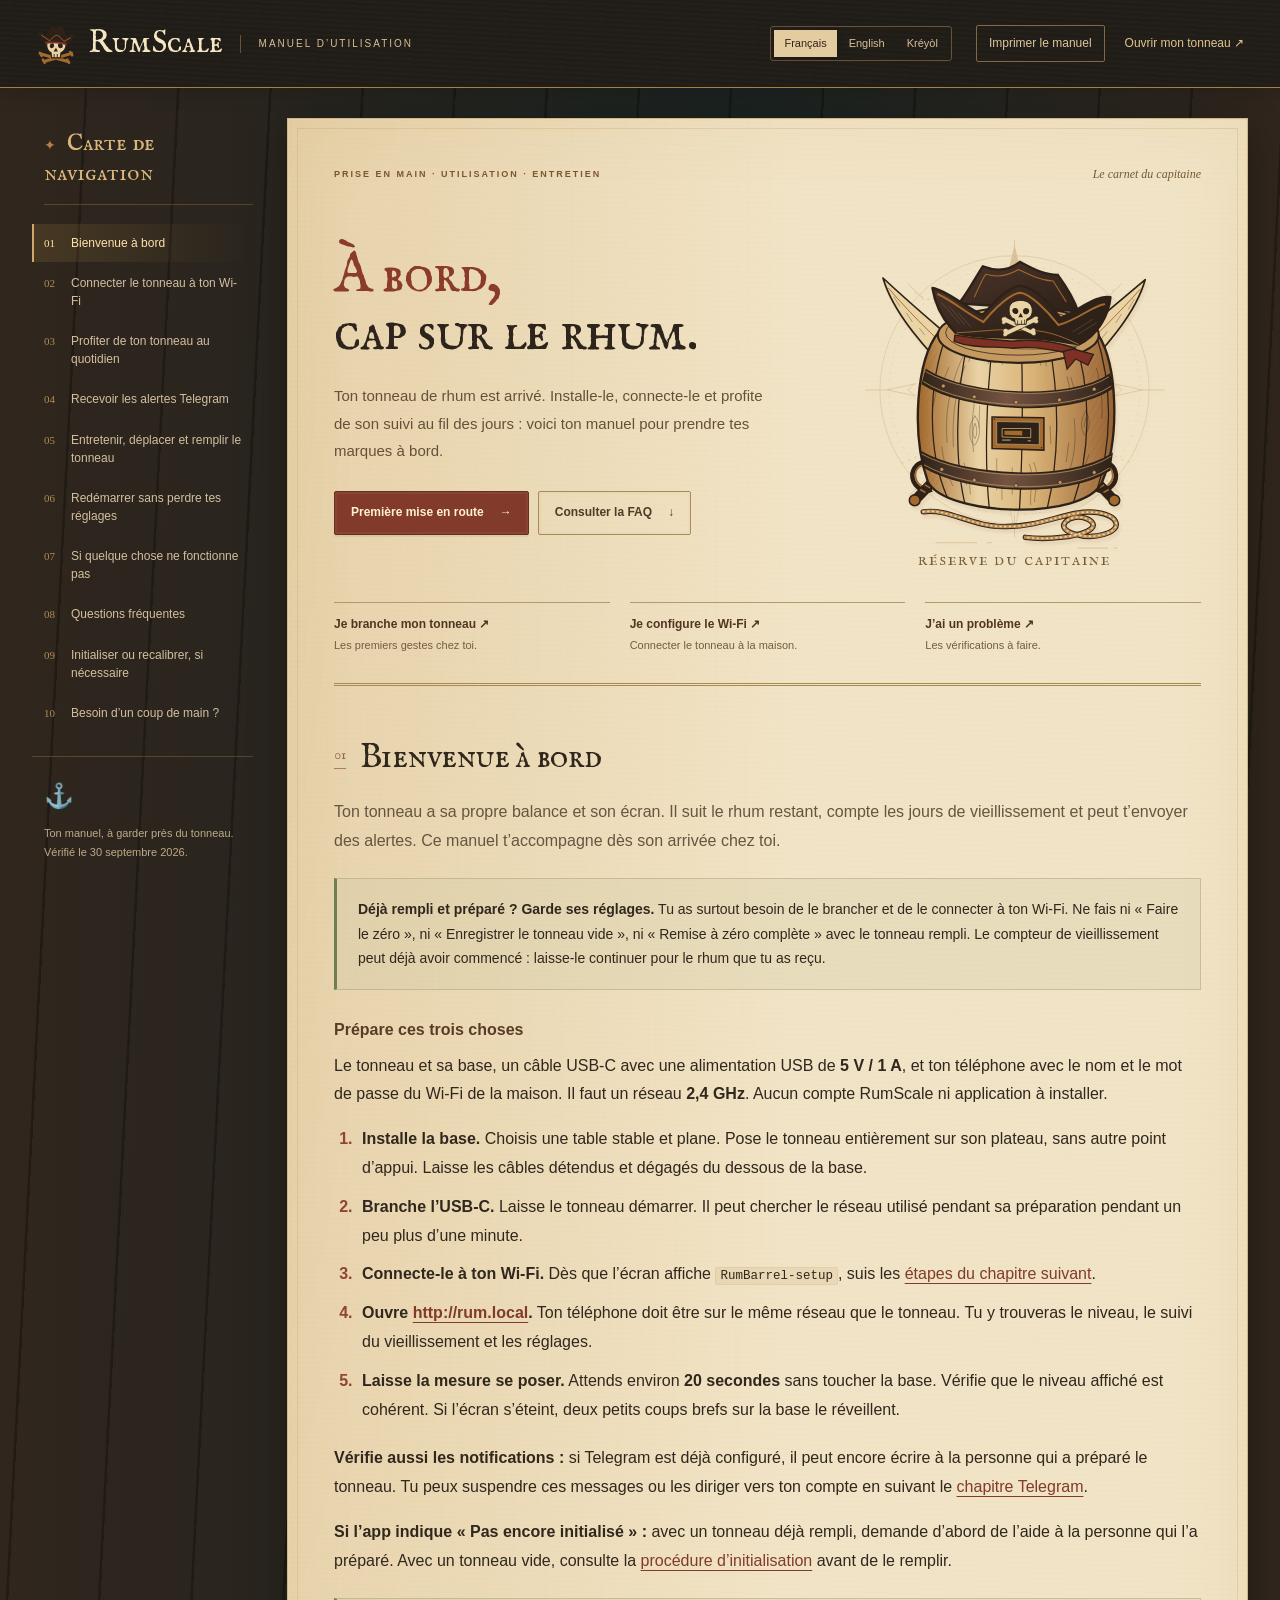
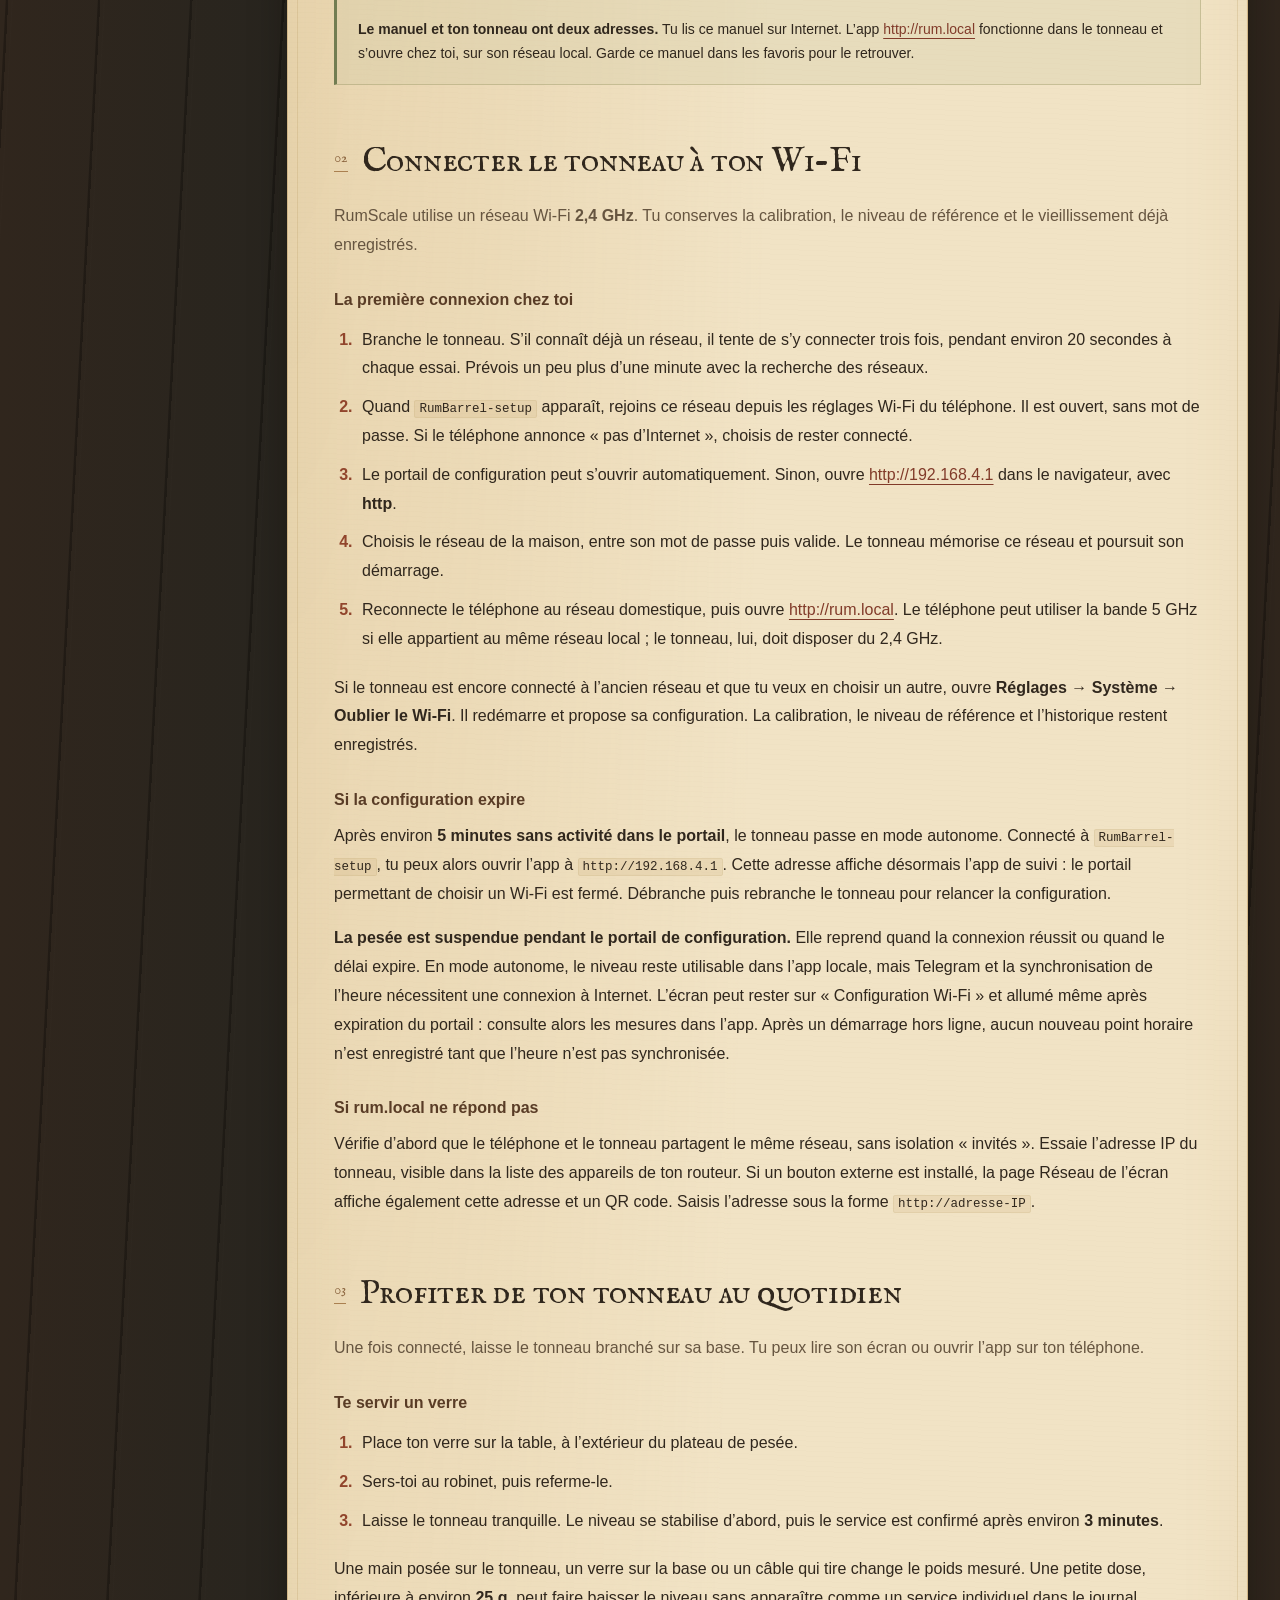
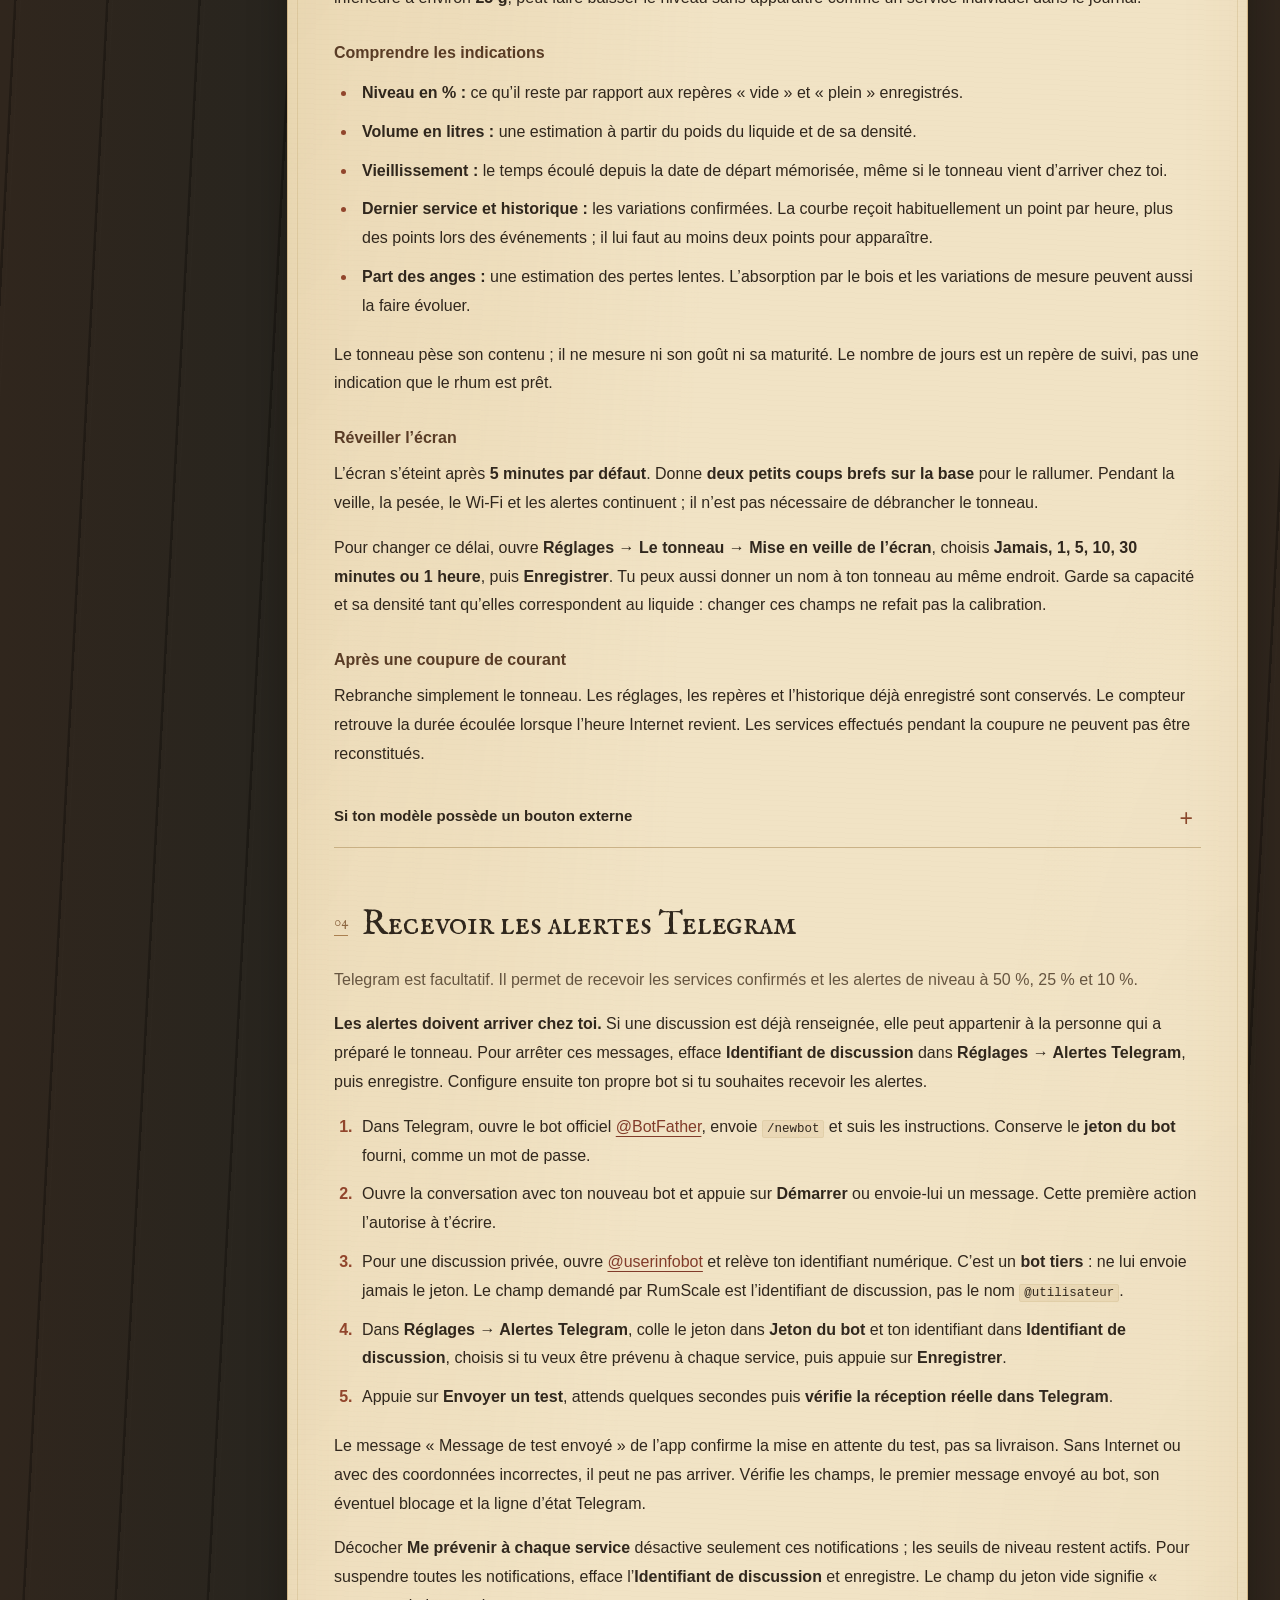
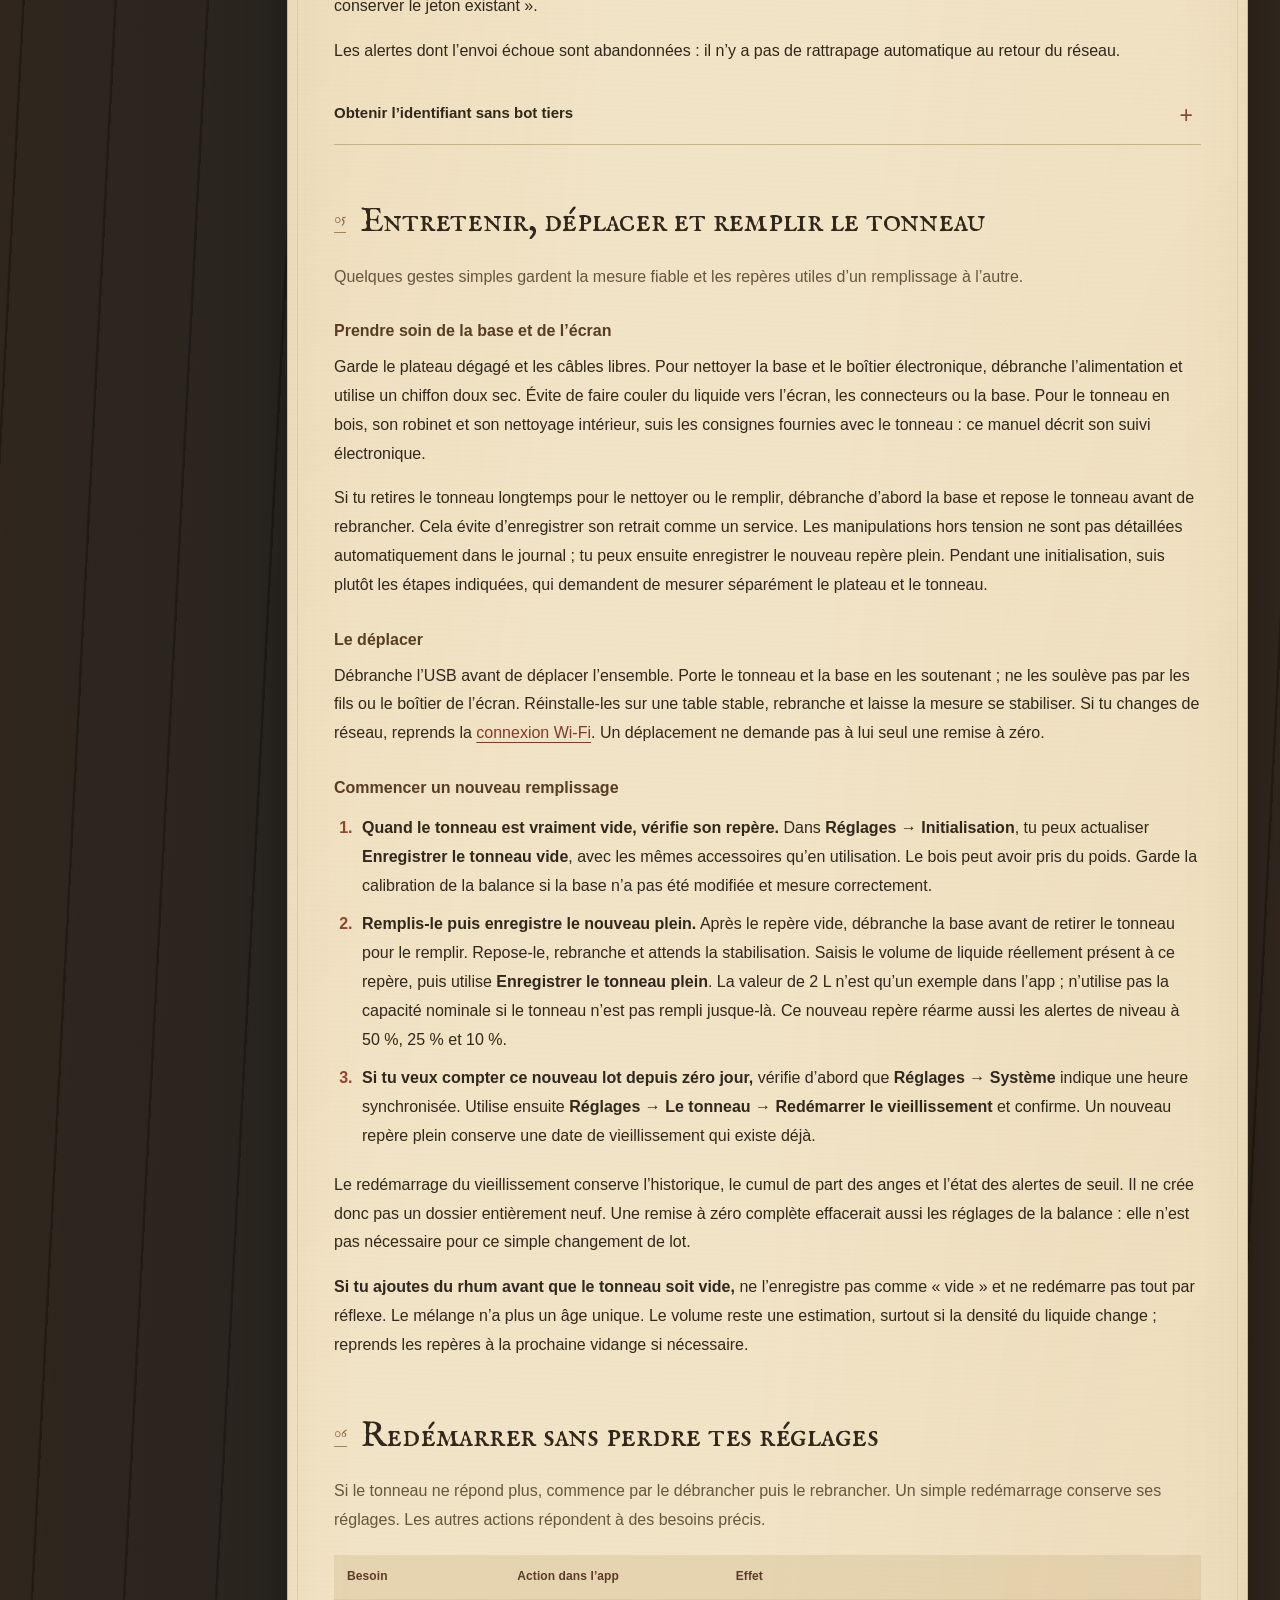
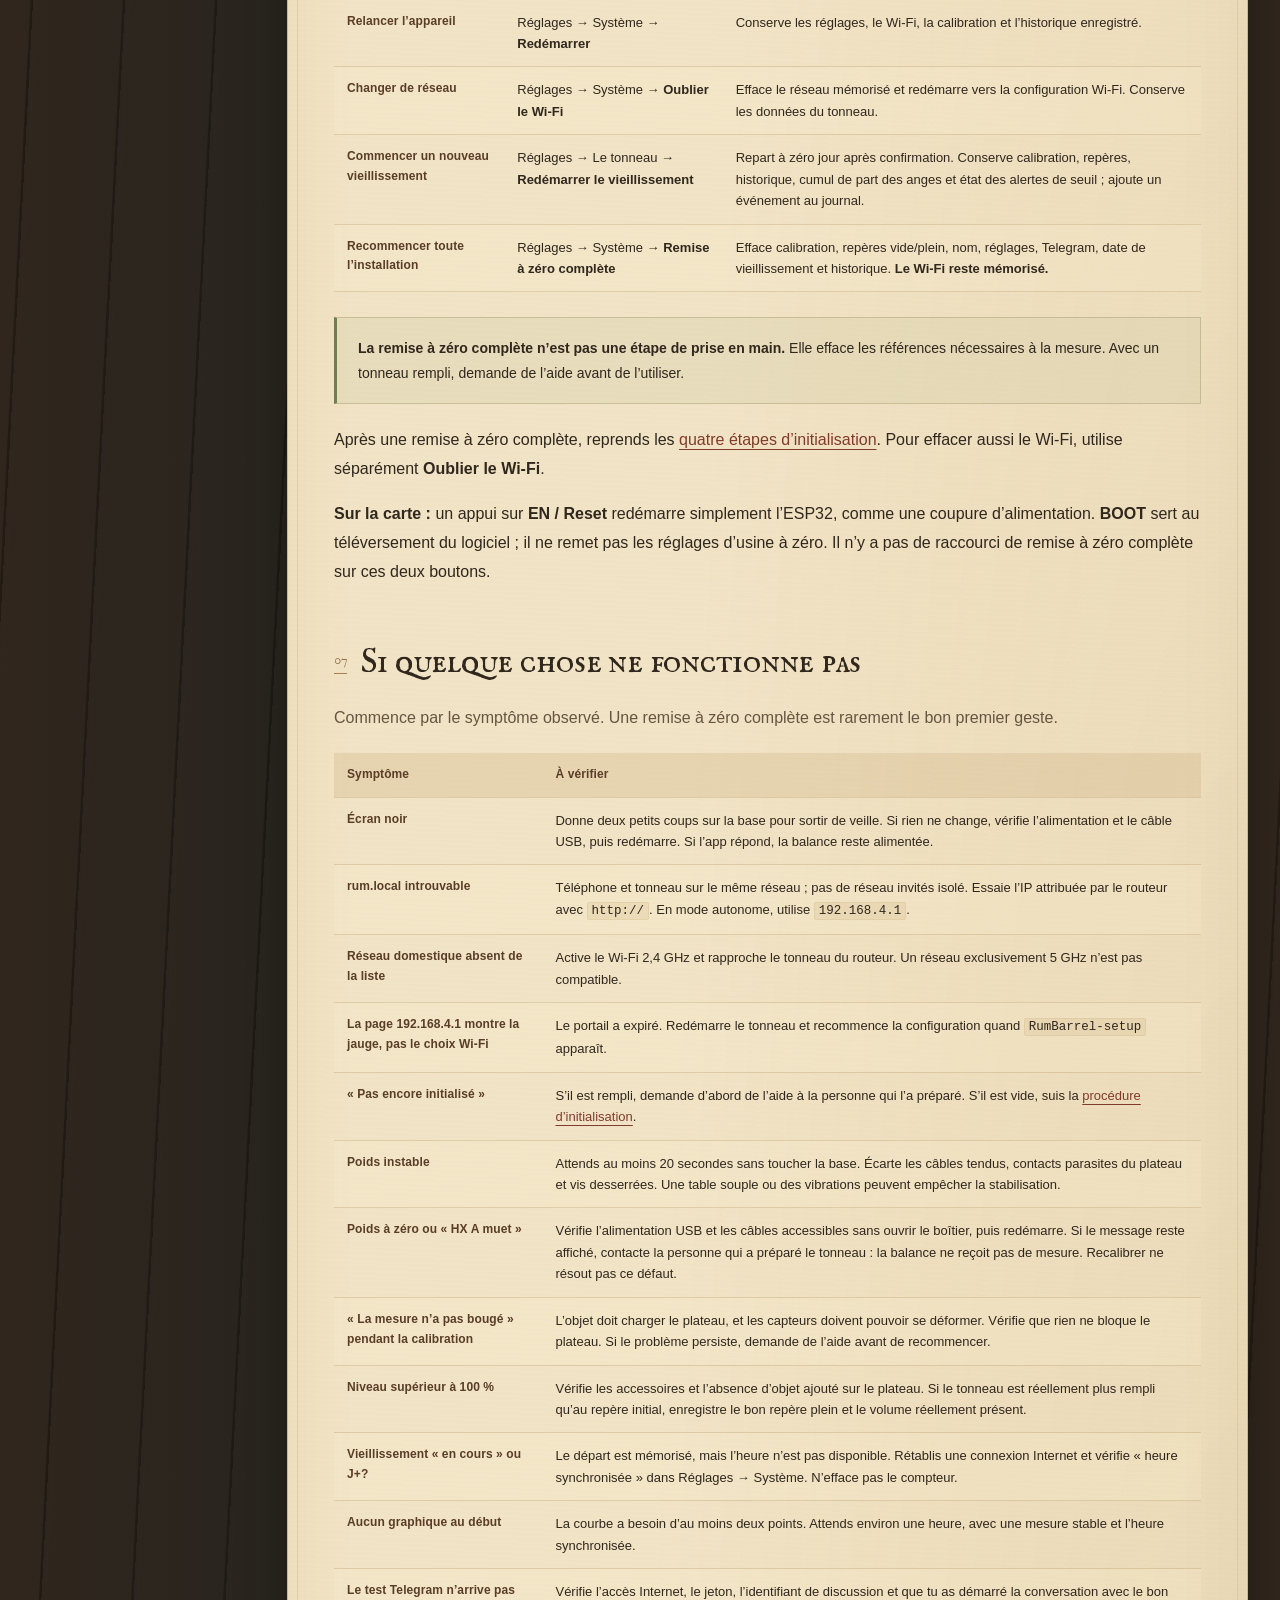
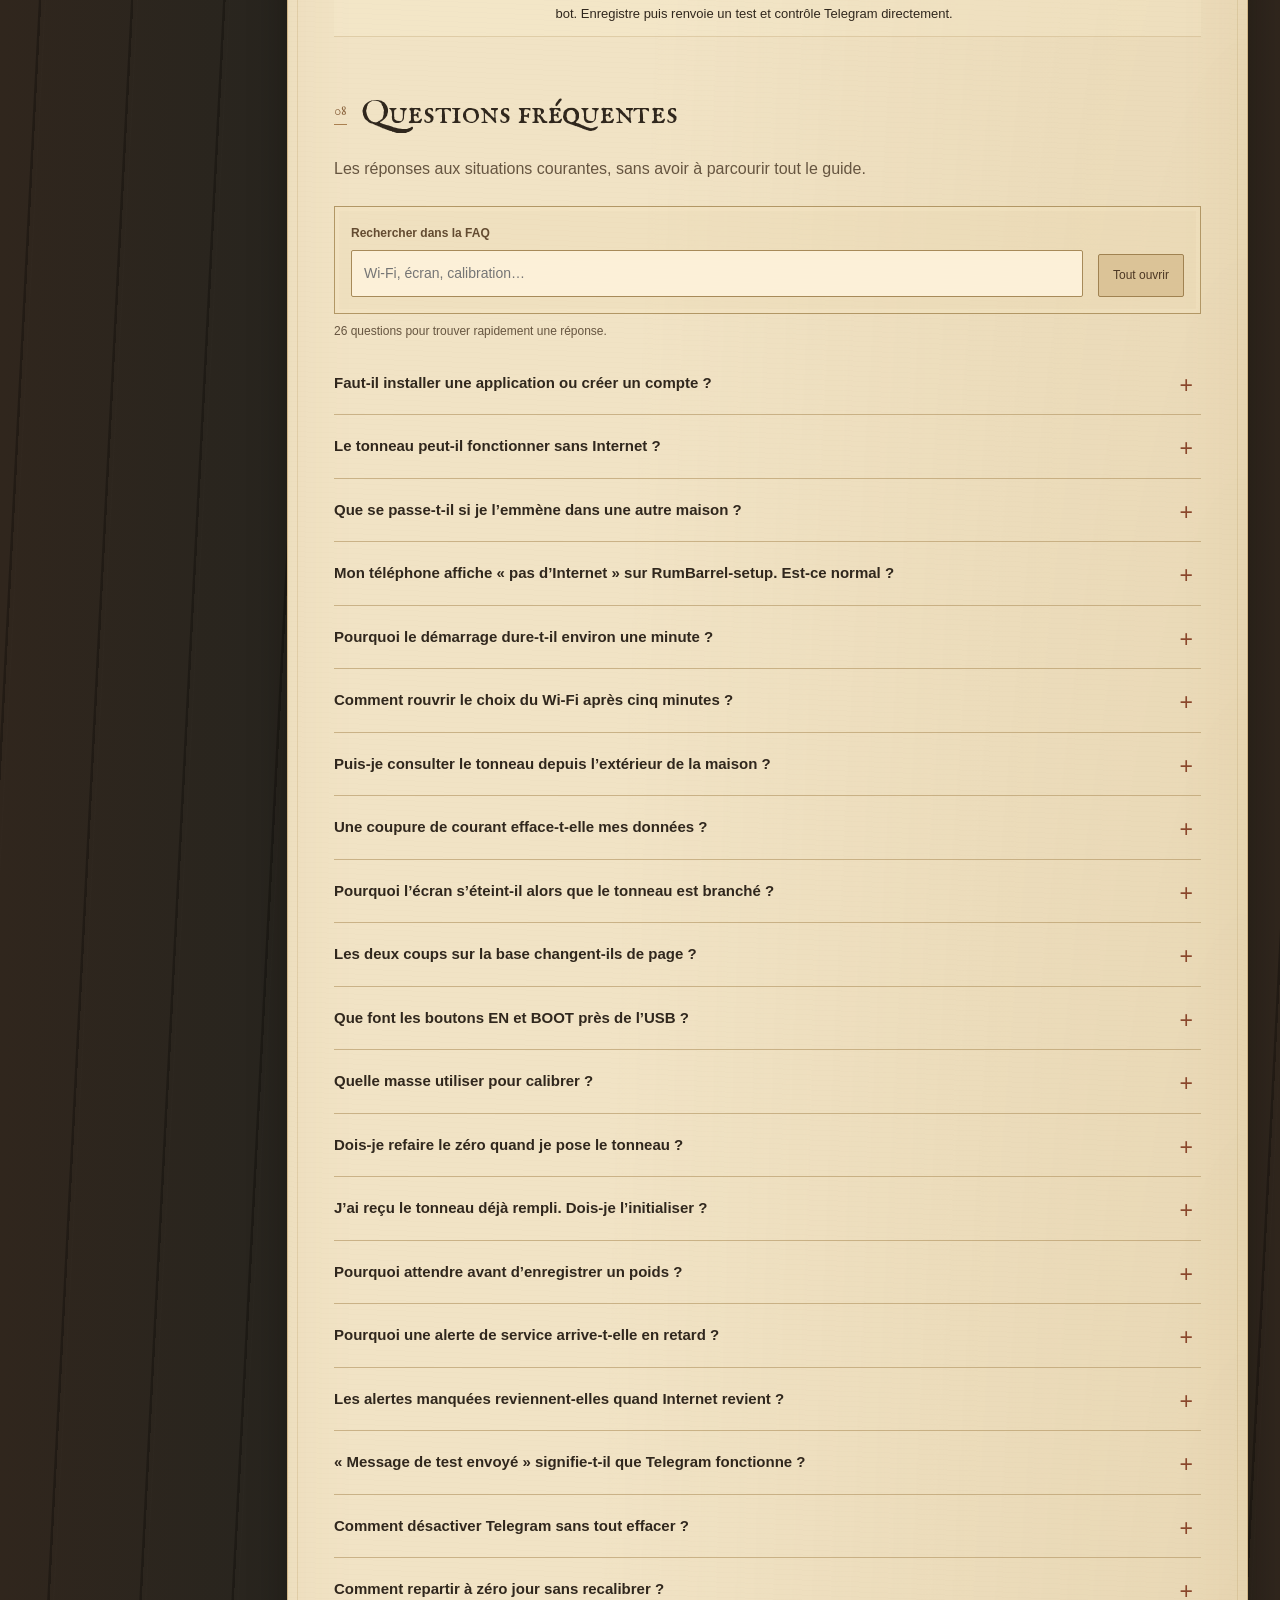
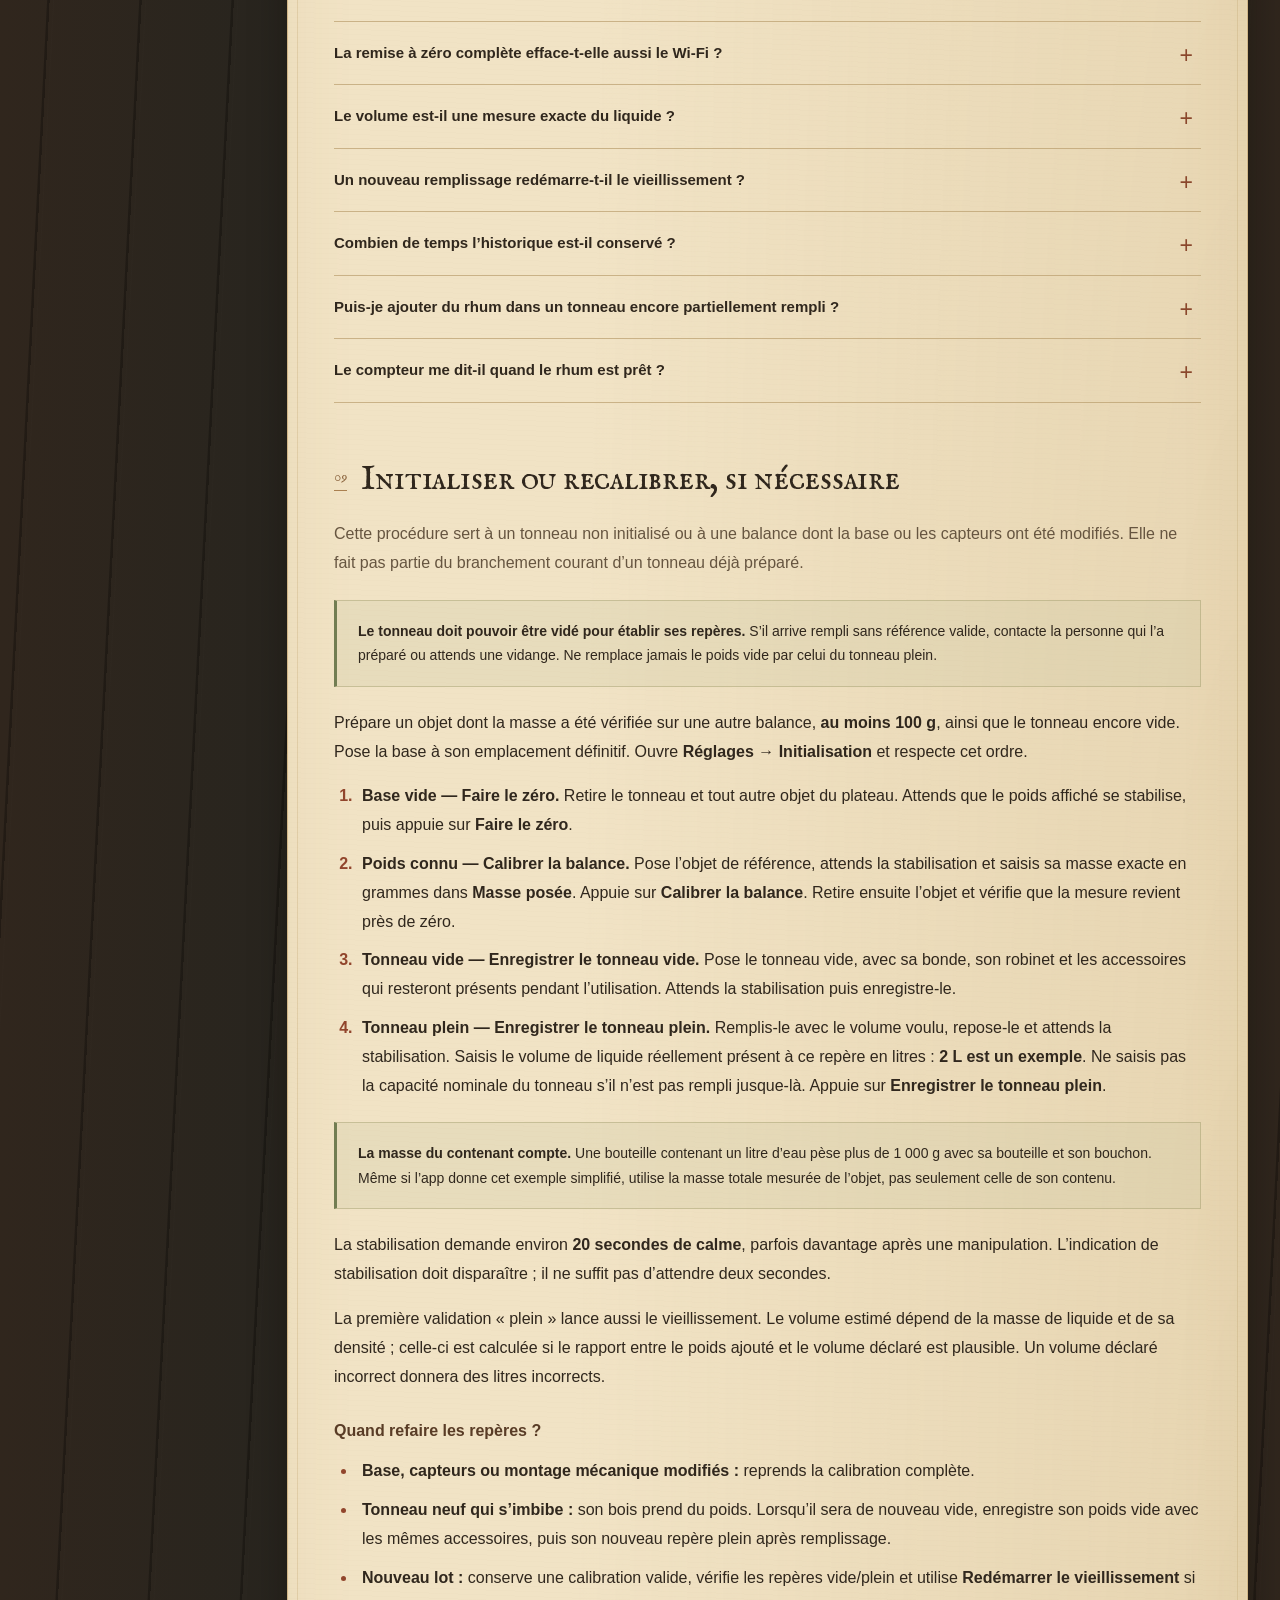
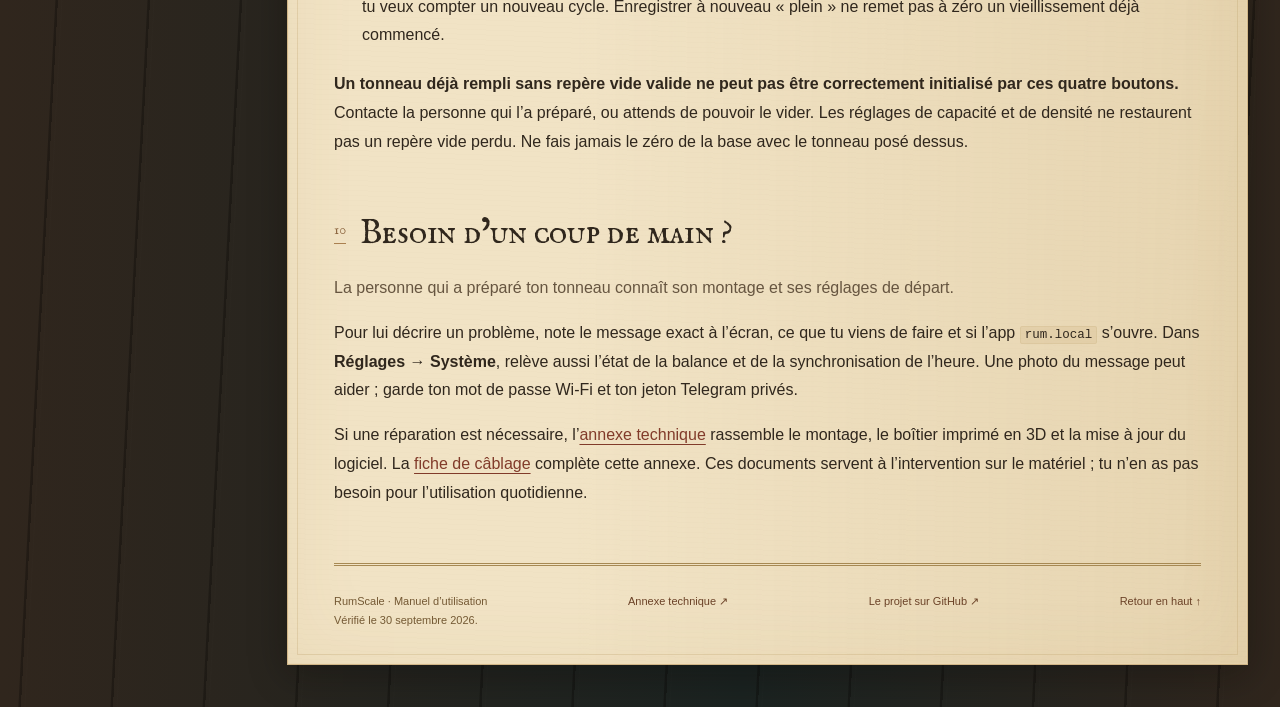
<file: docs/index.html>
<!doctype html>
<html lang="fr">
<head>
<meta charset="utf-8">
<meta name="viewport" content="width=device-width, initial-scale=1">
<meta name="description" content="RumScale — Manuel d’utilisation. Ton tonneau de rhum est arrivé. Installe-le, connecte-le et profite de son suivi au fil des jours : voici ton manuel pour prendre tes marques à bord.">
<meta name="theme-color" content="#201d18">
<title>RumScale — Manuel d’utilisation</title>
<link rel="canonical" href="https://pbouffaut.github.io/RumScale/">
<link rel="alternate" hreflang="fr" href="https://pbouffaut.github.io/RumScale/">
<link rel="alternate" hreflang="en" href="https://pbouffaut.github.io/RumScale/en/">
<link rel="alternate" hreflang="gcf" href="https://pbouffaut.github.io/RumScale/gcf/">
<link rel="alternate" hreflang="x-default" href="https://pbouffaut.github.io/RumScale/">
<link rel="icon" type="image/svg+xml" href="assets/pirate-mark.svg">
<link rel="stylesheet" href="assets/guide.css">
<script id="guide-strings" type="application/json">{"searchLabel": "Rechercher dans la FAQ", "searchPlaceholder": "Wi-Fi, écran, calibration…", "expand": "Tout ouvrir", "collapse": "Tout fermer", "empty": "Aucune réponse trouvée. Essaie un autre mot, ou consulte le dépannage ci-dessus.", "count": "{total} questions pour trouver rapidement une réponse.", "resultOne": "{n} réponse sur {total}", "resultMany": "{n} réponses sur {total}"}</script>
<script src="assets/guide.js" defer></script>
</head>
<body id="haut">
<a class="skip" href="#contenu">Aller au contenu</a>
<div class="reading-progress" aria-hidden="true"></div>
<header class="topbar">
<a class="brand" href="#haut" aria-label="RumScale"><img src="assets/pirate-mark.svg" alt="" width="40" height="45"><strong>RumScale</strong><span>Manuel d’utilisation</span></a>
<nav class="language-switch" aria-label="Langue du guide"><a href="index.html" lang="fr" hreflang="fr" data-guide-lang="fr" aria-current="page">Français</a><a href="en/index.html" lang="en" hreflang="en" data-guide-lang="en">English</a><a href="gcf/index.html" lang="gcf" hreflang="gcf" data-guide-lang="gcf" title="Kréyòl Gwadloup">Kréyòl</a></nav>
<div class="top-actions"><button class="print-button" type="button">Imprimer le manuel</button><a class="local-link" href="http://rum.local/">Ouvrir mon tonneau ↗</a></div>
</header>
<details class="mobile-nav"><summary>Sommaire du manuel</summary><nav aria-label="Sommaire du manuel"><a href="#demarrage">Bienvenue à bord</a>
<a href="#wifi">Connecter le tonneau à ton Wi-Fi</a>
<a href="#quotidien">Profiter de ton tonneau au quotidien</a>
<a href="#telegram">Recevoir les alertes Telegram</a>
<a href="#entretien">Entretenir, déplacer et remplir le tonneau</a>
<a href="#reinitialisation">Redémarrer sans perdre tes réglages</a>
<a href="#depannage">Si quelque chose ne fonctionne pas</a>
<a href="#faq">Questions fréquentes</a>
<a href="#calibration">Initialiser ou recalibrer, si nécessaire</a>
<a href="#assistance">Besoin d’un coup de main ?</a></nav></details>
<div class="layout">
<aside class="sidebar"><p class="nav-title">Carte de navigation</p><nav aria-label="Sommaire du manuel"><a href="#demarrage">Bienvenue à bord</a>
<a href="#wifi">Connecter le tonneau à ton Wi-Fi</a>
<a href="#quotidien">Profiter de ton tonneau au quotidien</a>
<a href="#telegram">Recevoir les alertes Telegram</a>
<a href="#entretien">Entretenir, déplacer et remplir le tonneau</a>
<a href="#reinitialisation">Redémarrer sans perdre tes réglages</a>
<a href="#depannage">Si quelque chose ne fonctionne pas</a>
<a href="#faq">Questions fréquentes</a>
<a href="#calibration">Initialiser ou recalibrer, si nécessaire</a>
<a href="#assistance">Besoin d’un coup de main ?</a></nav><p class="nav-note">Ton manuel, à garder près du tonneau.<br>Vérifié le 30 septembre 2026.</p></aside>
<main id="contenu" class="main">
<div class="hero">
<div class="hero-topline"><p class="eyebrow">Prise en main · Utilisation · Entretien</p><span class="hero-edition">Le carnet du capitaine</span></div>
<div class="hero-grid"><div class="hero-copy"><h1><span>À bord,</span><br>cap sur le rhum.</h1><p class="intro">Ton tonneau de rhum est arrivé. Installe-le, connecte-le et profite de son suivi au fil des jours : voici ton manuel pour prendre tes marques à bord.</p><div class="hero-links"><a class="button" href="#demarrage">Première mise en route <span aria-hidden="true">→</span></a><a class="button secondary" href="#faq">Consulter la FAQ <span aria-hidden="true">↓</span></a></div></div><figure class="hero-art" aria-hidden="true"><img src="assets/pirate-barrel.svg" width="420" height="460" alt=""><figcaption>Réserve du capitaine</figcaption></figure></div>
<div class="quick-paths"><a href="#demarrage"><strong>Je branche mon tonneau ↗</strong>Les premiers gestes chez toi.</a><a href="#wifi"><strong>Je configure le Wi-Fi ↗</strong>Connecter le tonneau à la maison.</a><a href="#depannage"><strong>J’ai un problème ↗</strong>Les vérifications à faire.</a></div>
<p class="print-note">RumScale — Manuel d’utilisation · Vérifié le 30 septembre 2026.</p></div>
<section id="demarrage" aria-labelledby="titre-demarrage">
  <h2 id="titre-demarrage">Bienvenue à bord</h2>
  <p class="lead">Ton tonneau a sa propre balance et son écran. Il suit le rhum restant, compte les jours de vieillissement et peut t’envoyer des alertes. Ce manuel t’accompagne dès son arrivée chez toi.</p>
  <aside class="callout"><strong>Déjà rempli et préparé ? Garde ses réglages.</strong> Tu as surtout besoin de le brancher et de le connecter à ton Wi-Fi. Ne fais ni « Faire le zéro », ni « Enregistrer le tonneau vide », ni « Remise à zéro complète » avec le tonneau rempli. Le compteur de vieillissement peut déjà avoir commencé : laisse-le continuer pour le rhum que tu as reçu.</aside>
  <h3>Prépare ces trois choses</h3>
  <p>Le tonneau et sa base, un câble USB-C avec une alimentation USB de <strong>5 V / 1 A</strong>, et ton téléphone avec le nom et le mot de passe du Wi-Fi de la maison. Il faut un réseau <strong>2,4 GHz</strong>. Aucun compte RumScale ni application à installer.</p>
  <ol class="steps">
    <li><strong>Installe la base.</strong> Choisis une table stable et plane. Pose le tonneau entièrement sur son plateau, sans autre point d’appui. Laisse les câbles détendus et dégagés du dessous de la base.</li>
    <li><strong>Branche l’USB-C.</strong> Laisse le tonneau démarrer. Il peut chercher le réseau utilisé pendant sa préparation pendant un peu plus d’une minute.</li>
    <li><strong>Connecte-le à ton Wi-Fi.</strong> Dès que l’écran affiche <code>RumBarrel-setup</code>, suis les <a href="#wifi">étapes du chapitre suivant</a>.</li>
    <li><strong>Ouvre <a href="http://rum.local/">http://rum.local</a>.</strong> Ton téléphone doit être sur le même réseau que le tonneau. Tu y trouveras le niveau, le suivi du vieillissement et les réglages.</li>
    <li><strong>Laisse la mesure se poser.</strong> Attends environ <strong>20 secondes</strong> sans toucher la base. Vérifie que le niveau affiché est cohérent. Si l’écran s’éteint, deux petits coups brefs sur la base le réveillent.</li>
  </ol>
  <p><strong>Vérifie aussi les notifications :</strong> si Telegram est déjà configuré, il peut encore écrire à la personne qui a préparé le tonneau. Tu peux suspendre ces messages ou les diriger vers ton compte en suivant le <a href="#telegram">chapitre Telegram</a>.</p>
  <p><strong>Si l’app indique « Pas encore initialisé » :</strong> avec un tonneau déjà rempli, demande d’abord de l’aide à la personne qui l’a préparé. Avec un tonneau vide, consulte la <a href="#calibration">procédure d’initialisation</a> avant de le remplir.</p>
  <aside class="callout"><strong>Le manuel et ton tonneau ont deux adresses.</strong> Tu lis ce manuel sur Internet. L’app <a href="http://rum.local/">http://rum.local</a> fonctionne dans le tonneau et s’ouvre chez toi, sur son réseau local. Garde ce manuel dans les favoris pour le retrouver.</aside>
</section>

<section id="wifi" aria-labelledby="titre-wifi">
  <h2 id="titre-wifi">Connecter le tonneau à ton Wi-Fi</h2>
  <p class="lead">RumScale utilise un réseau Wi-Fi <strong>2,4 GHz</strong>. Tu conserves la calibration, le niveau de référence et le vieillissement déjà enregistrés.</p>
  <h3>La première connexion chez toi</h3>
  <ol>
    <li>Branche le tonneau. S’il connaît déjà un réseau, il tente de s’y connecter trois fois, pendant environ 20 secondes à chaque essai. Prévois un peu plus d’une minute avec la recherche des réseaux.</li>
    <li>Quand <code>RumBarrel-setup</code> apparaît, rejoins ce réseau depuis les réglages Wi-Fi du téléphone. Il est ouvert, sans mot de passe. Si le téléphone annonce « pas d’Internet », choisis de rester connecté.</li>
    <li>Le portail de configuration peut s’ouvrir automatiquement. Sinon, ouvre <a href="http://192.168.4.1/">http://192.168.4.1</a> dans le navigateur, avec <strong>http</strong>.</li>
    <li>Choisis le réseau de la maison, entre son mot de passe puis valide. Le tonneau mémorise ce réseau et poursuit son démarrage.</li>
    <li>Reconnecte le téléphone au réseau domestique, puis ouvre <a href="http://rum.local/">http://rum.local</a>. Le téléphone peut utiliser la bande 5 GHz si elle appartient au même réseau local ; le tonneau, lui, doit disposer du 2,4 GHz.</li>
  </ol>
  <p>Si le tonneau est encore connecté à l’ancien réseau et que tu veux en choisir un autre, ouvre <strong>Réglages → Système → Oublier le Wi-Fi</strong>. Il redémarre et propose sa configuration. La calibration, le niveau de référence et l’historique restent enregistrés.</p>
  <h3>Si la configuration expire</h3>
  <p>Après environ <strong>5 minutes sans activité dans le portail</strong>, le tonneau passe en mode autonome. Connecté à <code>RumBarrel-setup</code>, tu peux alors ouvrir l’app à <code>http://192.168.4.1</code>. Cette adresse affiche désormais l’app de suivi : le portail permettant de choisir un Wi-Fi est fermé. Débranche puis rebranche le tonneau pour relancer la configuration.</p>
  <p><strong>La pesée est suspendue pendant le portail de configuration.</strong> Elle reprend quand la connexion réussit ou quand le délai expire. En mode autonome, le niveau reste utilisable dans l’app locale, mais Telegram et la synchronisation de l’heure nécessitent une connexion à Internet. L’écran peut rester sur « Configuration Wi-Fi » et allumé même après expiration du portail : consulte alors les mesures dans l’app. Après un démarrage hors ligne, aucun nouveau point horaire n’est enregistré tant que l’heure n’est pas synchronisée.</p>
  <h3>Si rum.local ne répond pas</h3>
  <p>Vérifie d’abord que le téléphone et le tonneau partagent le même réseau, sans isolation « invités ». Essaie l’adresse IP du tonneau, visible dans la liste des appareils de ton routeur. Si un bouton externe est installé, la page Réseau de l’écran affiche également cette adresse et un QR code. Saisis l’adresse sous la forme <code>http://adresse-IP</code>.</p>
</section>

<section id="quotidien" aria-labelledby="titre-quotidien">
  <h2 id="titre-quotidien">Profiter de ton tonneau au quotidien</h2>
  <p class="lead">Une fois connecté, laisse le tonneau branché sur sa base. Tu peux lire son écran ou ouvrir l’app sur ton téléphone.</p>
  <h3>Te servir un verre</h3>
  <ol>
    <li>Place ton verre sur la table, à l’extérieur du plateau de pesée.</li>
    <li>Sers-toi au robinet, puis referme-le.</li>
    <li>Laisse le tonneau tranquille. Le niveau se stabilise d’abord, puis le service est confirmé après environ <strong>3 minutes</strong>.</li>
  </ol>
  <p>Une main posée sur le tonneau, un verre sur la base ou un câble qui tire change le poids mesuré. Une petite dose, inférieure à environ <strong>25 g</strong>, peut faire baisser le niveau sans apparaître comme un service individuel dans le journal.</p>
  <h3>Comprendre les indications</h3>
  <ul>
    <li><strong>Niveau en % :</strong> ce qu’il reste par rapport aux repères « vide » et « plein » enregistrés.</li>
    <li><strong>Volume en litres :</strong> une estimation à partir du poids du liquide et de sa densité.</li>
    <li><strong>Vieillissement :</strong> le temps écoulé depuis la date de départ mémorisée, même si le tonneau vient d’arriver chez toi.</li>
    <li><strong>Dernier service et historique :</strong> les variations confirmées. La courbe reçoit habituellement un point par heure, plus des points lors des événements ; il lui faut au moins deux points pour apparaître.</li>
    <li><strong>Part des anges :</strong> une estimation des pertes lentes. L’absorption par le bois et les variations de mesure peuvent aussi la faire évoluer.</li>
  </ul>
  <p>Le tonneau pèse son contenu ; il ne mesure ni son goût ni sa maturité. Le nombre de jours est un repère de suivi, pas une indication que le rhum est prêt.</p>
  <h3>Réveiller l’écran</h3>
  <p>L’écran s’éteint après <strong>5 minutes par défaut</strong>. Donne <strong>deux petits coups brefs sur la base</strong> pour le rallumer. Pendant la veille, la pesée, le Wi-Fi et les alertes continuent ; il n’est pas nécessaire de débrancher le tonneau.</p>
  <p>Pour changer ce délai, ouvre <strong>Réglages → Le tonneau → Mise en veille de l’écran</strong>, choisis <strong>Jamais, 1, 5, 10, 30 minutes ou 1 heure</strong>, puis <strong>Enregistrer</strong>. Tu peux aussi donner un nom à ton tonneau au même endroit. Garde sa capacité et sa densité tant qu’elles correspondent au liquide : changer ces champs ne refait pas la calibration.</p>
  <h3>Après une coupure de courant</h3>
  <p>Rebranche simplement le tonneau. Les réglages, les repères et l’historique déjà enregistré sont conservés. Le compteur retrouve la durée écoulée lorsque l’heure Internet revient. Les services effectués pendant la coupure ne peuvent pas être reconstitués.</p>
  <details class="faq-item"><summary>Si ton modèle possède un bouton externe</summary><div><p>Un appui court réveille l’écran ou passe à la page suivante : niveau, vieillissement, réseau et diagnostic. L’écran revient à la page principale après environ 30 secondes. Un appui maintenu affiche une confirmation après 3 secondes et redémarre le vieillissement à 6 secondes ; relâche avant la fin pour annuler. Les deux petits coups sur la base réveillent seulement l’écran. Les boutons <strong>EN</strong> et <strong>BOOT</strong> près de l’USB ont un autre rôle, expliqué dans la FAQ.</p></div></details>
</section>

<section id="telegram" aria-labelledby="titre-telegram">
  <h2 id="titre-telegram">Recevoir les alertes Telegram</h2>
  <p class="lead">Telegram est facultatif. Il permet de recevoir les services confirmés et les alertes de niveau à 50 %, 25 % et 10 %.</p>
  <p><strong>Les alertes doivent arriver chez toi.</strong> Si une discussion est déjà renseignée, elle peut appartenir à la personne qui a préparé le tonneau. Pour arrêter ces messages, efface <strong>Identifiant de discussion</strong> dans <strong>Réglages → Alertes Telegram</strong>, puis enregistre. Configure ensuite ton propre bot si tu souhaites recevoir les alertes.</p>
  <ol>
    <li>Dans Telegram, ouvre le bot officiel <a href="https://t.me/BotFather">@BotFather</a>, envoie <code>/newbot</code> et suis les instructions. Conserve le <strong>jeton du bot</strong> fourni, comme un mot de passe.</li>
    <li>Ouvre la conversation avec ton nouveau bot et appuie sur <strong>Démarrer</strong> ou envoie-lui un message. Cette première action l’autorise à t’écrire.</li>
    <li>Pour une discussion privée, ouvre <a href="https://t.me/userinfobot">@userinfobot</a> et relève ton identifiant numérique. C’est un <strong>bot tiers</strong> : ne lui envoie jamais le jeton. Le champ demandé par RumScale est l’identifiant de discussion, pas le nom <code>@utilisateur</code>.</li>
    <li>Dans <strong>Réglages → Alertes Telegram</strong>, colle le jeton dans <strong>Jeton du bot</strong> et ton identifiant dans <strong>Identifiant de discussion</strong>, choisis si tu veux être prévenu à chaque service, puis appuie sur <strong>Enregistrer</strong>.</li>
    <li>Appuie sur <strong>Envoyer un test</strong>, attends quelques secondes puis <strong>vérifie la réception réelle dans Telegram</strong>.</li>
  </ol>
  <p>Le message « Message de test envoyé » de l’app confirme la mise en attente du test, pas sa livraison. Sans Internet ou avec des coordonnées incorrectes, il peut ne pas arriver. Vérifie les champs, le premier message envoyé au bot, son éventuel blocage et la ligne d’état Telegram.</p>
  <p>Décocher <strong>Me prévenir à chaque service</strong> désactive seulement ces notifications ; les seuils de niveau restent actifs. Pour suspendre toutes les notifications, efface l’<strong>Identifiant de discussion</strong> et enregistre. Le champ du jeton vide signifie « conserver le jeton existant ».</p>
  <p>Les alertes dont l’envoi échoue sont abandonnées : il n’y a pas de rattrapage automatique au retour du réseau.</p>
  <details class="faq-item">
    <summary>Obtenir l’identifiant sans bot tiers</summary>
    <div>
      <p>Après avoir envoyé un message privé à ton nouveau bot, ouvre en navigation privée l’adresse ci-dessous en remplaçant <code>TON_JETON</code> par le jeton reçu de BotFather. Ne partage pas cette adresse personnalisée.</p>
      <pre><code>https://api.telegram.org/botTON_JETON/getUpdates</code></pre>
      <p>Dans la réponse, repère ton message et le nombre contenu dans <code>message → chat → id</code>. Copie ce nombre dans <strong>Identifiant de discussion</strong>, puis ferme la fenêtre privée. Si <code>result</code> est vide, envoie un nouveau message au bot et actualise. Cette procédure suppose un bot neuf, réservé à RumScale, sans autre application qui reçoit ses messages.</p>
      <p>Références : <a href="https://core.telegram.org/bots/tutorial">création d’un bot Telegram</a> et <a href="https://core.telegram.org/bots/api#getupdates">méthode officielle getUpdates</a>.</p>
    </div>
  </details>
</section>

<section id="entretien" aria-labelledby="titre-entretien">
  <h2 id="titre-entretien">Entretenir, déplacer et remplir le tonneau</h2>
  <p class="lead">Quelques gestes simples gardent la mesure fiable et les repères utiles d’un remplissage à l’autre.</p>
  <h3>Prendre soin de la base et de l’écran</h3>
  <p>Garde le plateau dégagé et les câbles libres. Pour nettoyer la base et le boîtier électronique, débranche l’alimentation et utilise un chiffon doux sec. Évite de faire couler du liquide vers l’écran, les connecteurs ou la base. Pour le tonneau en bois, son robinet et son nettoyage intérieur, suis les consignes fournies avec le tonneau : ce manuel décrit son suivi électronique.</p>
  <p>Si tu retires le tonneau longtemps pour le nettoyer ou le remplir, débranche d’abord la base et repose le tonneau avant de rebrancher. Cela évite d’enregistrer son retrait comme un service. Les manipulations hors tension ne sont pas détaillées automatiquement dans le journal ; tu peux ensuite enregistrer le nouveau repère plein. Pendant une initialisation, suis plutôt les étapes indiquées, qui demandent de mesurer séparément le plateau et le tonneau.</p>
  <h3>Le déplacer</h3>
  <p>Débranche l’USB avant de déplacer l’ensemble. Porte le tonneau et la base en les soutenant ; ne les soulève pas par les fils ou le boîtier de l’écran. Réinstalle-les sur une table stable, rebranche et laisse la mesure se stabiliser. Si tu changes de réseau, reprends la <a href="#wifi">connexion Wi-Fi</a>. Un déplacement ne demande pas à lui seul une remise à zéro.</p>
  <h3>Commencer un nouveau remplissage</h3>
  <ol>
    <li><strong>Quand le tonneau est vraiment vide, vérifie son repère.</strong> Dans <strong>Réglages → Initialisation</strong>, tu peux actualiser <strong>Enregistrer le tonneau vide</strong>, avec les mêmes accessoires qu’en utilisation. Le bois peut avoir pris du poids. Garde la calibration de la balance si la base n’a pas été modifiée et mesure correctement.</li>
    <li><strong>Remplis-le puis enregistre le nouveau plein.</strong> Après le repère vide, débranche la base avant de retirer le tonneau pour le remplir. Repose-le, rebranche et attends la stabilisation. Saisis le volume de liquide réellement présent à ce repère, puis utilise <strong>Enregistrer le tonneau plein</strong>. La valeur de 2 L n’est qu’un exemple dans l’app ; n’utilise pas la capacité nominale si le tonneau n’est pas rempli jusque-là. Ce nouveau repère réarme aussi les alertes de niveau à 50 %, 25 % et 10 %.</li>
    <li><strong>Si tu veux compter ce nouveau lot depuis zéro jour,</strong> vérifie d’abord que <strong>Réglages → Système</strong> indique une heure synchronisée. Utilise ensuite <strong>Réglages → Le tonneau → Redémarrer le vieillissement</strong> et confirme. Un nouveau repère plein conserve une date de vieillissement qui existe déjà.</li>
  </ol>
  <p>Le redémarrage du vieillissement conserve l’historique, le cumul de part des anges et l’état des alertes de seuil. Il ne crée donc pas un dossier entièrement neuf. Une remise à zéro complète effacerait aussi les réglages de la balance : elle n’est pas nécessaire pour ce simple changement de lot.</p>
  <p><strong>Si tu ajoutes du rhum avant que le tonneau soit vide,</strong> ne l’enregistre pas comme « vide » et ne redémarre pas tout par réflexe. Le mélange n’a plus un âge unique. Le volume reste une estimation, surtout si la densité du liquide change ; reprends les repères à la prochaine vidange si nécessaire.</p>
</section>

<section id="reinitialisation" aria-labelledby="titre-reinitialisation">
  <h2 id="titre-reinitialisation">Redémarrer sans perdre tes réglages</h2>
  <p class="lead">Si le tonneau ne répond plus, commence par le débrancher puis le rebrancher. Un simple redémarrage conserve ses réglages. Les autres actions répondent à des besoins précis.</p>
  <div class="table-wrap">
    <table>
      <thead><tr><th scope="col">Besoin</th><th scope="col">Action dans l’app</th><th scope="col">Effet</th></tr></thead>
      <tbody>
        <tr><th scope="row">Relancer l’appareil</th><td>Réglages → Système → <strong>Redémarrer</strong></td><td>Conserve les réglages, le Wi-Fi, la calibration et l’historique enregistré.</td></tr>
        <tr><th scope="row">Changer de réseau</th><td>Réglages → Système → <strong>Oublier le Wi-Fi</strong></td><td>Efface le réseau mémorisé et redémarre vers la configuration Wi-Fi. Conserve les données du tonneau.</td></tr>
        <tr><th scope="row">Commencer un nouveau vieillissement</th><td>Réglages → Le tonneau → <strong>Redémarrer le vieillissement</strong></td><td>Repart à zéro jour après confirmation. Conserve calibration, repères, historique, cumul de part des anges et état des alertes de seuil ; ajoute un événement au journal.</td></tr>
        <tr><th scope="row">Recommencer toute l’installation</th><td>Réglages → Système → <strong>Remise à zéro complète</strong></td><td>Efface calibration, repères vide/plein, nom, réglages, Telegram, date de vieillissement et historique. <strong>Le Wi-Fi reste mémorisé.</strong></td></tr>
      </tbody>
    </table>
  </div>
  <aside class="callout"><strong>La remise à zéro complète n’est pas une étape de prise en main.</strong> Elle efface les références nécessaires à la mesure. Avec un tonneau rempli, demande de l’aide avant de l’utiliser.</aside>
  <p>Après une remise à zéro complète, reprends les <a href="#calibration">quatre étapes d’initialisation</a>. Pour effacer aussi le Wi-Fi, utilise séparément <strong>Oublier le Wi-Fi</strong>.</p>
  <p><strong>Sur la carte :</strong> un appui sur <strong>EN / Reset</strong> redémarre simplement l’ESP32, comme une coupure d’alimentation. <strong>BOOT</strong> sert au téléversement du logiciel ; il ne remet pas les réglages d’usine à zéro. Il n’y a pas de raccourci de remise à zéro complète sur ces deux boutons.</p>
</section>

<section id="depannage" aria-labelledby="titre-depannage">
  <h2 id="titre-depannage">Si quelque chose ne fonctionne pas</h2>
  <p class="lead">Commence par le symptôme observé. Une remise à zéro complète est rarement le bon premier geste.</p>
  <div class="table-wrap">
    <table>
      <thead><tr><th scope="col">Symptôme</th><th scope="col">À vérifier</th></tr></thead>
      <tbody>
        <tr><th scope="row">Écran noir</th><td>Donne deux petits coups sur la base pour sortir de veille. Si rien ne change, vérifie l’alimentation et le câble USB, puis redémarre. Si l’app répond, la balance reste alimentée.</td></tr>
        <tr><th scope="row">rum.local introuvable</th><td>Téléphone et tonneau sur le même réseau ; pas de réseau invités isolé. Essaie l’IP attribuée par le routeur avec <code>http://</code>. En mode autonome, utilise <code>192.168.4.1</code>.</td></tr>
        <tr><th scope="row">Réseau domestique absent de la liste</th><td>Active le Wi-Fi 2,4 GHz et rapproche le tonneau du routeur. Un réseau exclusivement 5 GHz n’est pas compatible.</td></tr>
        <tr><th scope="row">La page 192.168.4.1 montre la jauge, pas le choix Wi-Fi</th><td>Le portail a expiré. Redémarre le tonneau et recommence la configuration quand <code>RumBarrel-setup</code> apparaît.</td></tr>
        <tr><th scope="row">« Pas encore initialisé »</th><td>S’il est rempli, demande d’abord de l’aide à la personne qui l’a préparé. S’il est vide, suis la <a href="#calibration">procédure d’initialisation</a>.</td></tr>
        <tr><th scope="row">Poids instable</th><td>Attends au moins 20 secondes sans toucher la base. Écarte les câbles tendus, contacts parasites du plateau et vis desserrées. Une table souple ou des vibrations peuvent empêcher la stabilisation.</td></tr>
        <tr><th scope="row">Poids à zéro ou « HX A muet »</th><td>Vérifie l’alimentation USB et les câbles accessibles sans ouvrir le boîtier, puis redémarre. Si le message reste affiché, contacte la personne qui a préparé le tonneau : la balance ne reçoit pas de mesure. Recalibrer ne résout pas ce défaut.</td></tr>
        <tr><th scope="row">« La mesure n’a pas bougé » pendant la calibration</th><td>L’objet doit charger le plateau, et les capteurs doivent pouvoir se déformer. Vérifie que rien ne bloque le plateau. Si le problème persiste, demande de l’aide avant de recommencer.</td></tr>
        <tr><th scope="row">Niveau supérieur à 100 %</th><td>Vérifie les accessoires et l’absence d’objet ajouté sur le plateau. Si le tonneau est réellement plus rempli qu’au repère initial, enregistre le bon repère plein et le volume réellement présent.</td></tr>
        <tr><th scope="row">Vieillissement « en cours » ou J+?</th><td>Le départ est mémorisé, mais l’heure n’est pas disponible. Rétablis une connexion Internet et vérifie « heure synchronisée » dans Réglages → Système. N’efface pas le compteur.</td></tr>
        <tr><th scope="row">Aucun graphique au début</th><td>La courbe a besoin d’au moins deux points. Attends environ une heure, avec une mesure stable et l’heure synchronisée.</td></tr>
        <tr><th scope="row">Le test Telegram n’arrive pas</th><td>Vérifie l’accès Internet, le jeton, l’identifiant de discussion et que tu as démarré la conversation avec le bon bot. Enregistre puis renvoie un test et contrôle Telegram directement.</td></tr>
      </tbody>
    </table>
  </div>
</section>

<section id="faq" aria-labelledby="titre-faq">
  <h2 id="titre-faq">Questions fréquentes</h2>
  <p class="lead">Les réponses aux situations courantes, sans avoir à parcourir tout le guide.</p>
  <details class="faq-item"><summary>Faut-il installer une application ou créer un compte ?</summary><div><p>Non. Le suivi s’ouvre dans le navigateur à <a href="http://rum.local/">http://rum.local</a>, sur le même réseau que le tonneau. Un compte Telegram est nécessaire uniquement si tu souhaites utiliser ses alertes.</p></div></details>
  <details class="faq-item"><summary>Le tonneau peut-il fonctionner sans Internet ?</summary><div><p>Oui pour la pesée et le suivi local après la phase de connexion. En mode autonome, rejoins <code>RumBarrel-setup</code> puis ouvre <code>http://192.168.4.1</code>. Telegram ne fonctionne pas et, après une coupure électrique, le calcul des jours et les nouveaux points horaires attendent la synchronisation de l’heure. L’écran peut rester sur « Configuration Wi-Fi » : l’app locale reste le moyen de lire les mesures.</p></div></details>
  <details class="faq-item"><summary>Que se passe-t-il si je l’emmène dans une autre maison ?</summary><div><p>Il essaie son ancien réseau puis propose <code>RumBarrel-setup</code>. Configure le nouveau Wi-Fi 2,4 GHz. La calibration, les références et la date de vieillissement restent mémorisées. Suis les <a href="#wifi">étapes de connexion Wi-Fi</a>.</p></div></details>
  <details class="faq-item"><summary>Mon téléphone affiche « pas d’Internet » sur RumBarrel-setup. Est-ce normal ?</summary><div><p>Oui. Ce réseau relie directement le téléphone au tonneau. Reste connecté et ouvre <code>http://192.168.4.1</code>. Une fois le Wi-Fi domestique configuré, reconnecte le téléphone au réseau de la maison.</p></div></details>
  <details class="faq-item"><summary>Pourquoi le démarrage dure-t-il environ une minute ?</summary><div><p>Quand un réseau est déjà mémorisé, le tonneau fait jusqu’à trois essais d’environ 20 secondes, plus la recherche des réseaux. Si la connexion échoue, il ouvre son portail de configuration. Pendant cette phase, la pesée ne fonctionne pas encore.</p></div></details>
  <details class="faq-item"><summary>Comment rouvrir le choix du Wi-Fi après cinq minutes ?</summary><div><p>Débranche puis rebranche le tonneau. Si l’app locale reste accessible, Réglages → Système → Redémarrer produit le même effet. Le portail s’ouvre si aucun réseau configuré n’est joignable.</p></div></details>
  <details class="faq-item"><summary>Puis-je consulter le tonneau depuis l’extérieur de la maison ?</summary><div><p>L’app est locale : <code>rum.local</code> ne devient pas accessible à distance grâce à ce site de documentation. Telegram permet de recevoir les alertes loin de chez toi. L’app n’a pas de mot de passe ; ne crée pas de redirection de port Internet vers le tonneau.</p></div></details>
  <details class="faq-item"><summary>Une coupure de courant efface-t-elle mes données ?</summary><div><p>Non. Les réglages et l’historique déjà enregistrés restent en mémoire. La durée de vieillissement est recalculée lorsque l’heure Internet revient. Les mesures pendant la coupure, les messages en attente et une petite partie des pertes lentes non encore sauvegardées peuvent manquer.</p></div></details>
  <details class="faq-item"><summary>Pourquoi l’écran s’éteint-il alors que le tonneau est branché ?</summary><div><p>Il se met en veille après cinq minutes par défaut. Seul le rétroéclairage s’éteint ; la pesée et le réseau continuent. Deux petits coups sur la base le réveillent. Le délai se règle dans Réglages → Le tonneau.</p></div></details>
  <details class="faq-item"><summary>Les deux coups sur la base changent-ils de page ?</summary><div><p>Non, ils réveillent seulement l’écran. Pour parcourir les pages de l’écran, il faut le bouton externe optionnel. Toutes les fonctions principales restent accessibles dans l’app web sans ce bouton.</p></div></details>
  <details class="faq-item"><summary>Que font les boutons EN et BOOT près de l’USB ?</summary><div><p>EN, parfois marqué Reset, redémarre la carte sans effacer les données. BOOT sert à installer le logiciel. Aucun des deux ne lance une remise à zéro complète ni une calibration.</p></div></details>
  <details class="faq-item"><summary>Quelle masse utiliser pour calibrer ?</summary><div><p>Un objet d’au moins 100 g dont tu connais précisément la masse totale, mesurée sur une autre balance. Inclus tout son contenant. Ne saisis pas automatiquement 1 000 g pour une bouteille d’un litre.</p></div></details>
  <details class="faq-item"><summary>Dois-je refaire le zéro quand je pose le tonneau ?</summary><div><p>Non. Faire le zéro correspond au plateau entièrement vide pendant la calibration. Le tonneau vide a sa propre étape, « Enregistrer le tonneau vide ». Faire le zéro avec le tonneau posé fausserait la mesure.</p></div></details>
  <details class="faq-item"><summary>J’ai reçu le tonneau déjà rempli. Dois-je l’initialiser ?</summary><div><p>Conserve ses réglages s’il a été préparé et affiche un niveau cohérent. Configure seulement ton Wi-Fi et, si nécessaire, Telegram. S’il n’a aucun repère vide valide, contacte la personne qui l’a préparé ou attends de le vider ; ne l’enregistre pas comme « vide » avec son liquide.</p></div></details>
  <details class="faq-item"><summary>Pourquoi attendre avant d’enregistrer un poids ?</summary><div><p>Les mesures sont lissées et un état stable demande environ 20 secondes de calme. Une pression de la main, un câble tendu ou une table qui bouge modifie la charge. Attends que l’indication de stabilisation disparaisse.</p></div></details>
  <details class="faq-item"><summary>Pourquoi une alerte de service arrive-t-elle en retard ?</summary><div><p>Après la stabilisation, RumScale attend environ trois minutes pour confirmer le service. Il peut ainsi annuler la variation créée par un objet posé puis retiré. Les tout petits services, sous environ 25 g, ne sont pas reconnus comme événements individuels.</p></div></details>
  <details class="faq-item"><summary>Les alertes manquées reviennent-elles quand Internet revient ?</summary><div><p>Non. Les envois échoués sont abandonnés. L’appareil ne reconstitue pas non plus des alertes pour les services effectués lorsqu’il était débranché.</p></div></details>
  <details class="faq-item"><summary>« Message de test envoyé » signifie-t-il que Telegram fonctionne ?</summary><div><p>Le bouton place le message en attente. Seule sa réception dans ta conversation Telegram confirme le fonctionnement de bout en bout. Sans réception, vérifie Internet, le jeton, l’identifiant et la conversation démarrée avec ton bot.</p></div></details>
  <details class="faq-item"><summary>Comment désactiver Telegram sans tout effacer ?</summary><div><p>Dans Réglages → Alertes Telegram, efface l’identifiant de discussion puis enregistre. Décocher seulement « Me prévenir à chaque service » laisse les alertes de seuil actives. Laisser le champ du jeton vide conserve son ancienne valeur.</p></div></details>
  <details class="faq-item"><summary>Comment repartir à zéro jour sans recalibrer ?</summary><div><p>Vérifie que l’heure est synchronisée dans Réglages → Système, puis utilise Réglages → Le tonneau → Redémarrer le vieillissement et confirme. Les repères de poids et l’historique restent enregistrés. Une remise à zéro complète n’est pas nécessaire.</p></div></details>
  <details class="faq-item"><summary>La remise à zéro complète efface-t-elle aussi le Wi-Fi ?</summary><div><p>Non. Elle efface les données et réglages RumScale, mais conserve le réseau. Pour effacer celui-ci, utilise séparément Réglages → Système → Oublier le Wi-Fi. À l’inverse, oublier le Wi-Fi conserve la calibration et l’historique.</p></div></details>
  <details class="faq-item"><summary>Le volume est-il une mesure exacte du liquide ?</summary><div><p>C’est une estimation par pesée. Elle dépend de la calibration, du poids du tonneau vide, de la densité et du montage mécanique. Le bois qui s’imbibe et la dérive des capteurs peuvent la modifier. Reprends les références lors d’une vidange si elles ne correspondent plus au tonneau.</p></div></details>
  <details class="faq-item"><summary>Un nouveau remplissage redémarre-t-il le vieillissement ?</summary><div><p>Le premier repère plein le démarre. Les suivants conservent une date déjà définie. Pour un nouveau lot dont tu souhaites mesurer la durée, utilise aussi « Redémarrer le vieillissement ».</p></div></details>
  <details class="faq-item"><summary>Combien de temps l’historique est-il conservé ?</summary><div><p>La mémoire contient 8 760 points, soit environ un an à un point par heure ; les points ajoutés lors des événements réduisent cette durée. Le journal conserve les 128 derniers événements, et l’app en affiche jusqu’à 40. Les plus anciens sont remplacés progressivement.</p></div></details>
  <details class="faq-item"><summary>Puis-je ajouter du rhum dans un tonneau encore partiellement rempli ?</summary><div><p>Ne refais pas le repère vide avec du liquide à l’intérieur. Le contenu devient un mélange de rhums d’âges éventuellement différents ; le compteur ne mesure pas cet âge moyen. Consulte les <a href="#entretien">conseils pour un nouveau remplissage</a> et garde en tête que le volume affiché reste une estimation.</p></div></details>
  <details class="faq-item"><summary>Le compteur me dit-il quand le rhum est prêt ?</summary><div><p>Non. Il indique le temps écoulé depuis la date enregistrée. RumScale ne mesure ni le goût, ni la maturité, ni la qualité du liquide.</p></div></details>
</section>

<section id="calibration" aria-labelledby="titre-calibration">
  <h2 id="titre-calibration">Initialiser ou recalibrer, si nécessaire</h2>
  <p class="lead">Cette procédure sert à un tonneau non initialisé ou à une balance dont la base ou les capteurs ont été modifiés. Elle ne fait pas partie du branchement courant d’un tonneau déjà préparé.</p>
  <aside class="callout"><strong>Le tonneau doit pouvoir être vidé pour établir ses repères.</strong> S’il arrive rempli sans référence valide, contacte la personne qui l’a préparé ou attends une vidange. Ne remplace jamais le poids vide par celui du tonneau plein.</aside>
  <p>Prépare un objet dont la masse a été vérifiée sur une autre balance, <strong>au moins 100 g</strong>, ainsi que le tonneau encore vide. Pose la base à son emplacement définitif. Ouvre <strong>Réglages → Initialisation</strong> et respecte cet ordre.</p>
  <ol class="steps">
    <li><strong>Base vide — Faire le zéro.</strong> Retire le tonneau et tout autre objet du plateau. Attends que le poids affiché se stabilise, puis appuie sur <strong>Faire le zéro</strong>.</li>
    <li><strong>Poids connu — Calibrer la balance.</strong> Pose l’objet de référence, attends la stabilisation et saisis sa masse exacte en grammes dans <strong>Masse posée</strong>. Appuie sur <strong>Calibrer la balance</strong>. Retire ensuite l’objet et vérifie que la mesure revient près de zéro.</li>
    <li><strong>Tonneau vide — Enregistrer le tonneau vide.</strong> Pose le tonneau vide, avec sa bonde, son robinet et les accessoires qui resteront présents pendant l’utilisation. Attends la stabilisation puis enregistre-le.</li>
    <li><strong>Tonneau plein — Enregistrer le tonneau plein.</strong> Remplis-le avec le volume voulu, repose-le et attends la stabilisation. Saisis le volume de liquide réellement présent à ce repère en litres : <strong>2 L est un exemple</strong>. Ne saisis pas la capacité nominale du tonneau s’il n’est pas rempli jusque-là. Appuie sur <strong>Enregistrer le tonneau plein</strong>.</li>
  </ol>
  <aside class="callout"><strong>La masse du contenant compte.</strong> Une bouteille contenant un litre d’eau pèse plus de 1 000 g avec sa bouteille et son bouchon. Même si l’app donne cet exemple simplifié, utilise la masse totale mesurée de l’objet, pas seulement celle de son contenu.</aside>
  <p>La stabilisation demande environ <strong>20 secondes de calme</strong>, parfois davantage après une manipulation. L’indication de stabilisation doit disparaître ; il ne suffit pas d’attendre deux secondes.</p>
  <p>La première validation « plein » lance aussi le vieillissement. Le volume estimé dépend de la masse de liquide et de sa densité ; celle-ci est calculée si le rapport entre le poids ajouté et le volume déclaré est plausible. Un volume déclaré incorrect donnera des litres incorrects.</p>
  <h3>Quand refaire les repères ?</h3>
  <ul>
    <li><strong>Base, capteurs ou montage mécanique modifiés :</strong> reprends la calibration complète.</li>
    <li><strong>Tonneau neuf qui s’imbibe :</strong> son bois prend du poids. Lorsqu’il sera de nouveau vide, enregistre son poids vide avec les mêmes accessoires, puis son nouveau repère plein après remplissage.</li>
    <li><strong>Nouveau lot :</strong> conserve une calibration valide, vérifie les repères vide/plein et utilise <strong>Redémarrer le vieillissement</strong> si tu veux compter un nouveau cycle. Enregistrer à nouveau « plein » ne remet pas à zéro un vieillissement déjà commencé.</li>
  </ul>
  <p><strong>Un tonneau déjà rempli sans repère vide valide ne peut pas être correctement initialisé par ces quatre boutons.</strong> Contacte la personne qui l’a préparé, ou attends de pouvoir le vider. Les réglages de capacité et de densité ne restaurent pas un repère vide perdu. Ne fais jamais le zéro de la base avec le tonneau posé dessus.</p>
</section>

<section id="assistance" aria-labelledby="titre-assistance">
  <h2 id="titre-assistance">Besoin d’un coup de main ?</h2>
  <p class="lead">La personne qui a préparé ton tonneau connaît son montage et ses réglages de départ.</p>
  <p>Pour lui décrire un problème, note le message exact à l’écran, ce que tu viens de faire et si l’app <code>rum.local</code> s’ouvre. Dans <strong>Réglages → Système</strong>, relève aussi l’état de la balance et de la synchronisation de l’heure. Une photo du message peut aider ; garde ton mot de passe Wi-Fi et ton jeton Telegram privés.</p>
  <p>Si une réparation est nécessaire, l’<a href="maintenance.html">annexe technique</a> rassemble le montage, le boîtier imprimé en 3D et la mise à jour du logiciel. La <a href="cablage.html">fiche de câblage</a> complète cette annexe. Ces documents servent à l’intervention sur le matériel ; tu n’en as pas besoin pour l’utilisation quotidienne.</p>
</section>

<footer class="site-footer"><p>RumScale · Manuel d’utilisation<br>Vérifié le 30 septembre 2026.</p><a href="maintenance.html">Annexe technique ↗</a><a href="https://github.com/pbouffaut/RumScale">Le projet sur GitHub ↗</a><a href="#haut">Retour en haut ↑</a></footer>
</main></div>
</body></html>
</file>
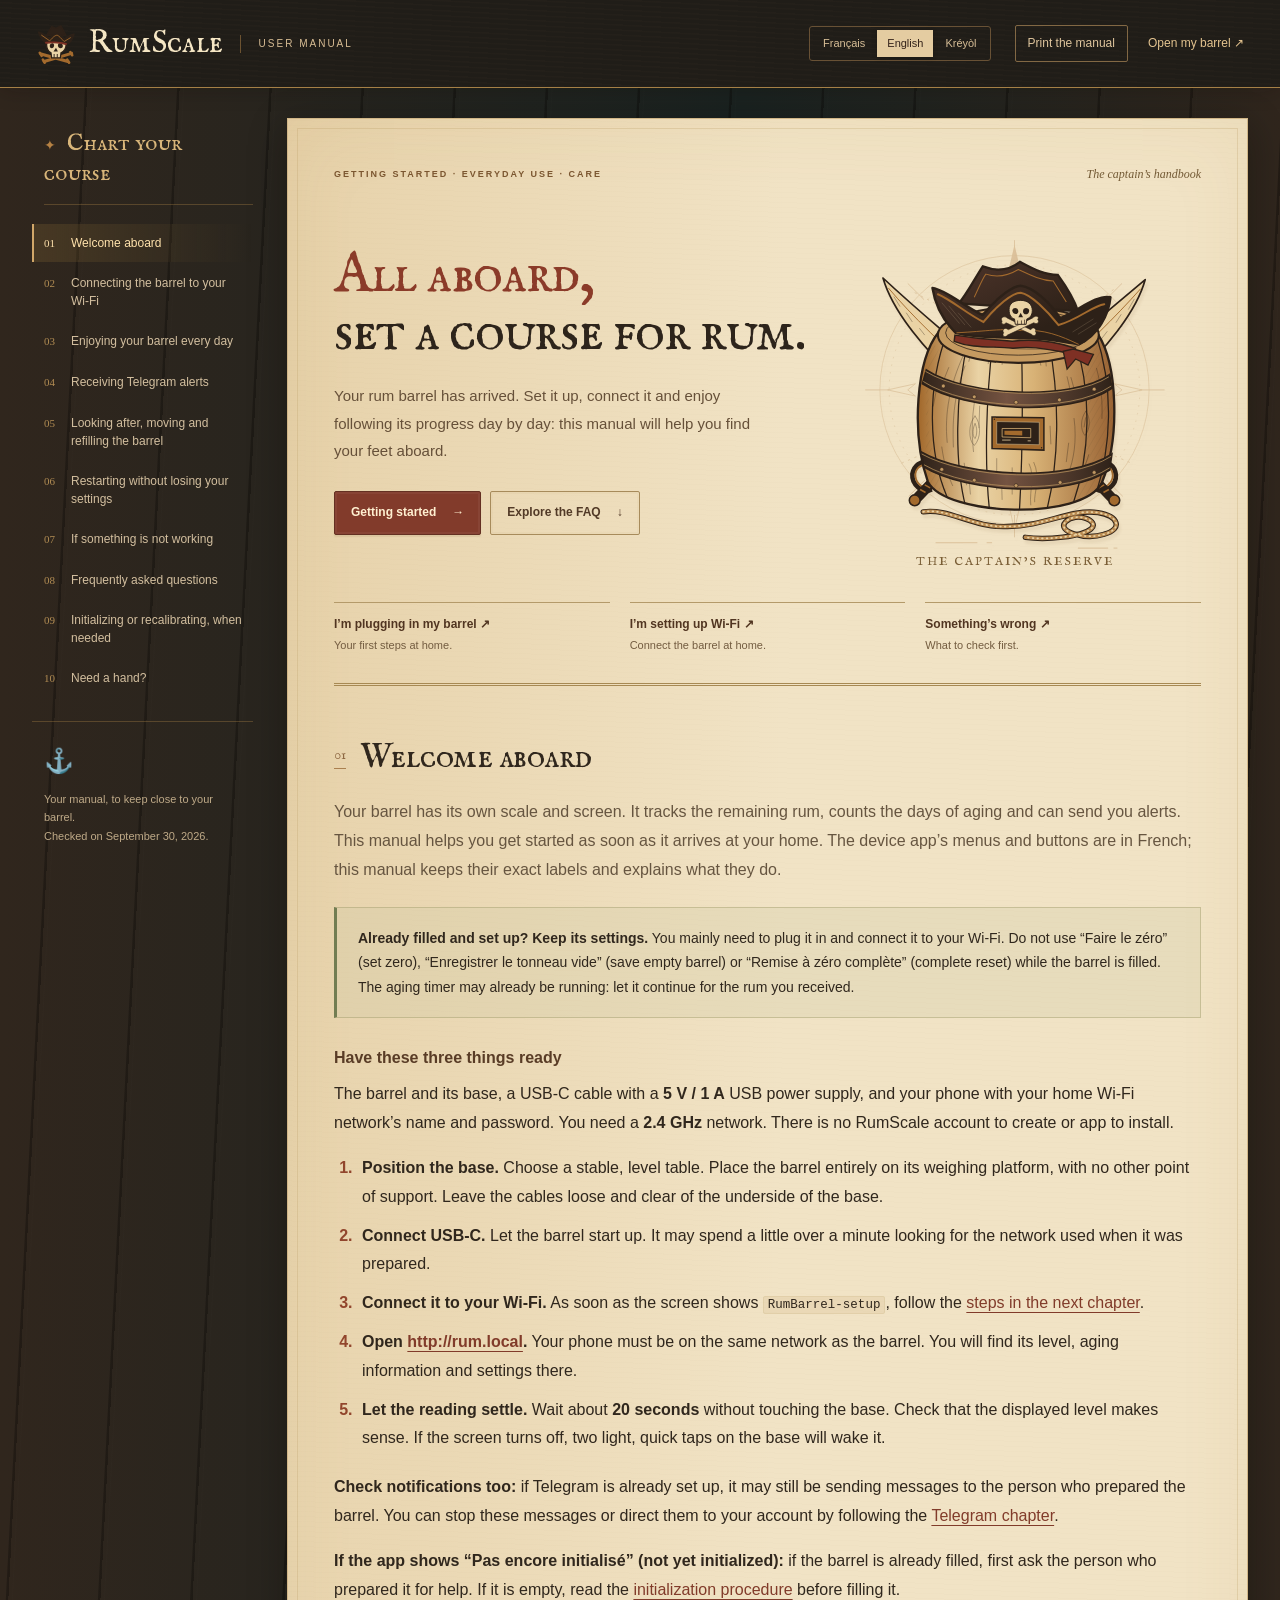
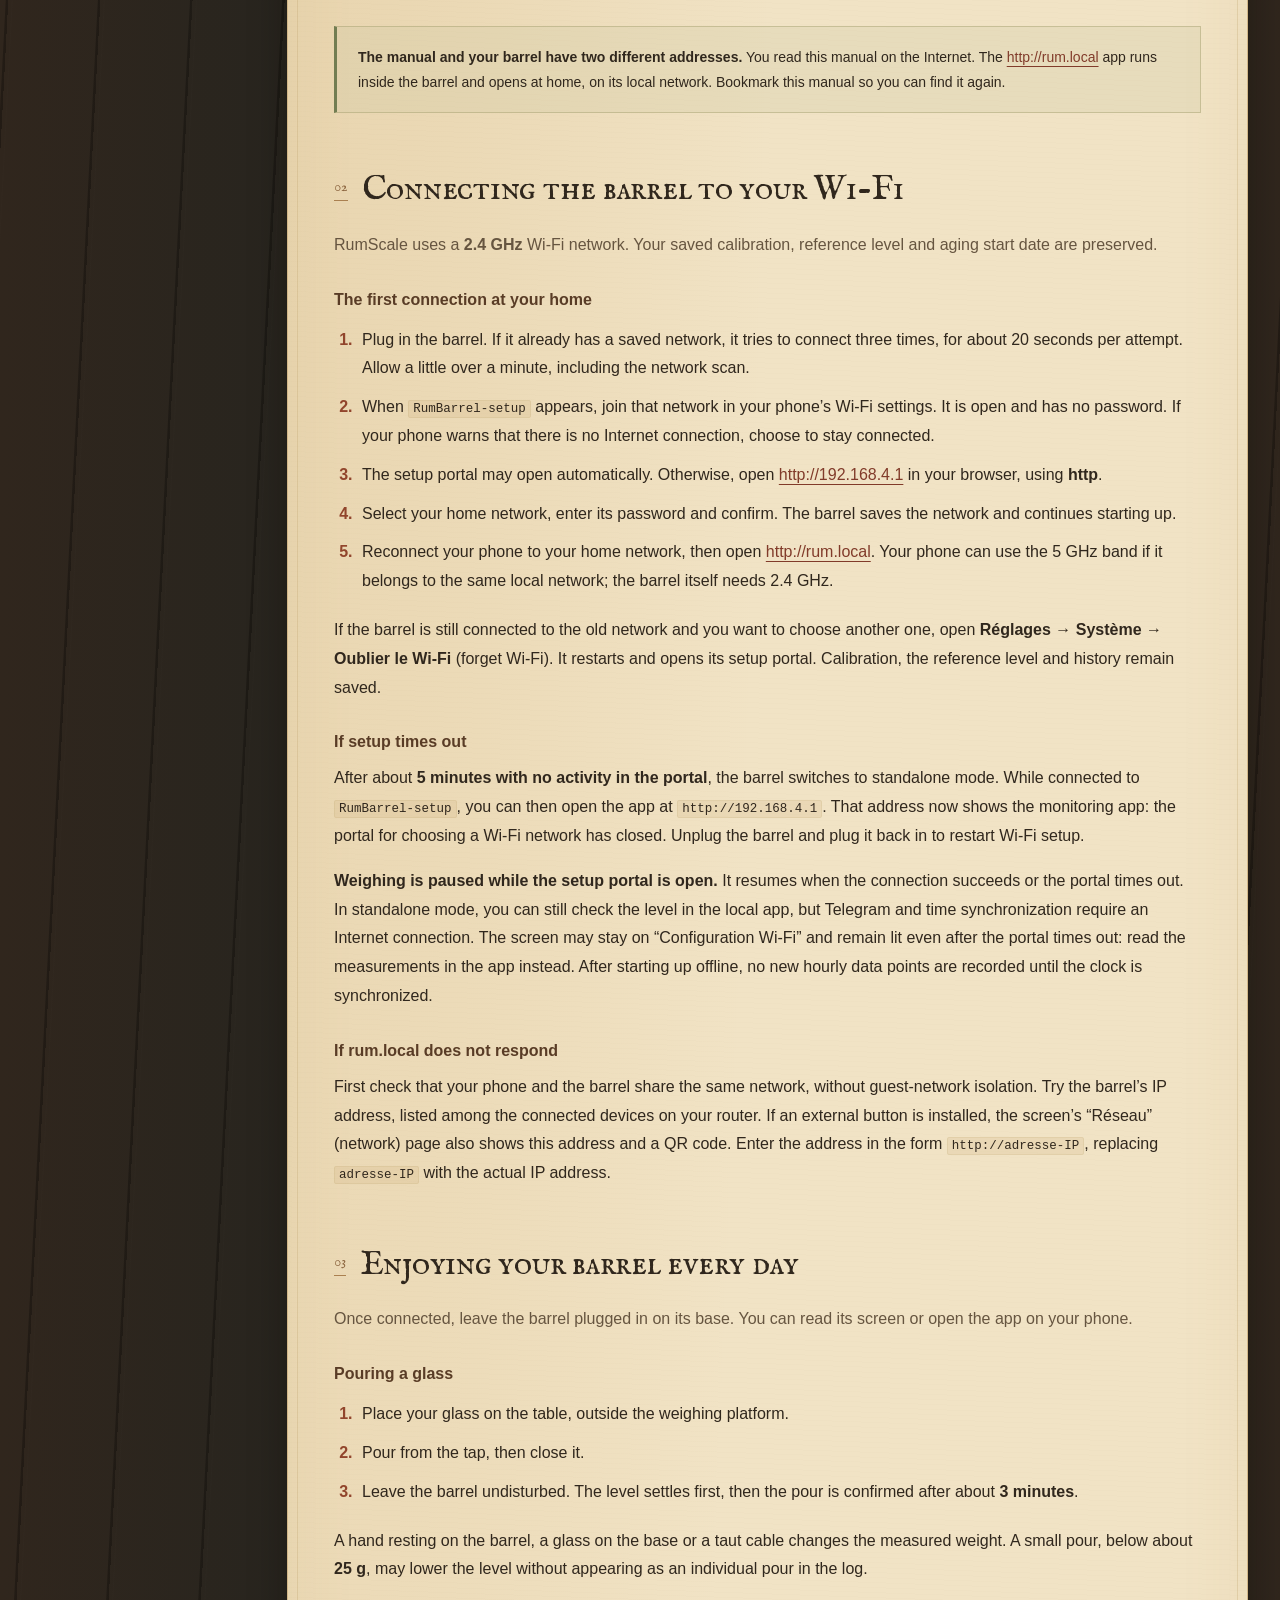
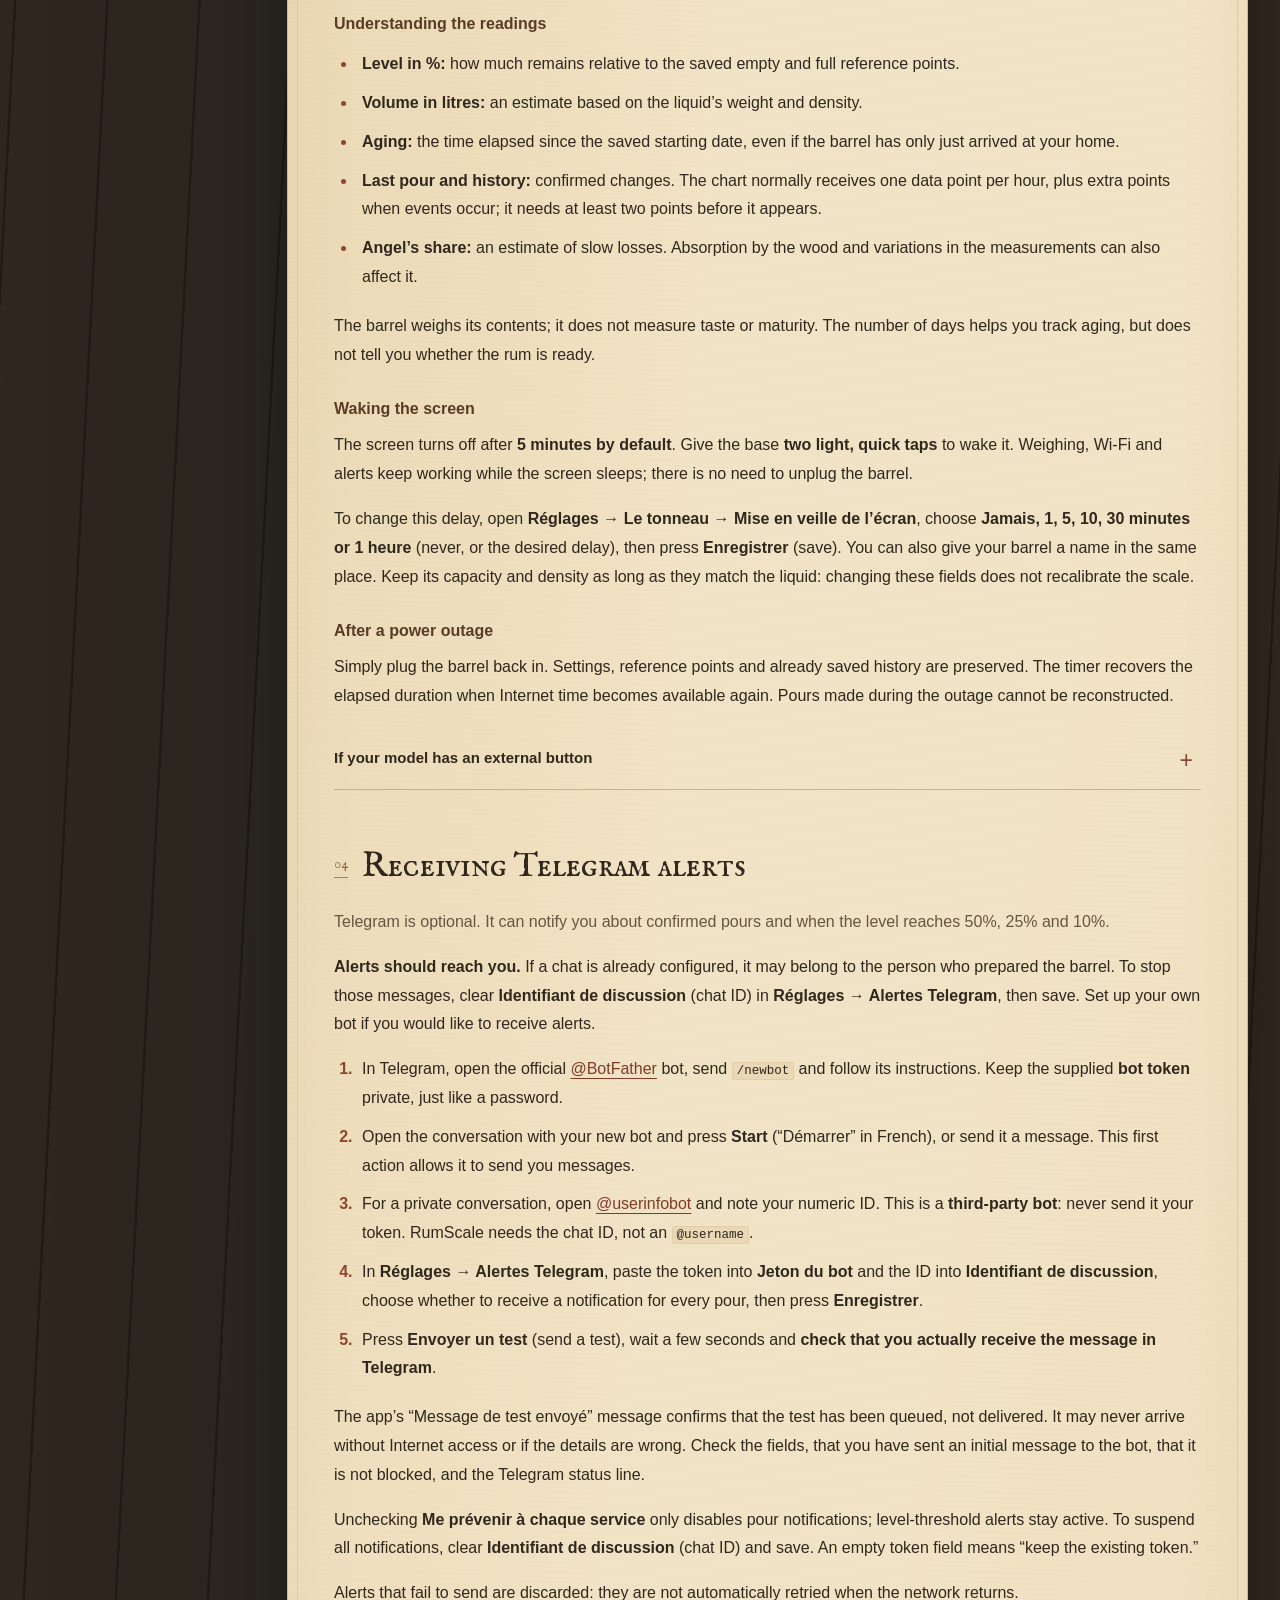
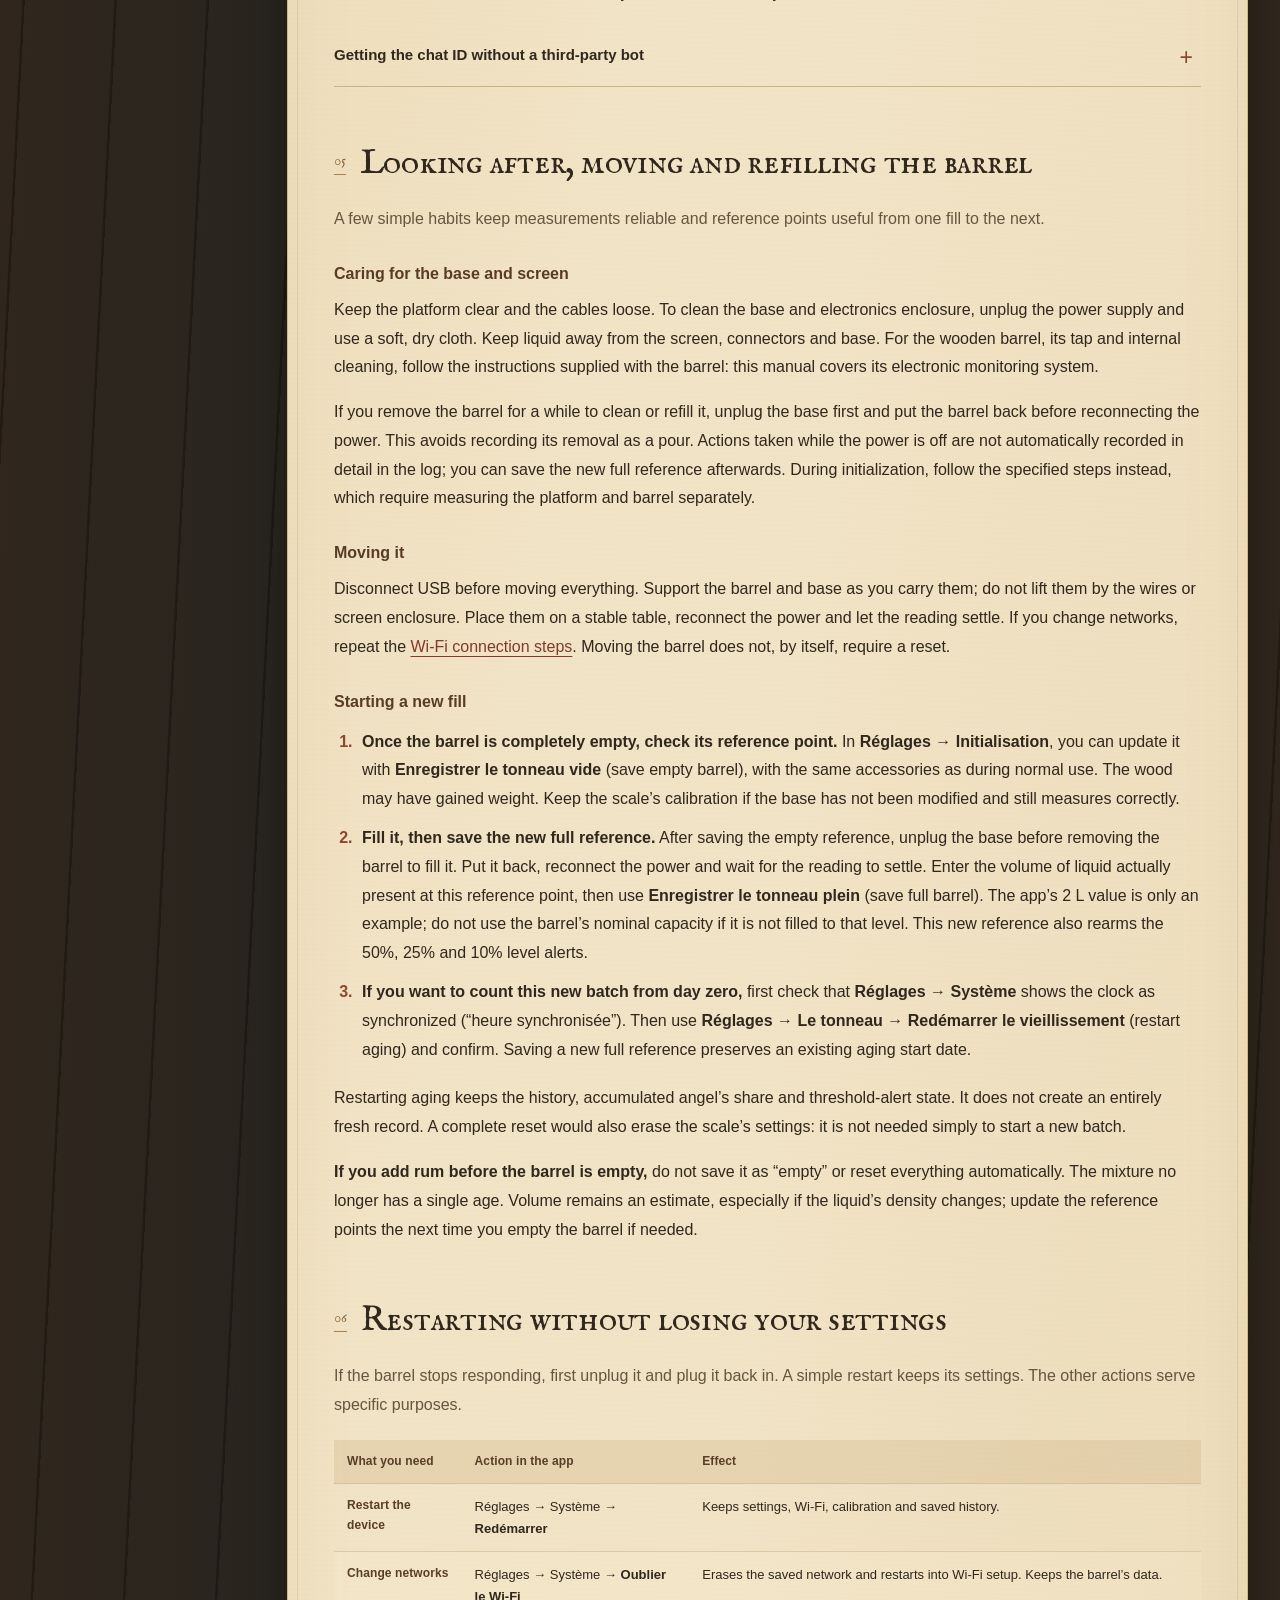
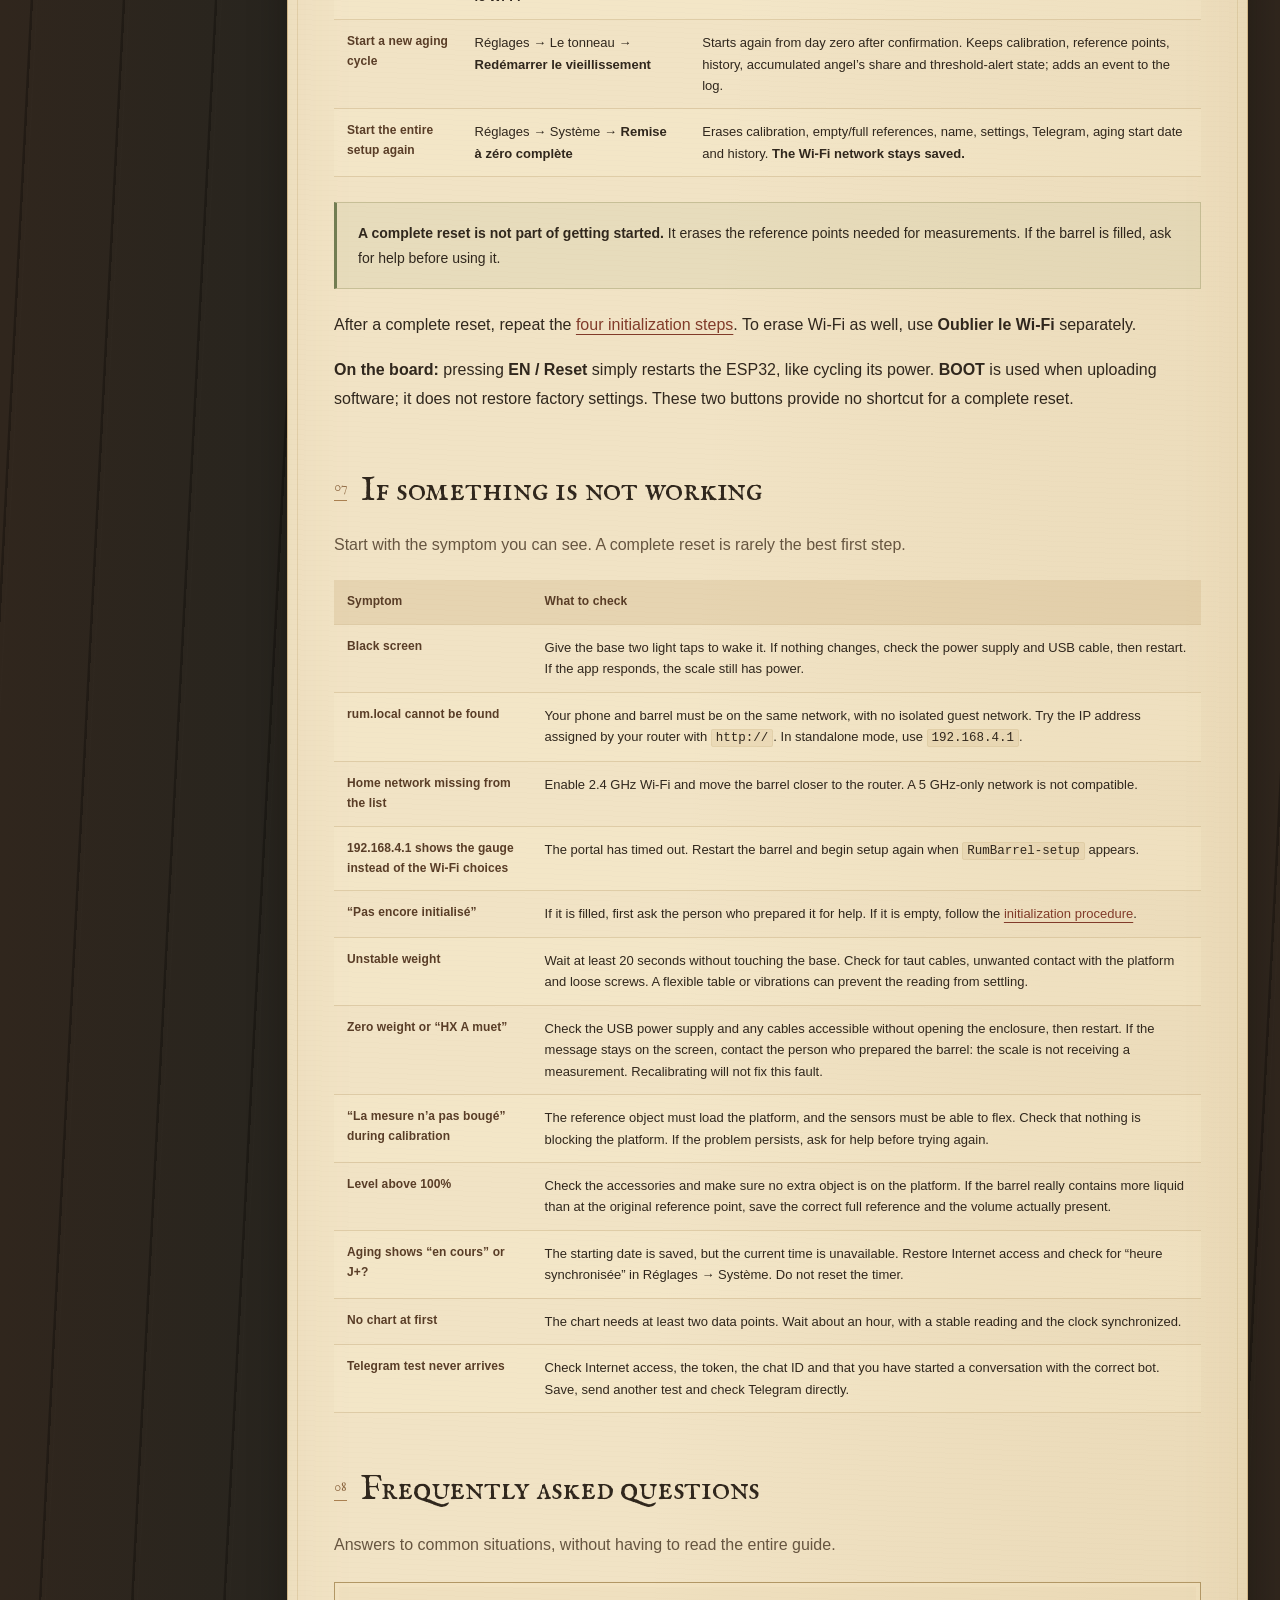
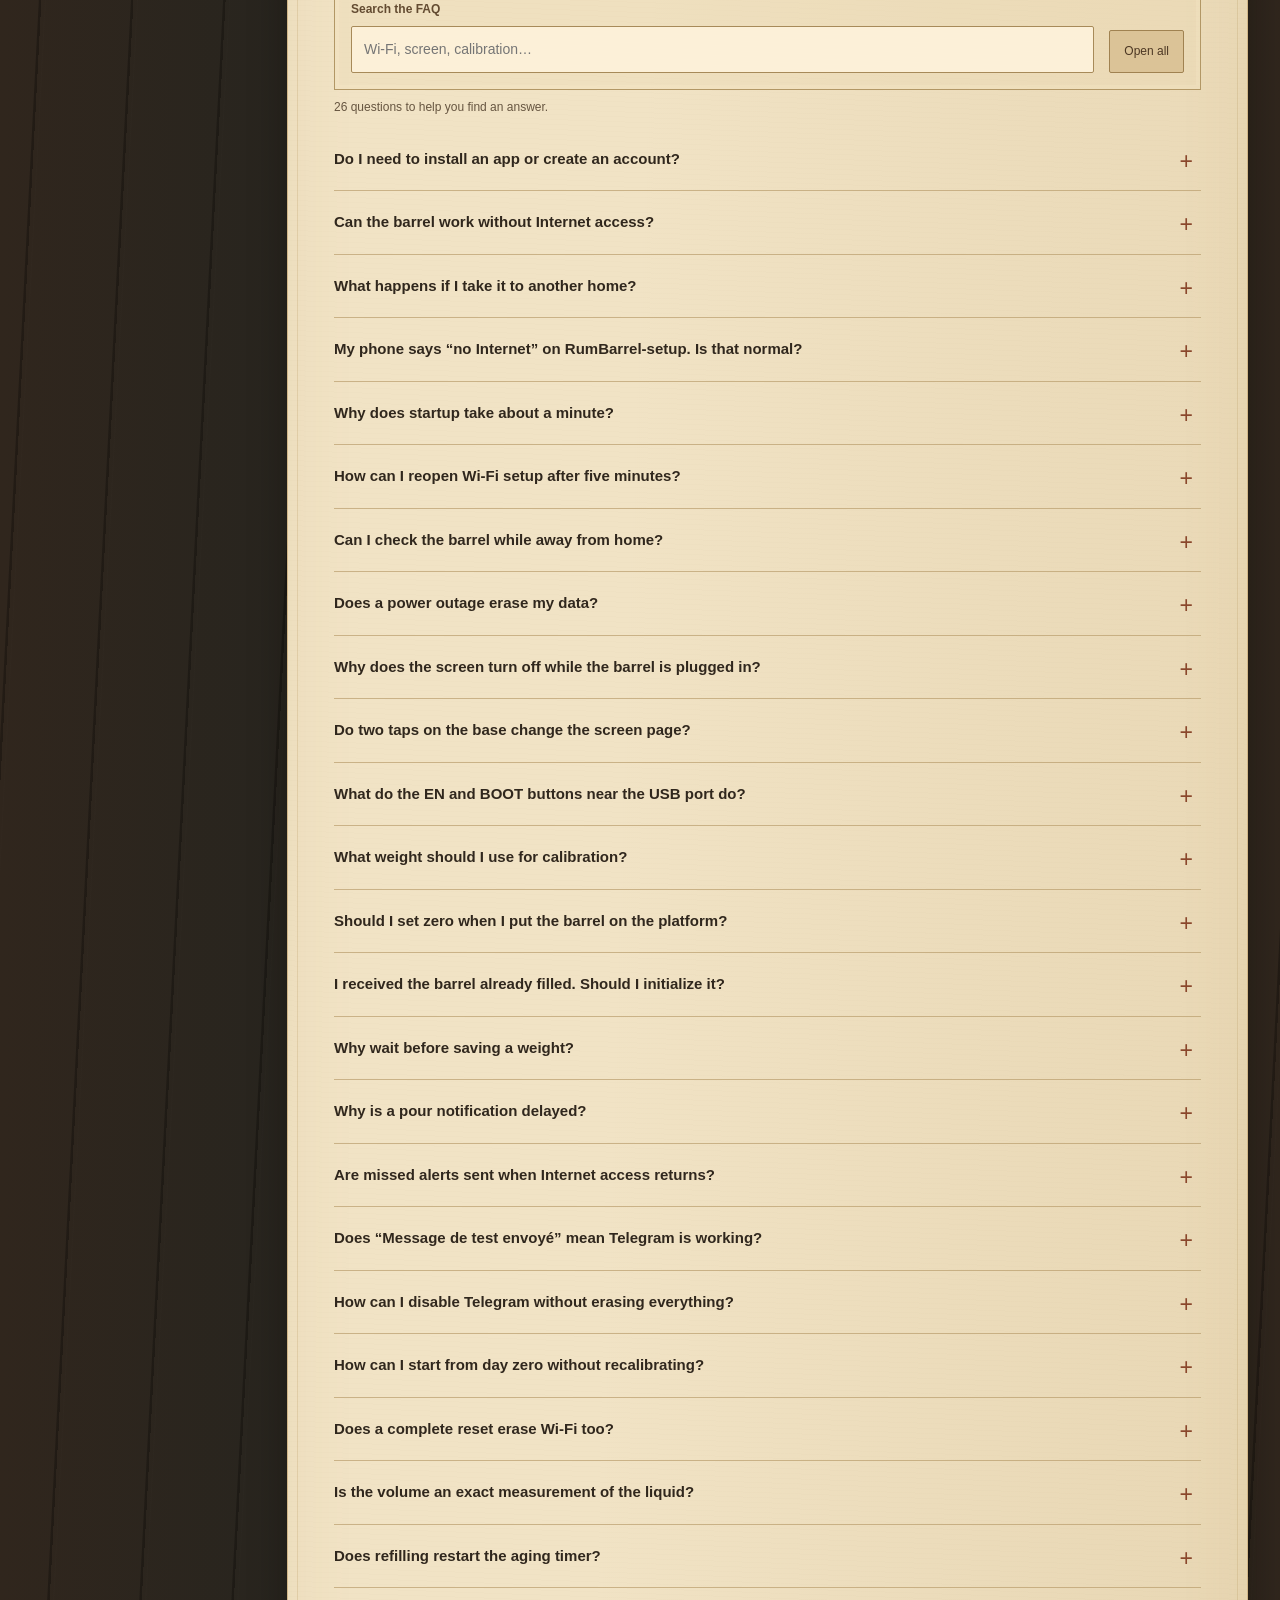
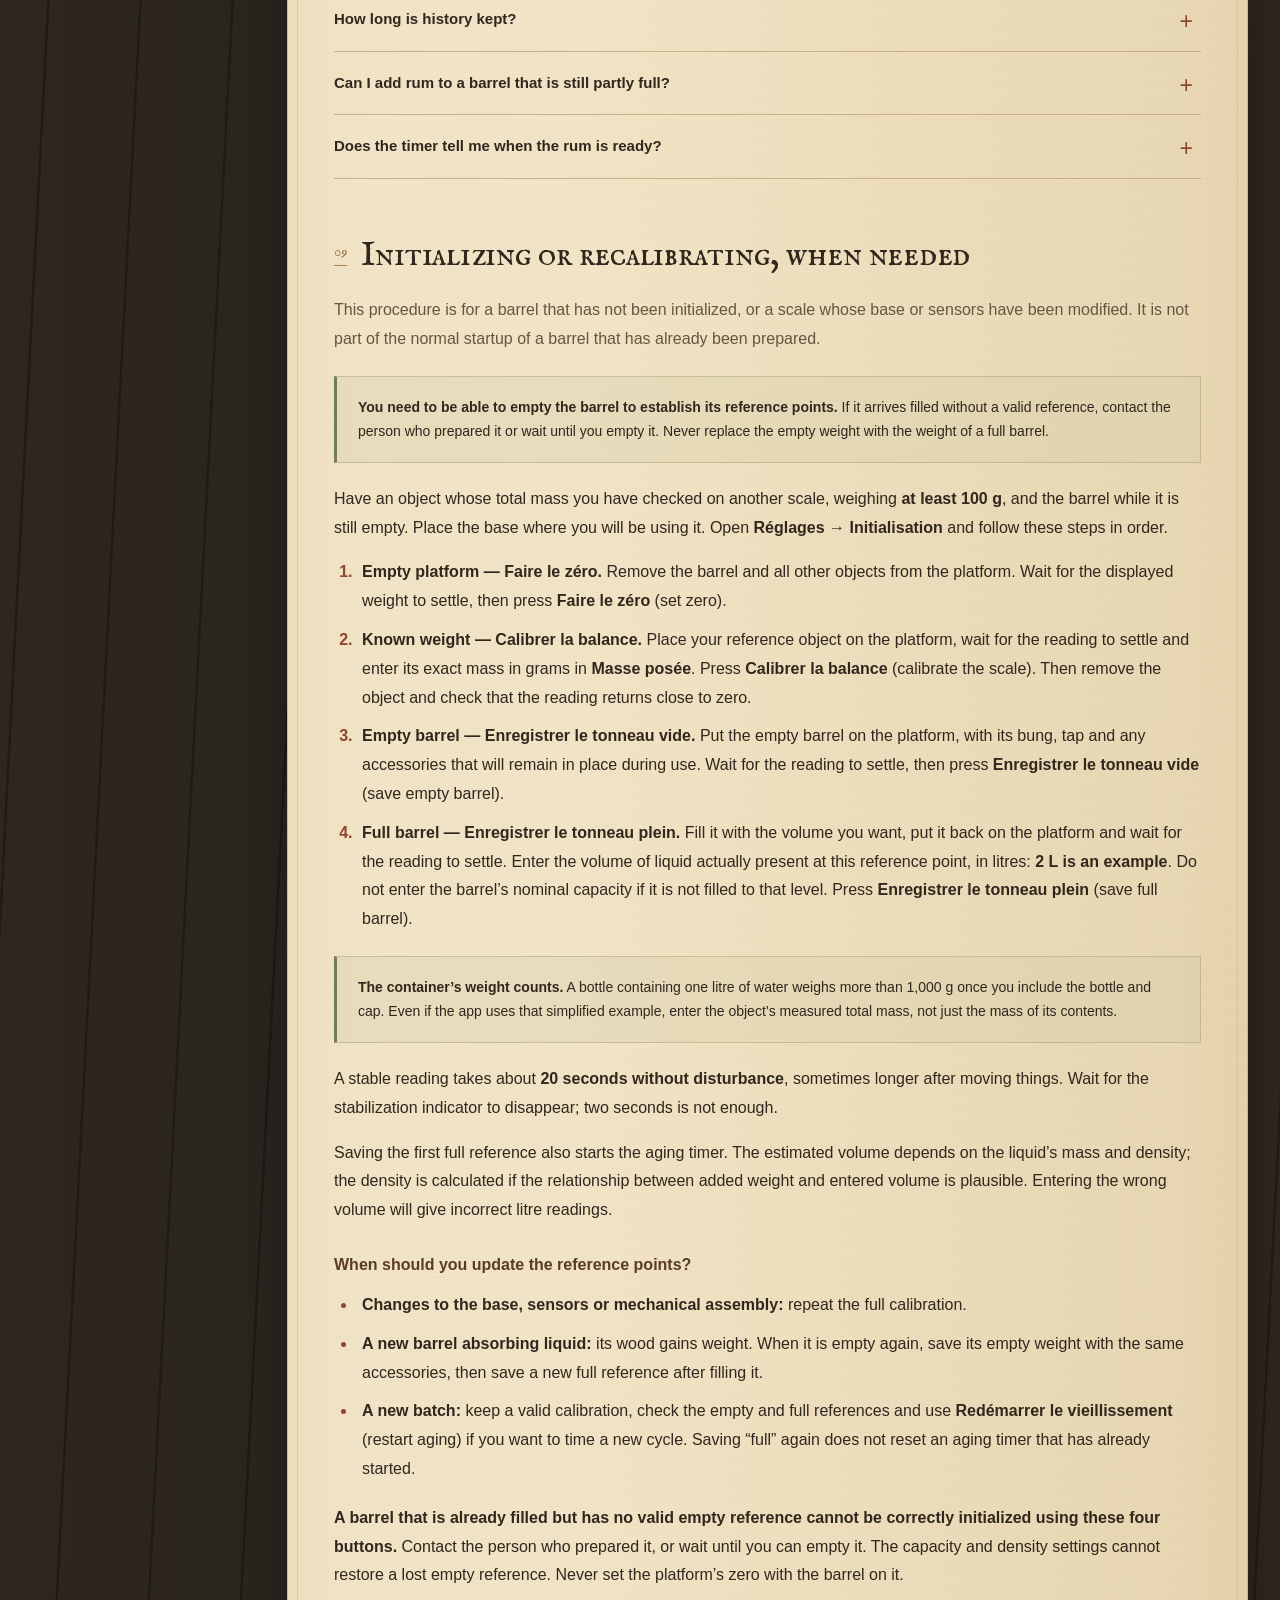
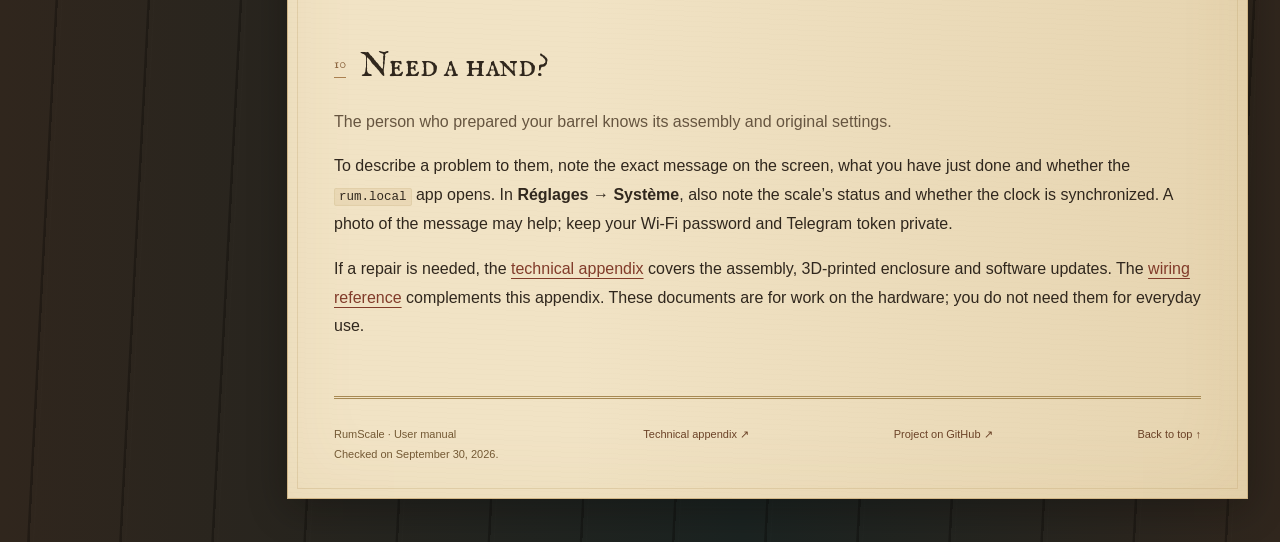
<file: docs/en/index.html>
<!doctype html>
<html lang="en">
<head>
<meta charset="utf-8">
<meta name="viewport" content="width=device-width, initial-scale=1">
<meta name="description" content="RumScale — User manual. Your rum barrel has arrived. Set it up, connect it and enjoy following its progress day by day: this manual will help you find your feet aboard.">
<meta name="theme-color" content="#201d18">
<title>RumScale — User manual</title>
<link rel="canonical" href="https://pbouffaut.github.io/RumScale/en/">
<link rel="alternate" hreflang="fr" href="https://pbouffaut.github.io/RumScale/">
<link rel="alternate" hreflang="en" href="https://pbouffaut.github.io/RumScale/en/">
<link rel="alternate" hreflang="gcf" href="https://pbouffaut.github.io/RumScale/gcf/">
<link rel="alternate" hreflang="x-default" href="https://pbouffaut.github.io/RumScale/">
<link rel="icon" type="image/svg+xml" href="../assets/pirate-mark.svg">
<link rel="stylesheet" href="../assets/guide.css">
<script id="guide-strings" type="application/json">{"searchLabel": "Search the FAQ", "searchPlaceholder": "Wi-Fi, screen, calibration…", "expand": "Open all", "collapse": "Close all", "empty": "No matching answers. Try another word or check the troubleshooting section above.", "count": "{total} questions to help you find an answer.", "resultOne": "{n} answer out of {total}", "resultMany": "{n} answers out of {total}"}</script>
<script src="../assets/guide.js" defer></script>
</head>
<body id="haut">
<a class="skip" href="#contenu">Skip to content</a>
<div class="reading-progress" aria-hidden="true"></div>
<header class="topbar">
<a class="brand" href="#haut" aria-label="RumScale"><img src="../assets/pirate-mark.svg" alt="" width="40" height="45"><strong>RumScale</strong><span>User manual</span></a>
<nav class="language-switch" aria-label="Guide language"><a href="../index.html" lang="fr" hreflang="fr" data-guide-lang="fr">Français</a><a href="../en/index.html" lang="en" hreflang="en" data-guide-lang="en" aria-current="page">English</a><a href="../gcf/index.html" lang="gcf" hreflang="gcf" data-guide-lang="gcf" title="Kréyòl Gwadloup">Kréyòl</a></nav>
<div class="top-actions"><button class="print-button" type="button">Print the manual</button><a class="local-link" href="http://rum.local/">Open my barrel ↗</a></div>
</header>
<details class="mobile-nav"><summary>Manual contents</summary><nav aria-label="Manual contents"><a href="#demarrage">Welcome aboard</a>
<a href="#wifi">Connecting the barrel to your Wi-Fi</a>
<a href="#quotidien">Enjoying your barrel every day</a>
<a href="#telegram">Receiving Telegram alerts</a>
<a href="#entretien">Looking after, moving and refilling the barrel</a>
<a href="#reinitialisation">Restarting without losing your settings</a>
<a href="#depannage">If something is not working</a>
<a href="#faq">Frequently asked questions</a>
<a href="#calibration">Initializing or recalibrating, when needed</a>
<a href="#assistance">Need a hand?</a></nav></details>
<div class="layout">
<aside class="sidebar"><p class="nav-title">Chart your course</p><nav aria-label="Manual contents"><a href="#demarrage">Welcome aboard</a>
<a href="#wifi">Connecting the barrel to your Wi-Fi</a>
<a href="#quotidien">Enjoying your barrel every day</a>
<a href="#telegram">Receiving Telegram alerts</a>
<a href="#entretien">Looking after, moving and refilling the barrel</a>
<a href="#reinitialisation">Restarting without losing your settings</a>
<a href="#depannage">If something is not working</a>
<a href="#faq">Frequently asked questions</a>
<a href="#calibration">Initializing or recalibrating, when needed</a>
<a href="#assistance">Need a hand?</a></nav><p class="nav-note">Your manual, to keep close to your barrel.<br>Checked on September 30, 2026.</p></aside>
<main id="contenu" class="main">
<div class="hero">
<div class="hero-topline"><p class="eyebrow">Getting started · Everyday use · Care</p><span class="hero-edition">The captain’s handbook</span></div>
<div class="hero-grid"><div class="hero-copy"><h1><span>All aboard,</span><br>set a course for rum.</h1><p class="intro">Your rum barrel has arrived. Set it up, connect it and enjoy following its progress day by day: this manual will help you find your feet aboard.</p><div class="hero-links"><a class="button" href="#demarrage">Getting started <span aria-hidden="true">→</span></a><a class="button secondary" href="#faq">Explore the FAQ <span aria-hidden="true">↓</span></a></div></div><figure class="hero-art" aria-hidden="true"><img src="../assets/pirate-barrel.svg" width="420" height="460" alt=""><figcaption>The captain’s reserve</figcaption></figure></div>
<div class="quick-paths"><a href="#demarrage"><strong>I’m plugging in my barrel ↗</strong>Your first steps at home.</a><a href="#wifi"><strong>I’m setting up Wi-Fi ↗</strong>Connect the barrel at home.</a><a href="#depannage"><strong>Something’s wrong ↗</strong>What to check first.</a></div>
<p class="print-note">RumScale — User manual · Checked on September 30, 2026.</p></div>
<section id="demarrage" aria-labelledby="titre-demarrage">
  <h2 id="titre-demarrage">Welcome aboard</h2>
  <p class="lead">Your barrel has its own scale and screen. It tracks the remaining rum, counts the days of aging and can send you alerts. This manual helps you get started as soon as it arrives at your home. The device app’s menus and buttons are in French; this manual keeps their exact labels and explains what they do.</p>
  <aside class="callout"><strong>Already filled and set up? Keep its settings.</strong> You mainly need to plug it in and connect it to your Wi-Fi. Do not use “Faire le zéro” (set zero), “Enregistrer le tonneau vide” (save empty barrel) or “Remise à zéro complète” (complete reset) while the barrel is filled. The aging timer may already be running: let it continue for the rum you received.</aside>
  <h3>Have these three things ready</h3>
  <p>The barrel and its base, a USB-C cable with a <strong>5 V / 1 A</strong> USB power supply, and your phone with your home Wi-Fi network’s name and password. You need a <strong>2.4 GHz</strong> network. There is no RumScale account to create or app to install.</p>
  <ol class="steps">
    <li><strong>Position the base.</strong> Choose a stable, level table. Place the barrel entirely on its weighing platform, with no other point of support. Leave the cables loose and clear of the underside of the base.</li>
    <li><strong>Connect USB-C.</strong> Let the barrel start up. It may spend a little over a minute looking for the network used when it was prepared.</li>
    <li><strong>Connect it to your Wi-Fi.</strong> As soon as the screen shows <code>RumBarrel-setup</code>, follow the <a href="#wifi">steps in the next chapter</a>.</li>
    <li><strong>Open <a href="http://rum.local/">http://rum.local</a>.</strong> Your phone must be on the same network as the barrel. You will find its level, aging information and settings there.</li>
    <li><strong>Let the reading settle.</strong> Wait about <strong>20 seconds</strong> without touching the base. Check that the displayed level makes sense. If the screen turns off, two light, quick taps on the base will wake it.</li>
  </ol>
  <p><strong>Check notifications too:</strong> if Telegram is already set up, it may still be sending messages to the person who prepared the barrel. You can stop these messages or direct them to your account by following the <a href="#telegram">Telegram chapter</a>.</p>
  <p><strong>If the app shows “Pas encore initialisé” (not yet initialized):</strong> if the barrel is already filled, first ask the person who prepared it for help. If it is empty, read the <a href="#calibration">initialization procedure</a> before filling it.</p>
  <aside class="callout"><strong>The manual and your barrel have two different addresses.</strong> You read this manual on the Internet. The <a href="http://rum.local/">http://rum.local</a> app runs inside the barrel and opens at home, on its local network. Bookmark this manual so you can find it again.</aside>
</section>

<section id="wifi" aria-labelledby="titre-wifi">
  <h2 id="titre-wifi">Connecting the barrel to your Wi-Fi</h2>
  <p class="lead">RumScale uses a <strong>2.4 GHz</strong> Wi-Fi network. Your saved calibration, reference level and aging start date are preserved.</p>
  <h3>The first connection at your home</h3>
  <ol>
    <li>Plug in the barrel. If it already has a saved network, it tries to connect three times, for about 20 seconds per attempt. Allow a little over a minute, including the network scan.</li>
    <li>When <code>RumBarrel-setup</code> appears, join that network in your phone’s Wi-Fi settings. It is open and has no password. If your phone warns that there is no Internet connection, choose to stay connected.</li>
    <li>The setup portal may open automatically. Otherwise, open <a href="http://192.168.4.1/">http://192.168.4.1</a> in your browser, using <strong>http</strong>.</li>
    <li>Select your home network, enter its password and confirm. The barrel saves the network and continues starting up.</li>
    <li>Reconnect your phone to your home network, then open <a href="http://rum.local/">http://rum.local</a>. Your phone can use the 5 GHz band if it belongs to the same local network; the barrel itself needs 2.4 GHz.</li>
  </ol>
  <p>If the barrel is still connected to the old network and you want to choose another one, open <strong>Réglages → Système → Oublier le Wi-Fi</strong> (forget Wi-Fi). It restarts and opens its setup portal. Calibration, the reference level and history remain saved.</p>
  <h3>If setup times out</h3>
  <p>After about <strong>5 minutes with no activity in the portal</strong>, the barrel switches to standalone mode. While connected to <code>RumBarrel-setup</code>, you can then open the app at <code>http://192.168.4.1</code>. That address now shows the monitoring app: the portal for choosing a Wi-Fi network has closed. Unplug the barrel and plug it back in to restart Wi-Fi setup.</p>
  <p><strong>Weighing is paused while the setup portal is open.</strong> It resumes when the connection succeeds or the portal times out. In standalone mode, you can still check the level in the local app, but Telegram and time synchronization require an Internet connection. The screen may stay on “Configuration Wi-Fi” and remain lit even after the portal times out: read the measurements in the app instead. After starting up offline, no new hourly data points are recorded until the clock is synchronized.</p>
  <h3>If rum.local does not respond</h3>
  <p>First check that your phone and the barrel share the same network, without guest-network isolation. Try the barrel’s IP address, listed among the connected devices on your router. If an external button is installed, the screen’s “Réseau” (network) page also shows this address and a QR code. Enter the address in the form <code>http://adresse-IP</code>, replacing <code>adresse-IP</code> with the actual IP address.</p>
</section>

<section id="quotidien" aria-labelledby="titre-quotidien">
  <h2 id="titre-quotidien">Enjoying your barrel every day</h2>
  <p class="lead">Once connected, leave the barrel plugged in on its base. You can read its screen or open the app on your phone.</p>
  <h3>Pouring a glass</h3>
  <ol>
    <li>Place your glass on the table, outside the weighing platform.</li>
    <li>Pour from the tap, then close it.</li>
    <li>Leave the barrel undisturbed. The level settles first, then the pour is confirmed after about <strong>3 minutes</strong>.</li>
  </ol>
  <p>A hand resting on the barrel, a glass on the base or a taut cable changes the measured weight. A small pour, below about <strong>25 g</strong>, may lower the level without appearing as an individual pour in the log.</p>
  <h3>Understanding the readings</h3>
  <ul>
    <li><strong>Level in %:</strong> how much remains relative to the saved empty and full reference points.</li>
    <li><strong>Volume in litres:</strong> an estimate based on the liquid’s weight and density.</li>
    <li><strong>Aging:</strong> the time elapsed since the saved starting date, even if the barrel has only just arrived at your home.</li>
    <li><strong>Last pour and history:</strong> confirmed changes. The chart normally receives one data point per hour, plus extra points when events occur; it needs at least two points before it appears.</li>
    <li><strong>Angel’s share:</strong> an estimate of slow losses. Absorption by the wood and variations in the measurements can also affect it.</li>
  </ul>
  <p>The barrel weighs its contents; it does not measure taste or maturity. The number of days helps you track aging, but does not tell you whether the rum is ready.</p>
  <h3>Waking the screen</h3>
  <p>The screen turns off after <strong>5 minutes by default</strong>. Give the base <strong>two light, quick taps</strong> to wake it. Weighing, Wi-Fi and alerts keep working while the screen sleeps; there is no need to unplug the barrel.</p>
  <p>To change this delay, open <strong>Réglages → Le tonneau → Mise en veille de l’écran</strong>, choose <strong>Jamais, 1, 5, 10, 30 minutes or 1 heure</strong> (never, or the desired delay), then press <strong>Enregistrer</strong> (save). You can also give your barrel a name in the same place. Keep its capacity and density as long as they match the liquid: changing these fields does not recalibrate the scale.</p>
  <h3>After a power outage</h3>
  <p>Simply plug the barrel back in. Settings, reference points and already saved history are preserved. The timer recovers the elapsed duration when Internet time becomes available again. Pours made during the outage cannot be reconstructed.</p>
  <details class="faq-item"><summary>If your model has an external button</summary><div><p>A short press wakes the screen or moves to the next page: level, aging, network and diagnostics. The screen returns to the main page after about 30 seconds. Holding the button shows a confirmation after 3 seconds and restarts aging at 6 seconds; release it before then to cancel. Two light taps on the base only wake the screen. The <strong>EN</strong> and <strong>BOOT</strong> buttons near the USB port have a different purpose, explained in the FAQ.</p></div></details>
</section>

<section id="telegram" aria-labelledby="titre-telegram">
  <h2 id="titre-telegram">Receiving Telegram alerts</h2>
  <p class="lead">Telegram is optional. It can notify you about confirmed pours and when the level reaches 50%, 25% and 10%.</p>
  <p><strong>Alerts should reach you.</strong> If a chat is already configured, it may belong to the person who prepared the barrel. To stop those messages, clear <strong>Identifiant de discussion</strong> (chat ID) in <strong>Réglages → Alertes Telegram</strong>, then save. Set up your own bot if you would like to receive alerts.</p>
  <ol>
    <li>In Telegram, open the official <a href="https://t.me/BotFather">@BotFather</a> bot, send <code>/newbot</code> and follow its instructions. Keep the supplied <strong>bot token</strong> private, just like a password.</li>
    <li>Open the conversation with your new bot and press <strong>Start</strong> (“Démarrer” in French), or send it a message. This first action allows it to send you messages.</li>
    <li>For a private conversation, open <a href="https://t.me/userinfobot">@userinfobot</a> and note your numeric ID. This is a <strong>third-party bot</strong>: never send it your token. RumScale needs the chat ID, not an <code>@username</code>.</li>
    <li>In <strong>Réglages → Alertes Telegram</strong>, paste the token into <strong>Jeton du bot</strong> and the ID into <strong>Identifiant de discussion</strong>, choose whether to receive a notification for every pour, then press <strong>Enregistrer</strong>.</li>
    <li>Press <strong>Envoyer un test</strong> (send a test), wait a few seconds and <strong>check that you actually receive the message in Telegram</strong>.</li>
  </ol>
  <p>The app’s “Message de test envoyé” message confirms that the test has been queued, not delivered. It may never arrive without Internet access or if the details are wrong. Check the fields, that you have sent an initial message to the bot, that it is not blocked, and the Telegram status line.</p>
  <p>Unchecking <strong>Me prévenir à chaque service</strong> only disables pour notifications; level-threshold alerts stay active. To suspend all notifications, clear <strong>Identifiant de discussion</strong> (chat ID) and save. An empty token field means “keep the existing token.”</p>
  <p>Alerts that fail to send are discarded: they are not automatically retried when the network returns.</p>
  <details class="faq-item">
    <summary>Getting the chat ID without a third-party bot</summary>
    <div>
      <p>After sending a private message to your new bot, open the address below in a private browsing window, replacing <code>TON_JETON</code> with the token you received from BotFather. Do not share the personalized address.</p>
      <pre><code>https://api.telegram.org/botTON_JETON/getUpdates</code></pre>
      <p>In the response, find your message and the number in <code>message → chat → id</code>. Copy that number into <strong>Identifiant de discussion</strong>, then close the private window. If <code>result</code> is empty, send the bot another message and refresh. This procedure assumes a new bot dedicated to RumScale, with no other application receiving its messages.</p>
      <p>References: <a href="https://core.telegram.org/bots/tutorial">creating a Telegram bot</a> and the <a href="https://core.telegram.org/bots/api#getupdates">official getUpdates method</a>.</p>
    </div>
  </details>
</section>

<section id="entretien" aria-labelledby="titre-entretien">
  <h2 id="titre-entretien">Looking after, moving and refilling the barrel</h2>
  <p class="lead">A few simple habits keep measurements reliable and reference points useful from one fill to the next.</p>
  <h3>Caring for the base and screen</h3>
  <p>Keep the platform clear and the cables loose. To clean the base and electronics enclosure, unplug the power supply and use a soft, dry cloth. Keep liquid away from the screen, connectors and base. For the wooden barrel, its tap and internal cleaning, follow the instructions supplied with the barrel: this manual covers its electronic monitoring system.</p>
  <p>If you remove the barrel for a while to clean or refill it, unplug the base first and put the barrel back before reconnecting the power. This avoids recording its removal as a pour. Actions taken while the power is off are not automatically recorded in detail in the log; you can save the new full reference afterwards. During initialization, follow the specified steps instead, which require measuring the platform and barrel separately.</p>
  <h3>Moving it</h3>
  <p>Disconnect USB before moving everything. Support the barrel and base as you carry them; do not lift them by the wires or screen enclosure. Place them on a stable table, reconnect the power and let the reading settle. If you change networks, repeat the <a href="#wifi">Wi-Fi connection steps</a>. Moving the barrel does not, by itself, require a reset.</p>
  <h3>Starting a new fill</h3>
  <ol>
    <li><strong>Once the barrel is completely empty, check its reference point.</strong> In <strong>Réglages → Initialisation</strong>, you can update it with <strong>Enregistrer le tonneau vide</strong> (save empty barrel), with the same accessories as during normal use. The wood may have gained weight. Keep the scale’s calibration if the base has not been modified and still measures correctly.</li>
    <li><strong>Fill it, then save the new full reference.</strong> After saving the empty reference, unplug the base before removing the barrel to fill it. Put it back, reconnect the power and wait for the reading to settle. Enter the volume of liquid actually present at this reference point, then use <strong>Enregistrer le tonneau plein</strong> (save full barrel). The app’s 2 L value is only an example; do not use the barrel’s nominal capacity if it is not filled to that level. This new reference also rearms the 50%, 25% and 10% level alerts.</li>
    <li><strong>If you want to count this new batch from day zero,</strong> first check that <strong>Réglages → Système</strong> shows the clock as synchronized (“heure synchronisée”). Then use <strong>Réglages → Le tonneau → Redémarrer le vieillissement</strong> (restart aging) and confirm. Saving a new full reference preserves an existing aging start date.</li>
  </ol>
  <p>Restarting aging keeps the history, accumulated angel’s share and threshold-alert state. It does not create an entirely fresh record. A complete reset would also erase the scale’s settings: it is not needed simply to start a new batch.</p>
  <p><strong>If you add rum before the barrel is empty,</strong> do not save it as “empty” or reset everything automatically. The mixture no longer has a single age. Volume remains an estimate, especially if the liquid’s density changes; update the reference points the next time you empty the barrel if needed.</p>
</section>

<section id="reinitialisation" aria-labelledby="titre-reinitialisation">
  <h2 id="titre-reinitialisation">Restarting without losing your settings</h2>
  <p class="lead">If the barrel stops responding, first unplug it and plug it back in. A simple restart keeps its settings. The other actions serve specific purposes.</p>
  <div class="table-wrap">
    <table>
      <thead><tr><th scope="col">What you need</th><th scope="col">Action in the app</th><th scope="col">Effect</th></tr></thead>
      <tbody>
        <tr><th scope="row">Restart the device</th><td>Réglages → Système → <strong>Redémarrer</strong></td><td>Keeps settings, Wi-Fi, calibration and saved history.</td></tr>
        <tr><th scope="row">Change networks</th><td>Réglages → Système → <strong>Oublier le Wi-Fi</strong></td><td>Erases the saved network and restarts into Wi-Fi setup. Keeps the barrel’s data.</td></tr>
        <tr><th scope="row">Start a new aging cycle</th><td>Réglages → Le tonneau → <strong>Redémarrer le vieillissement</strong></td><td>Starts again from day zero after confirmation. Keeps calibration, reference points, history, accumulated angel’s share and threshold-alert state; adds an event to the log.</td></tr>
        <tr><th scope="row">Start the entire setup again</th><td>Réglages → Système → <strong>Remise à zéro complète</strong></td><td>Erases calibration, empty/full references, name, settings, Telegram, aging start date and history. <strong>The Wi-Fi network stays saved.</strong></td></tr>
      </tbody>
    </table>
  </div>
  <aside class="callout"><strong>A complete reset is not part of getting started.</strong> It erases the reference points needed for measurements. If the barrel is filled, ask for help before using it.</aside>
  <p>After a complete reset, repeat the <a href="#calibration">four initialization steps</a>. To erase Wi-Fi as well, use <strong>Oublier le Wi-Fi</strong> separately.</p>
  <p><strong>On the board:</strong> pressing <strong>EN / Reset</strong> simply restarts the ESP32, like cycling its power. <strong>BOOT</strong> is used when uploading software; it does not restore factory settings. These two buttons provide no shortcut for a complete reset.</p>
</section>

<section id="depannage" aria-labelledby="titre-depannage">
  <h2 id="titre-depannage">If something is not working</h2>
  <p class="lead">Start with the symptom you can see. A complete reset is rarely the best first step.</p>
  <div class="table-wrap">
    <table>
      <thead><tr><th scope="col">Symptom</th><th scope="col">What to check</th></tr></thead>
      <tbody>
        <tr><th scope="row">Black screen</th><td>Give the base two light taps to wake it. If nothing changes, check the power supply and USB cable, then restart. If the app responds, the scale still has power.</td></tr>
        <tr><th scope="row">rum.local cannot be found</th><td>Your phone and barrel must be on the same network, with no isolated guest network. Try the IP address assigned by your router with <code>http://</code>. In standalone mode, use <code>192.168.4.1</code>.</td></tr>
        <tr><th scope="row">Home network missing from the list</th><td>Enable 2.4 GHz Wi-Fi and move the barrel closer to the router. A 5 GHz-only network is not compatible.</td></tr>
        <tr><th scope="row">192.168.4.1 shows the gauge instead of the Wi-Fi choices</th><td>The portal has timed out. Restart the barrel and begin setup again when <code>RumBarrel-setup</code> appears.</td></tr>
        <tr><th scope="row">“Pas encore initialisé”</th><td>If it is filled, first ask the person who prepared it for help. If it is empty, follow the <a href="#calibration">initialization procedure</a>.</td></tr>
        <tr><th scope="row">Unstable weight</th><td>Wait at least 20 seconds without touching the base. Check for taut cables, unwanted contact with the platform and loose screws. A flexible table or vibrations can prevent the reading from settling.</td></tr>
        <tr><th scope="row">Zero weight or “HX A muet”</th><td>Check the USB power supply and any cables accessible without opening the enclosure, then restart. If the message stays on the screen, contact the person who prepared the barrel: the scale is not receiving a measurement. Recalibrating will not fix this fault.</td></tr>
        <tr><th scope="row">“La mesure n’a pas bougé” during calibration</th><td>The reference object must load the platform, and the sensors must be able to flex. Check that nothing is blocking the platform. If the problem persists, ask for help before trying again.</td></tr>
        <tr><th scope="row">Level above 100%</th><td>Check the accessories and make sure no extra object is on the platform. If the barrel really contains more liquid than at the original reference point, save the correct full reference and the volume actually present.</td></tr>
        <tr><th scope="row">Aging shows “en cours” or J+?</th><td>The starting date is saved, but the current time is unavailable. Restore Internet access and check for “heure synchronisée” in Réglages → Système. Do not reset the timer.</td></tr>
        <tr><th scope="row">No chart at first</th><td>The chart needs at least two data points. Wait about an hour, with a stable reading and the clock synchronized.</td></tr>
        <tr><th scope="row">Telegram test never arrives</th><td>Check Internet access, the token, the chat ID and that you have started a conversation with the correct bot. Save, send another test and check Telegram directly.</td></tr>
      </tbody>
    </table>
  </div>
</section>

<section id="faq" aria-labelledby="titre-faq">
  <h2 id="titre-faq">Frequently asked questions</h2>
  <p class="lead">Answers to common situations, without having to read the entire guide.</p>
  <details class="faq-item"><summary>Do I need to install an app or create an account?</summary><div><p>No. Open <a href="http://rum.local/">http://rum.local</a> in your browser while on the same network as the barrel. You only need a Telegram account if you want to use its alerts.</p></div></details>
  <details class="faq-item"><summary>Can the barrel work without Internet access?</summary><div><p>Yes, for weighing and local monitoring after the connection phase. In standalone mode, join <code>RumBarrel-setup</code>, then open <code>http://192.168.4.1</code>. Telegram will not work and, after a power outage, the day count and new hourly data points must wait for time synchronization. The screen may stay on “Configuration Wi-Fi”: you can still read the measurements in the local app.</p></div></details>
  <details class="faq-item"><summary>What happens if I take it to another home?</summary><div><p>It tries its old network, then offers <code>RumBarrel-setup</code>. Configure the new 2.4 GHz Wi-Fi network. Calibration, reference points and the aging start date remain saved. Follow the <a href="#wifi">Wi-Fi connection steps</a>.</p></div></details>
  <details class="faq-item"><summary>My phone says “no Internet” on RumBarrel-setup. Is that normal?</summary><div><p>Yes. This network connects your phone directly to the barrel. Stay connected and open <code>http://192.168.4.1</code>. Once you have configured your home Wi-Fi, reconnect your phone to your home network.</p></div></details>
  <details class="faq-item"><summary>Why does startup take about a minute?</summary><div><p>When a network is already saved, the barrel makes up to three attempts of about 20 seconds each, plus a network scan. If it cannot connect, it opens its setup portal. Weighing has not started yet during this phase.</p></div></details>
  <details class="faq-item"><summary>How can I reopen Wi-Fi setup after five minutes?</summary><div><p>Unplug the barrel and plug it back in. If you can still access the local app, Réglages → Système → Redémarrer has the same effect. The portal opens if no configured network is reachable.</p></div></details>
  <details class="faq-item"><summary>Can I check the barrel while away from home?</summary><div><p>The app is local: this documentation website does not make <code>rum.local</code> accessible remotely. Telegram lets you receive alerts away from home. The app has no password; do not set up Internet port forwarding to the barrel.</p></div></details>
  <details class="faq-item"><summary>Does a power outage erase my data?</summary><div><p>No. Settings and already saved history remain in memory. The aging duration is recalculated when Internet time becomes available again. Measurements during the outage, pending messages and a small amount of slow losses not yet saved may be missing.</p></div></details>
  <details class="faq-item"><summary>Why does the screen turn off while the barrel is plugged in?</summary><div><p>By default, it goes to sleep after five minutes. Only the backlight turns off; weighing and networking continue. Two light taps on the base wake it. Change the delay in Réglages → Le tonneau.</p></div></details>
  <details class="faq-item"><summary>Do two taps on the base change the screen page?</summary><div><p>No, they only wake the screen. You need the optional external button to cycle through its pages. All main functions remain available in the web app without that button.</p></div></details>
  <details class="faq-item"><summary>What do the EN and BOOT buttons near the USB port do?</summary><div><p>EN, sometimes labelled Reset, restarts the board without erasing data. BOOT is used to install software. Neither button starts a complete reset or calibration.</p></div></details>
  <details class="faq-item"><summary>What weight should I use for calibration?</summary><div><p>An object weighing at least 100 g whose exact total mass you have measured on another scale. Include its entire container. Do not automatically enter 1,000 g for a one-litre bottle.</p></div></details>
  <details class="faq-item"><summary>Should I set zero when I put the barrel on the platform?</summary><div><p>No. “Faire le zéro” is for the completely empty platform during calibration. The empty barrel has its own step, “Enregistrer le tonneau vide”. Setting zero with the barrel in place would make the measurements wrong.</p></div></details>
  <details class="faq-item"><summary>I received the barrel already filled. Should I initialize it?</summary><div><p>Keep its settings if it was prepared and displays a sensible level. Only configure your Wi-Fi and, if needed, Telegram. If it has no valid empty reference, contact the person who prepared it or wait until you empty it; do not save it as “empty” with liquid inside.</p></div></details>
  <details class="faq-item"><summary>Why wait before saving a weight?</summary><div><p>Measurements are smoothed, and reaching a stable state takes about 20 seconds without disturbance. Pressure from your hand, a taut cable or a moving table changes the load. Wait for the stabilization indicator to disappear.</p></div></details>
  <details class="faq-item"><summary>Why is a pour notification delayed?</summary><div><p>After the reading settles, RumScale waits about three minutes to confirm a pour. This lets it cancel a change caused by an object being placed on the platform and then removed. Very small pours, below about 25 g, are not recognized as individual events.</p></div></details>
  <details class="faq-item"><summary>Are missed alerts sent when Internet access returns?</summary><div><p>No. Failed sends are discarded. The device also does not reconstruct alerts for pours made while it was unplugged.</p></div></details>
  <details class="faq-item"><summary>Does “Message de test envoyé” mean Telegram is working?</summary><div><p>The button queues the message. Only receiving it in your Telegram conversation confirms that the entire process works. If it does not arrive, check Internet access, the token, the chat ID and that you have started a conversation with your bot.</p></div></details>
  <details class="faq-item"><summary>How can I disable Telegram without erasing everything?</summary><div><p>In Réglages → Alertes Telegram, clear “Identifiant de discussion”, then save. Unchecking only “Me prévenir à chaque service” leaves threshold alerts active. Leaving the token field blank keeps its previous value.</p></div></details>
  <details class="faq-item"><summary>How can I start from day zero without recalibrating?</summary><div><p>Check that the clock is synchronized in Réglages → Système, then use Réglages → Le tonneau → Redémarrer le vieillissement and confirm. Weight references and history remain saved. A complete reset is not necessary.</p></div></details>
  <details class="faq-item"><summary>Does a complete reset erase Wi-Fi too?</summary><div><p>No. It erases RumScale data and settings, but keeps the network. To erase that, use Réglages → Système → Oublier le Wi-Fi separately. Conversely, forgetting Wi-Fi keeps calibration and history.</p></div></details>
  <details class="faq-item"><summary>Is the volume an exact measurement of the liquid?</summary><div><p>It is an estimate based on weight. It depends on calibration, the empty barrel’s weight, density and the mechanical assembly. Wood absorbing liquid and sensor drift can change it. Update the reference points when the barrel is empty if they no longer match it.</p></div></details>
  <details class="faq-item"><summary>Does refilling restart the aging timer?</summary><div><p>The first full reference starts it. Later full references keep an already saved date. For a new batch whose aging duration you want to track, also use “Redémarrer le vieillissement”.</p></div></details>
  <details class="faq-item"><summary>How long is history kept?</summary><div><p>Memory holds 8,760 data points, or about a year at one point per hour; extra points added for events shorten that period. The log keeps the last 128 events, and the app displays up to 40. The oldest entries are gradually replaced.</p></div></details>
  <details class="faq-item"><summary>Can I add rum to a barrel that is still partly full?</summary><div><p>Do not save an empty reference while there is liquid inside. The contents become a blend of rums that may have different ages; the timer does not measure that average age. Read the <a href="#entretien">advice for a new fill</a> and remember that the displayed volume is still an estimate.</p></div></details>
  <details class="faq-item"><summary>Does the timer tell me when the rum is ready?</summary><div><p>No. It shows the time elapsed since the saved starting date. RumScale does not measure the liquid’s taste, maturity or quality.</p></div></details>
</section>

<section id="calibration" aria-labelledby="titre-calibration">
  <h2 id="titre-calibration">Initializing or recalibrating, when needed</h2>
  <p class="lead">This procedure is for a barrel that has not been initialized, or a scale whose base or sensors have been modified. It is not part of the normal startup of a barrel that has already been prepared.</p>
  <aside class="callout"><strong>You need to be able to empty the barrel to establish its reference points.</strong> If it arrives filled without a valid reference, contact the person who prepared it or wait until you empty it. Never replace the empty weight with the weight of a full barrel.</aside>
  <p>Have an object whose total mass you have checked on another scale, weighing <strong>at least 100 g</strong>, and the barrel while it is still empty. Place the base where you will be using it. Open <strong>Réglages → Initialisation</strong> and follow these steps in order.</p>
  <ol class="steps">
    <li><strong>Empty platform — Faire le zéro.</strong> Remove the barrel and all other objects from the platform. Wait for the displayed weight to settle, then press <strong>Faire le zéro</strong> (set zero).</li>
    <li><strong>Known weight — Calibrer la balance.</strong> Place your reference object on the platform, wait for the reading to settle and enter its exact mass in grams in <strong>Masse posée</strong>. Press <strong>Calibrer la balance</strong> (calibrate the scale). Then remove the object and check that the reading returns close to zero.</li>
    <li><strong>Empty barrel — Enregistrer le tonneau vide.</strong> Put the empty barrel on the platform, with its bung, tap and any accessories that will remain in place during use. Wait for the reading to settle, then press <strong>Enregistrer le tonneau vide</strong> (save empty barrel).</li>
    <li><strong>Full barrel — Enregistrer le tonneau plein.</strong> Fill it with the volume you want, put it back on the platform and wait for the reading to settle. Enter the volume of liquid actually present at this reference point, in litres: <strong>2 L is an example</strong>. Do not enter the barrel’s nominal capacity if it is not filled to that level. Press <strong>Enregistrer le tonneau plein</strong> (save full barrel).</li>
  </ol>
  <aside class="callout"><strong>The container’s weight counts.</strong> A bottle containing one litre of water weighs more than 1,000 g once you include the bottle and cap. Even if the app uses that simplified example, enter the object’s measured total mass, not just the mass of its contents.</aside>
  <p>A stable reading takes about <strong>20 seconds without disturbance</strong>, sometimes longer after moving things. Wait for the stabilization indicator to disappear; two seconds is not enough.</p>
  <p>Saving the first full reference also starts the aging timer. The estimated volume depends on the liquid’s mass and density; the density is calculated if the relationship between added weight and entered volume is plausible. Entering the wrong volume will give incorrect litre readings.</p>
  <h3>When should you update the reference points?</h3>
  <ul>
    <li><strong>Changes to the base, sensors or mechanical assembly:</strong> repeat the full calibration.</li>
    <li><strong>A new barrel absorbing liquid:</strong> its wood gains weight. When it is empty again, save its empty weight with the same accessories, then save a new full reference after filling it.</li>
    <li><strong>A new batch:</strong> keep a valid calibration, check the empty and full references and use <strong>Redémarrer le vieillissement</strong> (restart aging) if you want to time a new cycle. Saving “full” again does not reset an aging timer that has already started.</li>
  </ul>
  <p><strong>A barrel that is already filled but has no valid empty reference cannot be correctly initialized using these four buttons.</strong> Contact the person who prepared it, or wait until you can empty it. The capacity and density settings cannot restore a lost empty reference. Never set the platform’s zero with the barrel on it.</p>
</section>

<section id="assistance" aria-labelledby="titre-assistance">
  <h2 id="titre-assistance">Need a hand?</h2>
  <p class="lead">The person who prepared your barrel knows its assembly and original settings.</p>
  <p>To describe a problem to them, note the exact message on the screen, what you have just done and whether the <code>rum.local</code> app opens. In <strong>Réglages → Système</strong>, also note the scale’s status and whether the clock is synchronized. A photo of the message may help; keep your Wi-Fi password and Telegram token private.</p>
  <p>If a repair is needed, the <a href="maintenance.html">technical appendix</a> covers the assembly, 3D-printed enclosure and software updates. The <a href="cablage.html">wiring reference</a> complements this appendix. These documents are for work on the hardware; you do not need them for everyday use.</p>
</section>

<footer class="site-footer"><p>RumScale · User manual<br>Checked on September 30, 2026.</p><a href="maintenance.html">Technical appendix ↗</a><a href="https://github.com/pbouffaut/RumScale">Project on GitHub ↗</a><a href="#haut">Back to top ↑</a></footer>
</main></div>
</body></html>
</file>
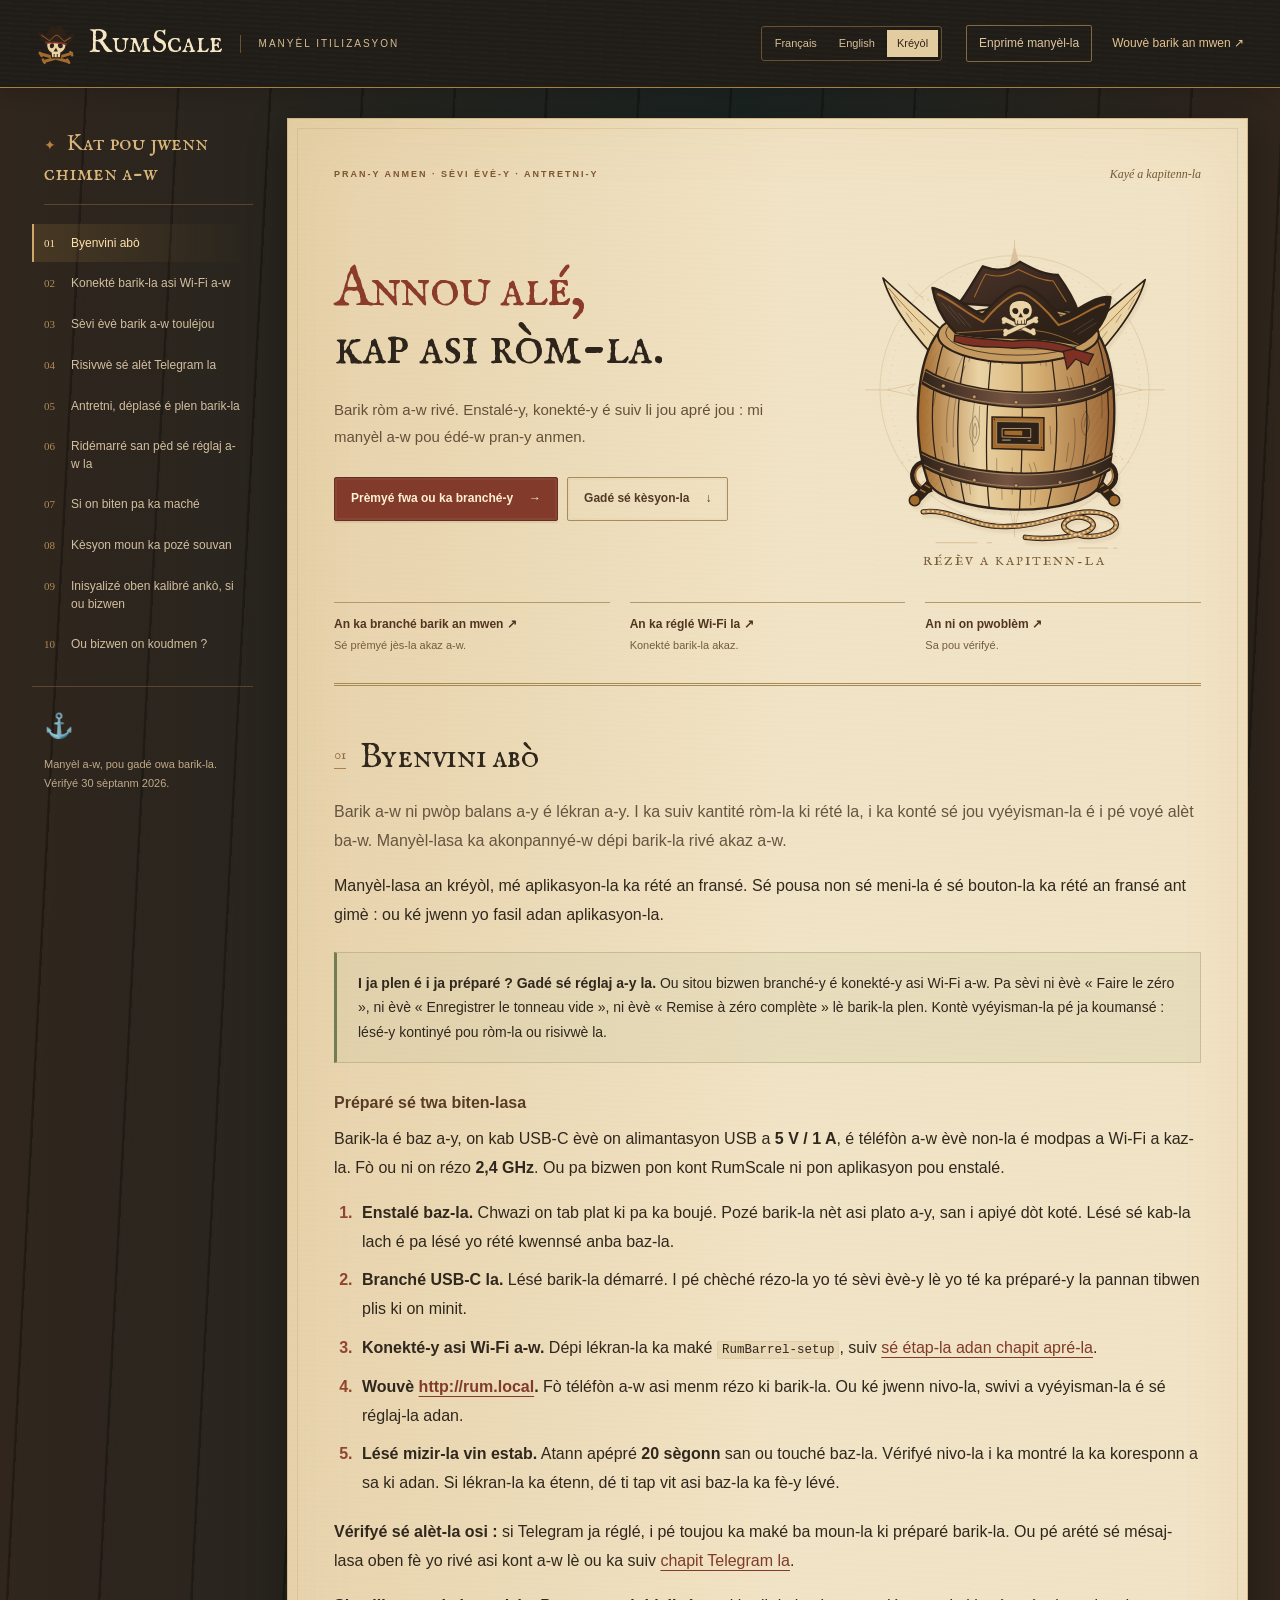
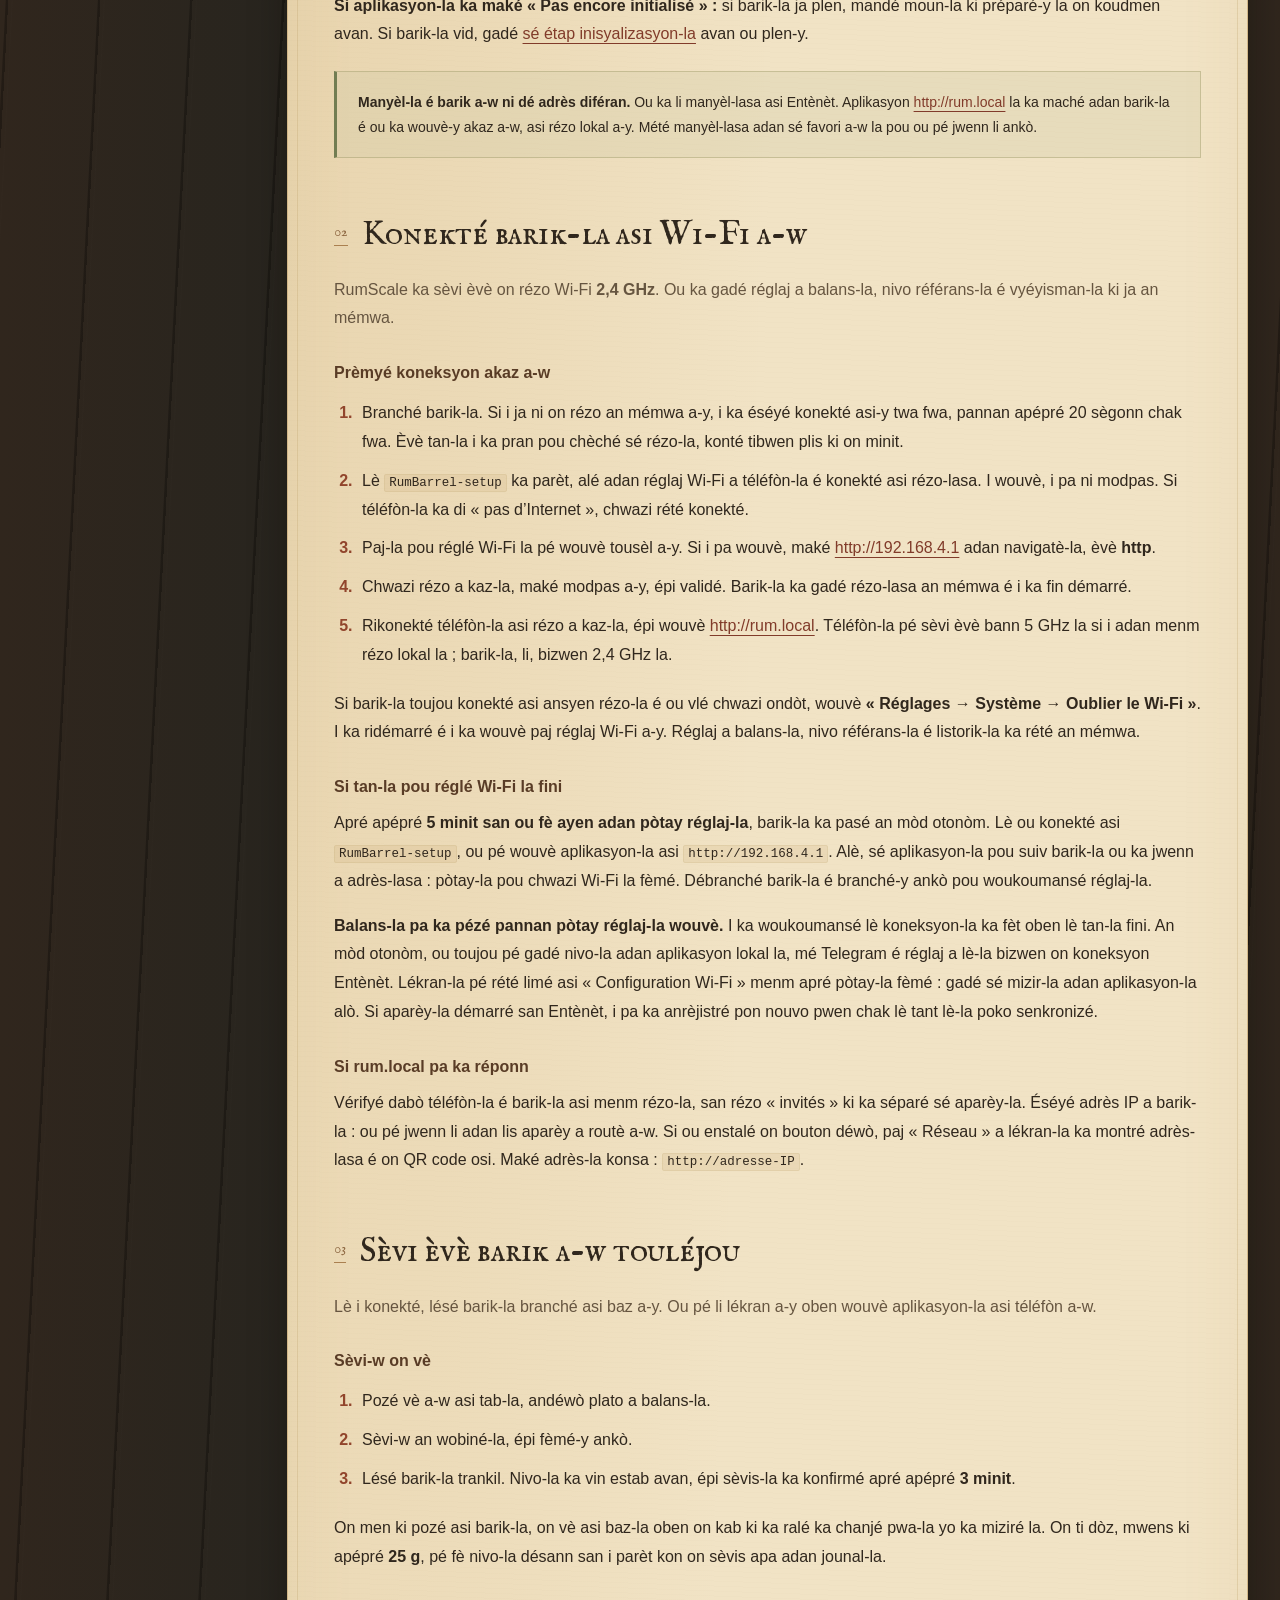
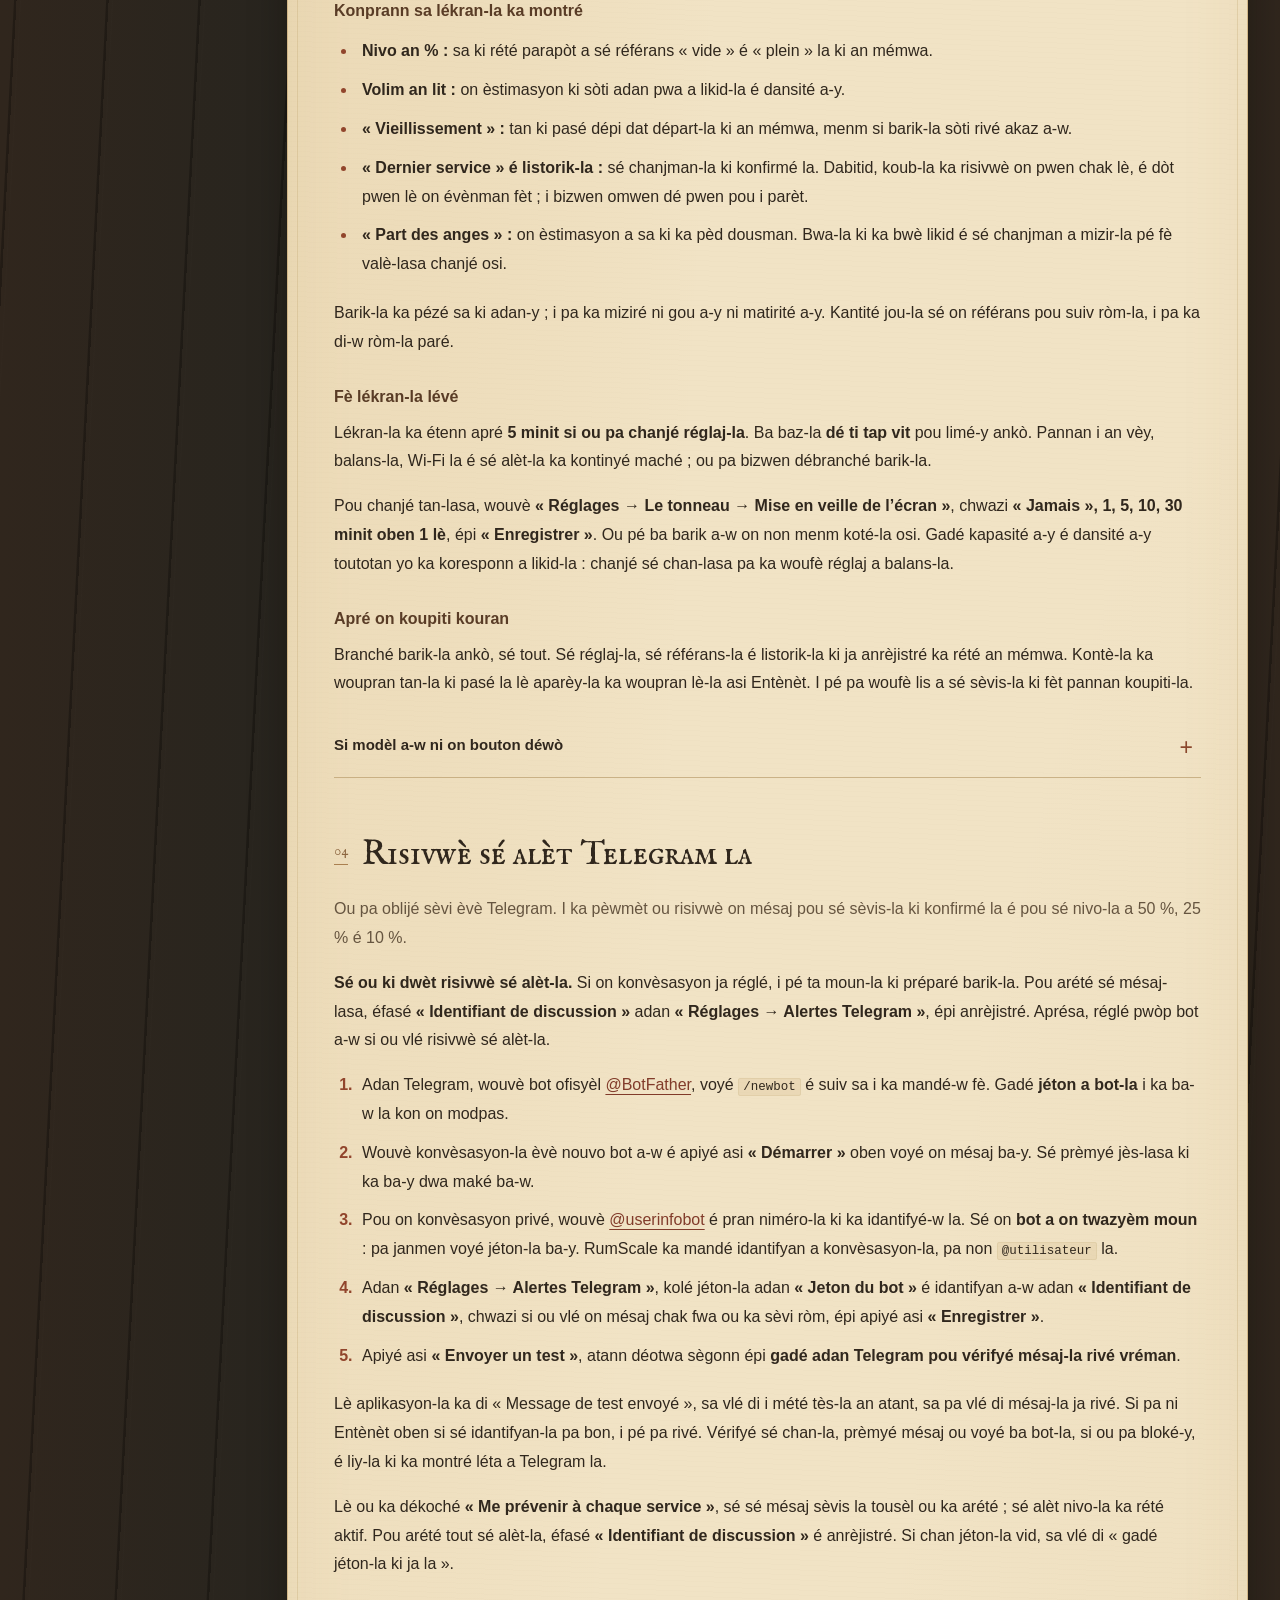
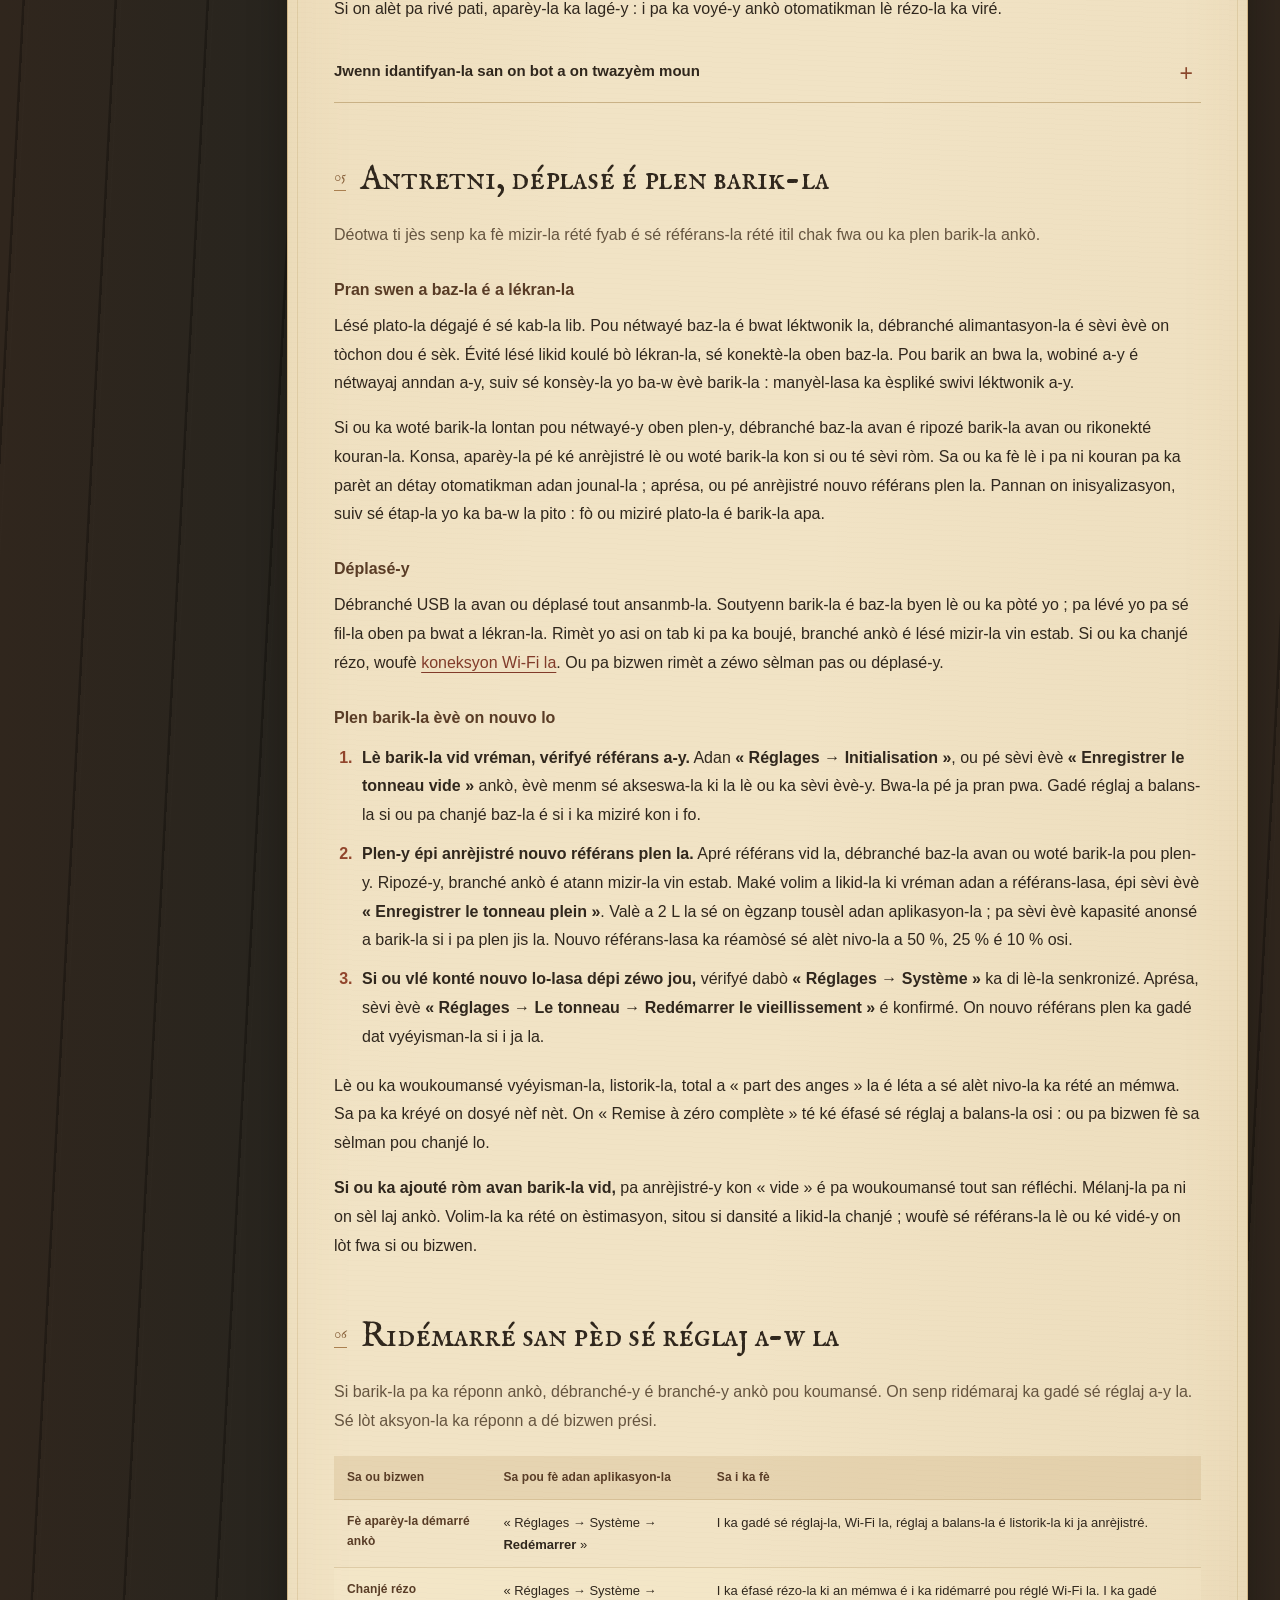
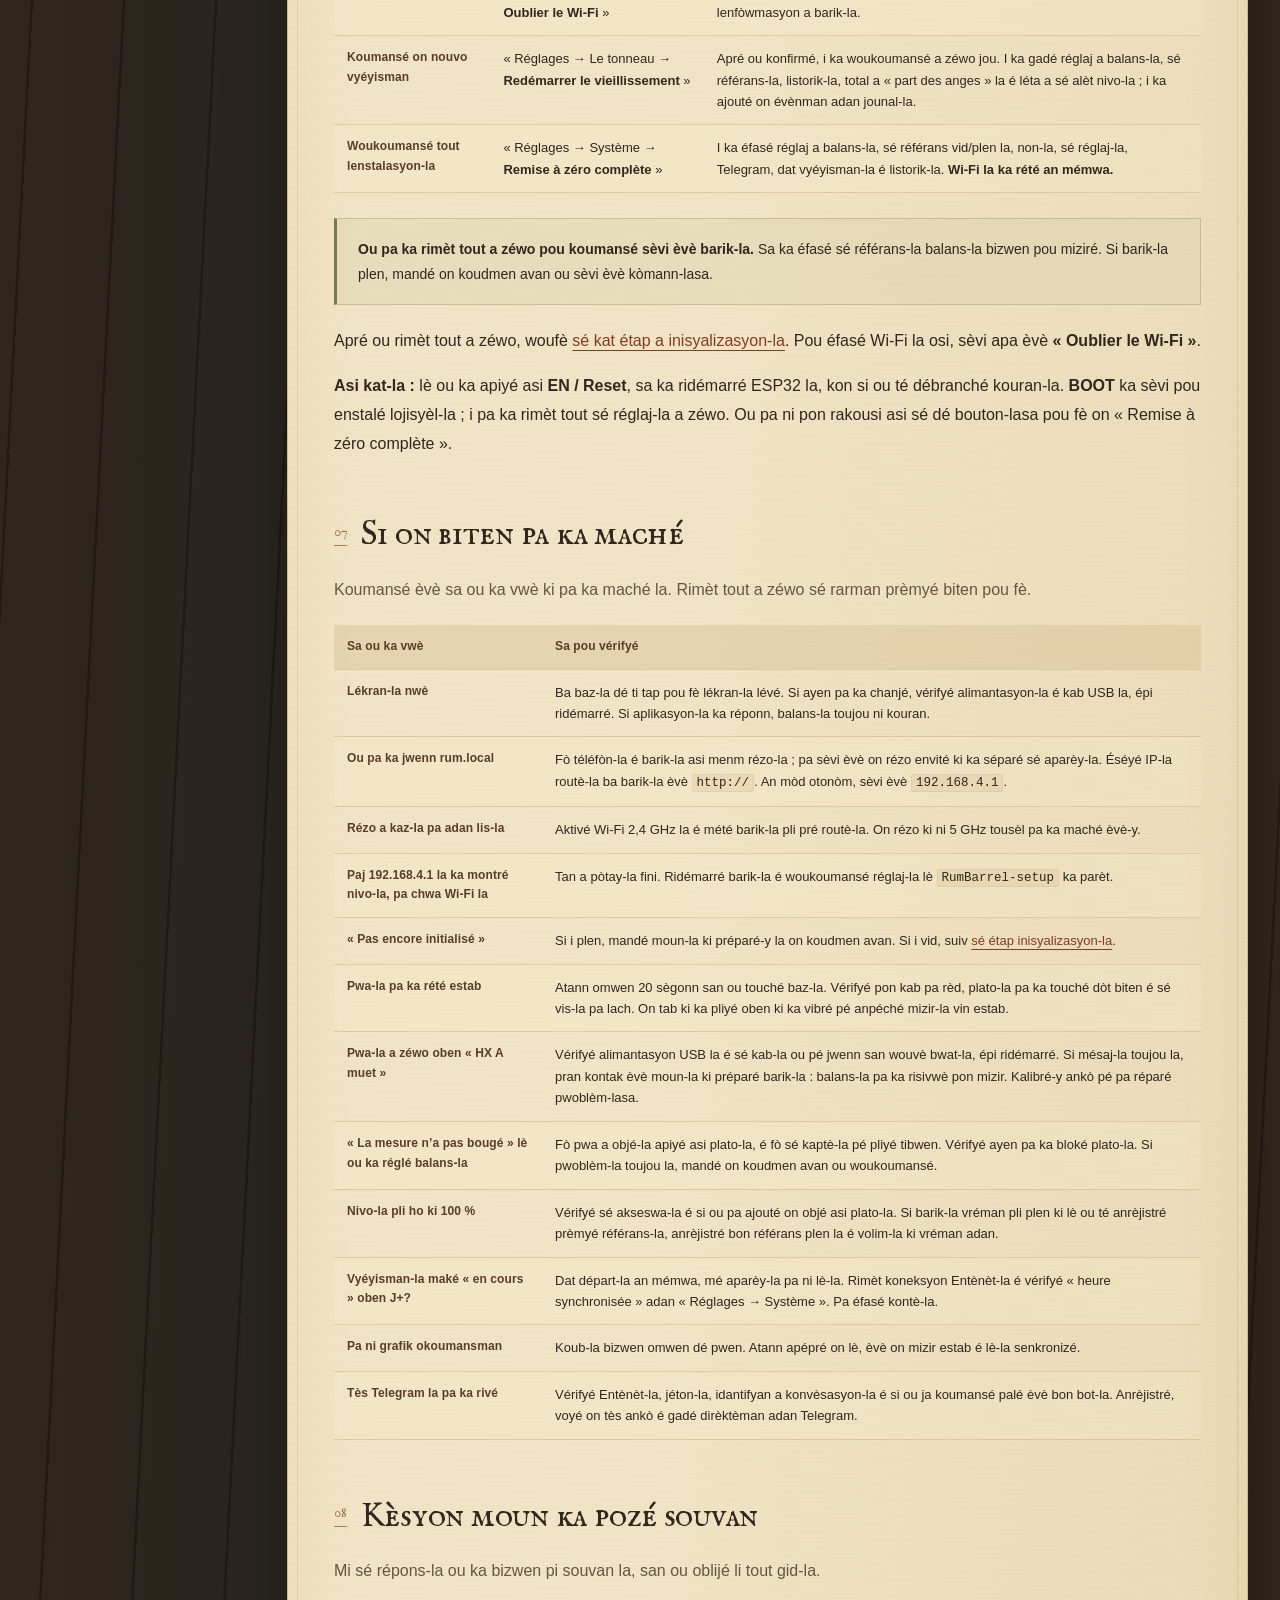
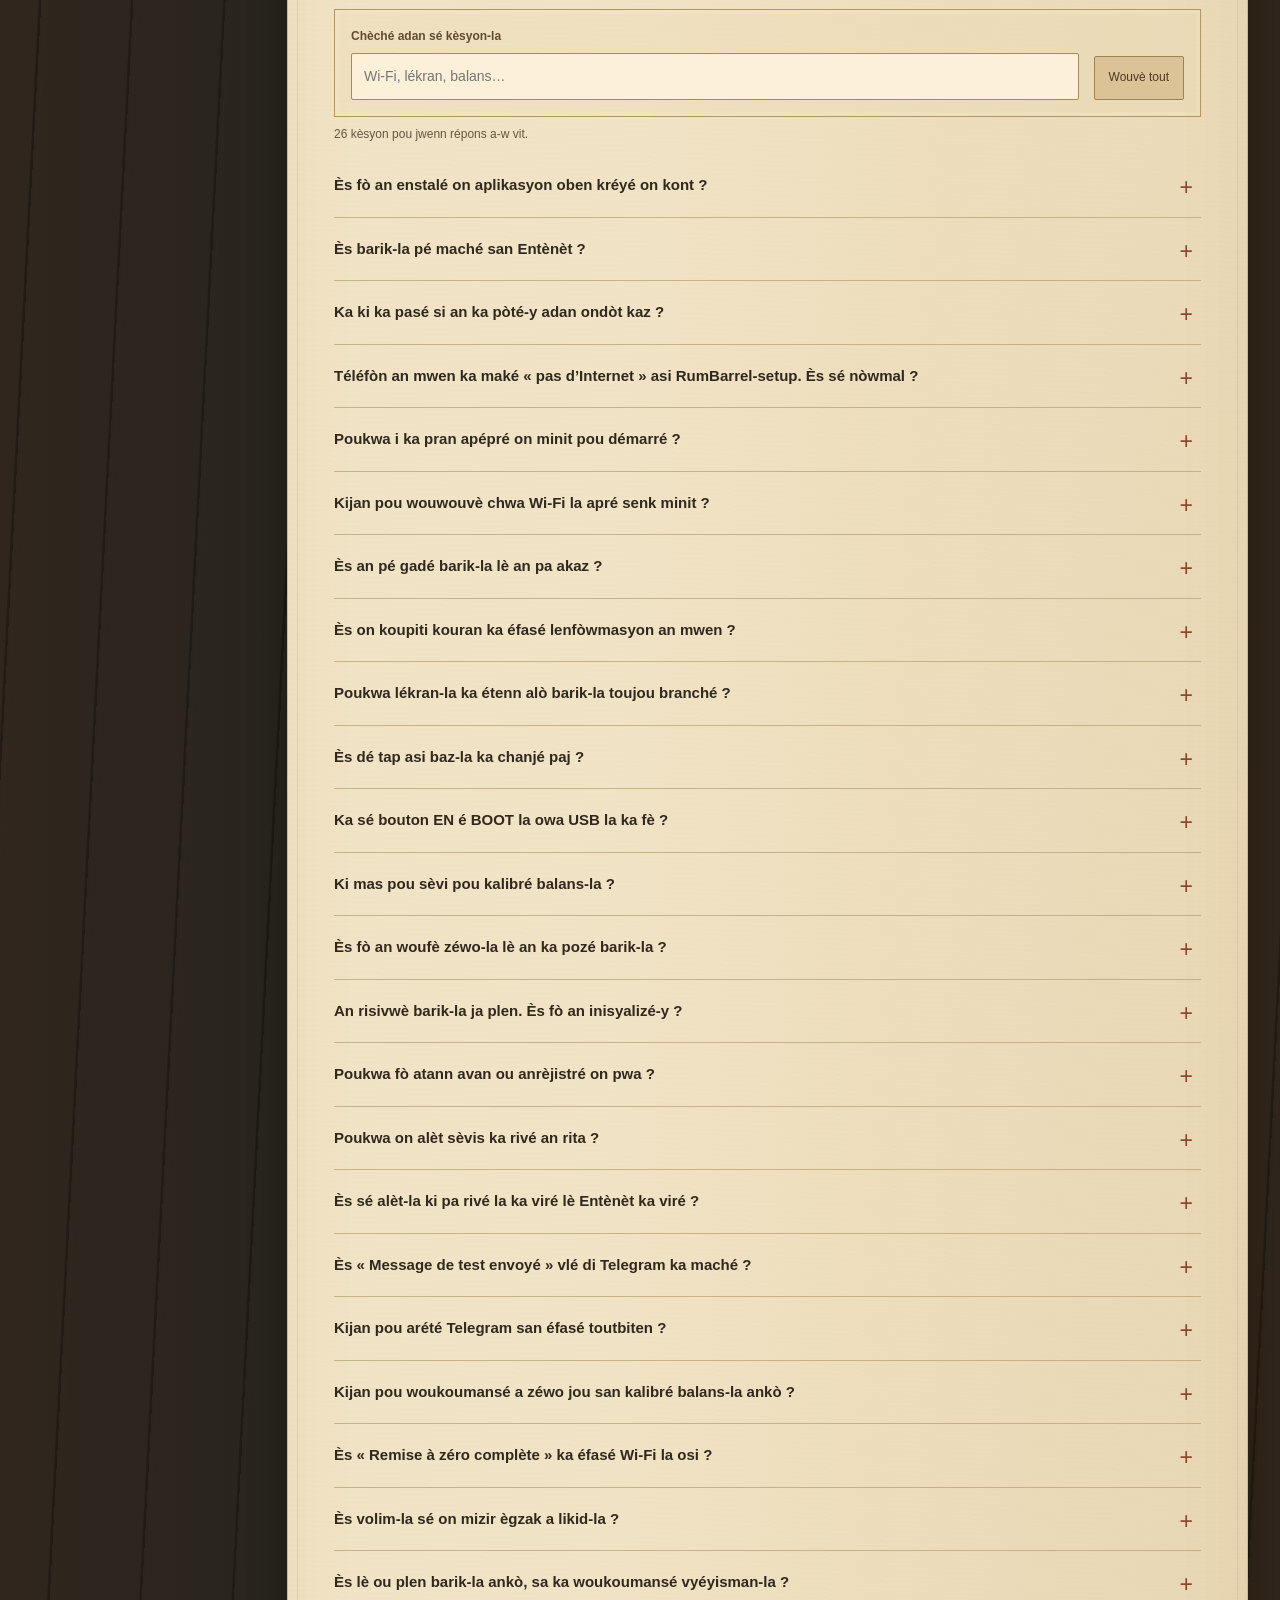
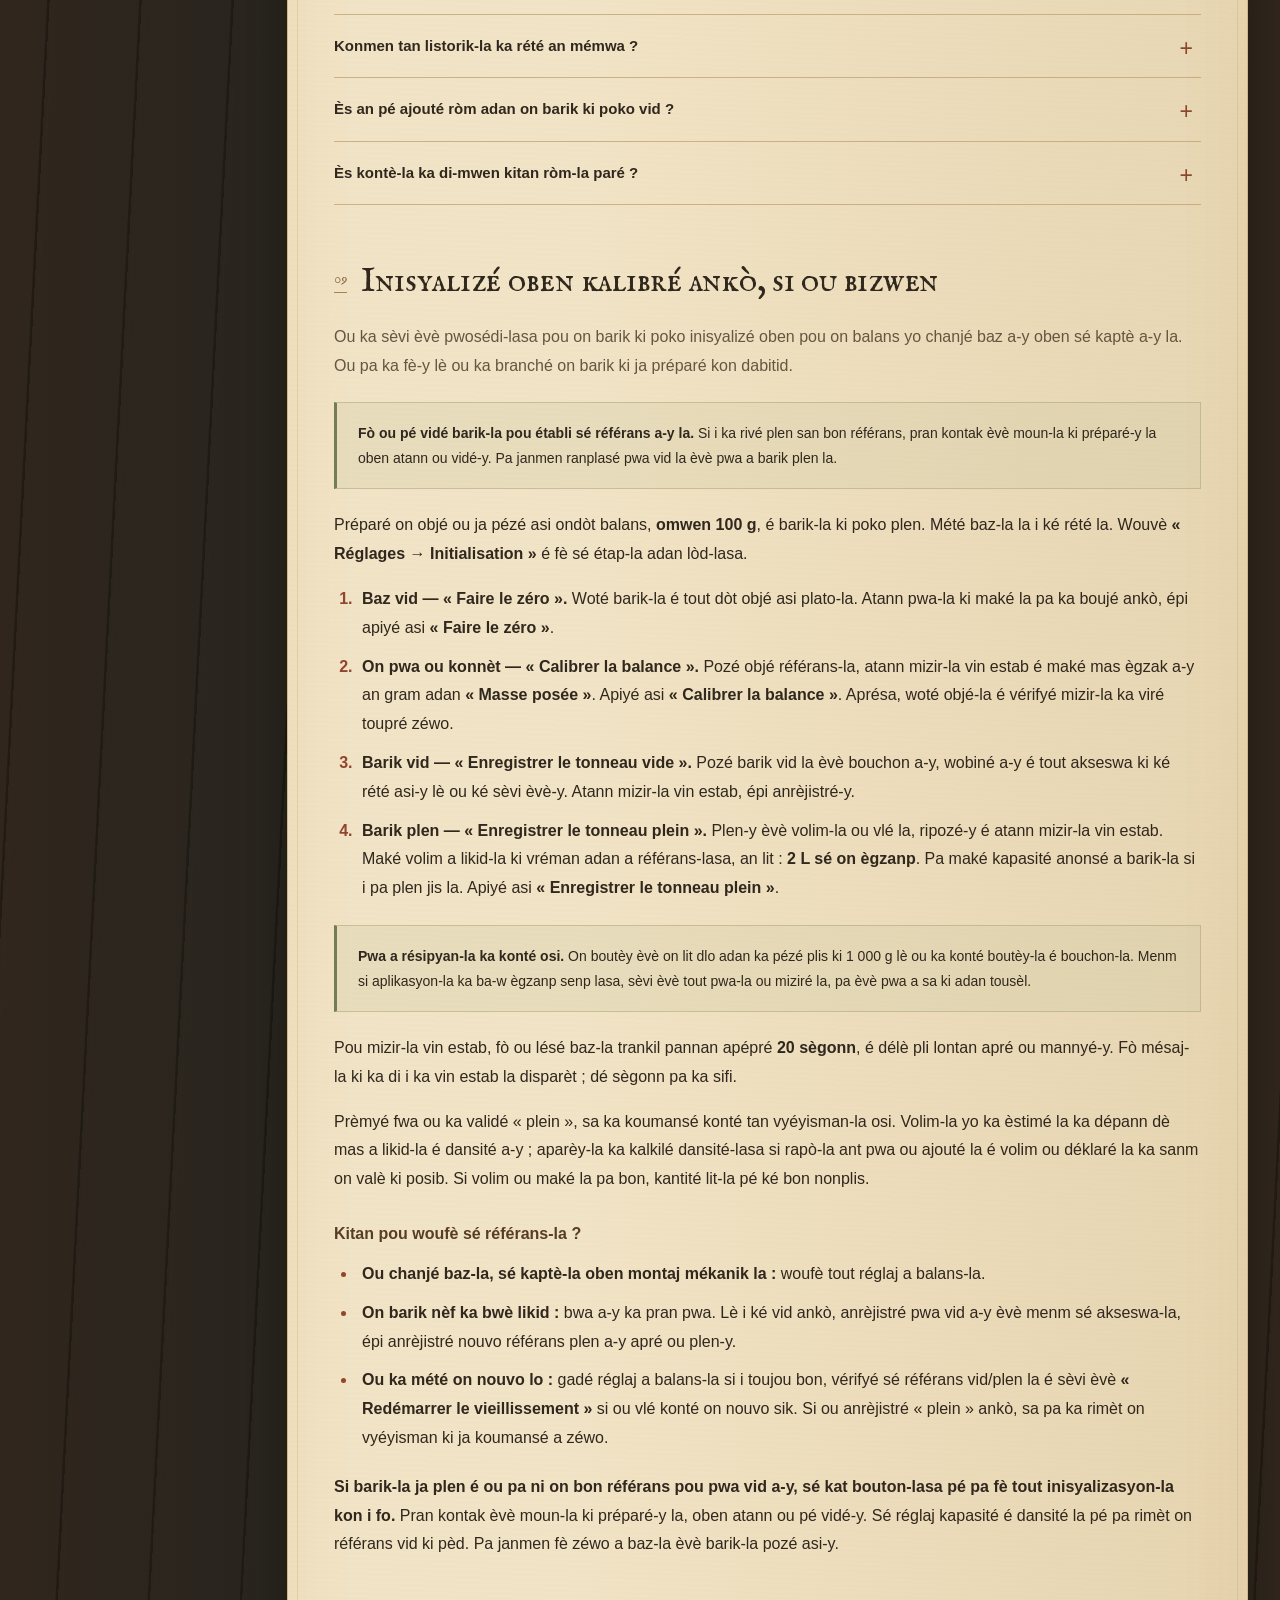
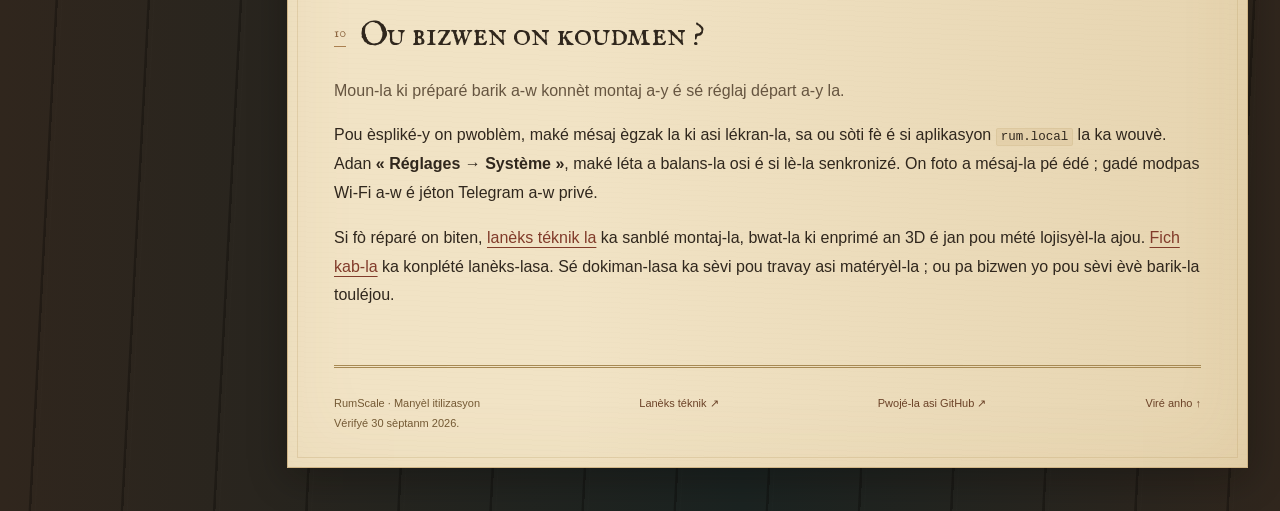
<file: docs/gcf/index.html>
<!doctype html>
<html lang="gcf">
<head>
<meta charset="utf-8">
<meta name="viewport" content="width=device-width, initial-scale=1">
<meta name="description" content="RumScale — Manyèl itilizasyon. Barik ròm a-w rivé. Enstalé-y, konekté-y é suiv li jou apré jou : mi manyèl a-w pou édé-w pran-y anmen.">
<meta name="theme-color" content="#201d18">
<title>RumScale — Manyèl itilizasyon</title>
<link rel="canonical" href="https://pbouffaut.github.io/RumScale/gcf/">
<link rel="alternate" hreflang="fr" href="https://pbouffaut.github.io/RumScale/">
<link rel="alternate" hreflang="en" href="https://pbouffaut.github.io/RumScale/en/">
<link rel="alternate" hreflang="gcf" href="https://pbouffaut.github.io/RumScale/gcf/">
<link rel="alternate" hreflang="x-default" href="https://pbouffaut.github.io/RumScale/">
<link rel="icon" type="image/svg+xml" href="../assets/pirate-mark.svg">
<link rel="stylesheet" href="../assets/guide.css">
<script id="guide-strings" type="application/json">{"searchLabel": "Chèché adan sé kèsyon-la", "searchPlaceholder": "Wi-Fi, lékran, balans…", "expand": "Wouvè tout", "collapse": "Fèmé tout", "empty": "Pa ni pon répons. Éséyé ondòt mo, oben gadé pati dépannaj-la pli ho.", "count": "{total} kèsyon pou jwenn répons a-w vit.", "resultOne": "{n} répons asi {total}", "resultMany": "{n} répons asi {total}"}</script>
<script src="../assets/guide.js" defer></script>
</head>
<body id="haut">
<a class="skip" href="#contenu">Alé dirèk adan manyèl-la</a>
<div class="reading-progress" aria-hidden="true"></div>
<header class="topbar">
<a class="brand" href="#haut" aria-label="RumScale"><img src="../assets/pirate-mark.svg" alt="" width="40" height="45"><strong>RumScale</strong><span>Manyèl itilizasyon</span></a>
<nav class="language-switch" aria-label="Lang a gid-la"><a href="../index.html" lang="fr" hreflang="fr" data-guide-lang="fr">Français</a><a href="../en/index.html" lang="en" hreflang="en" data-guide-lang="en">English</a><a href="../gcf/index.html" lang="gcf" hreflang="gcf" data-guide-lang="gcf" title="Kréyòl Gwadloup" aria-current="page">Kréyòl</a></nav>
<div class="top-actions"><button class="print-button" type="button">Enprimé manyèl-la</button><a class="local-link" href="http://rum.local/">Wouvè barik an mwen ↗</a></div>
</header>
<details class="mobile-nav"><summary>Sa ki adan manyèl-la</summary><nav aria-label="Sa ki adan manyèl-la"><a href="#demarrage">Byenvini abò</a>
<a href="#wifi">Konekté barik-la asi Wi-Fi a-w</a>
<a href="#quotidien">Sèvi èvè barik a-w touléjou</a>
<a href="#telegram">Risivwè sé alèt Telegram la</a>
<a href="#entretien">Antretni, déplasé é plen barik-la</a>
<a href="#reinitialisation">Ridémarré san pèd sé réglaj a-w la</a>
<a href="#depannage">Si on biten pa ka maché</a>
<a href="#faq">Kèsyon moun ka pozé souvan</a>
<a href="#calibration">Inisyalizé oben kalibré ankò, si ou bizwen</a>
<a href="#assistance">Ou bizwen on koudmen ?</a></nav></details>
<div class="layout">
<aside class="sidebar"><p class="nav-title">Kat pou jwenn chimen a-w</p><nav aria-label="Sa ki adan manyèl-la"><a href="#demarrage">Byenvini abò</a>
<a href="#wifi">Konekté barik-la asi Wi-Fi a-w</a>
<a href="#quotidien">Sèvi èvè barik a-w touléjou</a>
<a href="#telegram">Risivwè sé alèt Telegram la</a>
<a href="#entretien">Antretni, déplasé é plen barik-la</a>
<a href="#reinitialisation">Ridémarré san pèd sé réglaj a-w la</a>
<a href="#depannage">Si on biten pa ka maché</a>
<a href="#faq">Kèsyon moun ka pozé souvan</a>
<a href="#calibration">Inisyalizé oben kalibré ankò, si ou bizwen</a>
<a href="#assistance">Ou bizwen on koudmen ?</a></nav><p class="nav-note">Manyèl a-w, pou gadé owa barik-la.<br>Vérifyé 30 sèptanm 2026.</p></aside>
<main id="contenu" class="main">
<div class="hero">
<div class="hero-topline"><p class="eyebrow">Pran-y anmen · Sèvi èvè-y · Antretni-y</p><span class="hero-edition">Kayé a kapitenn-la</span></div>
<div class="hero-grid"><div class="hero-copy"><h1><span>Annou alé,</span><br>kap asi ròm-la.</h1><p class="intro">Barik ròm a-w rivé. Enstalé-y, konekté-y é suiv li jou apré jou : mi manyèl a-w pou édé-w pran-y anmen.</p><div class="hero-links"><a class="button" href="#demarrage">Prèmyé fwa ou ka branché-y <span aria-hidden="true">→</span></a><a class="button secondary" href="#faq">Gadé sé kèsyon-la <span aria-hidden="true">↓</span></a></div></div><figure class="hero-art" aria-hidden="true"><img src="../assets/pirate-barrel.svg" width="420" height="460" alt=""><figcaption>Rézèv a kapitenn-la</figcaption></figure></div>
<div class="quick-paths"><a href="#demarrage"><strong>An ka branché barik an mwen ↗</strong>Sé prèmyé jès-la akaz a-w.</a><a href="#wifi"><strong>An ka réglé Wi-Fi la ↗</strong>Konekté barik-la akaz.</a><a href="#depannage"><strong>An ni on pwoblèm ↗</strong>Sa pou vérifyé.</a></div>
<p class="print-note">RumScale — Manyèl itilizasyon · Vérifyé 30 sèptanm 2026.</p></div>
<section id="demarrage" aria-labelledby="titre-demarrage">
  <h2 id="titre-demarrage">Byenvini abò</h2>
  <p class="lead">Barik a-w ni pwòp balans a-y é lékran a-y. I ka suiv kantité ròm-la ki rété la, i ka konté sé jou vyéyisman-la é i pé voyé alèt ba-w. Manyèl-lasa ka akonpannyé-w dépi barik-la rivé akaz a-w.</p>
  <p class="language-note">Manyèl-lasa an kréyòl, mé aplikasyon-la ka rété an fransé. Sé pousa non sé meni-la é sé bouton-la ka rété an fransé ant gimè : ou ké jwenn yo fasil adan aplikasyon-la.</p>
  <aside class="callout"><strong>I ja plen é i ja préparé ? Gadé sé réglaj a-y la.</strong> Ou sitou bizwen branché-y é konekté-y asi Wi-Fi a-w. Pa sèvi ni èvè « Faire le zéro », ni èvè « Enregistrer le tonneau vide », ni èvè « Remise à zéro complète » lè barik-la plen. Kontè vyéyisman-la pé ja koumansé : lésé-y kontinyé pou ròm-la ou risivwè la.</aside>
  <h3>Préparé sé twa biten-lasa</h3>
  <p>Barik-la é baz a-y, on kab USB-C èvè on alimantasyon USB a <strong>5 V / 1 A</strong>, é téléfòn a-w èvè non-la é modpas a Wi-Fi a kaz-la. Fò ou ni on rézo <strong>2,4 GHz</strong>. Ou pa bizwen pon kont RumScale ni pon aplikasyon pou enstalé.</p>
  <ol class="steps">
    <li><strong>Enstalé baz-la.</strong> Chwazi on tab plat ki pa ka boujé. Pozé barik-la nèt asi plato a-y, san i apiyé dòt koté. Lésé sé kab-la lach é pa lésé yo rété kwennsé anba baz-la.</li>
    <li><strong>Branché USB-C la.</strong> Lésé barik-la démarré. I pé chèché rézo-la yo té sèvi èvè-y lè yo té ka préparé-y la pannan tibwen plis ki on minit.</li>
    <li><strong>Konekté-y asi Wi-Fi a-w.</strong> Dépi lékran-la ka maké <code>RumBarrel-setup</code>, suiv <a href="#wifi">sé étap-la adan chapit apré-la</a>.</li>
    <li><strong>Wouvè <a href="http://rum.local/">http://rum.local</a>.</strong> Fò téléfòn a-w asi menm rézo ki barik-la. Ou ké jwenn nivo-la, swivi a vyéyisman-la é sé réglaj-la adan.</li>
    <li><strong>Lésé mizir-la vin estab.</strong> Atann apépré <strong>20 sègonn</strong> san ou touché baz-la. Vérifyé nivo-la i ka montré la ka koresponn a sa ki adan. Si lékran-la ka étenn, dé ti tap vit asi baz-la ka fè-y lévé.</li>
  </ol>
  <p><strong>Vérifyé sé alèt-la osi :</strong> si Telegram ja réglé, i pé toujou ka maké ba moun-la ki préparé barik-la. Ou pé arété sé mésaj-lasa oben fè yo rivé asi kont a-w lè ou ka suiv <a href="#telegram">chapit Telegram la</a>.</p>
  <p><strong>Si aplikasyon-la ka maké « Pas encore initialisé » :</strong> si barik-la ja plen, mandé moun-la ki préparé-y la on koudmen avan. Si barik-la vid, gadé <a href="#calibration">sé étap inisyalizasyon-la</a> avan ou plen-y.</p>
  <aside class="callout"><strong>Manyèl-la é barik a-w ni dé adrès diféran.</strong> Ou ka li manyèl-lasa asi Entènèt. Aplikasyon <a href="http://rum.local/">http://rum.local</a> la ka maché adan barik-la é ou ka wouvè-y akaz a-w, asi rézo lokal a-y. Mété manyèl-lasa adan sé favori a-w la pou ou pé jwenn li ankò.</aside>
</section>

<section id="wifi" aria-labelledby="titre-wifi">
  <h2 id="titre-wifi">Konekté barik-la asi Wi-Fi a-w</h2>
  <p class="lead">RumScale ka sèvi èvè on rézo Wi-Fi <strong>2,4 GHz</strong>. Ou ka gadé réglaj a balans-la, nivo référans-la é vyéyisman-la ki ja an mémwa.</p>
  <h3>Prèmyé koneksyon akaz a-w</h3>
  <ol>
    <li>Branché barik-la. Si i ja ni on rézo an mémwa a-y, i ka éséyé konekté asi-y twa fwa, pannan apépré 20 sègonn chak fwa. Èvè tan-la i ka pran pou chèché sé rézo-la, konté tibwen plis ki on minit.</li>
    <li>Lè <code>RumBarrel-setup</code> ka parèt, alé adan réglaj Wi-Fi a téléfòn-la é konekté asi rézo-lasa. I wouvè, i pa ni modpas. Si téléfòn-la ka di « pas d’Internet », chwazi rété konekté.</li>
    <li>Paj-la pou réglé Wi-Fi la pé wouvè tousèl a-y. Si i pa wouvè, maké <a href="http://192.168.4.1/">http://192.168.4.1</a> adan navigatè-la, èvè <strong>http</strong>.</li>
    <li>Chwazi rézo a kaz-la, maké modpas a-y, épi validé. Barik-la ka gadé rézo-lasa an mémwa é i ka fin démarré.</li>
    <li>Rikonekté téléfòn-la asi rézo a kaz-la, épi wouvè <a href="http://rum.local/">http://rum.local</a>. Téléfòn-la pé sèvi èvè bann 5 GHz la si i adan menm rézo lokal la ; barik-la, li, bizwen 2,4 GHz la.</li>
  </ol>
  <p>Si barik-la toujou konekté asi ansyen rézo-la é ou vlé chwazi ondòt, wouvè <strong>« Réglages → Système → Oublier le Wi-Fi »</strong>. I ka ridémarré é i ka wouvè paj réglaj Wi-Fi a-y. Réglaj a balans-la, nivo référans-la é listorik-la ka rété an mémwa.</p>
  <h3>Si tan-la pou réglé Wi-Fi la fini</h3>
  <p>Apré apépré <strong>5 minit san ou fè ayen adan pòtay réglaj-la</strong>, barik-la ka pasé an mòd otonòm. Lè ou konekté asi <code>RumBarrel-setup</code>, ou pé wouvè aplikasyon-la asi <code>http://192.168.4.1</code>. Alè, sé aplikasyon-la pou suiv barik-la ou ka jwenn a adrès-lasa : pòtay-la pou chwazi Wi-Fi la fèmé. Débranché barik-la é branché-y ankò pou woukoumansé réglaj-la.</p>
  <p><strong>Balans-la pa ka pézé pannan pòtay réglaj-la wouvè.</strong> I ka woukoumansé lè koneksyon-la ka fèt oben lè tan-la fini. An mòd otonòm, ou toujou pé gadé nivo-la adan aplikasyon lokal la, mé Telegram é réglaj a lè-la bizwen on koneksyon Entènèt. Lékran-la pé rété limé asi « Configuration Wi-Fi » menm apré pòtay-la fèmé : gadé sé mizir-la adan aplikasyon-la alò. Si aparèy-la démarré san Entènèt, i pa ka anrèjistré pon nouvo pwen chak lè tant lè-la poko senkronizé.</p>
  <h3>Si rum.local pa ka réponn</h3>
  <p>Vérifyé dabò téléfòn-la é barik-la asi menm rézo-la, san rézo « invités » ki ka séparé sé aparèy-la. Éséyé adrès IP a barik-la : ou pé jwenn li adan lis aparèy a routè a-w. Si ou enstalé on bouton déwò, paj « Réseau » a lékran-la ka montré adrès-lasa é on QR code osi. Maké adrès-la konsa : <code>http://adresse-IP</code>.</p>
</section>

<section id="quotidien" aria-labelledby="titre-quotidien">
  <h2 id="titre-quotidien">Sèvi èvè barik a-w touléjou</h2>
  <p class="lead">Lè i konekté, lésé barik-la branché asi baz a-y. Ou pé li lékran a-y oben wouvè aplikasyon-la asi téléfòn a-w.</p>
  <h3>Sèvi-w on vè</h3>
  <ol>
    <li>Pozé vè a-w asi tab-la, andéwò plato a balans-la.</li>
    <li>Sèvi-w an wobiné-la, épi fèmé-y ankò.</li>
    <li>Lésé barik-la trankil. Nivo-la ka vin estab avan, épi sèvis-la ka konfirmé apré apépré <strong>3 minit</strong>.</li>
  </ol>
  <p>On men ki pozé asi barik-la, on vè asi baz-la oben on kab ki ka ralé ka chanjé pwa-la yo ka miziré la. On ti dòz, mwens ki apépré <strong>25 g</strong>, pé fè nivo-la désann san i parèt kon on sèvis apa adan jounal-la.</p>
  <h3>Konprann sa lékran-la ka montré</h3>
  <ul>
    <li><strong>Nivo an % :</strong> sa ki rété parapòt a sé référans « vide » é « plein » la ki an mémwa.</li>
    <li><strong>Volim an lit :</strong> on èstimasyon ki sòti adan pwa a likid-la é dansité a-y.</li>
    <li><strong>« Vieillissement » :</strong> tan ki pasé dépi dat départ-la ki an mémwa, menm si barik-la sòti rivé akaz a-w.</li>
    <li><strong>« Dernier service » é listorik-la :</strong> sé chanjman-la ki konfirmé la. Dabitid, koub-la ka risivwè on pwen chak lè, é dòt pwen lè on évènman fèt ; i bizwen omwen dé pwen pou i parèt.</li>
    <li><strong>« Part des anges » :</strong> on èstimasyon a sa ki ka pèd dousman. Bwa-la ki ka bwè likid é sé chanjman a mizir-la pé fè valè-lasa chanjé osi.</li>
  </ul>
  <p>Barik-la ka pézé sa ki adan-y ; i pa ka miziré ni gou a-y ni matirité a-y. Kantité jou-la sé on référans pou suiv ròm-la, i pa ka di-w ròm-la paré.</p>
  <h3>Fè lékran-la lévé</h3>
  <p>Lékran-la ka étenn apré <strong>5 minit si ou pa chanjé réglaj-la</strong>. Ba baz-la <strong>dé ti tap vit</strong> pou limé-y ankò. Pannan i an vèy, balans-la, Wi-Fi la é sé alèt-la ka kontinyé maché ; ou pa bizwen débranché barik-la.</p>
  <p>Pou chanjé tan-lasa, wouvè <strong>« Réglages → Le tonneau → Mise en veille de l’écran »</strong>, chwazi <strong>« Jamais », 1, 5, 10, 30 minit oben 1 lè</strong>, épi <strong>« Enregistrer »</strong>. Ou pé ba barik a-w on non menm koté-la osi. Gadé kapasité a-y é dansité a-y toutotan yo ka koresponn a likid-la : chanjé sé chan-lasa pa ka woufè réglaj a balans-la.</p>
  <h3>Apré on koupiti kouran</h3>
  <p>Branché barik-la ankò, sé tout. Sé réglaj-la, sé référans-la é listorik-la ki ja anrèjistré ka rété an mémwa. Kontè-la ka woupran tan-la ki pasé la lè aparèy-la ka woupran lè-la asi Entènèt. I pé pa woufè lis a sé sèvis-la ki fèt pannan koupiti-la.</p>
  <details class="faq-item"><summary>Si modèl a-w ni on bouton déwò</summary><div><p>On ti apui ka limé lékran-la ankò oben ka pasé a paj apré-la : nivo, vyéyisman, rézo é dyagnostik. Lékran-la ka viré asi paj prensipal la apré apépré 30 sègonn. Si ou kenbé bouton-la apiyé, on konfimasyon ka parèt apré 3 sègonn é vyéyisman-la ka woukoumansé a 6 sègonn ; lagé bouton-la avan tan-la fini pou anilé. Sé dé ti tap-la asi baz-la ka limé lékran-la ankò tousèl. Sé bouton <strong>EN</strong> é <strong>BOOT</strong> la owa USB la ni ondòt travay, ou ké jwenn li adan sé kèsyon-la.</p></div></details>
</section>

<section id="telegram" aria-labelledby="titre-telegram">
  <h2 id="titre-telegram">Risivwè sé alèt Telegram la</h2>
  <p class="lead">Ou pa oblijé sèvi èvè Telegram. I ka pèwmèt ou risivwè on mésaj pou sé sèvis-la ki konfirmé la é pou sé nivo-la a 50 %, 25 % é 10 %.</p>
  <p><strong>Sé ou ki dwèt risivwè sé alèt-la.</strong> Si on konvèsasyon ja réglé, i pé ta moun-la ki préparé barik-la. Pou arété sé mésaj-lasa, éfasé <strong>« Identifiant de discussion »</strong> adan <strong>« Réglages → Alertes Telegram »</strong>, épi anrèjistré. Aprésa, réglé pwòp bot a-w si ou vlé risivwè sé alèt-la.</p>
  <ol>
    <li>Adan Telegram, wouvè bot ofisyèl <a href="https://t.me/BotFather">@BotFather</a>, voyé <code>/newbot</code> é suiv sa i ka mandé-w fè. Gadé <strong>jéton a bot-la</strong> i ka ba-w la kon on modpas.</li>
    <li>Wouvè konvèsasyon-la èvè nouvo bot a-w é apiyé asi <strong>« Démarrer »</strong> oben voyé on mésaj ba-y. Sé prèmyé jès-lasa ki ka ba-y dwa maké ba-w.</li>
    <li>Pou on konvèsasyon privé, wouvè <a href="https://t.me/userinfobot">@userinfobot</a> é pran niméro-la ki ka idantifyé-w la. Sé on <strong>bot a on twazyèm moun</strong> : pa janmen voyé jéton-la ba-y. RumScale ka mandé idantifyan a konvèsasyon-la, pa non <code>@utilisateur</code> la.</li>
    <li>Adan <strong>« Réglages → Alertes Telegram »</strong>, kolé jéton-la adan <strong>« Jeton du bot »</strong> é idantifyan a-w adan <strong>« Identifiant de discussion »</strong>, chwazi si ou vlé on mésaj chak fwa ou ka sèvi ròm, épi apiyé asi <strong>« Enregistrer »</strong>.</li>
    <li>Apiyé asi <strong>« Envoyer un test »</strong>, atann déotwa sègonn épi <strong>gadé adan Telegram pou vérifyé mésaj-la rivé vréman</strong>.</li>
  </ol>
  <p>Lè aplikasyon-la ka di « Message de test envoyé », sa vlé di i mété tès-la an atant, sa pa vlé di mésaj-la ja rivé. Si pa ni Entènèt oben si sé idantifyan-la pa bon, i pé pa rivé. Vérifyé sé chan-la, prèmyé mésaj ou voyé ba bot-la, si ou pa bloké-y, é liy-la ki ka montré léta a Telegram la.</p>
  <p>Lè ou ka dékoché <strong>« Me prévenir à chaque service »</strong>, sé sé mésaj sèvis la tousèl ou ka arété ; sé alèt nivo-la ka rété aktif. Pou arété tout sé alèt-la, éfasé <strong>« Identifiant de discussion »</strong> é anrèjistré. Si chan jéton-la vid, sa vlé di « gadé jéton-la ki ja la ».</p>
  <p>Si on alèt pa rivé pati, aparèy-la ka lagé-y : i pa ka voyé-y ankò otomatikman lè rézo-la ka viré.</p>
  <details class="faq-item">
    <summary>Jwenn idantifyan-la san on bot a on twazyèm moun</summary>
    <div>
      <p>Apré ou voyé on mésaj privé ba nouvo bot a-w, wouvè adrès-la ki anba-la adan on fenèt navigasyon privé. Ranplasé <code>TON_JETON</code> èvè jéton-la BotFather ba-w la. Pa patajé adrès-lasa ki ni jéton a-w adan.</p>
      <pre><code>https://api.telegram.org/botTON_JETON/getUpdates</code></pre>
      <p>Adan répons-la, chèché mésaj a-w é niméro-la ki adan <code>message → chat → id</code>. Kopyé niméro-lasa adan <strong>« Identifiant de discussion »</strong>, épi fèmé fenèt privé la. Si <code>result</code> vid, voyé on nouvo mésaj ba bot-la é rafréchi paj-la. Pou fè sa, fò sé on bot nèf ki ka sèvi pou RumScale tousèl, san ondòt aplikasyon ka risivwè mésaj a-y.</p>
      <p>Sous : <a href="https://core.telegram.org/bots/tutorial">kréyé on bot Telegram</a> é <a href="https://core.telegram.org/bots/api#getupdates">métòd ofisyèl getUpdates</a>.</p>
    </div>
  </details>
</section>

<section id="entretien" aria-labelledby="titre-entretien">
  <h2 id="titre-entretien">Antretni, déplasé é plen barik-la</h2>
  <p class="lead">Déotwa ti jès senp ka fè mizir-la rété fyab é sé référans-la rété itil chak fwa ou ka plen barik-la ankò.</p>
  <h3>Pran swen a baz-la é a lékran-la</h3>
  <p>Lésé plato-la dégajé é sé kab-la lib. Pou nétwayé baz-la é bwat léktwonik la, débranché alimantasyon-la é sèvi èvè on tòchon dou é sèk. Évité lésé likid koulé bò lékran-la, sé konektè-la oben baz-la. Pou barik an bwa la, wobiné a-y é nétwayaj anndan a-y, suiv sé konsèy-la yo ba-w èvè barik-la : manyèl-lasa ka èspliké swivi léktwonik a-y.</p>
  <p>Si ou ka woté barik-la lontan pou nétwayé-y oben plen-y, débranché baz-la avan é ripozé barik-la avan ou rikonekté kouran-la. Konsa, aparèy-la pé ké anrèjistré lè ou woté barik-la kon si ou té sèvi ròm. Sa ou ka fè lè i pa ni kouran pa ka parèt an détay otomatikman adan jounal-la ; aprésa, ou pé anrèjistré nouvo référans plen la. Pannan on inisyalizasyon, suiv sé étap-la yo ka ba-w la pito : fò ou miziré plato-la é barik-la apa.</p>
  <h3>Déplasé-y</h3>
  <p>Débranché USB la avan ou déplasé tout ansanmb-la. Soutyenn barik-la é baz-la byen lè ou ka pòté yo ; pa lévé yo pa sé fil-la oben pa bwat a lékran-la. Rimèt yo asi on tab ki pa ka boujé, branché ankò é lésé mizir-la vin estab. Si ou ka chanjé rézo, woufè <a href="#wifi">koneksyon Wi-Fi la</a>. Ou pa bizwen rimèt a zéwo sèlman pas ou déplasé-y.</p>
  <h3>Plen barik-la èvè on nouvo lo</h3>
  <ol>
    <li><strong>Lè barik-la vid vréman, vérifyé référans a-y.</strong> Adan <strong>« Réglages → Initialisation »</strong>, ou pé sèvi èvè <strong>« Enregistrer le tonneau vide »</strong> ankò, èvè menm sé akseswa-la ki la lè ou ka sèvi èvè-y. Bwa-la pé ja pran pwa. Gadé réglaj a balans-la si ou pa chanjé baz-la é si i ka miziré kon i fo.</li>
    <li><strong>Plen-y épi anrèjistré nouvo référans plen la.</strong> Apré référans vid la, débranché baz-la avan ou woté barik-la pou plen-y. Ripozé-y, branché ankò é atann mizir-la vin estab. Maké volim a likid-la ki vréman adan a référans-lasa, épi sèvi èvè <strong>« Enregistrer le tonneau plein »</strong>. Valè a 2 L la sé on ègzanp tousèl adan aplikasyon-la ; pa sèvi èvè kapasité anonsé a barik-la si i pa plen jis la. Nouvo référans-lasa ka réamòsé sé alèt nivo-la a 50 %, 25 % é 10 % osi.</li>
    <li><strong>Si ou vlé konté nouvo lo-lasa dépi zéwo jou,</strong> vérifyé dabò <strong>« Réglages → Système »</strong> ka di lè-la senkronizé. Aprésa, sèvi èvè <strong>« Réglages → Le tonneau → Redémarrer le vieillissement »</strong> é konfirmé. On nouvo référans plen ka gadé dat vyéyisman-la si i ja la.</li>
  </ol>
  <p>Lè ou ka woukoumansé vyéyisman-la, listorik-la, total a « part des anges » la é léta a sé alèt nivo-la ka rété an mémwa. Sa pa ka kréyé on dosyé nèf nèt. On « Remise à zéro complète » té ké éfasé sé réglaj a balans-la osi : ou pa bizwen fè sa sèlman pou chanjé lo.</p>
  <p><strong>Si ou ka ajouté ròm avan barik-la vid,</strong> pa anrèjistré-y kon « vide » é pa woukoumansé tout san réfléchi. Mélanj-la pa ni on sèl laj ankò. Volim-la ka rété on èstimasyon, sitou si dansité a likid-la chanjé ; woufè sé référans-la lè ou ké vidé-y on lòt fwa si ou bizwen.</p>
</section>

<section id="reinitialisation" aria-labelledby="titre-reinitialisation">
  <h2 id="titre-reinitialisation">Ridémarré san pèd sé réglaj a-w la</h2>
  <p class="lead">Si barik-la pa ka réponn ankò, débranché-y é branché-y ankò pou koumansé. On senp ridémaraj ka gadé sé réglaj a-y la. Sé lòt aksyon-la ka réponn a dé bizwen prési.</p>
  <div class="table-wrap">
    <table>
      <thead><tr><th scope="col">Sa ou bizwen</th><th scope="col">Sa pou fè adan aplikasyon-la</th><th scope="col">Sa i ka fè</th></tr></thead>
      <tbody>
        <tr><th scope="row">Fè aparèy-la démarré ankò</th><td>« Réglages → Système → <strong>Redémarrer</strong> »</td><td>I ka gadé sé réglaj-la, Wi-Fi la, réglaj a balans-la é listorik-la ki ja anrèjistré.</td></tr>
        <tr><th scope="row">Chanjé rézo</th><td>« Réglages → Système → <strong>Oublier le Wi-Fi</strong> »</td><td>I ka éfasé rézo-la ki an mémwa é i ka ridémarré pou réglé Wi-Fi la. I ka gadé lenfòwmasyon a barik-la.</td></tr>
        <tr><th scope="row">Koumansé on nouvo vyéyisman</th><td>« Réglages → Le tonneau → <strong>Redémarrer le vieillissement</strong> »</td><td>Apré ou konfirmé, i ka woukoumansé a zéwo jou. I ka gadé réglaj a balans-la, sé référans-la, listorik-la, total a « part des anges » la é léta a sé alèt nivo-la ; i ka ajouté on évènman adan jounal-la.</td></tr>
        <tr><th scope="row">Woukoumansé tout lenstalasyon-la</th><td>« Réglages → Système → <strong>Remise à zéro complète</strong> »</td><td>I ka éfasé réglaj a balans-la, sé référans vid/plen la, non-la, sé réglaj-la, Telegram, dat vyéyisman-la é listorik-la. <strong>Wi-Fi la ka rété an mémwa.</strong></td></tr>
      </tbody>
    </table>
  </div>
  <aside class="callout"><strong>Ou pa ka rimèt tout a zéwo pou koumansé sèvi èvè barik-la.</strong> Sa ka éfasé sé référans-la balans-la bizwen pou miziré. Si barik-la plen, mandé on koudmen avan ou sèvi èvè kòmann-lasa.</aside>
  <p>Apré ou rimèt tout a zéwo, woufè <a href="#calibration">sé kat étap a inisyalizasyon-la</a>. Pou éfasé Wi-Fi la osi, sèvi apa èvè <strong>« Oublier le Wi-Fi »</strong>.</p>
  <p><strong>Asi kat-la :</strong> lè ou ka apiyé asi <strong>EN / Reset</strong>, sa ka ridémarré ESP32 la, kon si ou té débranché kouran-la. <strong>BOOT</strong> ka sèvi pou enstalé lojisyèl-la ; i pa ka rimèt tout sé réglaj-la a zéwo. Ou pa ni pon rakousi asi sé dé bouton-lasa pou fè on « Remise à zéro complète ».</p>
</section>

<section id="depannage" aria-labelledby="titre-depannage">
  <h2 id="titre-depannage">Si on biten pa ka maché</h2>
  <p class="lead">Koumansé èvè sa ou ka vwè ki pa ka maché la. Rimèt tout a zéwo sé rarman prèmyé biten pou fè.</p>
  <div class="table-wrap">
    <table>
      <thead><tr><th scope="col">Sa ou ka vwè</th><th scope="col">Sa pou vérifyé</th></tr></thead>
      <tbody>
        <tr><th scope="row">Lékran-la nwè</th><td>Ba baz-la dé ti tap pou fè lékran-la lévé. Si ayen pa ka chanjé, vérifyé alimantasyon-la é kab USB la, épi ridémarré. Si aplikasyon-la ka réponn, balans-la toujou ni kouran.</td></tr>
        <tr><th scope="row">Ou pa ka jwenn rum.local</th><td>Fò téléfòn-la é barik-la asi menm rézo-la ; pa sèvi èvè on rézo envité ki ka séparé sé aparèy-la. Éséyé IP-la routè-la ba barik-la èvè <code>http://</code>. An mòd otonòm, sèvi èvè <code>192.168.4.1</code>.</td></tr>
        <tr><th scope="row">Rézo a kaz-la pa adan lis-la</th><td>Aktivé Wi-Fi 2,4 GHz la é mété barik-la pli pré routè-la. On rézo ki ni 5 GHz tousèl pa ka maché èvè-y.</td></tr>
        <tr><th scope="row">Paj 192.168.4.1 la ka montré nivo-la, pa chwa Wi-Fi la</th><td>Tan a pòtay-la fini. Ridémarré barik-la é woukoumansé réglaj-la lè <code>RumBarrel-setup</code> ka parèt.</td></tr>
        <tr><th scope="row">« Pas encore initialisé »</th><td>Si i plen, mandé moun-la ki préparé-y la on koudmen avan. Si i vid, suiv <a href="#calibration">sé étap inisyalizasyon-la</a>.</td></tr>
        <tr><th scope="row">Pwa-la pa ka rété estab</th><td>Atann omwen 20 sègonn san ou touché baz-la. Vérifyé pon kab pa rèd, plato-la pa ka touché dòt biten é sé vis-la pa lach. On tab ki ka pliyé oben ki ka vibré pé anpéché mizir-la vin estab.</td></tr>
        <tr><th scope="row">Pwa-la a zéwo oben « HX A muet »</th><td>Vérifyé alimantasyon USB la é sé kab-la ou pé jwenn san wouvè bwat-la, épi ridémarré. Si mésaj-la toujou la, pran kontak èvè moun-la ki préparé barik-la : balans-la pa ka risivwè pon mizir. Kalibré-y ankò pé pa réparé pwoblèm-lasa.</td></tr>
        <tr><th scope="row">« La mesure n’a pas bougé » lè ou ka réglé balans-la</th><td>Fò pwa a objé-la apiyé asi plato-la, é fò sé kaptè-la pé pliyé tibwen. Vérifyé ayen pa ka bloké plato-la. Si pwoblèm-la toujou la, mandé on koudmen avan ou woukoumansé.</td></tr>
        <tr><th scope="row">Nivo-la pli ho ki 100 %</th><td>Vérifyé sé akseswa-la é si ou pa ajouté on objé asi plato-la. Si barik-la vréman pli plen ki lè ou té anrèjistré prèmyé référans-la, anrèjistré bon référans plen la é volim-la ki vréman adan.</td></tr>
        <tr><th scope="row">Vyéyisman-la maké « en cours » oben J+?</th><td>Dat départ-la an mémwa, mé aparèy-la pa ni lè-la. Rimèt koneksyon Entènèt-la é vérifyé « heure synchronisée » adan « Réglages → Système ». Pa éfasé kontè-la.</td></tr>
        <tr><th scope="row">Pa ni grafik okoumansman</th><td>Koub-la bizwen omwen dé pwen. Atann apépré on lè, èvè on mizir estab é lè-la senkronizé.</td></tr>
        <tr><th scope="row">Tès Telegram la pa ka rivé</th><td>Vérifyé Entènèt-la, jéton-la, idantifyan a konvèsasyon-la é si ou ja koumansé palé èvè bon bot-la. Anrèjistré, voyé on tès ankò é gadé dirèktèman adan Telegram.</td></tr>
      </tbody>
    </table>
  </div>
</section>

<section id="faq" aria-labelledby="titre-faq">
  <h2 id="titre-faq">Kèsyon moun ka pozé souvan</h2>
  <p class="lead">Mi sé répons-la ou ka bizwen pi souvan la, san ou oblijé li tout gid-la.</p>
  <details class="faq-item"><summary>Ès fò an enstalé on aplikasyon oben kréyé on kont ?</summary><div><p>Awa. Ou ka suiv barik-la adan navigatè-la asi <a href="http://rum.local/">http://rum.local</a>, lè ou asi menm rézo ki barik-la. Ou bizwen on kont Telegram sèlman si ou vlé sèvi èvè sé alèt a-y la.</p></div></details>
  <details class="faq-item"><summary>Ès barik-la pé maché san Entènèt ?</summary><div><p>Wi, pou pézé é suiv nivo-la asi plas, apré étap koneksyon-la. An mòd otonòm, konekté asi <code>RumBarrel-setup</code> épi wouvè <code>http://192.168.4.1</code>. Telegram pa ka maché é, apré on koupiti kouran, fò atann lè-la senkronizé pou kalkilé sé jou-la é anrèjistré nouvo pwen chak lè. Lékran-la pé rété asi « Configuration Wi-Fi » : sèvi èvè aplikasyon lokal la pou li sé mizir-la.</p></div></details>
  <details class="faq-item"><summary>Ka ki ka pasé si an ka pòté-y adan ondòt kaz ?</summary><div><p>I ka éséyé ansyen rézo a-y épi i ka pwopozé <code>RumBarrel-setup</code>. Réglé nouvo Wi-Fi 2,4 GHz la. Réglaj a balans-la, sé référans-la é dat vyéyisman-la ka rété an mémwa. Suiv <a href="#wifi">sé étap koneksyon Wi-Fi la</a>.</p></div></details>
  <details class="faq-item"><summary>Téléfòn an mwen ka maké « pas d’Internet » asi RumBarrel-setup. Ès sé nòwmal ?</summary><div><p>Wi. Rézo-lasa ka lyanné téléfòn-la dirèktèman èvè barik-la. Rété konekté é wouvè <code>http://192.168.4.1</code>. Lè ou fin réglé Wi-Fi a kaz-la, rikonekté téléfòn-la asi rézo a kaz-la.</p></div></details>
  <details class="faq-item"><summary>Poukwa i ka pran apépré on minit pou démarré ?</summary><div><p>Lè on rézo ja an mémwa, barik-la ka fè jiska twa éséyaj a apépré 20 sègonn, anplis dè tan-la i ka pran pou chèché sé rézo-la. Si koneksyon-la pa ka fèt, i ka wouvè pòtay réglaj a-y. Pannan étap-lasa, balans-la poko ka pézé.</p></div></details>
  <details class="faq-item"><summary>Kijan pou wouwouvè chwa Wi-Fi la apré senk minit ?</summary><div><p>Débranché barik-la é branché-y ankò. Si ou toujou pé wouvè aplikasyon lokal la, « Réglages → Système → Redémarrer » ka fè menm biten-la. Pòtay-la ka wouvè si i pa pé jwenn pon rézo ki ja réglé.</p></div></details>
  <details class="faq-item"><summary>Ès an pé gadé barik-la lè an pa akaz ?</summary><div><p>Aplikasyon-la ka maché asi rézo lokal la : sit dokimantasyon-lasa pa ka fè <code>rum.local</code> vini aksesib dépi déwò. Telegram ka pèwmèt ou risivwè sé alèt-la lè ou lwen kaz a-w. Aplikasyon-la pa ni modpas ; pa fè on rèdirèksyon pò dépi Entènèt pou rivé asi barik-la.</p></div></details>
  <details class="faq-item"><summary>Ès on koupiti kouran ka éfasé lenfòwmasyon an mwen ?</summary><div><p>Awa. Sé réglaj-la é listorik-la ki ja anrèjistré ka rété an mémwa. Aparèy-la ka woukonté tan vyéyisman-la lè i ka woupran lè-la asi Entènèt. Sé mizir-la pannan koupiti-la, sé mésaj-la ki té an atant é on ti mòso a sé pèwt dousman la ki poko té anrèjistré pé manké.</p></div></details>
  <details class="faq-item"><summary>Poukwa lékran-la ka étenn alò barik-la toujou branché ?</summary><div><p>I ka pasé an vèy apré senk minit si ou pa chanjé réglaj-la. Sé limyè-la dèyè lékran-la tousèl ki ka étenn ; balans-la é rézo-la ka kontinyé maché. Dé ti tap asi baz-la ka fè-y lévé. Ou pé réglé tan-lasa adan « Réglages → Le tonneau ».</p></div></details>
  <details class="faq-item"><summary>Ès dé tap asi baz-la ka chanjé paj ?</summary><div><p>Awa, yo ka limé lékran-la ankò tousèl. Pou pasé adan sé paj a lékran-la, fò ou enstalé bouton déwò la. Tout sé fonksyon prensipal la ka rété aksesib adan aplikasyon web la san bouton-lasa.</p></div></details>
  <details class="faq-item"><summary>Ka sé bouton EN é BOOT la owa USB la ka fè ?</summary><div><p>EN, ki pé maké Reset osi, ka ridémarré kat-la san éfasé lenfòwmasyon-la. BOOT ka sèvi pou enstalé lojisyèl-la. Pon adan yo pa ka rimèt tout a zéwo ni kalibré balans-la.</p></div></details>
  <details class="faq-item"><summary>Ki mas pou sèvi pou kalibré balans-la ?</summary><div><p>On objé a omwen 100 g ou konnèt tout mas a-y byen, pas ou ja pézé-y asi ondòt balans. Konté résipyan a-y osi. Pa maké 1 000 g otomatikman pou on boutèy a on lit.</p></div></details>
  <details class="faq-item"><summary>Ès fò an woufè zéwo-la lè an ka pozé barik-la ?</summary><div><p>Awa. « Faire le zéro » ka fèt èvè plato-la vid nèt pannan réglaj a balans-la. Barik vid la ni pwòp étap a-y, « Enregistrer le tonneau vide ». Si ou fè zéwo-la èvè barik-la pozé asi plato-la, mizir-la ké fo.</p></div></details>
  <details class="faq-item"><summary>An risivwè barik-la ja plen. Ès fò an inisyalizé-y ?</summary><div><p>Gadé sé réglaj a-y la si i ja préparé é si nivo-la i ka montré la ka sanm sa ki adan. Réglé Wi-Fi a-w tousèl é, si ou bizwen, Telegram. Si i pa ni pon bon référans vid, pran kontak èvè moun-la ki préparé-y la oben atann ou vidé-y ; pa anrèjistré-y kon « vide » èvè likid a-y adan.</p></div></details>
  <details class="faq-item"><summary>Poukwa fò atann avan ou anrèjistré on pwa ?</summary><div><p>Aparèy-la ka lisé sé mizir-la é i bizwen apépré 20 sègonn trankil pou pwa-la vin estab. On men ki ka apiyé, on kab ki rèd oben on tab ki ka boujé ka chanjé chaj-la. Atann mésaj-la ki ka di i ka vin estab la disparèt.</p></div></details>
  <details class="faq-item"><summary>Poukwa on alèt sèvis ka rivé an rita ?</summary><div><p>Apré pwa-la vin estab, RumScale ka atann apépré twa minit pou konfirmé sèvis-la. Konsa, i pé anilé on chanjman on objé fè lè ou pozé-y épi ou woté-y. Sé ti sèvis-la ki anba apépré 25 g pa ka konté kon évènman apa.</p></div></details>
  <details class="faq-item"><summary>Ès sé alèt-la ki pa rivé la ka viré lè Entènèt ka viré ?</summary><div><p>Awa. Lè on mésaj pa rivé pati, aparèy-la ka lagé-y. I pa ka woufè sé alèt-la nonplis pou sé sèvis-la ki fèt lè i té débranché.</p></div></details>
  <details class="faq-item"><summary>Ès « Message de test envoyé » vlé di Telegram ka maché ?</summary><div><p>Bouton-la ka mété mésaj-la an atant. Sé sèlman lè ou risivwè-y adan konvèsasyon Telegram a-w ou sav tout chimen-la ka maché. Si i pa rivé, vérifyé Entènèt-la, jéton-la, idantifyan-la é si ou ja koumansé konvèsasyon-la èvè bot a-w.</p></div></details>
  <details class="faq-item"><summary>Kijan pou arété Telegram san éfasé toutbiten ?</summary><div><p>Adan « Réglages → Alertes Telegram », éfasé idantifyan a konvèsasyon-la épi anrèjistré. Si ou dékoché « Me prévenir à chaque service » tousèl, sé alèt nivo-la ka rété aktif. Si ou lésé chan jéton-la vid, i ka gadé ansyen valè a-y.</p></div></details>
  <details class="faq-item"><summary>Kijan pou woukoumansé a zéwo jou san kalibré balans-la ankò ?</summary><div><p>Vérifyé lè-la senkronizé adan « Réglages → Système », épi sèvi èvè « Réglages → Le tonneau → Redémarrer le vieillissement » é konfirmé. Sé référans pwa-la é listorik-la ka rété an mémwa. Ou pa bizwen on « Remise à zéro complète ».</p></div></details>
  <details class="faq-item"><summary>Ès « Remise à zéro complète » ka éfasé Wi-Fi la osi ?</summary><div><p>Awa. I ka éfasé lenfòwmasyon é sé réglaj RumScale la, mé i ka gadé rézo-la. Pou éfasé rézo-la, sèvi apa èvè « Réglages → Système → Oublier le Wi-Fi ». É lè ou ka fè-y oubliyé Wi-Fi la, sa ka gadé réglaj a balans-la é listorik-la.</p></div></details>
  <details class="faq-item"><summary>Ès volim-la sé on mizir ègzak a likid-la ?</summary><div><p>Sé on èstimasyon aparèy-la ka fè lè i ka pézé. I ka dépann dè réglaj a balans-la, pwa a barik vid la, dansité-la é montaj mékanik la. Bwa-la ki ka bwè likid é dériv a sé kaptè-la pé fè valè-la chanjé. Lè ou ka vidé barik-la, woufè sé référans-la si yo pa ka koresponn a barik-la ankò.</p></div></details>
  <details class="faq-item"><summary>Ès lè ou plen barik-la ankò, sa ka woukoumansé vyéyisman-la ?</summary><div><p>Prèmyé référans plen la ka koumansé-y. Sé référans-la apré ka gadé dat-la si i ja la. Pou on nouvo lo ou vlé konté tan a-y, sèvi èvè « Redémarrer le vieillissement » osi.</p></div></details>
  <details class="faq-item"><summary>Konmen tan listorik-la ka rété an mémwa ?</summary><div><p>Mémwa-la pé kenbé 8 760 pwen, kivédi apépré on lanné si ni on pwen chak lè ; sé pwen-la yo ka ajouté lè on évènman fèt la ka fè tan-lasa vini pli kout. Jounal-la ka gadé sé 128 dènyé évènman-la, é aplikasyon-la ka montré jiska 40 adan yo. Piti a piti, sé pli vyé-la ka lésé plas ba sé nouvo-la.</p></div></details>
  <details class="faq-item"><summary>Ès an pé ajouté ròm adan on barik ki poko vid ?</summary><div><p>Pa woufè référans vid la èvè likid anndan. Sa ki adan-la ka vini on mélanj a ròm ki pé ni laj diféran ; kontè-la pa ka miziré laj mwayen lasa. Gadé <a href="#entretien">sé konsèy-la pou plen barik-la ankò</a> é sonjé volim-la i ka montré la ka rété on èstimasyon.</p></div></details>
  <details class="faq-item"><summary>Ès kontè-la ka di-mwen kitan ròm-la paré ?</summary><div><p>Awa. I ka montré tan-la ki pasé dépi dat-la ki an mémwa. RumScale pa ka miziré ni gou, ni matirité, ni kalité a likid-la.</p></div></details>
</section>

<section id="calibration" aria-labelledby="titre-calibration">
  <h2 id="titre-calibration">Inisyalizé oben kalibré ankò, si ou bizwen</h2>
  <p class="lead">Ou ka sèvi èvè pwosédi-lasa pou on barik ki poko inisyalizé oben pou on balans yo chanjé baz a-y oben sé kaptè a-y la. Ou pa ka fè-y lè ou ka branché on barik ki ja préparé kon dabitid.</p>
  <aside class="callout"><strong>Fò ou pé vidé barik-la pou établi sé référans a-y la.</strong> Si i ka rivé plen san bon référans, pran kontak èvè moun-la ki préparé-y la oben atann ou vidé-y. Pa janmen ranplasé pwa vid la èvè pwa a barik plen la.</aside>
  <p>Préparé on objé ou ja pézé asi ondòt balans, <strong>omwen 100 g</strong>, é barik-la ki poko plen. Mété baz-la la i ké rété la. Wouvè <strong>« Réglages → Initialisation »</strong> é fè sé étap-la adan lòd-lasa.</p>
  <ol class="steps">
    <li><strong>Baz vid — « Faire le zéro ».</strong> Woté barik-la é tout dòt objé asi plato-la. Atann pwa-la ki maké la pa ka boujé ankò, épi apiyé asi <strong>« Faire le zéro »</strong>.</li>
    <li><strong>On pwa ou konnèt — « Calibrer la balance ».</strong> Pozé objé référans-la, atann mizir-la vin estab é maké mas ègzak a-y an gram adan <strong>« Masse posée »</strong>. Apiyé asi <strong>« Calibrer la balance »</strong>. Aprésa, woté objé-la é vérifyé mizir-la ka viré toupré zéwo.</li>
    <li><strong>Barik vid — « Enregistrer le tonneau vide ».</strong> Pozé barik vid la èvè bouchon a-y, wobiné a-y é tout akseswa ki ké rété asi-y lè ou ké sèvi èvè-y. Atann mizir-la vin estab, épi anrèjistré-y.</li>
    <li><strong>Barik plen — « Enregistrer le tonneau plein ».</strong> Plen-y èvè volim-la ou vlé la, ripozé-y é atann mizir-la vin estab. Maké volim a likid-la ki vréman adan a référans-lasa, an lit : <strong>2 L sé on ègzanp</strong>. Pa maké kapasité anonsé a barik-la si i pa plen jis la. Apiyé asi <strong>« Enregistrer le tonneau plein »</strong>.</li>
  </ol>
  <aside class="callout"><strong>Pwa a résipyan-la ka konté osi.</strong> On boutèy èvè on lit dlo adan ka pézé plis ki 1 000 g lè ou ka konté boutèy-la é bouchon-la. Menm si aplikasyon-la ka ba-w ègzanp senp lasa, sèvi èvè tout pwa-la ou miziré la, pa èvè pwa a sa ki adan tousèl.</aside>
  <p>Pou mizir-la vin estab, fò ou lésé baz-la trankil pannan apépré <strong>20 sègonn</strong>, é délè pli lontan apré ou mannyé-y. Fò mésaj-la ki ka di i ka vin estab la disparèt ; dé sègonn pa ka sifi.</p>
  <p>Prèmyé fwa ou ka validé « plein », sa ka koumansé konté tan vyéyisman-la osi. Volim-la yo ka èstimé la ka dépann dè mas a likid-la é dansité a-y ; aparèy-la ka kalkilé dansité-lasa si rapò-la ant pwa ou ajouté la é volim ou déklaré la ka sanm on valè ki posib. Si volim ou maké la pa bon, kantité lit-la pé ké bon nonplis.</p>
  <h3>Kitan pou woufè sé référans-la ?</h3>
  <ul>
    <li><strong>Ou chanjé baz-la, sé kaptè-la oben montaj mékanik la :</strong> woufè tout réglaj a balans-la.</li>
    <li><strong>On barik nèf ka bwè likid :</strong> bwa a-y ka pran pwa. Lè i ké vid ankò, anrèjistré pwa vid a-y èvè menm sé akseswa-la, épi anrèjistré nouvo référans plen a-y apré ou plen-y.</li>
    <li><strong>Ou ka mété on nouvo lo :</strong> gadé réglaj a balans-la si i toujou bon, vérifyé sé référans vid/plen la é sèvi èvè <strong>« Redémarrer le vieillissement »</strong> si ou vlé konté on nouvo sik. Si ou anrèjistré « plein » ankò, sa pa ka rimèt on vyéyisman ki ja koumansé a zéwo.</li>
  </ul>
  <p><strong>Si barik-la ja plen é ou pa ni on bon référans pou pwa vid a-y, sé kat bouton-lasa pé pa fè tout inisyalizasyon-la kon i fo.</strong> Pran kontak èvè moun-la ki préparé-y la, oben atann ou pé vidé-y. Sé réglaj kapasité é dansité la pé pa rimèt on référans vid ki pèd. Pa janmen fè zéwo a baz-la èvè barik-la pozé asi-y.</p>
</section>

<section id="assistance" aria-labelledby="titre-assistance">
  <h2 id="titre-assistance">Ou bizwen on koudmen ?</h2>
  <p class="lead">Moun-la ki préparé barik a-w konnèt montaj a-y é sé réglaj départ a-y la.</p>
  <p>Pou èspliké-y on pwoblèm, maké mésaj ègzak la ki asi lékran-la, sa ou sòti fè é si aplikasyon <code>rum.local</code> la ka wouvè. Adan <strong>« Réglages → Système »</strong>, maké léta a balans-la osi é si lè-la senkronizé. On foto a mésaj-la pé édé ; gadé modpas Wi-Fi a-w é jéton Telegram a-w privé.</p>
  <p>Si fò réparé on biten, <a href="maintenance.html">lanèks téknik la</a> ka sanblé montaj-la, bwat-la ki enprimé an 3D é jan pou mété lojisyèl-la ajou. <a href="cablage.html">Fich kab-la</a> ka konplété lanèks-lasa. Sé dokiman-lasa ka sèvi pou travay asi matéryèl-la ; ou pa bizwen yo pou sèvi èvè barik-la touléjou.</p>
</section>

<footer class="site-footer"><p>RumScale · Manyèl itilizasyon<br>Vérifyé 30 sèptanm 2026.</p><a href="maintenance.html">Lanèks téknik ↗</a><a href="https://github.com/pbouffaut/RumScale">Pwojé-la asi GitHub ↗</a><a href="#haut">Viré anho ↑</a></footer>
</main></div>
</body></html>
</file>
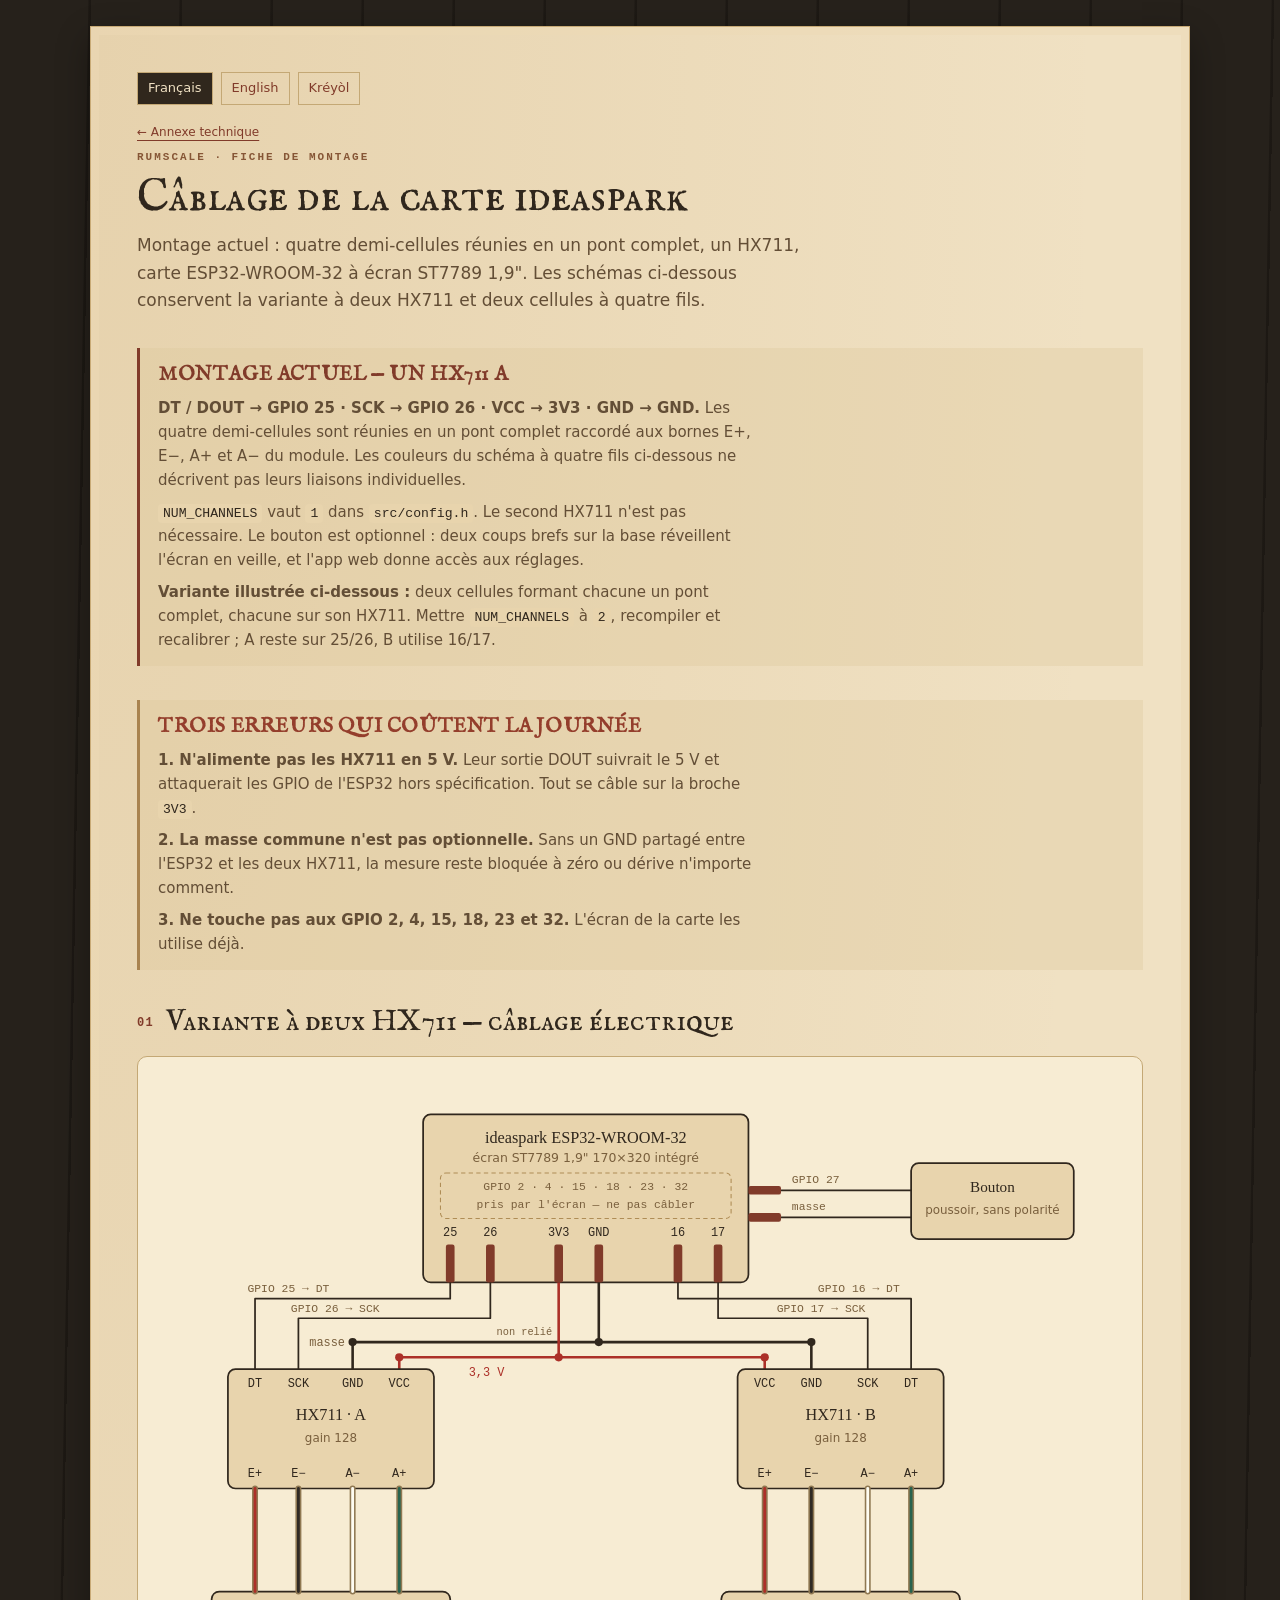
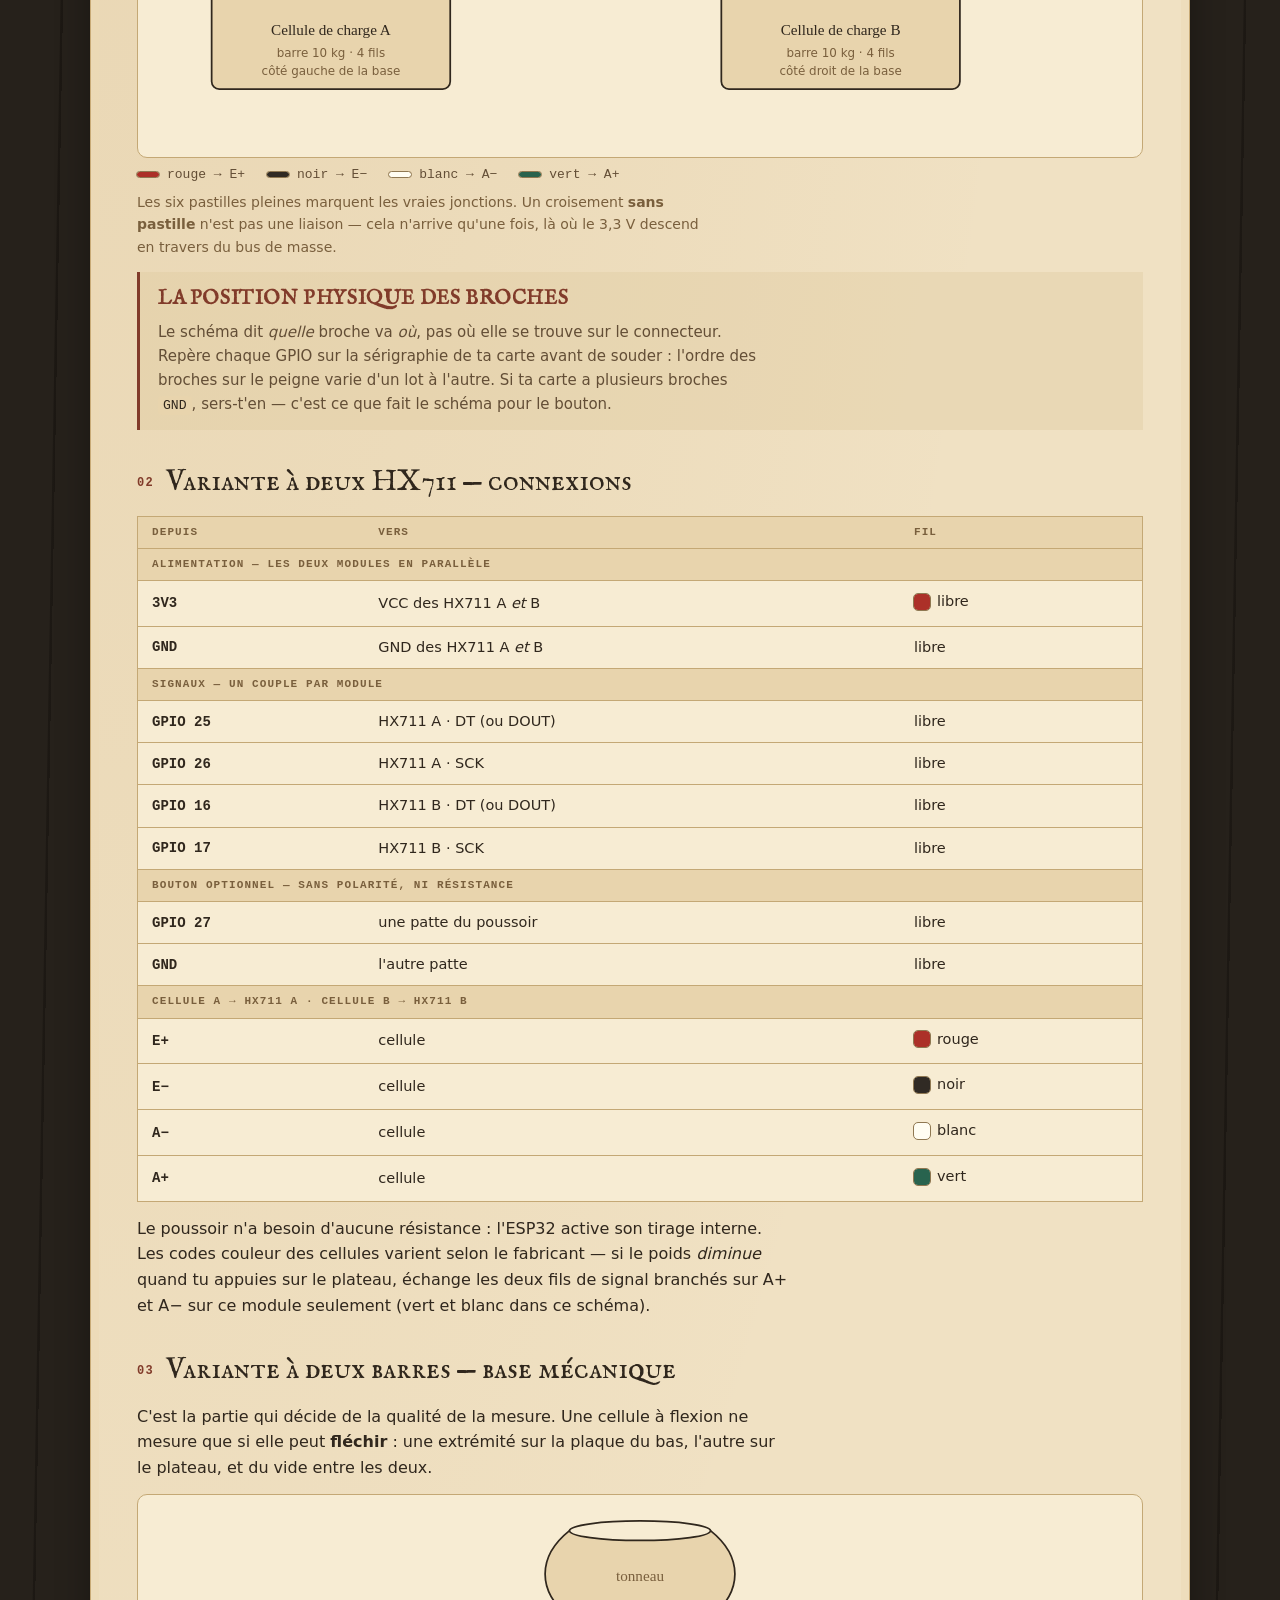
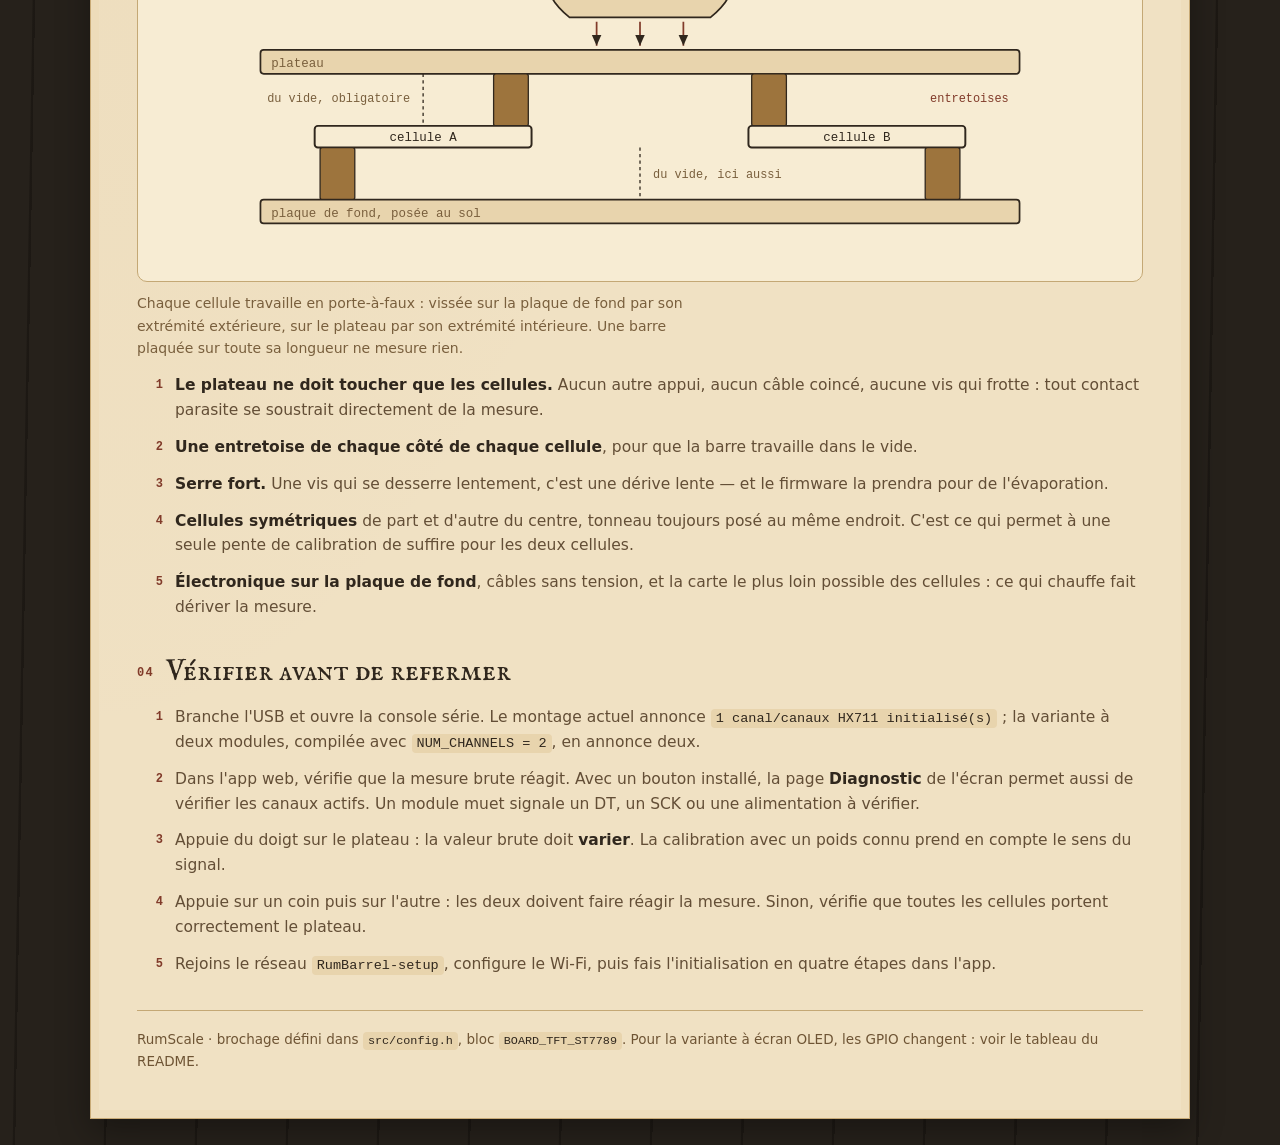
<file: docs/cablage.html>
<!doctype html>
<html lang="fr">
<head>
<meta charset="utf-8">
<meta name="viewport" content="width=device-width, initial-scale=1">
<title>RumScale — schéma de câblage</title>
<style>
:root{
  --bg:#faf7f2; --panel:#fffefb; --panel-2:#f3ece1; --line:#ddd2c2; --line-2:#c4b6a2;
  --ink:#241c17; --ink-2:#5c5046; --ink-3:#8a7d70;
  --accent:#9c5a15; --accent-soft:#e8a33d; --warn:#a3311f; --ok:#2f6b52;
  --wire-red:#c0392b; --wire-black:#2b2b2b; --wire-white:#fdfdfb; --wire-green:#2e7d46;
  --wire-halo:#a99c8c;
  --serif:Georgia,"Iowan Old Style","Palatino Linotype",Palatino,serif;
  --sans:system-ui,-apple-system,"Segoe UI",Roboto,Helvetica,Arial,sans-serif;
  --mono:ui-monospace,"SF Mono",SFMono-Regular,Menlo,Consolas,monospace;
}
@media (prefers-color-scheme:dark){
  :root{
    --bg:#14100e; --panel:#1f1815; --panel-2:#261e19; --line:#33291f; --line-2:#4a3a2b;
    --ink:#f2e8dc; --ink-2:#b8a894; --ink-3:#9a8b78;
    --accent:#e8a33d; --accent-soft:#b4762a; --warn:#e2705f; --ok:#5fb0a5;
    --wire-red:#e05a45; --wire-black:#3a3a3a; --wire-white:#f0ece4; --wire-green:#4aa864;
    --wire-halo:#7d7266;
  }
}
:root[data-theme=dark]{
  --bg:#14100e; --panel:#1f1815; --panel-2:#261e19; --line:#33291f; --line-2:#4a3a2b;
  --ink:#f2e8dc; --ink-2:#b8a894; --ink-3:#9a8b78;
  --accent:#e8a33d; --accent-soft:#b4762a; --warn:#e2705f; --ok:#5fb0a5;
  --wire-red:#e05a45; --wire-black:#3a3a3a; --wire-white:#f0ece4; --wire-green:#4aa864;
  --wire-halo:#7d7266;
}
:root[data-theme=light]{
  --bg:#faf7f2; --panel:#fffefb; --panel-2:#f3ece1; --line:#ddd2c2; --line-2:#c4b6a2;
  --ink:#241c17; --ink-2:#5c5046; --ink-3:#8a7d70;
  --accent:#9c5a15; --accent-soft:#e8a33d; --warn:#a3311f; --ok:#2f6b52;
  --wire-red:#c0392b; --wire-black:#2b2b2b; --wire-white:#fdfdfb; --wire-green:#2e7d46;
  --wire-halo:#a99c8c;
}
*{box-sizing:border-box}
body{
  margin:0; background:var(--bg); color:var(--ink);
  font:16px/1.6 var(--sans); -webkit-text-size-adjust:100%;
}
.wrap{max-width:780px; margin:0 auto; padding:48px 20px 80px;
  display:flex; flex-direction:column; gap:34px}

header{display:flex; flex-direction:column; gap:10px}
.eyebrow{font:600 11px/1 var(--mono); letter-spacing:.16em; text-transform:uppercase;
  color:var(--accent)}
h1{font:400 40px/1.1 var(--serif); margin:0; text-wrap:balance; letter-spacing:-.01em}
.lede{font-size:17px; color:var(--ink-2); margin:0; max-width:62ch}

section{display:flex; flex-direction:column; gap:14px}
h2{font:400 25px/1.25 var(--serif); margin:0; text-wrap:balance;
  display:flex; align-items:baseline; gap:12px}
h2 .n{font:600 12px/1 var(--mono); color:var(--accent); letter-spacing:.1em;
  flex:0 0 auto; transform:translateY(-4px)}
h3{font:600 13px/1.3 var(--sans); margin:0; letter-spacing:.04em;
  text-transform:uppercase; color:var(--ink-3)}
p{margin:0; max-width:64ch}
strong{font-weight:650}
code{font:500 .875em/1 var(--mono); background:var(--panel-2); color:var(--ink);
  padding:2px 5px; border-radius:4px}

.callout{display:flex; flex-direction:column; gap:8px;
  border-left:3px solid var(--warn); background:var(--panel); padding:14px 18px;
  border-radius:0 8px 8px 0}
.callout.note{border-left-color:var(--accent)}
.callout .t{font:650 13px/1.3 var(--sans); letter-spacing:.03em;
  text-transform:uppercase; color:var(--warn)}
.callout.note .t{color:var(--accent)}
.callout p{font-size:15px; color:var(--ink-2)}

figure{margin:0; display:flex; flex-direction:column; gap:10px}
.scroller{overflow-x:auto; background:var(--panel); border:1px solid var(--line);
  border-radius:10px; padding:14px}
.scroller svg{display:block; width:100%; min-width:660px; height:auto}
figcaption{font-size:14px; color:var(--ink-3); max-width:64ch}

.legend{display:flex; flex-wrap:wrap; gap:8px 22px; padding:0; margin:0; list-style:none;
  font:500 13px/1 var(--mono)}
.legend li{display:flex; align-items:center; gap:8px; color:var(--ink-2)}
.swatch{width:22px; height:5px; border-radius:3px; flex:0 0 auto;
  outline:1px solid var(--wire-halo); outline-offset:0}

.tablewrap{overflow-x:auto; border:1px solid var(--line); border-radius:10px;
  background:var(--panel)}
table{width:100%; border-collapse:collapse; font-size:14.5px}
th,td{text-align:left; padding:9px 14px; border-bottom:1px solid var(--line)}
tbody tr:last-child td{border-bottom:0}
th{font:600 11px/1.2 var(--mono); letter-spacing:.1em; text-transform:uppercase;
  color:var(--ink-3); background:var(--panel-2); white-space:nowrap}
td.pin{font:600 14px/1 var(--mono); font-variant-numeric:tabular-nums; white-space:nowrap}
td.wire{white-space:nowrap}
.chip{display:inline-flex; align-items:center; gap:7px}
.chip .swatch{width:16px; height:16px; border-radius:4px}
tbody tr.grp td{background:var(--panel-2); font:600 11px/1.2 var(--mono);
  letter-spacing:.1em; text-transform:uppercase; color:var(--ink-3)}

ol.steps{margin:0; padding-left:0; list-style:none; counter-reset:s;
  display:flex; flex-direction:column; gap:12px}
ol.steps li{counter-increment:s; display:grid; grid-template-columns:26px 1fr; gap:12px;
  font-size:15.5px; color:var(--ink-2)}
ol.steps li::before{content:counter(s); font:600 12px/1.7 var(--mono);
  color:var(--accent); text-align:right}
ol.steps li strong{color:var(--ink)}

footer{border-top:1px solid var(--line); padding-top:18px; font-size:13.5px;
  color:var(--ink-3)}
@media (max-width:520px){
  h1{font-size:32px} h2{font-size:22px} .wrap{padding:32px 16px 60px; gap:28px}
}
</style>
<link rel="icon" type="image/svg+xml" href="assets/pirate-mark.svg">
<link rel="stylesheet" href="assets/pirate-chart.css">
</head>
<body>

<div class="wrap">

<header>
<nav class="chart-languages" aria-label="Langue du guide"><a href="cablage.html" lang="fr" hreflang="fr" aria-current="page">Français</a><a href="en/cablage.html" lang="en" hreflang="en">English</a><a href="gcf/cablage.html" lang="gcf" hreflang="gcf" title="Kréyòl Gwadloup">Kréyòl</a></nav>
  <p><a href="maintenance.html#avance">← Annexe technique</a></p>
  <div class="eyebrow">RumScale · fiche de montage</div>
  <h1>Câblage de la carte ideaspark</h1>
  <p class="lede">Montage actuel : quatre demi-cellules réunies en un pont complet,
  un HX711, carte ESP32-WROOM-32 à écran ST7789 1,9". Les schémas ci-dessous
  conservent la variante à deux HX711 et deux cellules à quatre fils.</p>
</header>

<div class="callout note">
  <div class="t">Montage actuel — un HX711 A</div>
  <p><strong>DT / DOUT → GPIO 25 · SCK → GPIO 26 · VCC → 3V3 · GND → GND.</strong>
  Les quatre demi-cellules sont réunies en un pont complet raccordé aux bornes
  E+, E−, A+ et A− du module. Les couleurs du schéma à quatre fils ci-dessous
  ne décrivent pas leurs liaisons individuelles.</p>
  <p><code>NUM_CHANNELS</code> vaut <code>1</code> dans <code>src/config.h</code>.
  Le second HX711 n'est pas nécessaire. Le bouton est optionnel : deux coups
  brefs sur la base réveillent l'écran en veille, et l'app web donne accès aux réglages.</p>
  <p><strong>Variante illustrée ci-dessous :</strong> deux cellules formant chacune
  un pont complet, chacune sur son HX711. Mettre <code>NUM_CHANNELS</code> à
  <code>2</code>, recompiler et recalibrer ; A reste sur 25/26, B utilise 16/17.</p>
</div>

<div class="callout">
  <div class="t">Trois erreurs qui coûtent la journée</div>
  <p><strong>1. N'alimente pas les HX711 en 5 V.</strong> Leur sortie DOUT suivrait
  le 5 V et attaquerait les GPIO de l'ESP32 hors spécification. Tout se câble
  sur la broche <code>3V3</code>.</p>
  <p><strong>2. La masse commune n'est pas optionnelle.</strong> Sans un GND
  partagé entre l'ESP32 et les deux HX711, la mesure reste bloquée à zéro ou
  dérive n'importe comment.</p>
  <p><strong>3. Ne touche pas aux GPIO 2, 4, 15, 18, 23 et 32.</strong> L'écran
  de la carte les utilise déjà.</p>
</div>

<section>
  <h2><span class="n">01</span>Variante à deux HX711 — câblage électrique</h2>

  <figure>
    <div class="scroller">
      <svg viewBox="0 0 900 620" role="img" aria-label="Schéma de câblage : la carte ideaspark ESP32 alimente deux modules HX711 en 3,3 volts avec masse commune, leur envoie les signaux DT et SCK sur les GPIO 25 et 26 pour A, 16 et 17 pour B, chaque HX711 recevant une cellule de charge à quatre fils ; un bouton est câblé entre le GPIO 27 et la masse.">
        <defs>
          <marker id="dot" viewBox="0 0 8 8" refX="4" refY="4" markerWidth="8" markerHeight="8">
            <circle cx="4" cy="4" r="3.4" fill="currentColor"/>
          </marker>
        </defs>

        <!-- ============ carte ============ -->
        <g>
          <rect x="250" y="40" width="300" height="155" rx="7"
                fill="var(--panel-2)" stroke="currentColor" stroke-width="1.6"/>
          <text x="400" y="66" text-anchor="middle" font-family="Georgia,serif"
                font-size="15" fill="currentColor">ideaspark ESP32-WROOM-32</text>
          <text x="400" y="84" text-anchor="middle" font-size="11.5"
                fill="var(--ink-3)">écran ST7789 1,9" 170×320 intégré</text>

          <rect x="266" y="94" width="268" height="42" rx="5"
                fill="none" stroke="var(--line-2)" stroke-width="1"
                stroke-dasharray="4 3"/>
          <text x="400" y="110" text-anchor="middle" font-size="10.5"
                font-family="ui-monospace,Menlo,monospace" fill="var(--ink-3)">
            GPIO 2 · 4 · 15 · 18 · 23 · 32</text>
          <text x="400" y="126" text-anchor="middle" font-size="10.5"
                font-family="ui-monospace,Menlo,monospace" fill="var(--ink-3)">
            pris par l'écran — ne pas câbler</text>

          <!-- broches du bas -->
          <g font-size="11" font-family="ui-monospace,Menlo,monospace"
             text-anchor="middle" fill="currentColor">
            <text x="275" y="152">25</text>
            <text x="312" y="152">26</text>
            <text x="375" y="152">3V3</text>
            <text x="412" y="152">GND</text>
            <text x="485" y="152">16</text>
            <text x="522" y="152">17</text>
          </g>
          <g fill="var(--accent)">
            <rect x="271" y="160" width="8" height="35" rx="2"/>
            <rect x="308" y="160" width="8" height="35" rx="2"/>
            <rect x="371" y="160" width="8" height="35" rx="2"/>
            <rect x="408" y="160" width="8" height="35" rx="2"/>
            <rect x="481" y="160" width="8" height="35" rx="2"/>
            <rect x="518" y="160" width="8" height="35" rx="2"/>
          </g>
          <!-- broches de droite, pour le bouton. Elles sont nommées sur le fil,
               à droite : une étiquette dans le boîtier chevaucherait le bloc
               des GPIO réservés à l'écran. -->
          <g fill="var(--accent)">
            <rect x="550" y="106" width="30" height="8" rx="2"/>
            <rect x="550" y="131" width="30" height="8" rx="2"/>
          </g>
        </g>

        <!-- ============ bouton ============ -->
        <g>
          <rect x="700" y="85" width="150" height="70" rx="7"
                fill="var(--panel-2)" stroke="currentColor" stroke-width="1.6"/>
          <text x="775" y="112" text-anchor="middle" font-family="Georgia,serif"
                font-size="14" fill="currentColor">Bouton</text>
          <text x="775" y="132" text-anchor="middle" font-size="11"
                fill="var(--ink-3)">poussoir, sans polarité</text>
          <line x1="580" y1="110" x2="700" y2="110" stroke="currentColor" stroke-width="1.6"/>
          <line x1="580" y1="135" x2="700" y2="135" stroke="currentColor" stroke-width="1.6"/>
        </g>

        <!-- ============ liaisons carte -> HX711 ============
             Quatre niveaux de routage distincts (210, 228, 250, 264) : c'est ce
             qui laisse le schéma sans autre croisement que celui du 3,3 V. -->
        <g fill="none" stroke="currentColor" stroke-width="1.6" stroke-linejoin="round">
          <polyline points="275,195 275,210 95,210 95,275"/>
          <polyline points="312,195 312,228 135,228 135,275"/>
          <polyline points="485,195 485,210 700,210 700,275"/>
          <polyline points="522,195 522,228 660,228 660,275"/>
        </g>
        <!-- bus de masse -->
        <g fill="none" stroke="currentColor" stroke-width="2.4" stroke-linejoin="round">
          <polyline points="412,195 412,250"/>
          <line x1="185" y1="250" x2="608" y2="250"/>
          <line x1="185" y1="250" x2="185" y2="275"/>
          <line x1="608" y1="250" x2="608" y2="275"/>
        </g>
        <!-- bus 3,3 V -->
        <g fill="none" stroke="var(--wire-red)" stroke-width="2.4" stroke-linejoin="round">
          <polyline points="375,195 375,264"/>
          <line x1="228" y1="264" x2="565" y2="264"/>
          <line x1="228" y1="264" x2="228" y2="275"/>
          <line x1="565" y1="264" x2="565" y2="275"/>
        </g>
        <!-- pastilles de jonction -->
        <g fill="currentColor">
          <circle cx="412" cy="250" r="3.8"/>
          <circle cx="185" cy="250" r="3.8"/>
          <circle cx="608" cy="250" r="3.8"/>
        </g>
        <g fill="var(--wire-red)">
          <circle cx="375" cy="264" r="3.8"/>
          <circle cx="228" cy="264" r="3.8"/>
          <circle cx="565" cy="264" r="3.8"/>
        </g>
        <!-- le seul croisement du schéma : pas de pastille, donc pas de liaison -->
        <text x="369" y="243" text-anchor="end" font-size="9.5" fill="var(--ink-3)"
              font-family="ui-monospace,Menlo,monospace">non relié</text>

        <!-- ============ HX711 A ============ -->
        <g>
          <rect x="70" y="275" width="190" height="110" rx="7"
                fill="var(--panel-2)" stroke="currentColor" stroke-width="1.6"/>
          <text x="165" y="322" text-anchor="middle" font-family="Georgia,serif"
                font-size="15" fill="currentColor">HX711 · A</text>
          <text x="165" y="342" text-anchor="middle" font-size="11"
                fill="var(--ink-3)">gain 128</text>
          <g font-size="11" font-family="ui-monospace,Menlo,monospace"
             text-anchor="middle" fill="currentColor">
            <text x="95" y="291">DT</text>
            <text x="135" y="291">SCK</text>
            <text x="185" y="291">GND</text>
            <text x="228" y="291">VCC</text>
            <text x="95" y="374">E+</text>
            <text x="135" y="374">E−</text>
            <text x="185" y="374">A−</text>
            <text x="228" y="374">A+</text>
          </g>
        </g>

        <!-- ============ HX711 B ============ -->
        <g>
          <rect x="540" y="275" width="190" height="110" rx="7"
                fill="var(--panel-2)" stroke="currentColor" stroke-width="1.6"/>
          <text x="635" y="322" text-anchor="middle" font-family="Georgia,serif"
                font-size="15" fill="currentColor">HX711 · B</text>
          <text x="635" y="342" text-anchor="middle" font-size="11"
                fill="var(--ink-3)">gain 128</text>
          <g font-size="11" font-family="ui-monospace,Menlo,monospace"
             text-anchor="middle" fill="currentColor">
            <text x="565" y="291">VCC</text>
            <text x="608" y="291">GND</text>
            <text x="660" y="291">SCK</text>
            <text x="700" y="291">DT</text>
            <text x="565" y="374">E+</text>
            <text x="608" y="374">E−</text>
            <text x="660" y="374">A−</text>
            <text x="700" y="374">A+</text>
          </g>
        </g>

        <!-- ============ cellules ============ -->
        <g>
          <rect x="55" y="480" width="220" height="90" rx="7"
                fill="var(--panel-2)" stroke="currentColor" stroke-width="1.6"/>
          <text x="165" y="520" text-anchor="middle" font-family="Georgia,serif"
                font-size="14" fill="currentColor">Cellule de charge A</text>
          <text x="165" y="540" text-anchor="middle" font-size="11"
                fill="var(--ink-3)">barre 10 kg · 4 fils</text>
          <text x="165" y="557" text-anchor="middle" font-size="11"
                fill="var(--ink-3)">côté gauche de la base</text>
        </g>
        <g>
          <rect x="525" y="480" width="220" height="90" rx="7"
                fill="var(--panel-2)" stroke="currentColor" stroke-width="1.6"/>
          <text x="635" y="520" text-anchor="middle" font-family="Georgia,serif"
                font-size="14" fill="currentColor">Cellule de charge B</text>
          <text x="635" y="540" text-anchor="middle" font-size="11"
                fill="var(--ink-3)">barre 10 kg · 4 fils</text>
          <text x="635" y="557" text-anchor="middle" font-size="11"
                fill="var(--ink-3)">côté droit de la base</text>
        </g>

        <!-- fils de cellule : halo puis couleur réelle -->
        <g stroke="var(--wire-halo)" stroke-width="5.5" stroke-linecap="round">
          <line x1="95"  y1="385" x2="95"  y2="480"/>
          <line x1="135" y1="385" x2="135" y2="480"/>
          <line x1="185" y1="385" x2="185" y2="480"/>
          <line x1="228" y1="385" x2="228" y2="480"/>
          <line x1="565" y1="385" x2="565" y2="480"/>
          <line x1="608" y1="385" x2="608" y2="480"/>
          <line x1="660" y1="385" x2="660" y2="480"/>
          <line x1="700" y1="385" x2="700" y2="480"/>
        </g>
        <g stroke-width="2.6" stroke-linecap="round">
          <line x1="95"  y1="385" x2="95"  y2="480" stroke="var(--wire-red)"/>
          <line x1="135" y1="385" x2="135" y2="480" stroke="var(--wire-black)"/>
          <line x1="185" y1="385" x2="185" y2="480" stroke="var(--wire-white)"/>
          <line x1="228" y1="385" x2="228" y2="480" stroke="var(--wire-green)"/>
          <line x1="565" y1="385" x2="565" y2="480" stroke="var(--wire-red)"/>
          <line x1="608" y1="385" x2="608" y2="480" stroke="var(--wire-black)"/>
          <line x1="660" y1="385" x2="660" y2="480" stroke="var(--wire-white)"/>
          <line x1="700" y1="385" x2="700" y2="480" stroke="var(--wire-green)"/>
        </g>

        <!-- annotations : chacune dans une bande horizontale libre -->
        <!-- Étiquette dans le prolongement du bus, entre les descentes vers DT
             (x=95) et SCK (x=135) : il n'y a de place ni au-dessus ni au-dessous. -->
        <text x="178" y="254" text-anchor="end" font-size="11" fill="var(--ink-3)"
              font-family="ui-monospace,Menlo,monospace">masse</text>
        <text x="292" y="281" font-size="11" fill="var(--wire-red)"
              font-family="ui-monospace,Menlo,monospace">3,3 V</text>
        <text x="88" y="204" font-size="10.5" fill="var(--ink-3)"
              font-family="ui-monospace,Menlo,monospace">GPIO 25 → DT</text>
        <text x="128" y="222" font-size="10.5" fill="var(--ink-3)"
              font-family="ui-monospace,Menlo,monospace">GPIO 26 → SCK</text>
        <text x="614" y="204" font-size="10.5" fill="var(--ink-3)"
              font-family="ui-monospace,Menlo,monospace">GPIO 16 → DT</text>
        <text x="576" y="222" font-size="10.5" fill="var(--ink-3)"
              font-family="ui-monospace,Menlo,monospace">GPIO 17 → SCK</text>
        <text x="590" y="103" font-size="10.5" fill="var(--ink-3)"
              font-family="ui-monospace,Menlo,monospace">GPIO 27</text>
        <text x="590" y="128" font-size="10.5" fill="var(--ink-3)"
              font-family="ui-monospace,Menlo,monospace">masse</text>
      </svg>
    </div>

    <ul class="legend">
      <li><span class="swatch" style="background:var(--wire-red)"></span>rouge → E+</li>
      <li><span class="swatch" style="background:var(--wire-black)"></span>noir → E−</li>
      <li><span class="swatch" style="background:var(--wire-white)"></span>blanc → A−</li>
      <li><span class="swatch" style="background:var(--wire-green)"></span>vert → A+</li>
    </ul>

    <figcaption>Les six pastilles pleines marquent les vraies jonctions. Un
    croisement <strong>sans pastille</strong> n'est pas une liaison — cela n'arrive
    qu'une fois, là où le 3,3 V descend en travers du bus de masse.</figcaption>
  </figure>

  <div class="callout note">
    <div class="t">La position physique des broches</div>
    <p>Le schéma dit <em>quelle</em> broche va <em>où</em>, pas où elle se trouve sur
    le connecteur. Repère chaque GPIO sur la sérigraphie de ta carte avant de souder :
    l'ordre des broches sur le peigne varie d'un lot à l'autre. Si ta carte a plusieurs
    broches <code>GND</code>, sers-t'en — c'est ce que fait le schéma pour le bouton.</p>
  </div>
</section>

<section>
  <h2><span class="n">02</span>Variante à deux HX711 — connexions</h2>

  <div class="tablewrap">
    <table>
      <thead>
        <tr><th>Depuis</th><th>Vers</th><th>Fil</th></tr>
      </thead>
      <tbody>
        <tr class="grp"><td colspan="3">Alimentation — les deux modules en parallèle</td></tr>
        <tr><td class="pin">3V3</td><td>VCC des HX711 A <em>et</em> B</td>
            <td class="wire"><span class="chip"><span class="swatch" style="background:var(--wire-red)"></span>libre</span></td></tr>
        <tr><td class="pin">GND</td><td>GND des HX711 A <em>et</em> B</td>
            <td class="wire">libre</td></tr>

        <tr class="grp"><td colspan="3">Signaux — un couple par module</td></tr>
        <tr><td class="pin">GPIO 25</td><td>HX711 A · DT (ou DOUT)</td><td class="wire">libre</td></tr>
        <tr><td class="pin">GPIO 26</td><td>HX711 A · SCK</td><td class="wire">libre</td></tr>
        <tr><td class="pin">GPIO 16</td><td>HX711 B · DT (ou DOUT)</td><td class="wire">libre</td></tr>
        <tr><td class="pin">GPIO 17</td><td>HX711 B · SCK</td><td class="wire">libre</td></tr>

        <tr class="grp"><td colspan="3">Bouton optionnel — sans polarité, ni résistance</td></tr>
        <tr><td class="pin">GPIO 27</td><td>une patte du poussoir</td><td class="wire">libre</td></tr>
        <tr><td class="pin">GND</td><td>l'autre patte</td><td class="wire">libre</td></tr>

        <tr class="grp"><td colspan="3">Cellule A → HX711 A · Cellule B → HX711 B</td></tr>
        <tr><td class="pin">E+</td><td>cellule</td>
            <td class="wire"><span class="chip"><span class="swatch" style="background:var(--wire-red)"></span>rouge</span></td></tr>
        <tr><td class="pin">E−</td><td>cellule</td>
            <td class="wire"><span class="chip"><span class="swatch" style="background:var(--wire-black)"></span>noir</span></td></tr>
        <tr><td class="pin">A−</td><td>cellule</td>
            <td class="wire"><span class="chip"><span class="swatch" style="background:var(--wire-white)"></span>blanc</span></td></tr>
        <tr><td class="pin">A+</td><td>cellule</td>
            <td class="wire"><span class="chip"><span class="swatch" style="background:var(--wire-green)"></span>vert</span></td></tr>
      </tbody>
    </table>
  </div>

  <p>Le poussoir n'a besoin d'aucune résistance : l'ESP32 active son tirage interne.
  Les codes couleur des cellules varient selon le fabricant — si le poids
  <em>diminue</em> quand tu appuies sur le plateau, échange les deux fils de signal branchés sur A+ et A− sur ce
  module seulement (vert et blanc dans ce schéma).</p>
</section>

<section>
  <h2><span class="n">03</span>Variante à deux barres — base mécanique</h2>

  <p>C'est la partie qui décide de la qualité de la mesure. Une cellule à flexion ne
  mesure que si elle peut <strong>fléchir</strong> : une extrémité sur la plaque du
  bas, l'autre sur le plateau, et du vide entre les deux.</p>

  <figure>
    <div class="scroller">
      <svg viewBox="0 0 900 330" role="img" aria-label="Coupe de la base : le tonneau repose sur un plateau, porté uniquement par deux cellules de charge montées en porte-à-faux ; chaque cellule est vissée par son extrémité extérieure sur la plaque de fond et par son extrémité intérieure sur le plateau, via des entretoises qui laissent un vide sous la barre.">
        <defs>
          <marker id="arr" viewBox="0 0 10 10" refX="9" refY="5"
                  markerWidth="7" markerHeight="7" orient="auto-start-reverse">
            <path d="M 0 1 L 9 5 L 0 9 z" fill="currentColor"/>
          </marker>
        </defs>

        <!-- tonneau -->
        <path d="M 385 20 C 355 44 355 76 385 100 L 515 100 C 545 76 545 44 515 20 Z"
              fill="var(--panel-2)" stroke="currentColor" stroke-width="1.6"/>
        <ellipse cx="450" cy="20" rx="65" ry="9"
                 fill="var(--panel)" stroke="currentColor" stroke-width="1.6"/>
        <text x="450" y="66" text-anchor="middle" font-family="Georgia,serif"
              font-size="14" fill="var(--ink-3)">tonneau</text>

        <!-- charge -->
        <g stroke="var(--accent)" stroke-width="1.6" marker-end="url(#arr)"
           color="var(--accent)">
          <line x1="410" y1="104" x2="410" y2="126"/>
          <line x1="450" y1="104" x2="450" y2="126"/>
          <line x1="490" y1="104" x2="490" y2="126"/>
        </g>

        <!-- plateau -->
        <rect x="100" y="130" width="700" height="22" rx="3"
              fill="var(--panel-2)" stroke="currentColor" stroke-width="1.6"/>
        <text x="110" y="146" font-size="11.5" fill="var(--ink-3)"
              font-family="ui-monospace,Menlo,monospace">plateau</text>

        <!-- entretoises hautes (extrémités intérieures) -->
        <g fill="var(--accent-soft)" stroke="currentColor" stroke-width="1.2">
          <rect x="315" y="152" width="32" height="48" rx="2"/>
          <rect x="553" y="152" width="32" height="48" rx="2"/>
        </g>

        <!-- cellules -->
        <g fill="var(--panel)" stroke="currentColor" stroke-width="1.8">
          <rect x="150" y="200" width="200" height="20" rx="3"/>
          <rect x="550" y="200" width="200" height="20" rx="3"/>
        </g>
        <text x="250" y="214" text-anchor="middle" font-size="11.5"
              font-family="ui-monospace,Menlo,monospace" fill="currentColor">cellule A</text>
        <text x="650" y="214" text-anchor="middle" font-size="11.5"
              font-family="ui-monospace,Menlo,monospace" fill="currentColor">cellule B</text>

        <!-- entretoises basses (extrémités extérieures) -->
        <g fill="var(--accent-soft)" stroke="currentColor" stroke-width="1.2">
          <rect x="155" y="220" width="32" height="48" rx="2"/>
          <rect x="713" y="220" width="32" height="48" rx="2"/>
        </g>

        <!-- plaque de fond -->
        <rect x="100" y="268" width="700" height="22" rx="3"
              fill="var(--panel-2)" stroke="currentColor" stroke-width="1.6"/>
        <text x="110" y="284" font-size="11.5" fill="var(--ink-3)"
              font-family="ui-monospace,Menlo,monospace">plaque de fond, posée au sol</text>

        <!-- annotation du vide -->
        <g stroke="currentColor" stroke-width="1.2" stroke-dasharray="3 3">
          <line x1="250" y1="152" x2="250" y2="200"/>
        </g>
        <text x="238" y="178" text-anchor="end" font-size="11" fill="var(--ink-3)"
              font-family="ui-monospace,Menlo,monospace">du vide, obligatoire</text>
        <g stroke="currentColor" stroke-width="1.2" stroke-dasharray="3 3">
          <line x1="450" y1="220" x2="450" y2="268"/>
        </g>
        <text x="462" y="248" font-size="11" fill="var(--ink-3)"
              font-family="ui-monospace,Menlo,monospace">du vide, ici aussi</text>

        <text x="790" y="178" text-anchor="end" font-size="11"
              font-family="ui-monospace,Menlo,monospace" fill="var(--accent)">
          entretoises</text>
      </svg>
    </div>
    <figcaption>Chaque cellule travaille en porte-à-faux : vissée sur la plaque de fond
    par son extrémité extérieure, sur le plateau par son extrémité intérieure. Une barre
    plaquée sur toute sa longueur ne mesure rien.</figcaption>
  </figure>

  <ol class="steps">
    <li><strong>Le plateau ne doit toucher que les cellules.</strong> Aucun autre appui,
    aucun câble coincé, aucune vis qui frotte : tout contact parasite se soustrait
    directement de la mesure.</li>
    <li><strong>Une entretoise de chaque côté de chaque cellule</strong>, pour que la
    barre travaille dans le vide.</li>
    <li><strong>Serre fort.</strong> Une vis qui se desserre lentement, c'est une
    dérive lente — et le firmware la prendra pour de l'évaporation.</li>
    <li><strong>Cellules symétriques</strong> de part et d'autre du centre, tonneau
    toujours posé au même endroit. C'est ce qui permet à une seule pente de calibration
    de suffire pour les deux cellules.</li>
    <li><strong>Électronique sur la plaque de fond</strong>, câbles sans tension, et la
    carte le plus loin possible des cellules : ce qui chauffe fait dériver la mesure.</li>
  </ol>
</section>

<section>
  <h2><span class="n">04</span>Vérifier avant de refermer</h2>
  <ol class="steps">
    <li>Branche l'USB et ouvre la console série. Le montage actuel annonce
    <code>1 canal/canaux HX711 initialisé(s)</code> ; la variante à deux modules,
    compilée avec <code>NUM_CHANNELS = 2</code>, en annonce deux.</li>
    <li>Dans l'app web, vérifie que la mesure brute réagit. Avec un bouton installé,
    la page <strong>Diagnostic</strong> de l'écran permet aussi de vérifier les
    canaux actifs. Un module muet signale un DT, un SCK ou une alimentation à vérifier.</li>
    <li>Appuie du doigt sur le plateau : la valeur brute doit <strong>varier</strong>.
    La calibration avec un poids connu prend en compte le sens du signal.</li>
    <li>Appuie sur un coin puis sur l'autre : les deux doivent faire réagir la mesure.
    Sinon, vérifie que toutes les cellules portent correctement le plateau.</li>
    <li>Rejoins le réseau <code>RumBarrel-setup</code>, configure le Wi-Fi, puis fais
    l'initialisation en quatre étapes dans l'app.</li>
  </ol>
</section>

<footer>
  RumScale · brochage défini dans <code>src/config.h</code>, bloc
  <code>BOARD_TFT_ST7789</code>. Pour la variante à écran OLED, les GPIO changent :
  voir le tableau du README.
</footer>

</div>

</body>
</html>
</file>
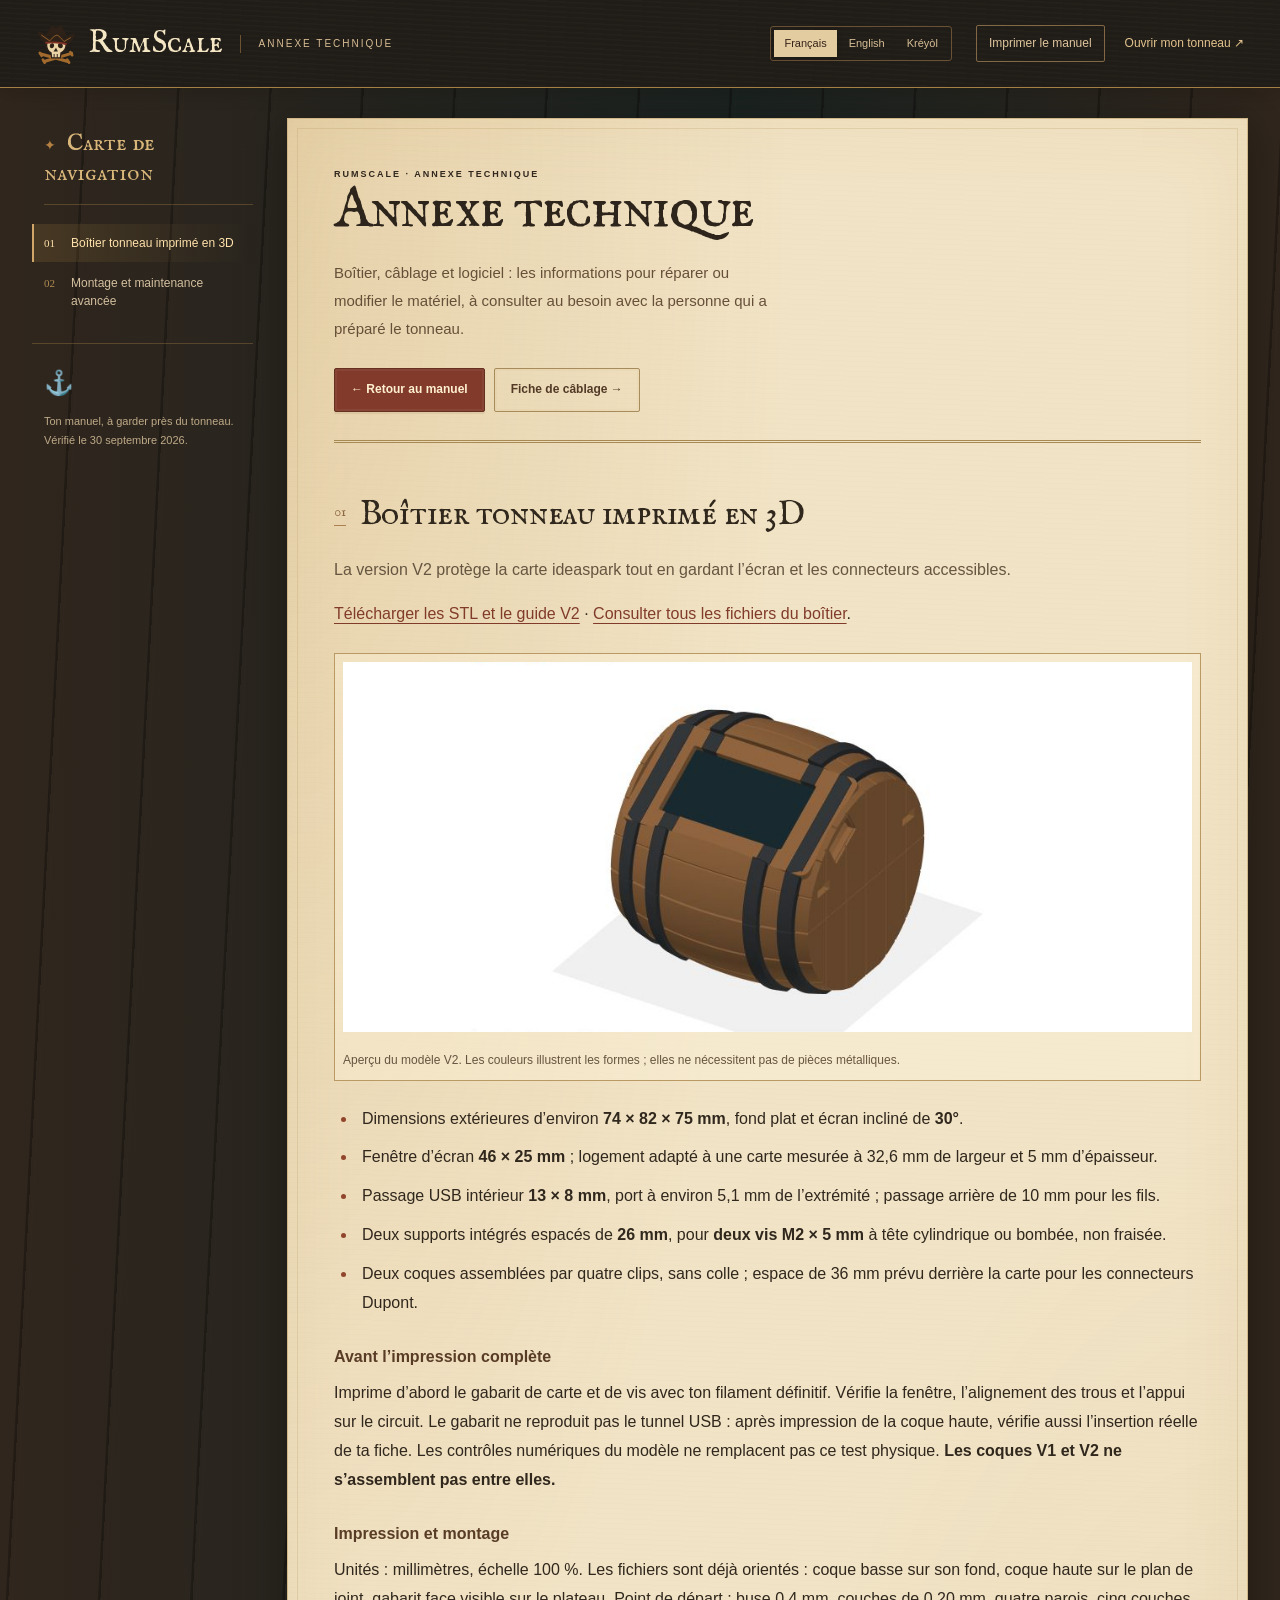
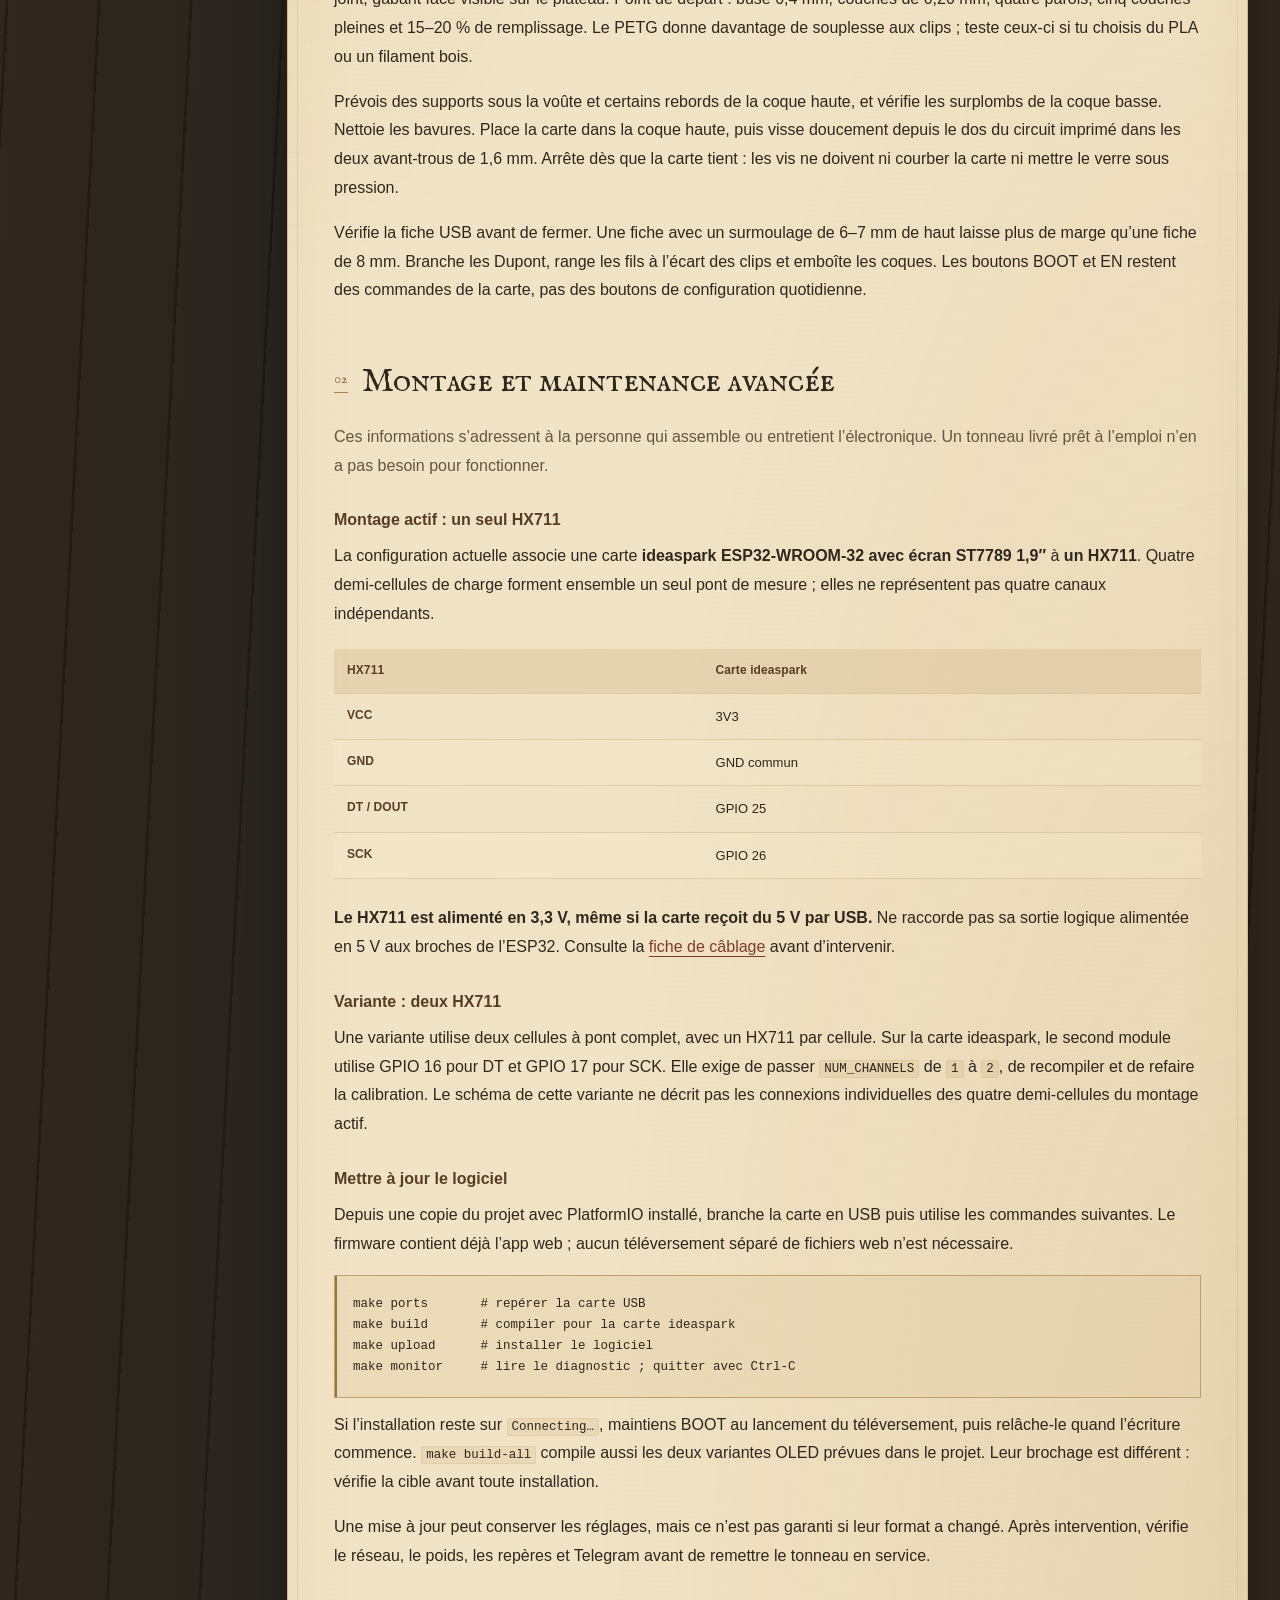
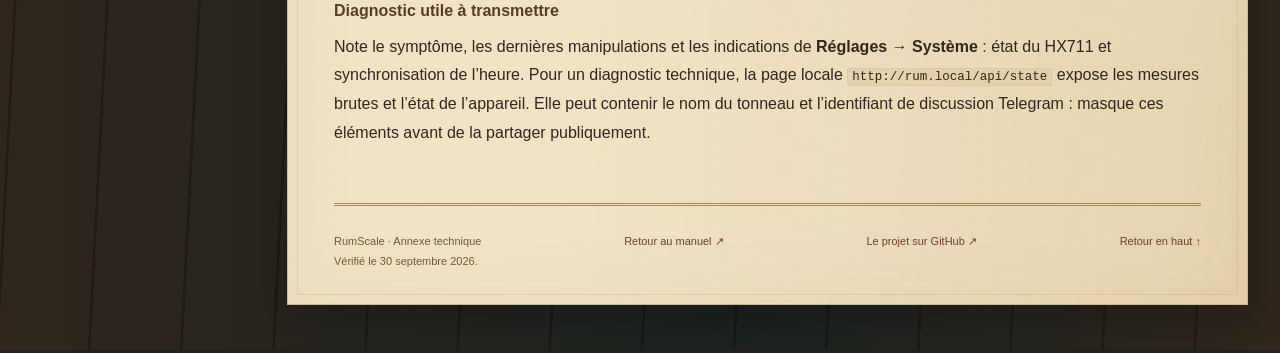
<file: docs/maintenance.html>
<!doctype html>
<html lang="fr">
<head>
<meta charset="utf-8">
<meta name="viewport" content="width=device-width, initial-scale=1">
<meta name="description" content="RumScale — Annexe technique. Boîtier, câblage et logiciel : les informations pour réparer ou modifier le matériel, à consulter au besoin avec la personne qui a préparé le tonneau.">
<meta name="theme-color" content="#201d18">
<title>RumScale — Annexe technique</title>
<link rel="canonical" href="https://pbouffaut.github.io/RumScale/maintenance.html">
<link rel="alternate" hreflang="fr" href="https://pbouffaut.github.io/RumScale/maintenance.html">
<link rel="alternate" hreflang="en" href="https://pbouffaut.github.io/RumScale/en/maintenance.html">
<link rel="alternate" hreflang="gcf" href="https://pbouffaut.github.io/RumScale/gcf/maintenance.html">
<link rel="alternate" hreflang="x-default" href="https://pbouffaut.github.io/RumScale/maintenance.html">
<link rel="icon" type="image/svg+xml" href="assets/pirate-mark.svg">
<link rel="stylesheet" href="assets/guide.css">
<script id="guide-strings" type="application/json">{"searchLabel": "Rechercher dans la FAQ", "searchPlaceholder": "Wi-Fi, écran, calibration…", "expand": "Tout ouvrir", "collapse": "Tout fermer", "empty": "Aucune réponse trouvée. Essaie un autre mot, ou consulte le dépannage ci-dessus.", "count": "{total} questions pour trouver rapidement une réponse.", "resultOne": "{n} réponse sur {total}", "resultMany": "{n} réponses sur {total}"}</script>
<script src="assets/guide.js" defer></script>
</head>
<body id="haut">
<a class="skip" href="#contenu">Aller au contenu</a>
<div class="reading-progress" aria-hidden="true"></div>
<header class="topbar">
<a class="brand" href="#haut" aria-label="RumScale"><img src="assets/pirate-mark.svg" alt="" width="40" height="45"><strong>RumScale</strong><span>Annexe technique</span></a>
<nav class="language-switch" aria-label="Langue du guide"><a href="maintenance.html" lang="fr" hreflang="fr" data-guide-lang="fr" aria-current="page">Français</a><a href="en/maintenance.html" lang="en" hreflang="en" data-guide-lang="en">English</a><a href="gcf/maintenance.html" lang="gcf" hreflang="gcf" data-guide-lang="gcf" title="Kréyòl Gwadloup">Kréyòl</a></nav>
<div class="top-actions"><button class="print-button" type="button">Imprimer le manuel</button><a class="local-link" href="http://rum.local/">Ouvrir mon tonneau ↗</a></div>
</header>
<details class="mobile-nav"><summary>Sommaire du manuel</summary><nav aria-label="Sommaire du manuel"><a href="#boitier">Boîtier tonneau imprimé en 3D</a>
<a href="#avance">Montage et maintenance avancée</a></nav></details>
<div class="layout">
<aside class="sidebar"><p class="nav-title">Carte de navigation</p><nav aria-label="Sommaire du manuel"><a href="#boitier">Boîtier tonneau imprimé en 3D</a>
<a href="#avance">Montage et maintenance avancée</a></nav><p class="nav-note">Ton manuel, à garder près du tonneau.<br>Vérifié le 30 septembre 2026.</p></aside>
<main id="contenu" class="main">
<div class="hero technical-hero">
<p class="eyebrow">RumScale · Annexe technique</p>
<h1>Annexe technique</h1><p class="intro">Boîtier, câblage et logiciel : les informations pour réparer ou modifier le matériel, à consulter au besoin avec la personne qui a préparé le tonneau.</p>
<div class="hero-links"><a class="button" href="index.html#assistance">← Retour au manuel</a><a class="button secondary" href="cablage.html">Fiche de câblage →</a></div>
<p class="print-note">RumScale — Annexe technique · Vérifié le 30 septembre 2026.</p></div>
<section id="boitier" aria-labelledby="titre-boitier">
  <h2 id="titre-boitier">Boîtier tonneau imprimé en 3D</h2>
  <p class="lead">La version V2 protège la carte ideaspark tout en gardant l’écran et les connecteurs accessibles.</p>
  <p><a href="https://github.com/pbouffaut/RumScale/raw/refs/heads/main/hardware/tonneau_ESP32_V2_STL_et_guide.zip">Télécharger les STL et le guide V2</a> · <a href="https://github.com/pbouffaut/RumScale/tree/main/hardware/tonneau_v2">Consulter tous les fichiers du boîtier</a>.</p>
  <figure><img src="assets/boitier-v2.png" alt="Aperçu du boîtier tonneau V2 : écran incliné, fond plat et deux coques emboîtables." loading="lazy"><figcaption>Aperçu du modèle V2. Les couleurs illustrent les formes ; elles ne nécessitent pas de pièces métalliques.</figcaption></figure>
  <ul>
    <li>Dimensions extérieures d’environ <strong>74 × 82 × 75 mm</strong>, fond plat et écran incliné de <strong>30°</strong>.</li>
    <li>Fenêtre d’écran <strong>46 × 25 mm</strong> ; logement adapté à une carte mesurée à 32,6 mm de largeur et 5 mm d’épaisseur.</li>
    <li>Passage USB intérieur <strong>13 × 8 mm</strong>, port à environ 5,1 mm de l’extrémité ; passage arrière de 10 mm pour les fils.</li>
    <li>Deux supports intégrés espacés de <strong>26 mm</strong>, pour <strong>deux vis M2 × 5 mm</strong> à tête cylindrique ou bombée, non fraisée.</li>
    <li>Deux coques assemblées par quatre clips, sans colle ; espace de 36 mm prévu derrière la carte pour les connecteurs Dupont.</li>
  </ul>
  <h3>Avant l’impression complète</h3>
  <p>Imprime d’abord le gabarit de carte et de vis avec ton filament définitif. Vérifie la fenêtre, l’alignement des trous et l’appui sur le circuit. Le gabarit ne reproduit pas le tunnel USB : après impression de la coque haute, vérifie aussi l’insertion réelle de ta fiche. Les contrôles numériques du modèle ne remplacent pas ce test physique. <strong>Les coques V1 et V2 ne s’assemblent pas entre elles.</strong></p>
  <h3>Impression et montage</h3>
  <p>Unités : millimètres, échelle 100 %. Les fichiers sont déjà orientés : coque basse sur son fond, coque haute sur le plan de joint, gabarit face visible sur le plateau. Point de départ : buse 0,4 mm, couches de 0,20 mm, quatre parois, cinq couches pleines et 15–20 % de remplissage. Le PETG donne davantage de souplesse aux clips ; teste ceux-ci si tu choisis du PLA ou un filament bois.</p>
  <p>Prévois des supports sous la voûte et certains rebords de la coque haute, et vérifie les surplombs de la coque basse. Nettoie les bavures. Place la carte dans la coque haute, puis visse doucement depuis le dos du circuit imprimé dans les deux avant-trous de 1,6 mm. Arrête dès que la carte tient : les vis ne doivent ni courber la carte ni mettre le verre sous pression.</p>
  <p>Vérifie la fiche USB avant de fermer. Une fiche avec un surmoulage de 6–7 mm de haut laisse plus de marge qu’une fiche de 8 mm. Branche les Dupont, range les fils à l’écart des clips et emboîte les coques. Les boutons BOOT et EN restent des commandes de la carte, pas des boutons de configuration quotidienne.</p>
</section>

<section id="avance" aria-labelledby="titre-avance">
  <h2 id="titre-avance">Montage et maintenance avancée</h2>
  <p class="lead">Ces informations s’adressent à la personne qui assemble ou entretient l’électronique. Un tonneau livré prêt à l’emploi n’en a pas besoin pour fonctionner.</p>
  <h3>Montage actif : un seul HX711</h3>
  <p>La configuration actuelle associe une carte <strong>ideaspark ESP32-WROOM-32 avec écran ST7789 1,9″</strong> à <strong>un HX711</strong>. Quatre demi-cellules de charge forment ensemble un seul pont de mesure ; elles ne représentent pas quatre canaux indépendants.</p>
  <div class="table-wrap"><table><thead><tr><th scope="col">HX711</th><th scope="col">Carte ideaspark</th></tr></thead><tbody><tr><th scope="row">VCC</th><td>3V3</td></tr><tr><th scope="row">GND</th><td>GND commun</td></tr><tr><th scope="row">DT / DOUT</th><td>GPIO 25</td></tr><tr><th scope="row">SCK</th><td>GPIO 26</td></tr></tbody></table></div>
  <p><strong>Le HX711 est alimenté en 3,3 V, même si la carte reçoit du 5 V par USB.</strong> Ne raccorde pas sa sortie logique alimentée en 5 V aux broches de l’ESP32. Consulte la <a href="cablage.html">fiche de câblage</a> avant d’intervenir.</p>
  <h3>Variante : deux HX711</h3>
  <p>Une variante utilise deux cellules à pont complet, avec un HX711 par cellule. Sur la carte ideaspark, le second module utilise GPIO 16 pour DT et GPIO 17 pour SCK. Elle exige de passer <code>NUM_CHANNELS</code> de <code>1</code> à <code>2</code>, de recompiler et de refaire la calibration. Le schéma de cette variante ne décrit pas les connexions individuelles des quatre demi-cellules du montage actif.</p>
  <h3>Mettre à jour le logiciel</h3>
  <p>Depuis une copie du projet avec PlatformIO installé, branche la carte en USB puis utilise les commandes suivantes. Le firmware contient déjà l’app web ; aucun téléversement séparé de fichiers web n’est nécessaire.</p>
  <pre><code>make ports       # repérer la carte USB
make build       # compiler pour la carte ideaspark
make upload      # installer le logiciel
make monitor     # lire le diagnostic ; quitter avec Ctrl-C</code></pre>
  <p>Si l’installation reste sur <code>Connecting…</code>, maintiens BOOT au lancement du téléversement, puis relâche-le quand l’écriture commence. <code>make build-all</code> compile aussi les deux variantes OLED prévues dans le projet. Leur brochage est différent : vérifie la cible avant toute installation.</p>
  <p>Une mise à jour peut conserver les réglages, mais ce n’est pas garanti si leur format a changé. Après intervention, vérifie le réseau, le poids, les repères et Telegram avant de remettre le tonneau en service.</p>
  <h3>Diagnostic utile à transmettre</h3>
  <p>Note le symptôme, les dernières manipulations et les indications de <strong>Réglages → Système</strong> : état du HX711 et synchronisation de l’heure. Pour un diagnostic technique, la page locale <code>http://rum.local/api/state</code> expose les mesures brutes et l’état de l’appareil. Elle peut contenir le nom du tonneau et l’identifiant de discussion Telegram : masque ces éléments avant de la partager publiquement.</p>
</section>
<footer class="site-footer"><p>RumScale · Annexe technique<br>Vérifié le 30 septembre 2026.</p><a href="index.html">Retour au manuel ↗</a><a href="https://github.com/pbouffaut/RumScale">Le projet sur GitHub ↗</a><a href="#haut">Retour en haut ↑</a></footer>
</main></div>
</body></html>
</file>
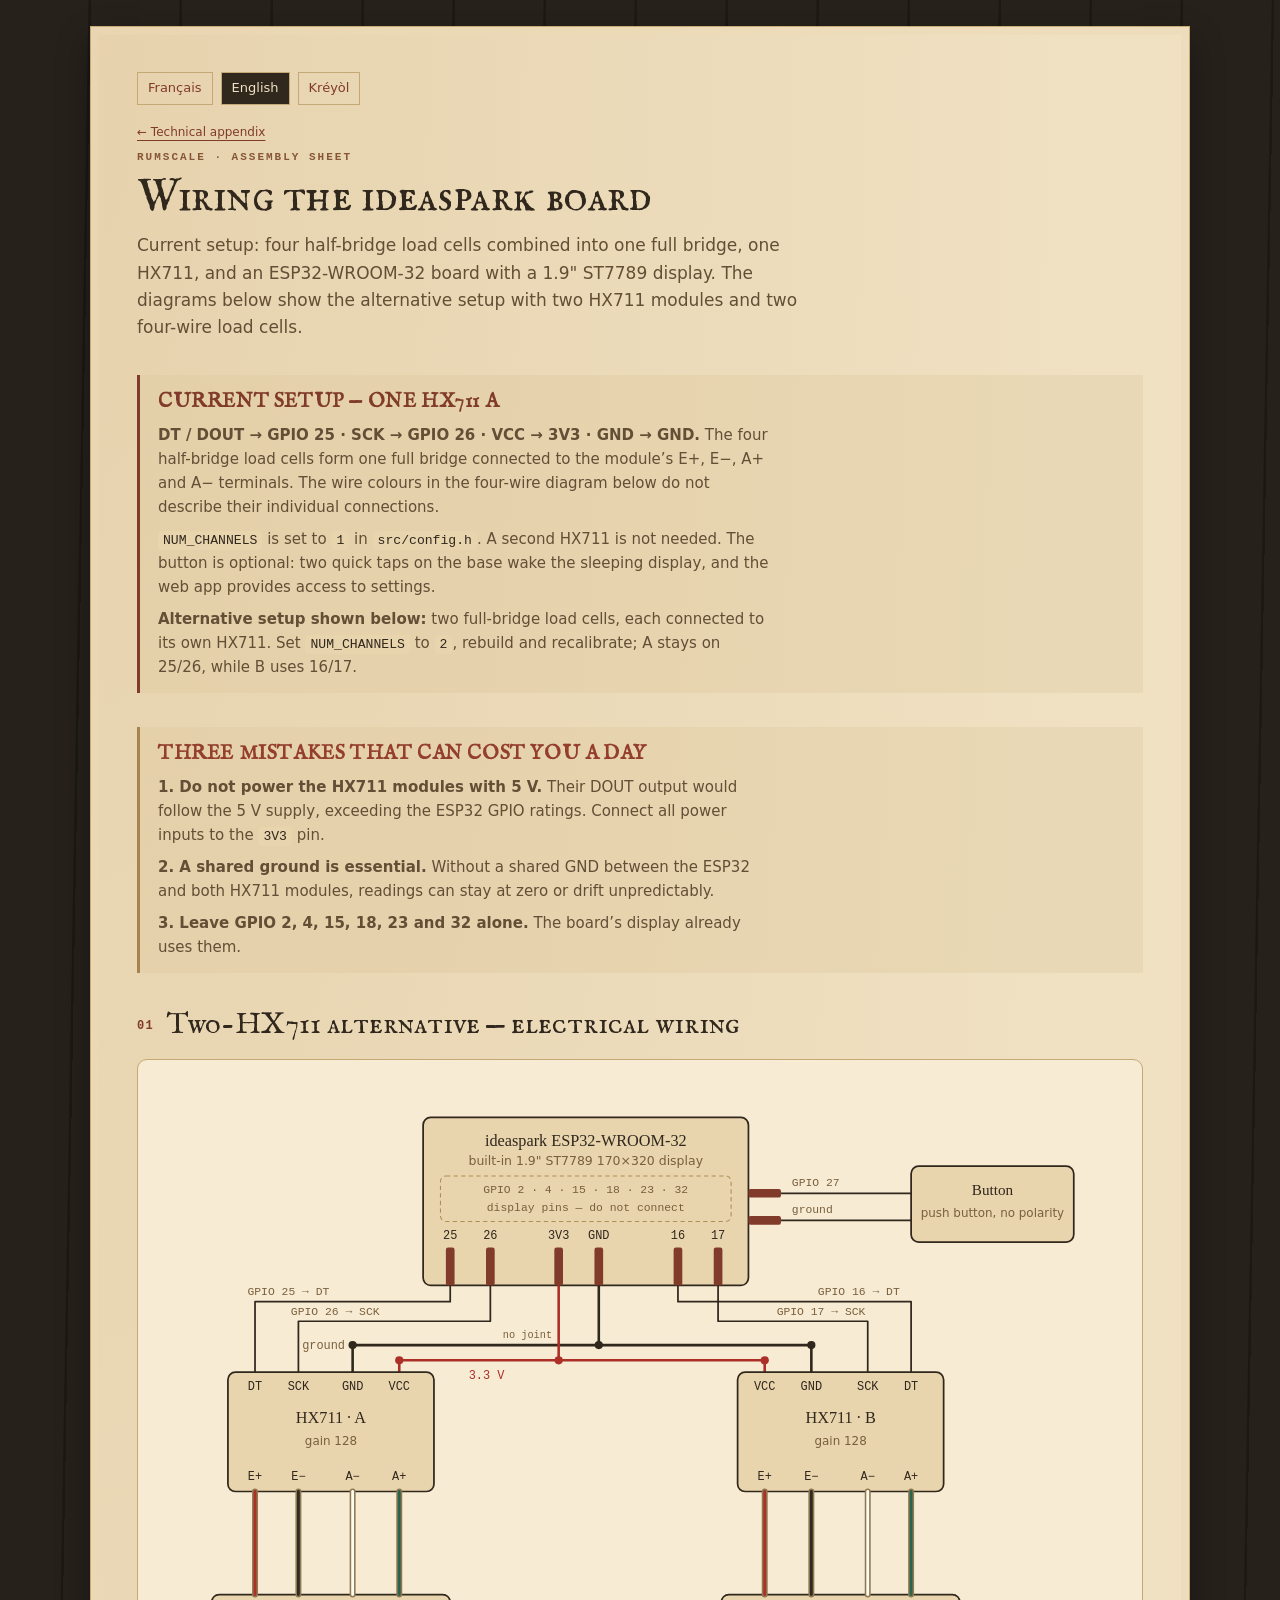
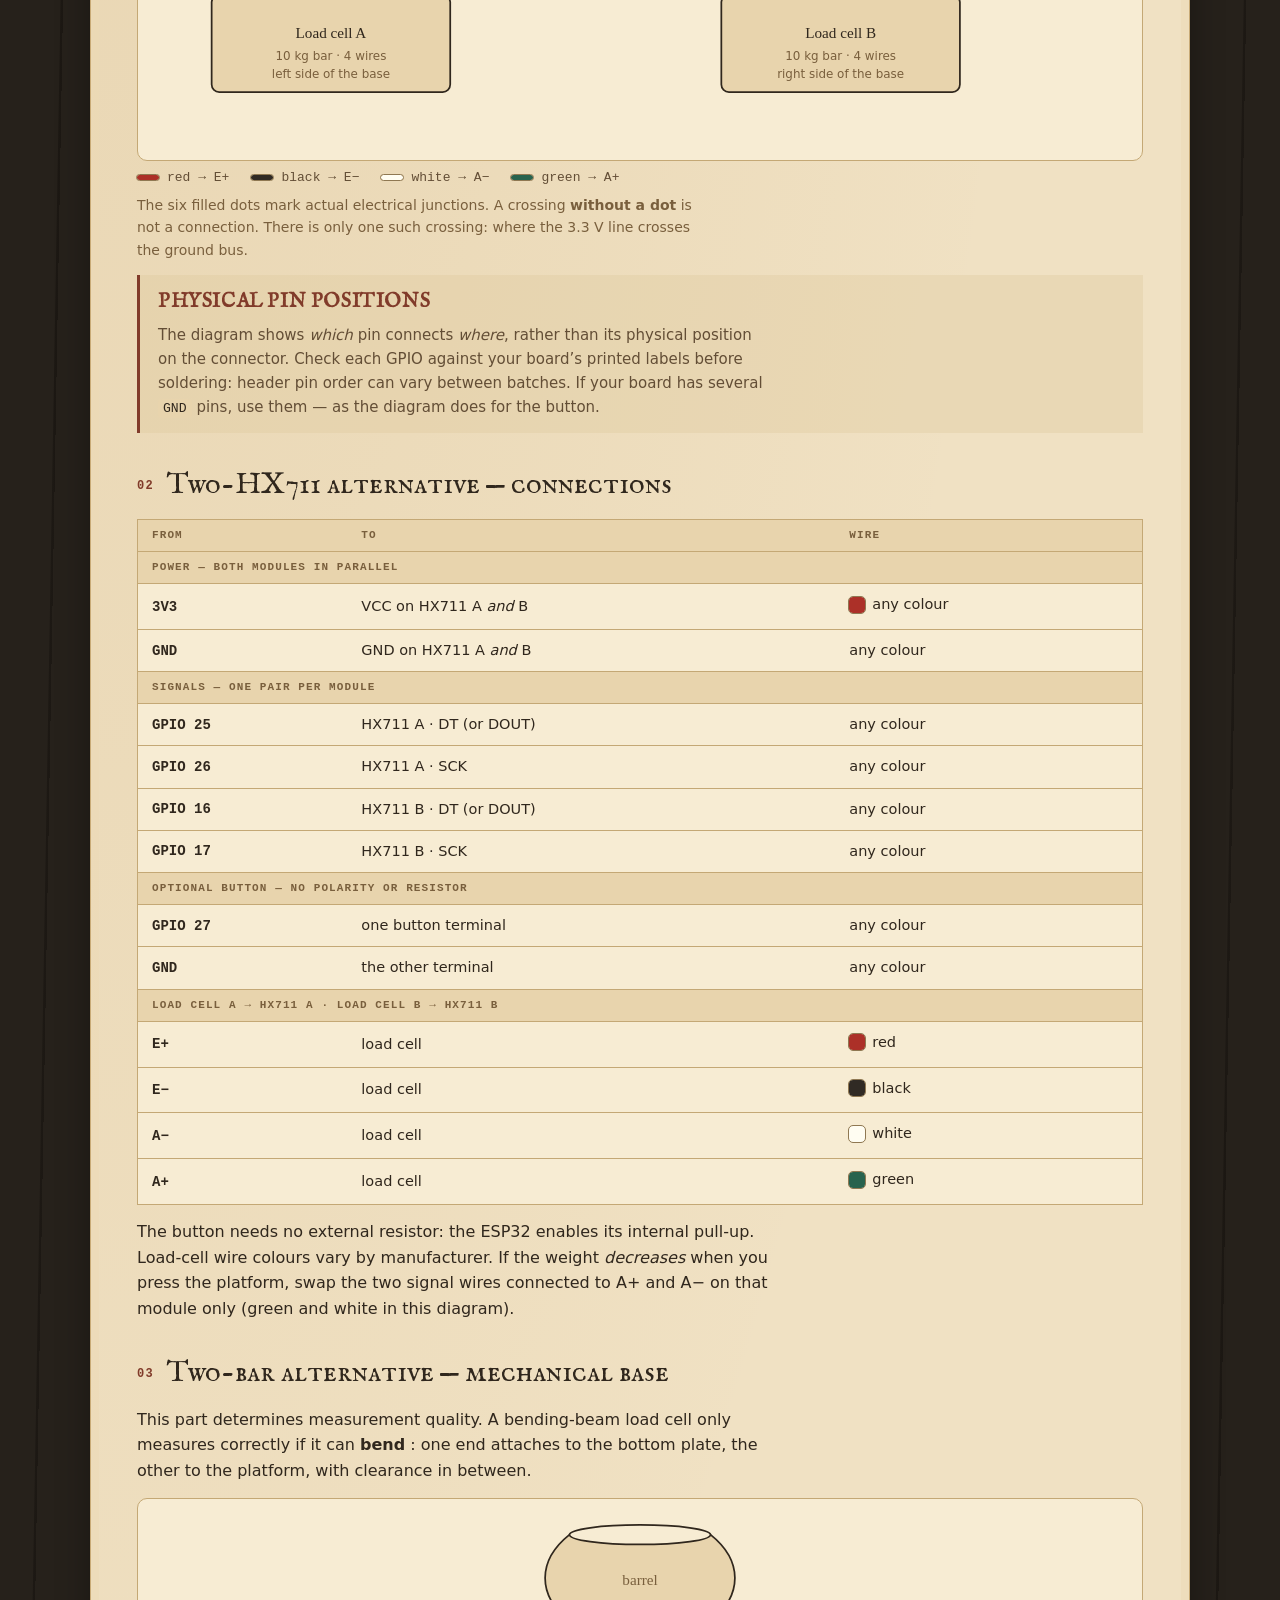
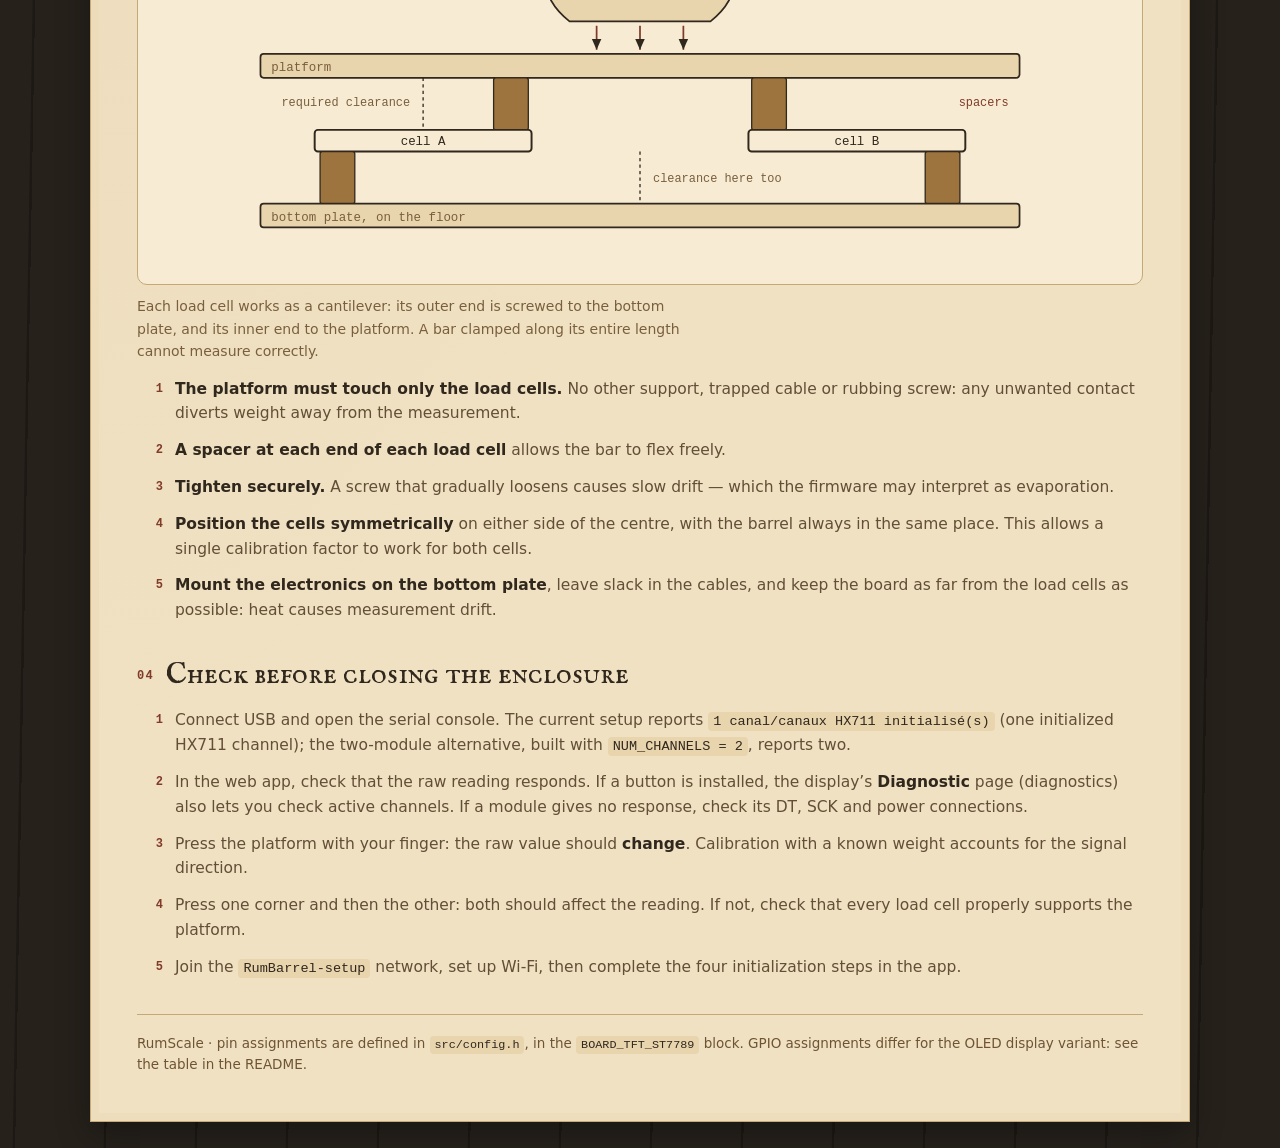
<file: docs/en/cablage.html>
<!doctype html>
<html lang="en">
<head>
<meta charset="utf-8">
<meta name="viewport" content="width=device-width, initial-scale=1">
<title>RumScale — wiring diagram</title>
<style>
:root{
  --bg:#faf7f2; --panel:#fffefb; --panel-2:#f3ece1; --line:#ddd2c2; --line-2:#c4b6a2;
  --ink:#241c17; --ink-2:#5c5046; --ink-3:#8a7d70;
  --accent:#9c5a15; --accent-soft:#e8a33d; --warn:#a3311f; --ok:#2f6b52;
  --wire-red:#c0392b; --wire-black:#2b2b2b; --wire-white:#fdfdfb; --wire-green:#2e7d46;
  --wire-halo:#a99c8c;
  --serif:Georgia,"Iowan Old Style","Palatino Linotype",Palatino,serif;
  --sans:system-ui,-apple-system,"Segoe UI",Roboto,Helvetica,Arial,sans-serif;
  --mono:ui-monospace,"SF Mono",SFMono-Regular,Menlo,Consolas,monospace;
}
@media (prefers-color-scheme:dark){
  :root{
    --bg:#14100e; --panel:#1f1815; --panel-2:#261e19; --line:#33291f; --line-2:#4a3a2b;
    --ink:#f2e8dc; --ink-2:#b8a894; --ink-3:#9a8b78;
    --accent:#e8a33d; --accent-soft:#b4762a; --warn:#e2705f; --ok:#5fb0a5;
    --wire-red:#e05a45; --wire-black:#3a3a3a; --wire-white:#f0ece4; --wire-green:#4aa864;
    --wire-halo:#7d7266;
  }
}
:root[data-theme=dark]{
  --bg:#14100e; --panel:#1f1815; --panel-2:#261e19; --line:#33291f; --line-2:#4a3a2b;
  --ink:#f2e8dc; --ink-2:#b8a894; --ink-3:#9a8b78;
  --accent:#e8a33d; --accent-soft:#b4762a; --warn:#e2705f; --ok:#5fb0a5;
  --wire-red:#e05a45; --wire-black:#3a3a3a; --wire-white:#f0ece4; --wire-green:#4aa864;
  --wire-halo:#7d7266;
}
:root[data-theme=light]{
  --bg:#faf7f2; --panel:#fffefb; --panel-2:#f3ece1; --line:#ddd2c2; --line-2:#c4b6a2;
  --ink:#241c17; --ink-2:#5c5046; --ink-3:#8a7d70;
  --accent:#9c5a15; --accent-soft:#e8a33d; --warn:#a3311f; --ok:#2f6b52;
  --wire-red:#c0392b; --wire-black:#2b2b2b; --wire-white:#fdfdfb; --wire-green:#2e7d46;
  --wire-halo:#a99c8c;
}
*{box-sizing:border-box}
body{
  margin:0; background:var(--bg); color:var(--ink);
  font:16px/1.6 var(--sans); -webkit-text-size-adjust:100%;
}
.wrap{max-width:780px; margin:0 auto; padding:48px 20px 80px;
  display:flex; flex-direction:column; gap:34px}

header{display:flex; flex-direction:column; gap:10px}
.eyebrow{font:600 11px/1 var(--mono); letter-spacing:.16em; text-transform:uppercase;
  color:var(--accent)}
h1{font:400 40px/1.1 var(--serif); margin:0; text-wrap:balance; letter-spacing:-.01em}
.lede{font-size:17px; color:var(--ink-2); margin:0; max-width:62ch}

section{display:flex; flex-direction:column; gap:14px}
h2{font:400 25px/1.25 var(--serif); margin:0; text-wrap:balance;
  display:flex; align-items:baseline; gap:12px}
h2 .n{font:600 12px/1 var(--mono); color:var(--accent); letter-spacing:.1em;
  flex:0 0 auto; transform:translateY(-4px)}
h3{font:600 13px/1.3 var(--sans); margin:0; letter-spacing:.04em;
  text-transform:uppercase; color:var(--ink-3)}
p{margin:0; max-width:64ch}
strong{font-weight:650}
code{font:500 .875em/1 var(--mono); background:var(--panel-2); color:var(--ink);
  padding:2px 5px; border-radius:4px}

.callout{display:flex; flex-direction:column; gap:8px;
  border-left:3px solid var(--warn); background:var(--panel); padding:14px 18px;
  border-radius:0 8px 8px 0}
.callout.note{border-left-color:var(--accent)}
.callout .t{font:650 13px/1.3 var(--sans); letter-spacing:.03em;
  text-transform:uppercase; color:var(--warn)}
.callout.note .t{color:var(--accent)}
.callout p{font-size:15px; color:var(--ink-2)}

figure{margin:0; display:flex; flex-direction:column; gap:10px}
.scroller{overflow-x:auto; background:var(--panel); border:1px solid var(--line);
  border-radius:10px; padding:14px}
.scroller svg{display:block; width:100%; min-width:660px; height:auto}
figcaption{font-size:14px; color:var(--ink-3); max-width:64ch}

.legend{display:flex; flex-wrap:wrap; gap:8px 22px; padding:0; margin:0; list-style:none;
  font:500 13px/1 var(--mono)}
.legend li{display:flex; align-items:center; gap:8px; color:var(--ink-2)}
.swatch{width:22px; height:5px; border-radius:3px; flex:0 0 auto;
  outline:1px solid var(--wire-halo); outline-offset:0}

.tablewrap{overflow-x:auto; border:1px solid var(--line); border-radius:10px;
  background:var(--panel)}
table{width:100%; border-collapse:collapse; font-size:14.5px}
th,td{text-align:left; padding:9px 14px; border-bottom:1px solid var(--line)}
tbody tr:last-child td{border-bottom:0}
th{font:600 11px/1.2 var(--mono); letter-spacing:.1em; text-transform:uppercase;
  color:var(--ink-3); background:var(--panel-2); white-space:nowrap}
td.pin{font:600 14px/1 var(--mono); font-variant-numeric:tabular-nums; white-space:nowrap}
td.wire{white-space:nowrap}
.chip{display:inline-flex; align-items:center; gap:7px}
.chip .swatch{width:16px; height:16px; border-radius:4px}
tbody tr.grp td{background:var(--panel-2); font:600 11px/1.2 var(--mono);
  letter-spacing:.1em; text-transform:uppercase; color:var(--ink-3)}

ol.steps{margin:0; padding-left:0; list-style:none; counter-reset:s;
  display:flex; flex-direction:column; gap:12px}
ol.steps li{counter-increment:s; display:grid; grid-template-columns:26px 1fr; gap:12px;
  font-size:15.5px; color:var(--ink-2)}
ol.steps li::before{content:counter(s); font:600 12px/1.7 var(--mono);
  color:var(--accent); text-align:right}
ol.steps li strong{color:var(--ink)}

footer{border-top:1px solid var(--line); padding-top:18px; font-size:13.5px;
  color:var(--ink-3)}
@media (max-width:520px){
  h1{font-size:32px} h2{font-size:22px} .wrap{padding:32px 16px 60px; gap:28px}
}
</style>
<link rel="icon" type="image/svg+xml" href="../assets/pirate-mark.svg">
<link rel="stylesheet" href="../assets/pirate-chart.css">
</head>
<body>

<div class="wrap">

<header>
<nav class="chart-languages" aria-label="Guide language"><a href="../cablage.html" lang="fr" hreflang="fr">Français</a><a href="../en/cablage.html" lang="en" hreflang="en" aria-current="page">English</a><a href="../gcf/cablage.html" lang="gcf" hreflang="gcf" title="Kréyòl Gwadloup">Kréyòl</a></nav>
  <p><a href="maintenance.html#avance">← Technical appendix</a></p>
  <div class="eyebrow">RumScale · assembly sheet</div>
  <h1>Wiring the ideaspark board</h1>
  <p class="lede">Current setup: four half-bridge load cells combined into one full bridge, one HX711, and an ESP32-WROOM-32 board with a 1.9" ST7789 display. The diagrams below show the alternative setup with two HX711 modules and two four-wire load cells.</p>
</header>

<div class="callout note">
  <div class="t">Current setup — one HX711 A</div>
  <p><strong>DT / DOUT → GPIO 25 · SCK → GPIO 26 · VCC → 3V3 · GND → GND.</strong>
  The four half-bridge load cells form one full bridge connected to the module’s E+, E−, A+ and A− terminals. The wire colours in the four-wire diagram below do not describe their individual connections.</p>
  <p><code>NUM_CHANNELS</code> is set to <code>1</code> in <code>src/config.h</code>. A second HX711 is not needed. The button is optional: two quick taps on the base wake the sleeping display, and the web app provides access to settings.</p>
  <p><strong>Alternative setup shown below:</strong> two full-bridge load cells, each connected to its own HX711. Set <code>NUM_CHANNELS</code> to
  <code>2</code>, rebuild and recalibrate; A stays on 25/26, while B uses 16/17.</p>
</div>

<div class="callout">
  <div class="t">Three mistakes that can cost you a day</div>
  <p><strong>1. Do not power the HX711 modules with 5 V.</strong> Their DOUT output would follow the 5 V supply, exceeding the ESP32 GPIO ratings. Connect all power inputs to the <code>3V3</code> pin.</p>
  <p><strong>2. A shared ground is essential.</strong> Without a shared GND between the ESP32 and both HX711 modules, readings can stay at zero or drift unpredictably.</p>
  <p><strong>3. Leave GPIO 2, 4, 15, 18, 23 and 32 alone.</strong> The board’s display already uses them.</p>
</div>

<section>
  <h2><span class="n">01</span>Two-HX711 alternative — electrical wiring</h2>

  <figure>
    <div class="scroller">
      <svg viewBox="0 0 900 620" role="img" aria-label="Wiring diagram: the ideaspark ESP32 board powers two HX711 modules at 3.3 volts with a shared ground. DT and SCK use GPIO 25 and 26 for A, and 16 and 17 for B. Each HX711 connects to a four-wire load cell. An optional button connects GPIO 27 to ground.">
        <defs>
          <marker id="dot" viewBox="0 0 8 8" refX="4" refY="4" markerWidth="8" markerHeight="8">
            <circle cx="4" cy="4" r="3.4" fill="currentColor"/>
          </marker>
        </defs>

        <!-- ============ carte ============ -->
        <g>
          <rect x="250" y="40" width="300" height="155" rx="7"
                fill="var(--panel-2)" stroke="currentColor" stroke-width="1.6"/>
          <text x="400" y="66" text-anchor="middle" font-family="Georgia,serif"
                font-size="15" fill="currentColor">ideaspark ESP32-WROOM-32</text>
          <text x="400" y="84" text-anchor="middle" font-size="11.5"
                fill="var(--ink-3)">built-in 1.9" ST7789 170×320 display</text>

          <rect x="266" y="94" width="268" height="42" rx="5"
                fill="none" stroke="var(--line-2)" stroke-width="1"
                stroke-dasharray="4 3"/>
          <text x="400" y="110" text-anchor="middle" font-size="10.5"
                font-family="ui-monospace,Menlo,monospace" fill="var(--ink-3)">
            GPIO 2 · 4 · 15 · 18 · 23 · 32</text>
          <text x="400" y="126" text-anchor="middle" font-size="10.5"
                font-family="ui-monospace,Menlo,monospace" fill="var(--ink-3)">
            display pins — do not connect</text>

          <!-- broches du bas -->
          <g font-size="11" font-family="ui-monospace,Menlo,monospace"
             text-anchor="middle" fill="currentColor">
            <text x="275" y="152">25</text>
            <text x="312" y="152">26</text>
            <text x="375" y="152">3V3</text>
            <text x="412" y="152">GND</text>
            <text x="485" y="152">16</text>
            <text x="522" y="152">17</text>
          </g>
          <g fill="var(--accent)">
            <rect x="271" y="160" width="8" height="35" rx="2"/>
            <rect x="308" y="160" width="8" height="35" rx="2"/>
            <rect x="371" y="160" width="8" height="35" rx="2"/>
            <rect x="408" y="160" width="8" height="35" rx="2"/>
            <rect x="481" y="160" width="8" height="35" rx="2"/>
            <rect x="518" y="160" width="8" height="35" rx="2"/>
          </g>
          <!-- broches de droite, pour le bouton. Elles sont nommées sur le fil,
               à droite : une étiquette dans le boîtier chevaucherait le bloc
               des GPIO réservés à l'écran. -->
          <g fill="var(--accent)">
            <rect x="550" y="106" width="30" height="8" rx="2"/>
            <rect x="550" y="131" width="30" height="8" rx="2"/>
          </g>
        </g>

        <!-- ============ bouton ============ -->
        <g>
          <rect x="700" y="85" width="150" height="70" rx="7"
                fill="var(--panel-2)" stroke="currentColor" stroke-width="1.6"/>
          <text x="775" y="112" text-anchor="middle" font-family="Georgia,serif"
                font-size="14" fill="currentColor">Button</text>
          <text x="775" y="132" text-anchor="middle" font-size="11"
                fill="var(--ink-3)">push button, no polarity</text>
          <line x1="580" y1="110" x2="700" y2="110" stroke="currentColor" stroke-width="1.6"/>
          <line x1="580" y1="135" x2="700" y2="135" stroke="currentColor" stroke-width="1.6"/>
        </g>

        <!-- ============ liaisons carte -> HX711 ============
             Quatre niveaux de routage distincts (210, 228, 250, 264) : c'est ce
             qui laisse le schéma sans autre croisement que celui du 3,3 V. -->
        <g fill="none" stroke="currentColor" stroke-width="1.6" stroke-linejoin="round">
          <polyline points="275,195 275,210 95,210 95,275"/>
          <polyline points="312,195 312,228 135,228 135,275"/>
          <polyline points="485,195 485,210 700,210 700,275"/>
          <polyline points="522,195 522,228 660,228 660,275"/>
        </g>
        <!-- bus de masse -->
        <g fill="none" stroke="currentColor" stroke-width="2.4" stroke-linejoin="round">
          <polyline points="412,195 412,250"/>
          <line x1="185" y1="250" x2="608" y2="250"/>
          <line x1="185" y1="250" x2="185" y2="275"/>
          <line x1="608" y1="250" x2="608" y2="275"/>
        </g>
        <!-- bus 3,3 V -->
        <g fill="none" stroke="var(--wire-red)" stroke-width="2.4" stroke-linejoin="round">
          <polyline points="375,195 375,264"/>
          <line x1="228" y1="264" x2="565" y2="264"/>
          <line x1="228" y1="264" x2="228" y2="275"/>
          <line x1="565" y1="264" x2="565" y2="275"/>
        </g>
        <!-- pastilles de jonction -->
        <g fill="currentColor">
          <circle cx="412" cy="250" r="3.8"/>
          <circle cx="185" cy="250" r="3.8"/>
          <circle cx="608" cy="250" r="3.8"/>
        </g>
        <g fill="var(--wire-red)">
          <circle cx="375" cy="264" r="3.8"/>
          <circle cx="228" cy="264" r="3.8"/>
          <circle cx="565" cy="264" r="3.8"/>
        </g>
        <!-- le seul croisement du schéma : pas de pastille, donc pas de liaison -->
        <text x="369" y="243" text-anchor="end" font-size="9.5" fill="var(--ink-3)"
              font-family="ui-monospace,Menlo,monospace">no joint</text>

        <!-- ============ HX711 A ============ -->
        <g>
          <rect x="70" y="275" width="190" height="110" rx="7"
                fill="var(--panel-2)" stroke="currentColor" stroke-width="1.6"/>
          <text x="165" y="322" text-anchor="middle" font-family="Georgia,serif"
                font-size="15" fill="currentColor">HX711 · A</text>
          <text x="165" y="342" text-anchor="middle" font-size="11"
                fill="var(--ink-3)">gain 128</text>
          <g font-size="11" font-family="ui-monospace,Menlo,monospace"
             text-anchor="middle" fill="currentColor">
            <text x="95" y="291">DT</text>
            <text x="135" y="291">SCK</text>
            <text x="185" y="291">GND</text>
            <text x="228" y="291">VCC</text>
            <text x="95" y="374">E+</text>
            <text x="135" y="374">E−</text>
            <text x="185" y="374">A−</text>
            <text x="228" y="374">A+</text>
          </g>
        </g>

        <!-- ============ HX711 B ============ -->
        <g>
          <rect x="540" y="275" width="190" height="110" rx="7"
                fill="var(--panel-2)" stroke="currentColor" stroke-width="1.6"/>
          <text x="635" y="322" text-anchor="middle" font-family="Georgia,serif"
                font-size="15" fill="currentColor">HX711 · B</text>
          <text x="635" y="342" text-anchor="middle" font-size="11"
                fill="var(--ink-3)">gain 128</text>
          <g font-size="11" font-family="ui-monospace,Menlo,monospace"
             text-anchor="middle" fill="currentColor">
            <text x="565" y="291">VCC</text>
            <text x="608" y="291">GND</text>
            <text x="660" y="291">SCK</text>
            <text x="700" y="291">DT</text>
            <text x="565" y="374">E+</text>
            <text x="608" y="374">E−</text>
            <text x="660" y="374">A−</text>
            <text x="700" y="374">A+</text>
          </g>
        </g>

        <!-- ============ cellules ============ -->
        <g>
          <rect x="55" y="480" width="220" height="90" rx="7"
                fill="var(--panel-2)" stroke="currentColor" stroke-width="1.6"/>
          <text x="165" y="520" text-anchor="middle" font-family="Georgia,serif"
                font-size="14" fill="currentColor">Load cell A</text>
          <text x="165" y="540" text-anchor="middle" font-size="11"
                fill="var(--ink-3)">10 kg bar · 4 wires</text>
          <text x="165" y="557" text-anchor="middle" font-size="11"
                fill="var(--ink-3)">left side of the base</text>
        </g>
        <g>
          <rect x="525" y="480" width="220" height="90" rx="7"
                fill="var(--panel-2)" stroke="currentColor" stroke-width="1.6"/>
          <text x="635" y="520" text-anchor="middle" font-family="Georgia,serif"
                font-size="14" fill="currentColor">Load cell B</text>
          <text x="635" y="540" text-anchor="middle" font-size="11"
                fill="var(--ink-3)">10 kg bar · 4 wires</text>
          <text x="635" y="557" text-anchor="middle" font-size="11"
                fill="var(--ink-3)">right side of the base</text>
        </g>

        <!-- fils de cellule : halo puis couleur réelle -->
        <g stroke="var(--wire-halo)" stroke-width="5.5" stroke-linecap="round">
          <line x1="95"  y1="385" x2="95"  y2="480"/>
          <line x1="135" y1="385" x2="135" y2="480"/>
          <line x1="185" y1="385" x2="185" y2="480"/>
          <line x1="228" y1="385" x2="228" y2="480"/>
          <line x1="565" y1="385" x2="565" y2="480"/>
          <line x1="608" y1="385" x2="608" y2="480"/>
          <line x1="660" y1="385" x2="660" y2="480"/>
          <line x1="700" y1="385" x2="700" y2="480"/>
        </g>
        <g stroke-width="2.6" stroke-linecap="round">
          <line x1="95"  y1="385" x2="95"  y2="480" stroke="var(--wire-red)"/>
          <line x1="135" y1="385" x2="135" y2="480" stroke="var(--wire-black)"/>
          <line x1="185" y1="385" x2="185" y2="480" stroke="var(--wire-white)"/>
          <line x1="228" y1="385" x2="228" y2="480" stroke="var(--wire-green)"/>
          <line x1="565" y1="385" x2="565" y2="480" stroke="var(--wire-red)"/>
          <line x1="608" y1="385" x2="608" y2="480" stroke="var(--wire-black)"/>
          <line x1="660" y1="385" x2="660" y2="480" stroke="var(--wire-white)"/>
          <line x1="700" y1="385" x2="700" y2="480" stroke="var(--wire-green)"/>
        </g>

        <!-- annotations : chacune dans une bande horizontale libre -->
        <!-- Étiquette dans le prolongement du bus, entre les descentes vers DT
             (x=95) et SCK (x=135) : il n'y a de place ni au-dessus ni au-dessous. -->
        <text x="178" y="254" text-anchor="end" font-size="11" fill="var(--ink-3)"
              font-family="ui-monospace,Menlo,monospace">ground</text>
        <text x="292" y="281" font-size="11" fill="var(--wire-red)"
              font-family="ui-monospace,Menlo,monospace">3.3 V</text>
        <text x="88" y="204" font-size="10.5" fill="var(--ink-3)"
              font-family="ui-monospace,Menlo,monospace">GPIO 25 → DT</text>
        <text x="128" y="222" font-size="10.5" fill="var(--ink-3)"
              font-family="ui-monospace,Menlo,monospace">GPIO 26 → SCK</text>
        <text x="614" y="204" font-size="10.5" fill="var(--ink-3)"
              font-family="ui-monospace,Menlo,monospace">GPIO 16 → DT</text>
        <text x="576" y="222" font-size="10.5" fill="var(--ink-3)"
              font-family="ui-monospace,Menlo,monospace">GPIO 17 → SCK</text>
        <text x="590" y="103" font-size="10.5" fill="var(--ink-3)"
              font-family="ui-monospace,Menlo,monospace">GPIO 27</text>
        <text x="590" y="128" font-size="10.5" fill="var(--ink-3)"
              font-family="ui-monospace,Menlo,monospace">ground</text>
      </svg>
    </div>

    <ul class="legend">
      <li><span class="swatch" style="background:var(--wire-red)"></span>red → E+</li>
      <li><span class="swatch" style="background:var(--wire-black)"></span>black → E−</li>
      <li><span class="swatch" style="background:var(--wire-white)"></span>white → A−</li>
      <li><span class="swatch" style="background:var(--wire-green)"></span>green → A+</li>
    </ul>

    <figcaption>The six filled dots mark actual electrical junctions. A crossing <strong>without a dot</strong> is not a connection. There is only one such crossing: where the 3.3 V line crosses the ground bus.</figcaption>
  </figure>

  <div class="callout note">
    <div class="t">Physical pin positions</div>
    <p>The diagram shows <em>which</em> pin connects <em>where</em>, rather than its physical position on the connector. Check each GPIO against your board’s printed labels before soldering: header pin order can vary between batches. If your board has several <code>GND</code> pins, use them — as the diagram does for the button.</p>
  </div>
</section>

<section>
  <h2><span class="n">02</span>Two-HX711 alternative — connections</h2>

  <div class="tablewrap">
    <table>
      <thead>
        <tr><th>From</th><th>To</th><th>Wire</th></tr>
      </thead>
      <tbody>
        <tr class="grp"><td colspan="3">Power — both modules in parallel</td></tr>
        <tr><td class="pin">3V3</td><td>VCC on HX711 A <em>and</em> B</td>
            <td class="wire"><span class="chip"><span class="swatch" style="background:var(--wire-red)"></span>any colour</span></td></tr>
        <tr><td class="pin">GND</td><td>GND on HX711 A <em>and</em> B</td>
            <td class="wire">any colour</td></tr>

        <tr class="grp"><td colspan="3">Signals — one pair per module</td></tr>
        <tr><td class="pin">GPIO 25</td><td>HX711 A · DT (or DOUT)</td><td class="wire">any colour</td></tr>
        <tr><td class="pin">GPIO 26</td><td>HX711 A · SCK</td><td class="wire">any colour</td></tr>
        <tr><td class="pin">GPIO 16</td><td>HX711 B · DT (or DOUT)</td><td class="wire">any colour</td></tr>
        <tr><td class="pin">GPIO 17</td><td>HX711 B · SCK</td><td class="wire">any colour</td></tr>

        <tr class="grp"><td colspan="3">Optional button — no polarity or resistor</td></tr>
        <tr><td class="pin">GPIO 27</td><td>one button terminal</td><td class="wire">any colour</td></tr>
        <tr><td class="pin">GND</td><td>the other terminal</td><td class="wire">any colour</td></tr>

        <tr class="grp"><td colspan="3">Load cell A → HX711 A · Load cell B → HX711 B</td></tr>
        <tr><td class="pin">E+</td><td>load cell</td>
            <td class="wire"><span class="chip"><span class="swatch" style="background:var(--wire-red)"></span>red</span></td></tr>
        <tr><td class="pin">E−</td><td>load cell</td>
            <td class="wire"><span class="chip"><span class="swatch" style="background:var(--wire-black)"></span>black</span></td></tr>
        <tr><td class="pin">A−</td><td>load cell</td>
            <td class="wire"><span class="chip"><span class="swatch" style="background:var(--wire-white)"></span>white</span></td></tr>
        <tr><td class="pin">A+</td><td>load cell</td>
            <td class="wire"><span class="chip"><span class="swatch" style="background:var(--wire-green)"></span>green</span></td></tr>
      </tbody>
    </table>
  </div>

  <p>The button needs no external resistor: the ESP32 enables its internal pull-up. Load-cell wire colours vary by manufacturer. If the weight
  <em>decreases</em> when you press the platform, swap the two signal wires connected to A+ and A− on that module only (green and white in this diagram).</p>
</section>

<section>
  <h2><span class="n">03</span>Two-bar alternative — mechanical base</h2>

  <p>This part determines measurement quality. A bending-beam load cell only measures correctly if it can <strong>bend</strong> : one end attaches to the bottom plate, the other to the platform, with clearance in between.</p>

  <figure>
    <div class="scroller">
      <svg viewBox="0 0 900 330" role="img" aria-label="Cross-section of the base: the barrel rests on a platform supported only by two cantilevered load cells. Each cell’s outer end is screwed to the bottom plate, and its inner end to the platform. Spacers maintain clearance beneath the bar.">
        <defs>
          <marker id="arr" viewBox="0 0 10 10" refX="9" refY="5"
                  markerWidth="7" markerHeight="7" orient="auto-start-reverse">
            <path d="M 0 1 L 9 5 L 0 9 z" fill="currentColor"/>
          </marker>
        </defs>

        <!-- tonneau -->
        <path d="M 385 20 C 355 44 355 76 385 100 L 515 100 C 545 76 545 44 515 20 Z"
              fill="var(--panel-2)" stroke="currentColor" stroke-width="1.6"/>
        <ellipse cx="450" cy="20" rx="65" ry="9"
                 fill="var(--panel)" stroke="currentColor" stroke-width="1.6"/>
        <text x="450" y="66" text-anchor="middle" font-family="Georgia,serif"
              font-size="14" fill="var(--ink-3)">barrel</text>

        <!-- charge -->
        <g stroke="var(--accent)" stroke-width="1.6" marker-end="url(#arr)"
           color="var(--accent)">
          <line x1="410" y1="104" x2="410" y2="126"/>
          <line x1="450" y1="104" x2="450" y2="126"/>
          <line x1="490" y1="104" x2="490" y2="126"/>
        </g>

        <!-- plateau -->
        <rect x="100" y="130" width="700" height="22" rx="3"
              fill="var(--panel-2)" stroke="currentColor" stroke-width="1.6"/>
        <text x="110" y="146" font-size="11.5" fill="var(--ink-3)"
              font-family="ui-monospace,Menlo,monospace">platform</text>

        <!-- entretoises hautes (extrémités intérieures) -->
        <g fill="var(--accent-soft)" stroke="currentColor" stroke-width="1.2">
          <rect x="315" y="152" width="32" height="48" rx="2"/>
          <rect x="553" y="152" width="32" height="48" rx="2"/>
        </g>

        <!-- cellules -->
        <g fill="var(--panel)" stroke="currentColor" stroke-width="1.8">
          <rect x="150" y="200" width="200" height="20" rx="3"/>
          <rect x="550" y="200" width="200" height="20" rx="3"/>
        </g>
        <text x="250" y="214" text-anchor="middle" font-size="11.5"
              font-family="ui-monospace,Menlo,monospace" fill="currentColor">cell A</text>
        <text x="650" y="214" text-anchor="middle" font-size="11.5"
              font-family="ui-monospace,Menlo,monospace" fill="currentColor">cell B</text>

        <!-- entretoises basses (extrémités extérieures) -->
        <g fill="var(--accent-soft)" stroke="currentColor" stroke-width="1.2">
          <rect x="155" y="220" width="32" height="48" rx="2"/>
          <rect x="713" y="220" width="32" height="48" rx="2"/>
        </g>

        <!-- plaque de fond -->
        <rect x="100" y="268" width="700" height="22" rx="3"
              fill="var(--panel-2)" stroke="currentColor" stroke-width="1.6"/>
        <text x="110" y="284" font-size="11.5" fill="var(--ink-3)"
              font-family="ui-monospace,Menlo,monospace">bottom plate, on the floor</text>

        <!-- annotation du vide -->
        <g stroke="currentColor" stroke-width="1.2" stroke-dasharray="3 3">
          <line x1="250" y1="152" x2="250" y2="200"/>
        </g>
        <text x="238" y="178" text-anchor="end" font-size="11" fill="var(--ink-3)"
              font-family="ui-monospace,Menlo,monospace">required clearance</text>
        <g stroke="currentColor" stroke-width="1.2" stroke-dasharray="3 3">
          <line x1="450" y1="220" x2="450" y2="268"/>
        </g>
        <text x="462" y="248" font-size="11" fill="var(--ink-3)"
              font-family="ui-monospace,Menlo,monospace">clearance here too</text>

        <text x="790" y="178" text-anchor="end" font-size="11"
              font-family="ui-monospace,Menlo,monospace" fill="var(--accent)">
          spacers</text>
      </svg>
    </div>
    <figcaption>Each load cell works as a cantilever: its outer end is screwed to the bottom plate, and its inner end to the platform. A bar clamped along its entire length cannot measure correctly.</figcaption>
  </figure>

  <ol class="steps">
    <li><strong>The platform must touch only the load cells.</strong> No other support, trapped cable or rubbing screw: any unwanted contact diverts weight away from the measurement.</li>
    <li><strong>A spacer at each end of each load cell</strong> allows the bar to flex freely.</li>
    <li><strong>Tighten securely.</strong> A screw that gradually loosens causes slow drift — which the firmware may interpret as evaporation.</li>
    <li><strong>Position the cells symmetrically</strong> on either side of the centre, with the barrel always in the same place. This allows a single calibration factor to work for both cells.</li>
    <li><strong>Mount the electronics on the bottom plate</strong>, leave slack in the cables, and keep the board as far from the load cells as possible: heat causes measurement drift.</li>
  </ol>
</section>

<section>
  <h2><span class="n">04</span>Check before closing the enclosure</h2>
  <ol class="steps">
    <li>Connect USB and open the serial console. The current setup reports
    <code>1 canal/canaux HX711 initialisé(s)</code> (one initialized HX711 channel); the two-module alternative, built with <code>NUM_CHANNELS = 2</code>, reports two.</li>
    <li>In the web app, check that the raw reading responds. If a button is installed, the display’s <strong>Diagnostic</strong> page (diagnostics) also lets you check active channels. If a module gives no response, check its DT, SCK and power connections.</li>
    <li>Press the platform with your finger: the raw value should <strong>change</strong>. Calibration with a known weight accounts for the signal direction.</li>
    <li>Press one corner and then the other: both should affect the reading. If not, check that every load cell properly supports the platform.</li>
    <li>Join the <code>RumBarrel-setup</code> network, set up Wi-Fi, then complete the four initialization steps in the app.</li>
  </ol>
</section>

<footer>
  RumScale · pin assignments are defined in <code>src/config.h</code>, in the
  <code>BOARD_TFT_ST7789</code> block. GPIO assignments differ for the OLED display variant: see the table in the README.
</footer>

</div>

</body>
</html>
</file>
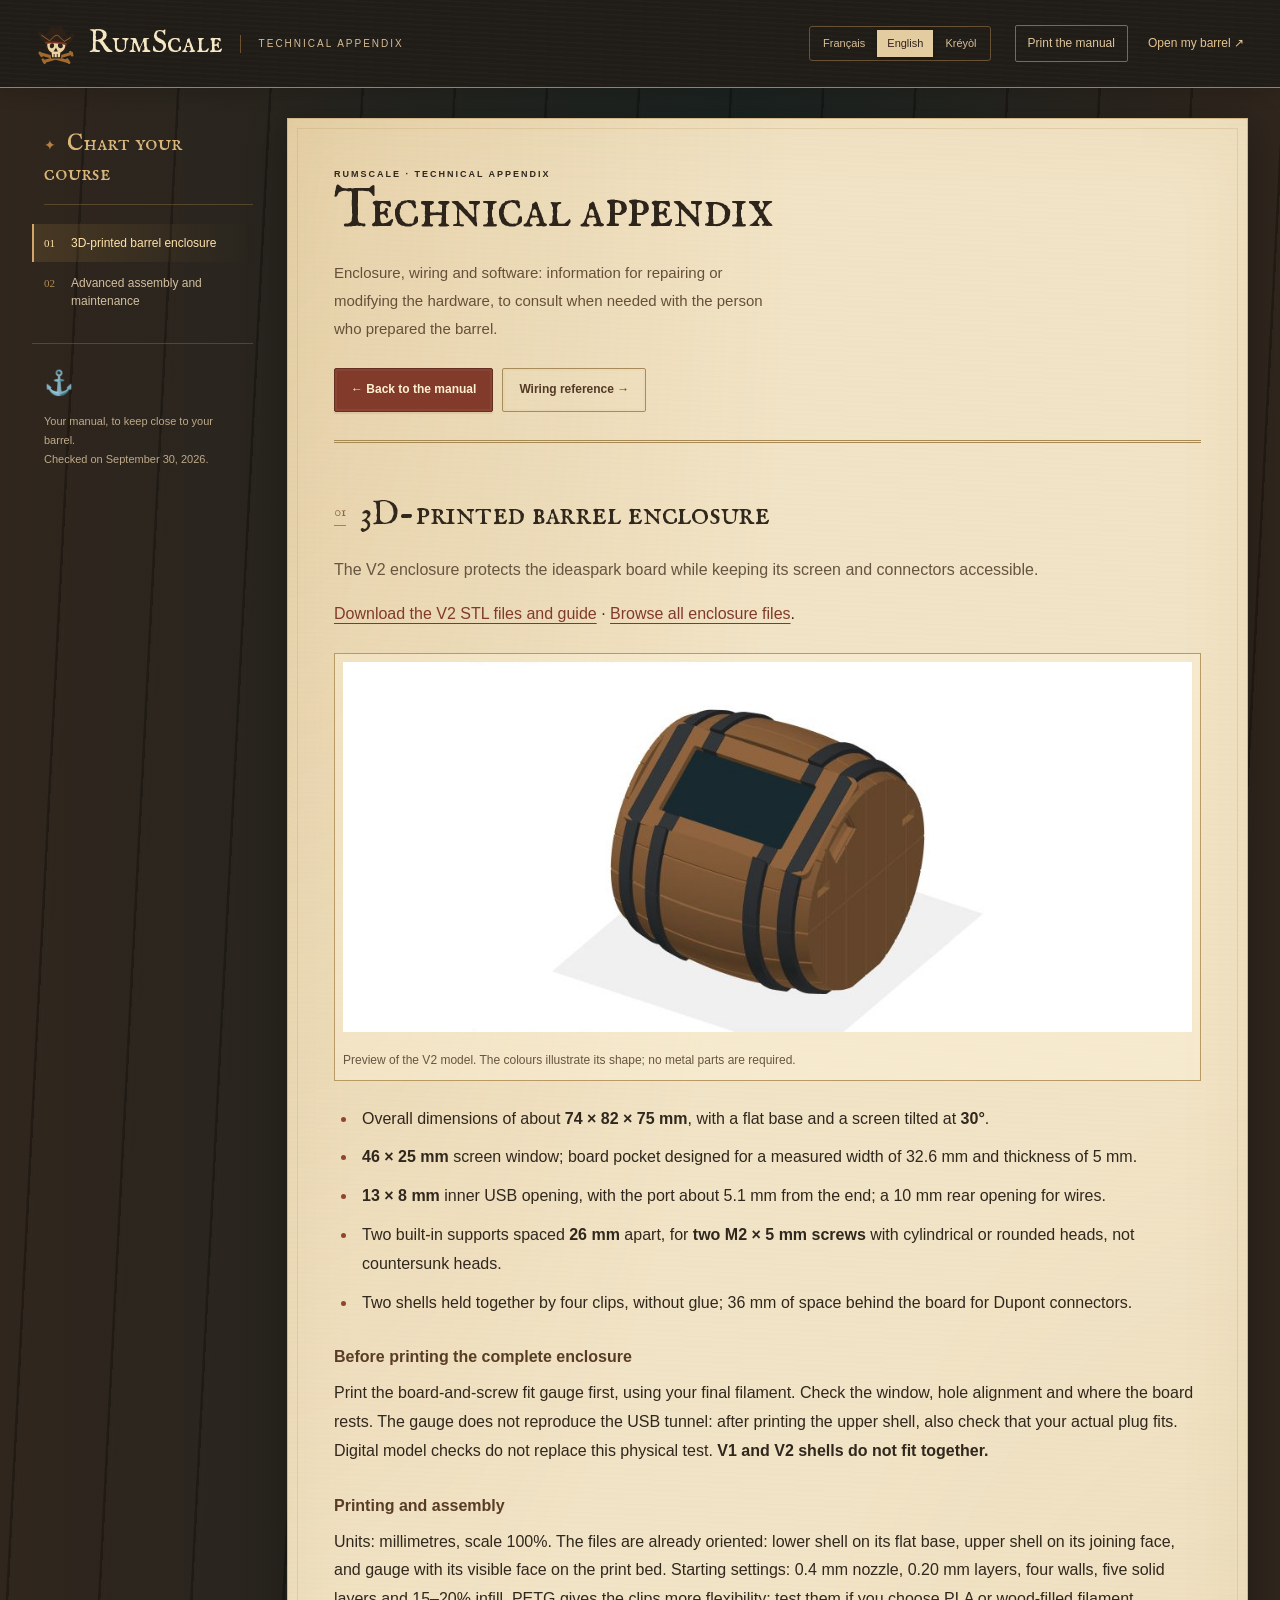
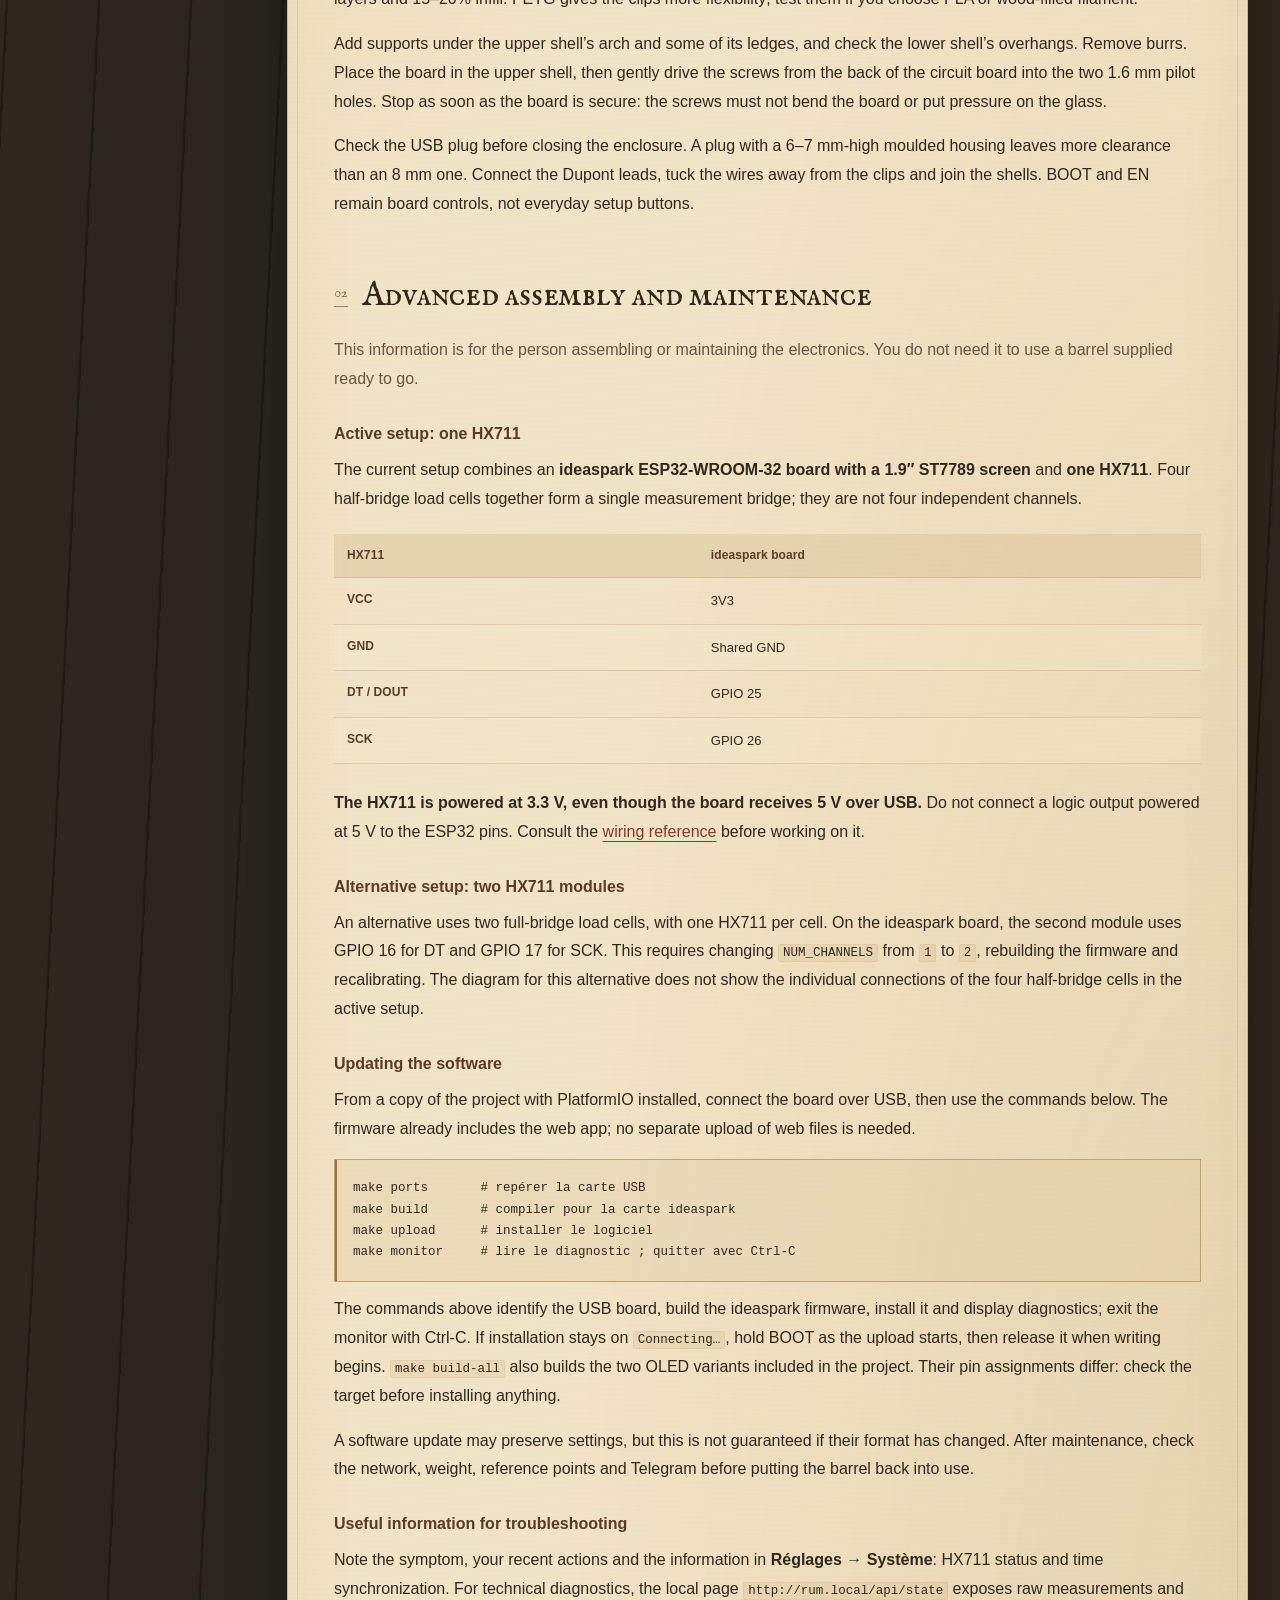
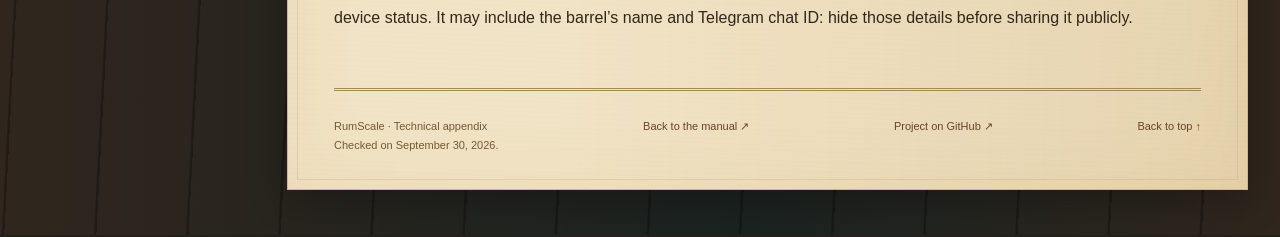
<file: docs/en/maintenance.html>
<!doctype html>
<html lang="en">
<head>
<meta charset="utf-8">
<meta name="viewport" content="width=device-width, initial-scale=1">
<meta name="description" content="RumScale — Technical appendix. Enclosure, wiring and software: information for repairing or modifying the hardware, to consult when needed with the person who prepared the barrel.">
<meta name="theme-color" content="#201d18">
<title>RumScale — Technical appendix</title>
<link rel="canonical" href="https://pbouffaut.github.io/RumScale/en/maintenance.html">
<link rel="alternate" hreflang="fr" href="https://pbouffaut.github.io/RumScale/maintenance.html">
<link rel="alternate" hreflang="en" href="https://pbouffaut.github.io/RumScale/en/maintenance.html">
<link rel="alternate" hreflang="gcf" href="https://pbouffaut.github.io/RumScale/gcf/maintenance.html">
<link rel="alternate" hreflang="x-default" href="https://pbouffaut.github.io/RumScale/maintenance.html">
<link rel="icon" type="image/svg+xml" href="../assets/pirate-mark.svg">
<link rel="stylesheet" href="../assets/guide.css">
<script id="guide-strings" type="application/json">{"searchLabel": "Search the FAQ", "searchPlaceholder": "Wi-Fi, screen, calibration…", "expand": "Open all", "collapse": "Close all", "empty": "No matching answers. Try another word or check the troubleshooting section above.", "count": "{total} questions to help you find an answer.", "resultOne": "{n} answer out of {total}", "resultMany": "{n} answers out of {total}"}</script>
<script src="../assets/guide.js" defer></script>
</head>
<body id="haut">
<a class="skip" href="#contenu">Skip to content</a>
<div class="reading-progress" aria-hidden="true"></div>
<header class="topbar">
<a class="brand" href="#haut" aria-label="RumScale"><img src="../assets/pirate-mark.svg" alt="" width="40" height="45"><strong>RumScale</strong><span>Technical appendix</span></a>
<nav class="language-switch" aria-label="Guide language"><a href="../maintenance.html" lang="fr" hreflang="fr" data-guide-lang="fr">Français</a><a href="../en/maintenance.html" lang="en" hreflang="en" data-guide-lang="en" aria-current="page">English</a><a href="../gcf/maintenance.html" lang="gcf" hreflang="gcf" data-guide-lang="gcf" title="Kréyòl Gwadloup">Kréyòl</a></nav>
<div class="top-actions"><button class="print-button" type="button">Print the manual</button><a class="local-link" href="http://rum.local/">Open my barrel ↗</a></div>
</header>
<details class="mobile-nav"><summary>Manual contents</summary><nav aria-label="Manual contents"><a href="#boitier">3D-printed barrel enclosure</a>
<a href="#avance">Advanced assembly and maintenance</a></nav></details>
<div class="layout">
<aside class="sidebar"><p class="nav-title">Chart your course</p><nav aria-label="Manual contents"><a href="#boitier">3D-printed barrel enclosure</a>
<a href="#avance">Advanced assembly and maintenance</a></nav><p class="nav-note">Your manual, to keep close to your barrel.<br>Checked on September 30, 2026.</p></aside>
<main id="contenu" class="main">
<div class="hero technical-hero">
<p class="eyebrow">RumScale · Technical appendix</p>
<h1>Technical appendix</h1><p class="intro">Enclosure, wiring and software: information for repairing or modifying the hardware, to consult when needed with the person who prepared the barrel.</p>
<div class="hero-links"><a class="button" href="index.html#assistance">← Back to the manual</a><a class="button secondary" href="cablage.html">Wiring reference →</a></div>
<p class="print-note">RumScale — Technical appendix · Checked on September 30, 2026.</p></div>
<section id="boitier" aria-labelledby="titre-boitier">
  <h2 id="titre-boitier">3D-printed barrel enclosure</h2>
  <p class="lead">The V2 enclosure protects the ideaspark board while keeping its screen and connectors accessible.</p>
  <p><a href="https://github.com/pbouffaut/RumScale/raw/refs/heads/main/hardware/tonneau_ESP32_V2_STL_et_guide.zip">Download the V2 STL files and guide</a> · <a href="https://github.com/pbouffaut/RumScale/tree/main/hardware/tonneau_v2">Browse all enclosure files</a>.</p>
  <figure><img src="../assets/boitier-v2.png" alt="Preview of the V2 barrel enclosure: tilted screen, flat base and two interlocking shells." loading="lazy"><figcaption>Preview of the V2 model. The colours illustrate its shape; no metal parts are required.</figcaption></figure>
  <ul>
    <li>Overall dimensions of about <strong>74 × 82 × 75 mm</strong>, with a flat base and a screen tilted at <strong>30°</strong>.</li>
    <li><strong>46 × 25 mm</strong> screen window; board pocket designed for a measured width of 32.6 mm and thickness of 5 mm.</li>
    <li><strong>13 × 8 mm</strong> inner USB opening, with the port about 5.1 mm from the end; a 10 mm rear opening for wires.</li>
    <li>Two built-in supports spaced <strong>26 mm</strong> apart, for <strong>two M2 × 5 mm screws</strong> with cylindrical or rounded heads, not countersunk heads.</li>
    <li>Two shells held together by four clips, without glue; 36 mm of space behind the board for Dupont connectors.</li>
  </ul>
  <h3>Before printing the complete enclosure</h3>
  <p>Print the board-and-screw fit gauge first, using your final filament. Check the window, hole alignment and where the board rests. The gauge does not reproduce the USB tunnel: after printing the upper shell, also check that your actual plug fits. Digital model checks do not replace this physical test. <strong>V1 and V2 shells do not fit together.</strong></p>
  <h3>Printing and assembly</h3>
  <p>Units: millimetres, scale 100%. The files are already oriented: lower shell on its flat base, upper shell on its joining face, and gauge with its visible face on the print bed. Starting settings: 0.4 mm nozzle, 0.20 mm layers, four walls, five solid layers and 15–20% infill. PETG gives the clips more flexibility; test them if you choose PLA or wood-filled filament.</p>
  <p>Add supports under the upper shell’s arch and some of its ledges, and check the lower shell’s overhangs. Remove burrs. Place the board in the upper shell, then gently drive the screws from the back of the circuit board into the two 1.6 mm pilot holes. Stop as soon as the board is secure: the screws must not bend the board or put pressure on the glass.</p>
  <p>Check the USB plug before closing the enclosure. A plug with a 6–7 mm-high moulded housing leaves more clearance than an 8 mm one. Connect the Dupont leads, tuck the wires away from the clips and join the shells. BOOT and EN remain board controls, not everyday setup buttons.</p>
</section>

<section id="avance" aria-labelledby="titre-avance">
  <h2 id="titre-avance">Advanced assembly and maintenance</h2>
  <p class="lead">This information is for the person assembling or maintaining the electronics. You do not need it to use a barrel supplied ready to go.</p>
  <h3>Active setup: one HX711</h3>
  <p>The current setup combines an <strong>ideaspark ESP32-WROOM-32 board with a 1.9″ ST7789 screen</strong> and <strong>one HX711</strong>. Four half-bridge load cells together form a single measurement bridge; they are not four independent channels.</p>
  <div class="table-wrap"><table><thead><tr><th scope="col">HX711</th><th scope="col">ideaspark board</th></tr></thead><tbody><tr><th scope="row">VCC</th><td>3V3</td></tr><tr><th scope="row">GND</th><td>Shared GND</td></tr><tr><th scope="row">DT / DOUT</th><td>GPIO 25</td></tr><tr><th scope="row">SCK</th><td>GPIO 26</td></tr></tbody></table></div>
  <p><strong>The HX711 is powered at 3.3 V, even though the board receives 5 V over USB.</strong> Do not connect a logic output powered at 5 V to the ESP32 pins. Consult the <a href="cablage.html">wiring reference</a> before working on it.</p>
  <h3>Alternative setup: two HX711 modules</h3>
  <p>An alternative uses two full-bridge load cells, with one HX711 per cell. On the ideaspark board, the second module uses GPIO 16 for DT and GPIO 17 for SCK. This requires changing <code>NUM_CHANNELS</code> from <code>1</code> to <code>2</code>, rebuilding the firmware and recalibrating. The diagram for this alternative does not show the individual connections of the four half-bridge cells in the active setup.</p>
  <h3>Updating the software</h3>
  <p>From a copy of the project with PlatformIO installed, connect the board over USB, then use the commands below. The firmware already includes the web app; no separate upload of web files is needed.</p>
  <pre><code>make ports       # repérer la carte USB
make build       # compiler pour la carte ideaspark
make upload      # installer le logiciel
make monitor     # lire le diagnostic ; quitter avec Ctrl-C</code></pre>
  <p>The commands above identify the USB board, build the ideaspark firmware, install it and display diagnostics; exit the monitor with Ctrl-C. If installation stays on <code>Connecting…</code>, hold BOOT as the upload starts, then release it when writing begins. <code>make build-all</code> also builds the two OLED variants included in the project. Their pin assignments differ: check the target before installing anything.</p>
  <p>A software update may preserve settings, but this is not guaranteed if their format has changed. After maintenance, check the network, weight, reference points and Telegram before putting the barrel back into use.</p>
  <h3>Useful information for troubleshooting</h3>
  <p>Note the symptom, your recent actions and the information in <strong>Réglages → Système</strong>: HX711 status and time synchronization. For technical diagnostics, the local page <code>http://rum.local/api/state</code> exposes raw measurements and device status. It may include the barrel’s name and Telegram chat ID: hide those details before sharing it publicly.</p>
</section>
<footer class="site-footer"><p>RumScale · Technical appendix<br>Checked on September 30, 2026.</p><a href="index.html">Back to the manual ↗</a><a href="https://github.com/pbouffaut/RumScale">Project on GitHub ↗</a><a href="#haut">Back to top ↑</a></footer>
</main></div>
</body></html>
</file>
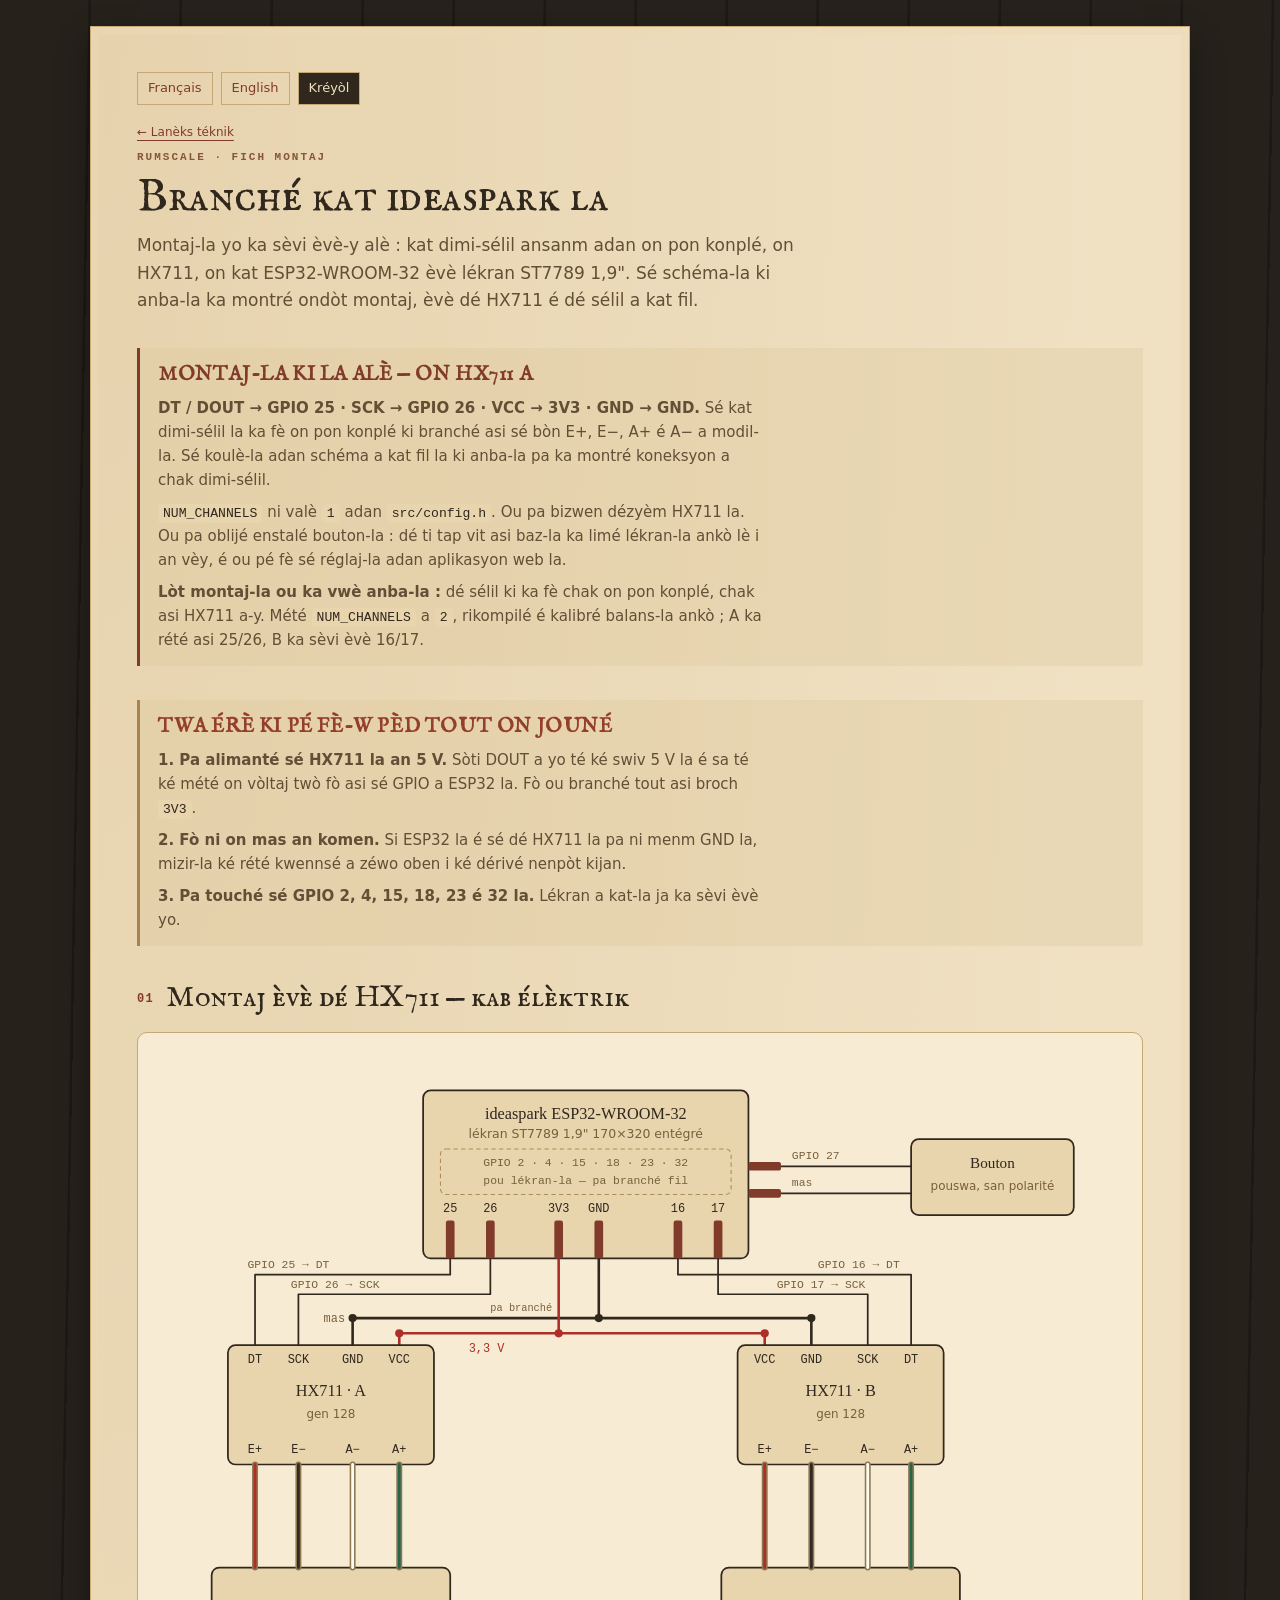
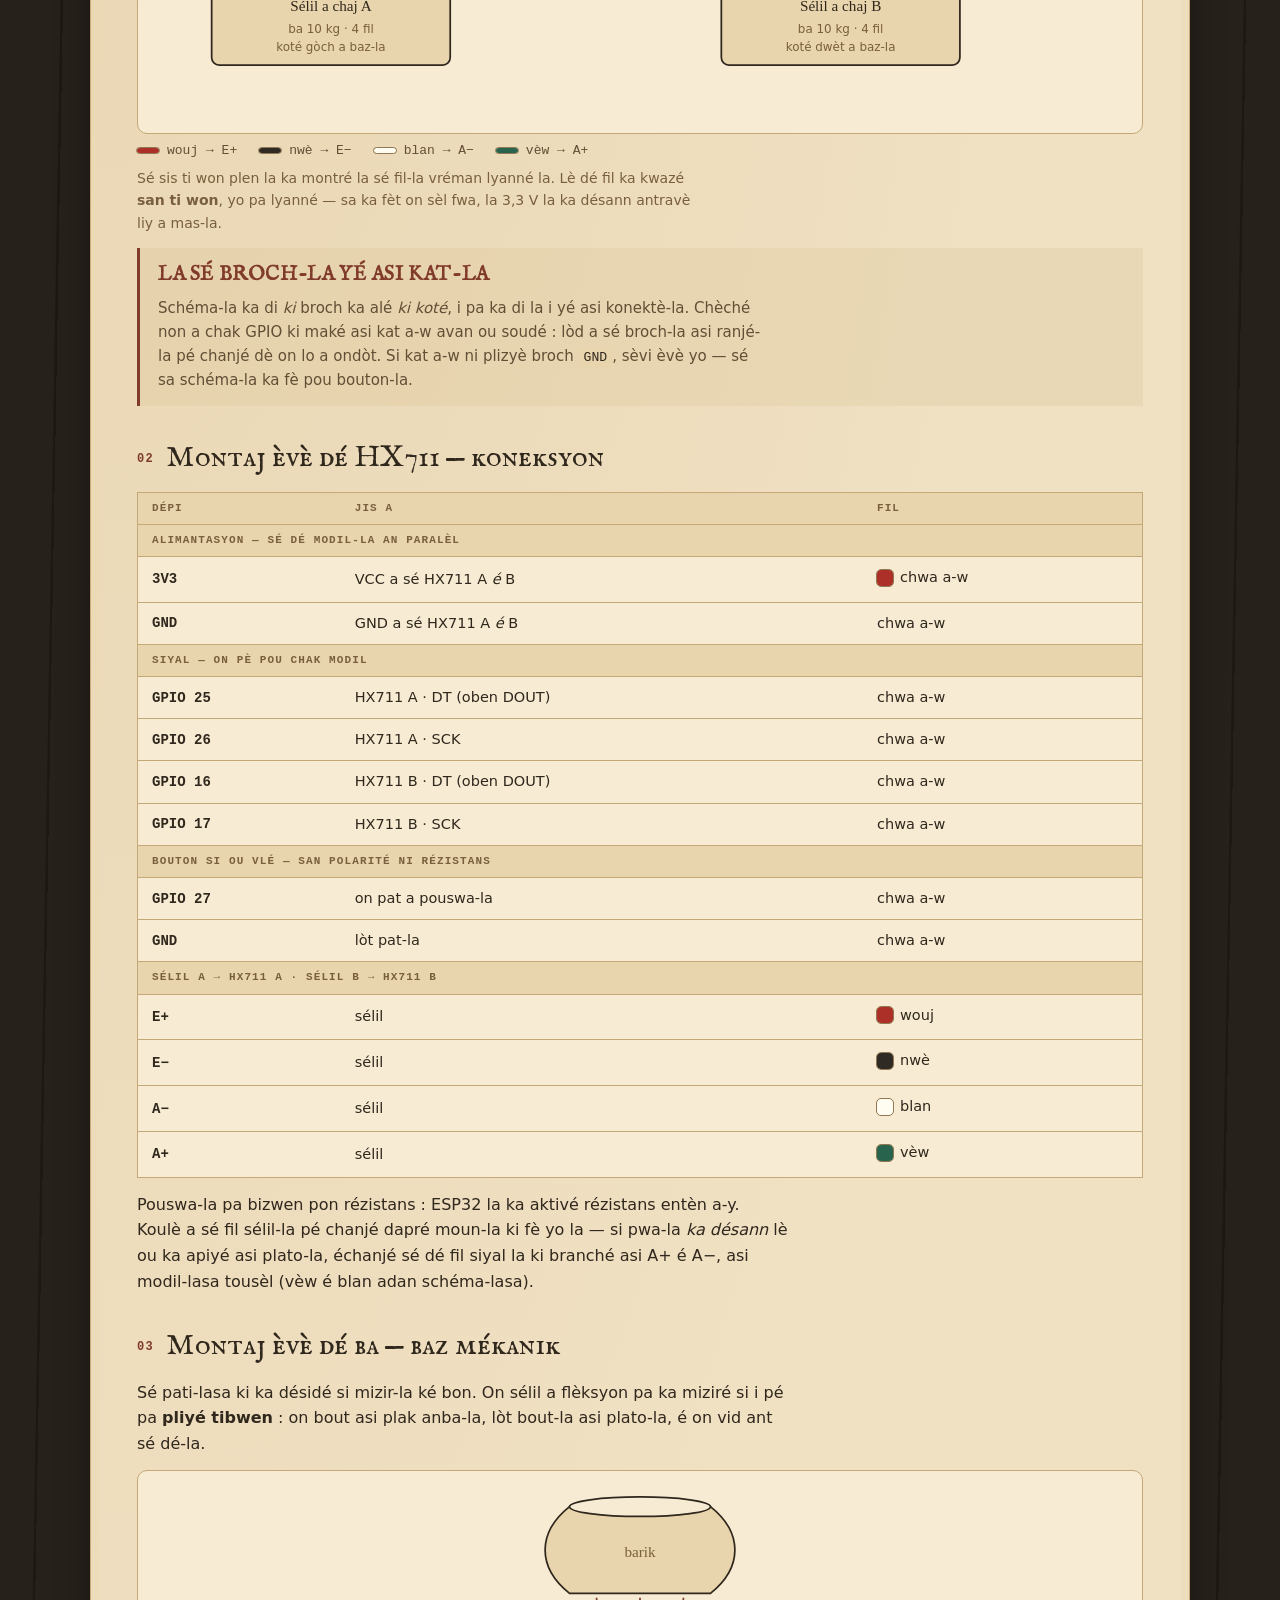
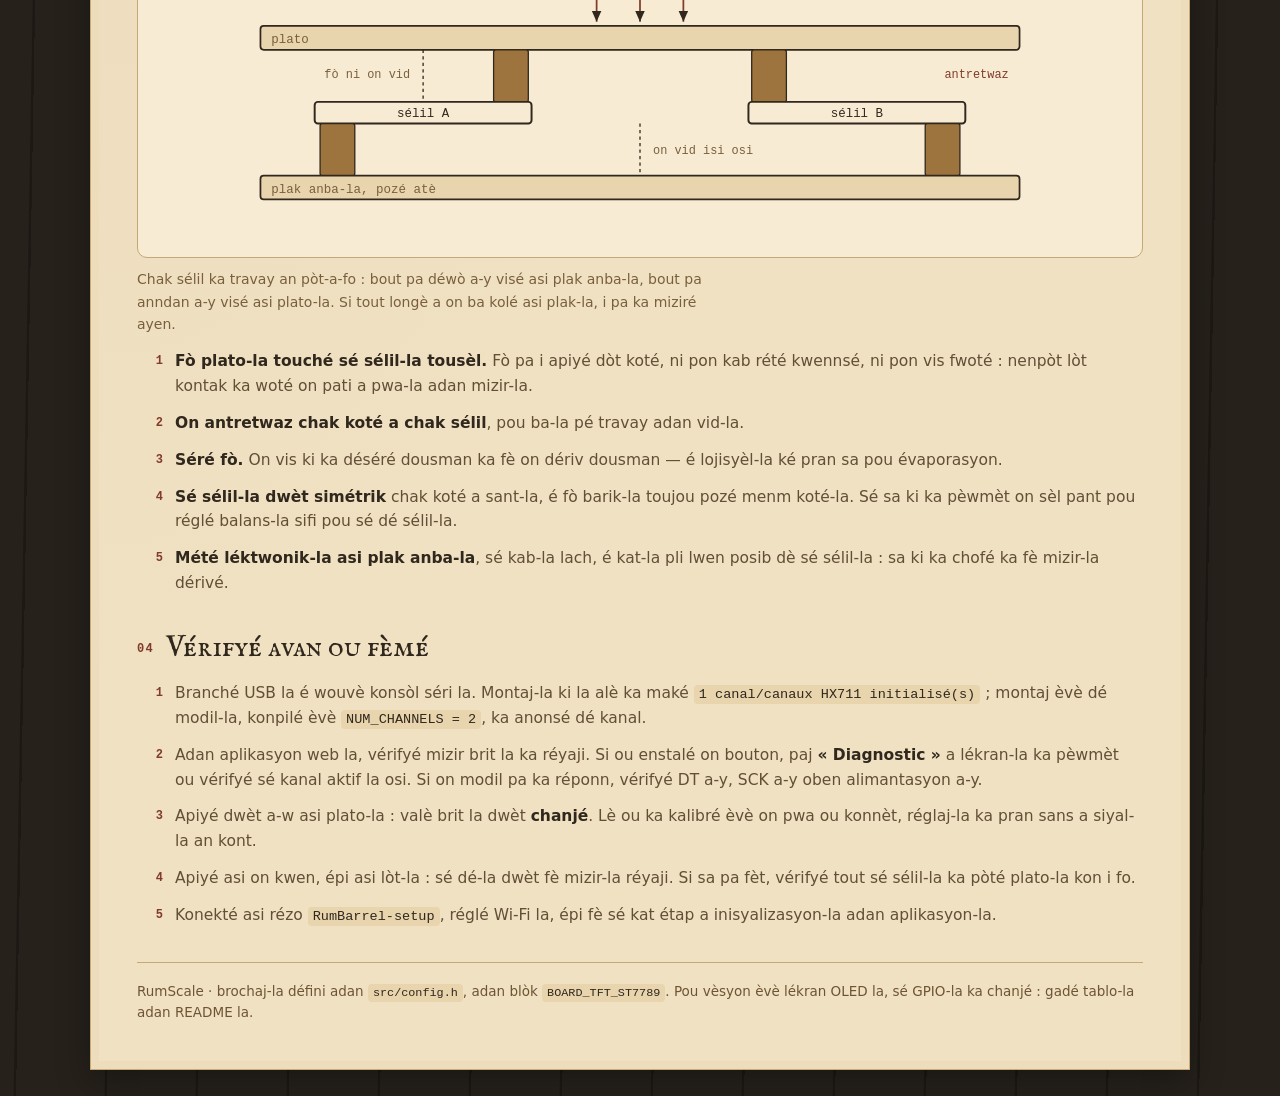
<file: docs/gcf/cablage.html>
<!doctype html>
<html lang="gcf">
<head>
<meta charset="utf-8">
<meta name="viewport" content="width=device-width, initial-scale=1">
<title>RumScale — schéma a sé kab-la</title>
<style>
:root{
  --bg:#faf7f2; --panel:#fffefb; --panel-2:#f3ece1; --line:#ddd2c2; --line-2:#c4b6a2;
  --ink:#241c17; --ink-2:#5c5046; --ink-3:#8a7d70;
  --accent:#9c5a15; --accent-soft:#e8a33d; --warn:#a3311f; --ok:#2f6b52;
  --wire-red:#c0392b; --wire-black:#2b2b2b; --wire-white:#fdfdfb; --wire-green:#2e7d46;
  --wire-halo:#a99c8c;
  --serif:Georgia,"Iowan Old Style","Palatino Linotype",Palatino,serif;
  --sans:system-ui,-apple-system,"Segoe UI",Roboto,Helvetica,Arial,sans-serif;
  --mono:ui-monospace,"SF Mono",SFMono-Regular,Menlo,Consolas,monospace;
}
@media (prefers-color-scheme:dark){
  :root{
    --bg:#14100e; --panel:#1f1815; --panel-2:#261e19; --line:#33291f; --line-2:#4a3a2b;
    --ink:#f2e8dc; --ink-2:#b8a894; --ink-3:#9a8b78;
    --accent:#e8a33d; --accent-soft:#b4762a; --warn:#e2705f; --ok:#5fb0a5;
    --wire-red:#e05a45; --wire-black:#3a3a3a; --wire-white:#f0ece4; --wire-green:#4aa864;
    --wire-halo:#7d7266;
  }
}
:root[data-theme=dark]{
  --bg:#14100e; --panel:#1f1815; --panel-2:#261e19; --line:#33291f; --line-2:#4a3a2b;
  --ink:#f2e8dc; --ink-2:#b8a894; --ink-3:#9a8b78;
  --accent:#e8a33d; --accent-soft:#b4762a; --warn:#e2705f; --ok:#5fb0a5;
  --wire-red:#e05a45; --wire-black:#3a3a3a; --wire-white:#f0ece4; --wire-green:#4aa864;
  --wire-halo:#7d7266;
}
:root[data-theme=light]{
  --bg:#faf7f2; --panel:#fffefb; --panel-2:#f3ece1; --line:#ddd2c2; --line-2:#c4b6a2;
  --ink:#241c17; --ink-2:#5c5046; --ink-3:#8a7d70;
  --accent:#9c5a15; --accent-soft:#e8a33d; --warn:#a3311f; --ok:#2f6b52;
  --wire-red:#c0392b; --wire-black:#2b2b2b; --wire-white:#fdfdfb; --wire-green:#2e7d46;
  --wire-halo:#a99c8c;
}
*{box-sizing:border-box}
body{
  margin:0; background:var(--bg); color:var(--ink);
  font:16px/1.6 var(--sans); -webkit-text-size-adjust:100%;
}
.wrap{max-width:780px; margin:0 auto; padding:48px 20px 80px;
  display:flex; flex-direction:column; gap:34px}

header{display:flex; flex-direction:column; gap:10px}
.eyebrow{font:600 11px/1 var(--mono); letter-spacing:.16em; text-transform:uppercase;
  color:var(--accent)}
h1{font:400 40px/1.1 var(--serif); margin:0; text-wrap:balance; letter-spacing:-.01em}
.lede{font-size:17px; color:var(--ink-2); margin:0; max-width:62ch}

section{display:flex; flex-direction:column; gap:14px}
h2{font:400 25px/1.25 var(--serif); margin:0; text-wrap:balance;
  display:flex; align-items:baseline; gap:12px}
h2 .n{font:600 12px/1 var(--mono); color:var(--accent); letter-spacing:.1em;
  flex:0 0 auto; transform:translateY(-4px)}
h3{font:600 13px/1.3 var(--sans); margin:0; letter-spacing:.04em;
  text-transform:uppercase; color:var(--ink-3)}
p{margin:0; max-width:64ch}
strong{font-weight:650}
code{font:500 .875em/1 var(--mono); background:var(--panel-2); color:var(--ink);
  padding:2px 5px; border-radius:4px}

.callout{display:flex; flex-direction:column; gap:8px;
  border-left:3px solid var(--warn); background:var(--panel); padding:14px 18px;
  border-radius:0 8px 8px 0}
.callout.note{border-left-color:var(--accent)}
.callout .t{font:650 13px/1.3 var(--sans); letter-spacing:.03em;
  text-transform:uppercase; color:var(--warn)}
.callout.note .t{color:var(--accent)}
.callout p{font-size:15px; color:var(--ink-2)}

figure{margin:0; display:flex; flex-direction:column; gap:10px}
.scroller{overflow-x:auto; background:var(--panel); border:1px solid var(--line);
  border-radius:10px; padding:14px}
.scroller svg{display:block; width:100%; min-width:660px; height:auto}
figcaption{font-size:14px; color:var(--ink-3); max-width:64ch}

.legend{display:flex; flex-wrap:wrap; gap:8px 22px; padding:0; margin:0; list-style:none;
  font:500 13px/1 var(--mono)}
.legend li{display:flex; align-items:center; gap:8px; color:var(--ink-2)}
.swatch{width:22px; height:5px; border-radius:3px; flex:0 0 auto;
  outline:1px solid var(--wire-halo); outline-offset:0}

.tablewrap{overflow-x:auto; border:1px solid var(--line); border-radius:10px;
  background:var(--panel)}
table{width:100%; border-collapse:collapse; font-size:14.5px}
th,td{text-align:left; padding:9px 14px; border-bottom:1px solid var(--line)}
tbody tr:last-child td{border-bottom:0}
th{font:600 11px/1.2 var(--mono); letter-spacing:.1em; text-transform:uppercase;
  color:var(--ink-3); background:var(--panel-2); white-space:nowrap}
td.pin{font:600 14px/1 var(--mono); font-variant-numeric:tabular-nums; white-space:nowrap}
td.wire{white-space:nowrap}
.chip{display:inline-flex; align-items:center; gap:7px}
.chip .swatch{width:16px; height:16px; border-radius:4px}
tbody tr.grp td{background:var(--panel-2); font:600 11px/1.2 var(--mono);
  letter-spacing:.1em; text-transform:uppercase; color:var(--ink-3)}

ol.steps{margin:0; padding-left:0; list-style:none; counter-reset:s;
  display:flex; flex-direction:column; gap:12px}
ol.steps li{counter-increment:s; display:grid; grid-template-columns:26px 1fr; gap:12px;
  font-size:15.5px; color:var(--ink-2)}
ol.steps li::before{content:counter(s); font:600 12px/1.7 var(--mono);
  color:var(--accent); text-align:right}
ol.steps li strong{color:var(--ink)}

footer{border-top:1px solid var(--line); padding-top:18px; font-size:13.5px;
  color:var(--ink-3)}
@media (max-width:520px){
  h1{font-size:32px} h2{font-size:22px} .wrap{padding:32px 16px 60px; gap:28px}
}
</style>
<link rel="icon" type="image/svg+xml" href="../assets/pirate-mark.svg">
<link rel="stylesheet" href="../assets/pirate-chart.css">
</head>
<body>

<div class="wrap">

<header>
<nav class="chart-languages" aria-label="Lang a gid-la"><a href="../cablage.html" lang="fr" hreflang="fr">Français</a><a href="../en/cablage.html" lang="en" hreflang="en">English</a><a href="../gcf/cablage.html" lang="gcf" hreflang="gcf" aria-current="page" title="Kréyòl Gwadloup">Kréyòl</a></nav>
  <p><a href="maintenance.html#avance">← Lanèks téknik</a></p>
  <div class="eyebrow">RumScale · fich montaj</div>
  <h1>Branché kat ideaspark la</h1>
  <p class="lede">Montaj-la yo ka sèvi èvè-y alè : kat dimi-sélil ansanm adan on pon konplé,
  on HX711, on kat ESP32-WROOM-32 èvè lékran ST7789 1,9". Sé schéma-la ki anba-la
  ka montré ondòt montaj, èvè dé HX711 é dé sélil a kat fil.</p>
</header>

<div class="callout note">
  <div class="t">Montaj-la ki la alè — on HX711 A</div>
  <p><strong>DT / DOUT → GPIO 25 · SCK → GPIO 26 · VCC → 3V3 · GND → GND.</strong>
  Sé kat dimi-sélil la ka fè on pon konplé ki branché asi sé bòn
  E+, E−, A+ é A− a modil-la. Sé koulè-la adan schéma a kat fil la ki anba-la
  pa ka montré koneksyon a chak dimi-sélil.</p>
  <p><code>NUM_CHANNELS</code> ni valè <code>1</code> adan <code>src/config.h</code>.
  Ou pa bizwen dézyèm HX711 la. Ou pa oblijé enstalé bouton-la : dé ti tap vit
  asi baz-la ka limé lékran-la ankò lè i an vèy, é ou pé fè sé réglaj-la adan aplikasyon web la.</p>
  <p><strong>Lòt montaj-la ou ka vwè anba-la :</strong> dé sélil ki ka fè chak
  on pon konplé, chak asi HX711 a-y. Mété <code>NUM_CHANNELS</code> a
  <code>2</code>, rikompilé é kalibré balans-la ankò ; A ka rété asi 25/26, B ka sèvi èvè 16/17.</p>
</div>

<div class="callout">
  <div class="t">Twa érè ki pé fè-w pèd tout on jouné</div>
  <p><strong>1. Pa alimanté sé HX711 la an 5 V.</strong> Sòti DOUT a yo té ké swiv
  5 V la é sa té ké mété on vòltaj twò fò asi sé GPIO a ESP32 la. Fò ou branché tout
  asi broch <code>3V3</code>.</p>
  <p><strong>2. Fò ni on mas an komen.</strong> Si ESP32 la
  é sé dé HX711 la pa ni menm GND la, mizir-la ké rété kwennsé a zéwo oben
  i ké dérivé nenpòt kijan.</p>
  <p><strong>3. Pa touché sé GPIO 2, 4, 15, 18, 23 é 32 la.</strong> Lékran a kat-la
  ja ka sèvi èvè yo.</p>
</div>

<section>
  <h2><span class="n">01</span>Montaj èvè dé HX711 — kab élèktrik</h2>

  <figure>
    <div class="scroller">
      <svg viewBox="0 0 900 620" role="img" aria-label="Schéma a sé kab-la : kat ideaspark ESP32 la ka alimanté dé modil HX711 an 3,3 vòlt èvè on mas an komen. I ka voyé sé siyal DT é SCK la asi sé GPIO 25 é 26 la pou A, 16 é 17 pou B. Chak HX711 ka risivwè on sélil a chaj a kat fil ; on bouton branché ant GPIO 27 é mas-la.">
        <defs>
          <marker id="dot" viewBox="0 0 8 8" refX="4" refY="4" markerWidth="8" markerHeight="8">
            <circle cx="4" cy="4" r="3.4" fill="currentColor"/>
          </marker>
        </defs>

        <!-- ============ carte ============ -->
        <g>
          <rect x="250" y="40" width="300" height="155" rx="7"
                fill="var(--panel-2)" stroke="currentColor" stroke-width="1.6"/>
          <text x="400" y="66" text-anchor="middle" font-family="Georgia,serif"
                font-size="15" fill="currentColor">ideaspark ESP32-WROOM-32</text>
          <text x="400" y="84" text-anchor="middle" font-size="11.5"
                fill="var(--ink-3)">lékran ST7789 1,9" 170×320 entégré</text>

          <rect x="266" y="94" width="268" height="42" rx="5"
                fill="none" stroke="var(--line-2)" stroke-width="1"
                stroke-dasharray="4 3"/>
          <text x="400" y="110" text-anchor="middle" font-size="10.5"
                font-family="ui-monospace,Menlo,monospace" fill="var(--ink-3)">
            GPIO 2 · 4 · 15 · 18 · 23 · 32</text>
          <text x="400" y="126" text-anchor="middle" font-size="10.5"
                font-family="ui-monospace,Menlo,monospace" fill="var(--ink-3)">
            pou lékran-la — pa branché fil</text>

          <!-- broches du bas -->
          <g font-size="11" font-family="ui-monospace,Menlo,monospace"
             text-anchor="middle" fill="currentColor">
            <text x="275" y="152">25</text>
            <text x="312" y="152">26</text>
            <text x="375" y="152">3V3</text>
            <text x="412" y="152">GND</text>
            <text x="485" y="152">16</text>
            <text x="522" y="152">17</text>
          </g>
          <g fill="var(--accent)">
            <rect x="271" y="160" width="8" height="35" rx="2"/>
            <rect x="308" y="160" width="8" height="35" rx="2"/>
            <rect x="371" y="160" width="8" height="35" rx="2"/>
            <rect x="408" y="160" width="8" height="35" rx="2"/>
            <rect x="481" y="160" width="8" height="35" rx="2"/>
            <rect x="518" y="160" width="8" height="35" rx="2"/>
          </g>
          <!-- broches de droite, pour le bouton. Elles sont nommées sur le fil,
               à droite : une étiquette dans le boîtier chevaucherait le bloc
               des GPIO réservés à l'écran. -->
          <g fill="var(--accent)">
            <rect x="550" y="106" width="30" height="8" rx="2"/>
            <rect x="550" y="131" width="30" height="8" rx="2"/>
          </g>
        </g>

        <!-- ============ bouton ============ -->
        <g>
          <rect x="700" y="85" width="150" height="70" rx="7"
                fill="var(--panel-2)" stroke="currentColor" stroke-width="1.6"/>
          <text x="775" y="112" text-anchor="middle" font-family="Georgia,serif"
                font-size="14" fill="currentColor">Bouton</text>
          <text x="775" y="132" text-anchor="middle" font-size="11"
                fill="var(--ink-3)">pouswa, san polarité</text>
          <line x1="580" y1="110" x2="700" y2="110" stroke="currentColor" stroke-width="1.6"/>
          <line x1="580" y1="135" x2="700" y2="135" stroke="currentColor" stroke-width="1.6"/>
        </g>

        <!-- ============ liaisons carte -> HX711 ============
             Quatre niveaux de routage distincts (210, 228, 250, 264) : c'est ce
             qui laisse le schéma sans autre croisement que celui du 3,3 V. -->
        <g fill="none" stroke="currentColor" stroke-width="1.6" stroke-linejoin="round">
          <polyline points="275,195 275,210 95,210 95,275"/>
          <polyline points="312,195 312,228 135,228 135,275"/>
          <polyline points="485,195 485,210 700,210 700,275"/>
          <polyline points="522,195 522,228 660,228 660,275"/>
        </g>
        <!-- bus de masse -->
        <g fill="none" stroke="currentColor" stroke-width="2.4" stroke-linejoin="round">
          <polyline points="412,195 412,250"/>
          <line x1="185" y1="250" x2="608" y2="250"/>
          <line x1="185" y1="250" x2="185" y2="275"/>
          <line x1="608" y1="250" x2="608" y2="275"/>
        </g>
        <!-- bus 3,3 V -->
        <g fill="none" stroke="var(--wire-red)" stroke-width="2.4" stroke-linejoin="round">
          <polyline points="375,195 375,264"/>
          <line x1="228" y1="264" x2="565" y2="264"/>
          <line x1="228" y1="264" x2="228" y2="275"/>
          <line x1="565" y1="264" x2="565" y2="275"/>
        </g>
        <!-- pastilles de jonction -->
        <g fill="currentColor">
          <circle cx="412" cy="250" r="3.8"/>
          <circle cx="185" cy="250" r="3.8"/>
          <circle cx="608" cy="250" r="3.8"/>
        </g>
        <g fill="var(--wire-red)">
          <circle cx="375" cy="264" r="3.8"/>
          <circle cx="228" cy="264" r="3.8"/>
          <circle cx="565" cy="264" r="3.8"/>
        </g>
        <!-- le seul croisement du schéma : pas de pastille, donc pas de liaison -->
        <text x="369" y="243" text-anchor="end" font-size="9.5" fill="var(--ink-3)"
              font-family="ui-monospace,Menlo,monospace">pa branché</text>

        <!-- ============ HX711 A ============ -->
        <g>
          <rect x="70" y="275" width="190" height="110" rx="7"
                fill="var(--panel-2)" stroke="currentColor" stroke-width="1.6"/>
          <text x="165" y="322" text-anchor="middle" font-family="Georgia,serif"
                font-size="15" fill="currentColor">HX711 · A</text>
          <text x="165" y="342" text-anchor="middle" font-size="11"
                fill="var(--ink-3)">gen 128</text>
          <g font-size="11" font-family="ui-monospace,Menlo,monospace"
             text-anchor="middle" fill="currentColor">
            <text x="95" y="291">DT</text>
            <text x="135" y="291">SCK</text>
            <text x="185" y="291">GND</text>
            <text x="228" y="291">VCC</text>
            <text x="95" y="374">E+</text>
            <text x="135" y="374">E−</text>
            <text x="185" y="374">A−</text>
            <text x="228" y="374">A+</text>
          </g>
        </g>

        <!-- ============ HX711 B ============ -->
        <g>
          <rect x="540" y="275" width="190" height="110" rx="7"
                fill="var(--panel-2)" stroke="currentColor" stroke-width="1.6"/>
          <text x="635" y="322" text-anchor="middle" font-family="Georgia,serif"
                font-size="15" fill="currentColor">HX711 · B</text>
          <text x="635" y="342" text-anchor="middle" font-size="11"
                fill="var(--ink-3)">gen 128</text>
          <g font-size="11" font-family="ui-monospace,Menlo,monospace"
             text-anchor="middle" fill="currentColor">
            <text x="565" y="291">VCC</text>
            <text x="608" y="291">GND</text>
            <text x="660" y="291">SCK</text>
            <text x="700" y="291">DT</text>
            <text x="565" y="374">E+</text>
            <text x="608" y="374">E−</text>
            <text x="660" y="374">A−</text>
            <text x="700" y="374">A+</text>
          </g>
        </g>

        <!-- ============ cellules ============ -->
        <g>
          <rect x="55" y="480" width="220" height="90" rx="7"
                fill="var(--panel-2)" stroke="currentColor" stroke-width="1.6"/>
          <text x="165" y="520" text-anchor="middle" font-family="Georgia,serif"
                font-size="14" fill="currentColor">Sélil a chaj A</text>
          <text x="165" y="540" text-anchor="middle" font-size="11"
                fill="var(--ink-3)">ba 10 kg · 4 fil</text>
          <text x="165" y="557" text-anchor="middle" font-size="11"
                fill="var(--ink-3)">koté gòch a baz-la</text>
        </g>
        <g>
          <rect x="525" y="480" width="220" height="90" rx="7"
                fill="var(--panel-2)" stroke="currentColor" stroke-width="1.6"/>
          <text x="635" y="520" text-anchor="middle" font-family="Georgia,serif"
                font-size="14" fill="currentColor">Sélil a chaj B</text>
          <text x="635" y="540" text-anchor="middle" font-size="11"
                fill="var(--ink-3)">ba 10 kg · 4 fil</text>
          <text x="635" y="557" text-anchor="middle" font-size="11"
                fill="var(--ink-3)">koté dwèt a baz-la</text>
        </g>

        <!-- fils de cellule : halo puis couleur réelle -->
        <g stroke="var(--wire-halo)" stroke-width="5.5" stroke-linecap="round">
          <line x1="95"  y1="385" x2="95"  y2="480"/>
          <line x1="135" y1="385" x2="135" y2="480"/>
          <line x1="185" y1="385" x2="185" y2="480"/>
          <line x1="228" y1="385" x2="228" y2="480"/>
          <line x1="565" y1="385" x2="565" y2="480"/>
          <line x1="608" y1="385" x2="608" y2="480"/>
          <line x1="660" y1="385" x2="660" y2="480"/>
          <line x1="700" y1="385" x2="700" y2="480"/>
        </g>
        <g stroke-width="2.6" stroke-linecap="round">
          <line x1="95"  y1="385" x2="95"  y2="480" stroke="var(--wire-red)"/>
          <line x1="135" y1="385" x2="135" y2="480" stroke="var(--wire-black)"/>
          <line x1="185" y1="385" x2="185" y2="480" stroke="var(--wire-white)"/>
          <line x1="228" y1="385" x2="228" y2="480" stroke="var(--wire-green)"/>
          <line x1="565" y1="385" x2="565" y2="480" stroke="var(--wire-red)"/>
          <line x1="608" y1="385" x2="608" y2="480" stroke="var(--wire-black)"/>
          <line x1="660" y1="385" x2="660" y2="480" stroke="var(--wire-white)"/>
          <line x1="700" y1="385" x2="700" y2="480" stroke="var(--wire-green)"/>
        </g>

        <!-- annotations : chacune dans une bande horizontale libre -->
        <!-- Étiquette dans le prolongement du bus, entre les descentes vers DT
             (x=95) et SCK (x=135) : il n'y a de place ni au-dessus ni au-dessous. -->
        <text x="178" y="254" text-anchor="end" font-size="11" fill="var(--ink-3)"
              font-family="ui-monospace,Menlo,monospace">mas</text>
        <text x="292" y="281" font-size="11" fill="var(--wire-red)"
              font-family="ui-monospace,Menlo,monospace">3,3 V</text>
        <text x="88" y="204" font-size="10.5" fill="var(--ink-3)"
              font-family="ui-monospace,Menlo,monospace">GPIO 25 → DT</text>
        <text x="128" y="222" font-size="10.5" fill="var(--ink-3)"
              font-family="ui-monospace,Menlo,monospace">GPIO 26 → SCK</text>
        <text x="614" y="204" font-size="10.5" fill="var(--ink-3)"
              font-family="ui-monospace,Menlo,monospace">GPIO 16 → DT</text>
        <text x="576" y="222" font-size="10.5" fill="var(--ink-3)"
              font-family="ui-monospace,Menlo,monospace">GPIO 17 → SCK</text>
        <text x="590" y="103" font-size="10.5" fill="var(--ink-3)"
              font-family="ui-monospace,Menlo,monospace">GPIO 27</text>
        <text x="590" y="128" font-size="10.5" fill="var(--ink-3)"
              font-family="ui-monospace,Menlo,monospace">mas</text>
      </svg>
    </div>

    <ul class="legend">
      <li><span class="swatch" style="background:var(--wire-red)"></span>wouj → E+</li>
      <li><span class="swatch" style="background:var(--wire-black)"></span>nwè → E−</li>
      <li><span class="swatch" style="background:var(--wire-white)"></span>blan → A−</li>
      <li><span class="swatch" style="background:var(--wire-green)"></span>vèw → A+</li>
    </ul>

    <figcaption>Sé sis ti won plen la ka montré la sé fil-la vréman lyanné la. Lè dé fil ka
    kwazé <strong>san ti won</strong>, yo pa lyanné — sa ka fèt
    on sèl fwa, la 3,3 V la ka désann antravè liy a mas-la.</figcaption>
  </figure>

  <div class="callout note">
    <div class="t">La sé broch-la yé asi kat-la</div>
    <p>Schéma-la ka di <em>ki</em> broch ka alé <em>ki koté</em>, i pa ka di la i yé asi
    konektè-la. Chèché non a chak GPIO ki maké asi kat a-w avan ou soudé :
    lòd a sé broch-la asi ranjé-la pé chanjé dè on lo a ondòt. Si kat a-w ni plizyè
    broch <code>GND</code>, sèvi èvè yo — sé sa schéma-la ka fè pou bouton-la.</p>
  </div>
</section>

<section>
  <h2><span class="n">02</span>Montaj èvè dé HX711 — koneksyon</h2>

  <div class="tablewrap">
    <table>
      <thead>
        <tr><th>Dépi</th><th>Jis a</th><th>Fil</th></tr>
      </thead>
      <tbody>
        <tr class="grp"><td colspan="3">Alimantasyon — sé dé modil-la an paralèl</td></tr>
        <tr><td class="pin">3V3</td><td>VCC a sé HX711 A <em>é</em> B</td>
            <td class="wire"><span class="chip"><span class="swatch" style="background:var(--wire-red)"></span>chwa a-w</span></td></tr>
        <tr><td class="pin">GND</td><td>GND a sé HX711 A <em>é</em> B</td>
            <td class="wire">chwa a-w</td></tr>

        <tr class="grp"><td colspan="3">Siyal — on pè pou chak modil</td></tr>
        <tr><td class="pin">GPIO 25</td><td>HX711 A · DT (oben DOUT)</td><td class="wire">chwa a-w</td></tr>
        <tr><td class="pin">GPIO 26</td><td>HX711 A · SCK</td><td class="wire">chwa a-w</td></tr>
        <tr><td class="pin">GPIO 16</td><td>HX711 B · DT (oben DOUT)</td><td class="wire">chwa a-w</td></tr>
        <tr><td class="pin">GPIO 17</td><td>HX711 B · SCK</td><td class="wire">chwa a-w</td></tr>

        <tr class="grp"><td colspan="3">Bouton si ou vlé — san polarité ni rézistans</td></tr>
        <tr><td class="pin">GPIO 27</td><td>on pat a pouswa-la</td><td class="wire">chwa a-w</td></tr>
        <tr><td class="pin">GND</td><td>lòt pat-la</td><td class="wire">chwa a-w</td></tr>

        <tr class="grp"><td colspan="3">Sélil A → HX711 A · Sélil B → HX711 B</td></tr>
        <tr><td class="pin">E+</td><td>sélil</td>
            <td class="wire"><span class="chip"><span class="swatch" style="background:var(--wire-red)"></span>wouj</span></td></tr>
        <tr><td class="pin">E−</td><td>sélil</td>
            <td class="wire"><span class="chip"><span class="swatch" style="background:var(--wire-black)"></span>nwè</span></td></tr>
        <tr><td class="pin">A−</td><td>sélil</td>
            <td class="wire"><span class="chip"><span class="swatch" style="background:var(--wire-white)"></span>blan</span></td></tr>
        <tr><td class="pin">A+</td><td>sélil</td>
            <td class="wire"><span class="chip"><span class="swatch" style="background:var(--wire-green)"></span>vèw</span></td></tr>
      </tbody>
    </table>
  </div>

  <p>Pouswa-la pa bizwen pon rézistans : ESP32 la ka aktivé rézistans entèn a-y.
  Koulè a sé fil sélil-la pé chanjé dapré moun-la ki fè yo la — si pwa-la
  <em>ka désann</em> lè ou ka apiyé asi plato-la, échanjé sé dé fil siyal la ki branché asi A+ é A−,
  asi modil-lasa tousèl (vèw é blan adan schéma-lasa).</p>
</section>

<section>
  <h2><span class="n">03</span>Montaj èvè dé ba — baz mékanik</h2>

  <p>Sé pati-lasa ki ka désidé si mizir-la ké bon. On sélil a flèksyon pa ka
  miziré si i pé pa <strong>pliyé tibwen</strong> : on bout asi plak
  anba-la, lòt bout-la asi plato-la, é on vid ant sé dé-la.</p>

  <figure>
    <div class="scroller">
      <svg viewBox="0 0 900 330" role="img" aria-label="Baz-la vwè an koup : barik-la pozé asi on plato, é sé dé sélil a chaj an pòt-a-fo tousèl ki ka pòté-y. Bout pa déwò a chak sélil visé asi plak anba-la é bout pa anndan a-y visé asi plato-la, èvè antretwaz ki ka lésé on vid anba ba-la.">
        <defs>
          <marker id="arr" viewBox="0 0 10 10" refX="9" refY="5"
                  markerWidth="7" markerHeight="7" orient="auto-start-reverse">
            <path d="M 0 1 L 9 5 L 0 9 z" fill="currentColor"/>
          </marker>
        </defs>

        <!-- tonneau -->
        <path d="M 385 20 C 355 44 355 76 385 100 L 515 100 C 545 76 545 44 515 20 Z"
              fill="var(--panel-2)" stroke="currentColor" stroke-width="1.6"/>
        <ellipse cx="450" cy="20" rx="65" ry="9"
                 fill="var(--panel)" stroke="currentColor" stroke-width="1.6"/>
        <text x="450" y="66" text-anchor="middle" font-family="Georgia,serif"
              font-size="14" fill="var(--ink-3)">barik</text>

        <!-- charge -->
        <g stroke="var(--accent)" stroke-width="1.6" marker-end="url(#arr)"
           color="var(--accent)">
          <line x1="410" y1="104" x2="410" y2="126"/>
          <line x1="450" y1="104" x2="450" y2="126"/>
          <line x1="490" y1="104" x2="490" y2="126"/>
        </g>

        <!-- plateau -->
        <rect x="100" y="130" width="700" height="22" rx="3"
              fill="var(--panel-2)" stroke="currentColor" stroke-width="1.6"/>
        <text x="110" y="146" font-size="11.5" fill="var(--ink-3)"
              font-family="ui-monospace,Menlo,monospace">plato</text>

        <!-- entretoises hautes (extrémités intérieures) -->
        <g fill="var(--accent-soft)" stroke="currentColor" stroke-width="1.2">
          <rect x="315" y="152" width="32" height="48" rx="2"/>
          <rect x="553" y="152" width="32" height="48" rx="2"/>
        </g>

        <!-- cellules -->
        <g fill="var(--panel)" stroke="currentColor" stroke-width="1.8">
          <rect x="150" y="200" width="200" height="20" rx="3"/>
          <rect x="550" y="200" width="200" height="20" rx="3"/>
        </g>
        <text x="250" y="214" text-anchor="middle" font-size="11.5"
              font-family="ui-monospace,Menlo,monospace" fill="currentColor">sélil A</text>
        <text x="650" y="214" text-anchor="middle" font-size="11.5"
              font-family="ui-monospace,Menlo,monospace" fill="currentColor">sélil B</text>

        <!-- entretoises basses (extrémités extérieures) -->
        <g fill="var(--accent-soft)" stroke="currentColor" stroke-width="1.2">
          <rect x="155" y="220" width="32" height="48" rx="2"/>
          <rect x="713" y="220" width="32" height="48" rx="2"/>
        </g>

        <!-- plaque de fond -->
        <rect x="100" y="268" width="700" height="22" rx="3"
              fill="var(--panel-2)" stroke="currentColor" stroke-width="1.6"/>
        <text x="110" y="284" font-size="11.5" fill="var(--ink-3)"
              font-family="ui-monospace,Menlo,monospace">plak anba-la, pozé atè</text>

        <!-- annotation du vide -->
        <g stroke="currentColor" stroke-width="1.2" stroke-dasharray="3 3">
          <line x1="250" y1="152" x2="250" y2="200"/>
        </g>
        <text x="238" y="178" text-anchor="end" font-size="11" fill="var(--ink-3)"
              font-family="ui-monospace,Menlo,monospace">fò ni on vid</text>
        <g stroke="currentColor" stroke-width="1.2" stroke-dasharray="3 3">
          <line x1="450" y1="220" x2="450" y2="268"/>
        </g>
        <text x="462" y="248" font-size="11" fill="var(--ink-3)"
              font-family="ui-monospace,Menlo,monospace">on vid isi osi</text>

        <text x="790" y="178" text-anchor="end" font-size="11"
              font-family="ui-monospace,Menlo,monospace" fill="var(--accent)">
          antretwaz</text>
      </svg>
    </div>
    <figcaption>Chak sélil ka travay an pòt-a-fo : bout pa déwò a-y visé asi plak anba-la,
    bout pa anndan a-y visé asi plato-la. Si tout longè a on ba kolé asi plak-la,
    i pa ka miziré ayen.</figcaption>
  </figure>

  <ol class="steps">
    <li><strong>Fò plato-la touché sé sélil-la tousèl.</strong> Fò pa i apiyé dòt koté,
    ni pon kab rété kwennsé, ni pon vis fwoté : nenpòt lòt kontak ka woté
    on pati a pwa-la adan mizir-la.</li>
    <li><strong>On antretwaz chak koté a chak sélil</strong>, pou ba-la
    pé travay adan vid-la.</li>
    <li><strong>Séré fò.</strong> On vis ki ka déséré dousman ka fè
    on dériv dousman — é lojisyèl-la ké pran sa pou évaporasyon.</li>
    <li><strong>Sé sélil-la dwèt simétrik</strong> chak koté a sant-la, é fò barik-la
    toujou pozé menm koté-la. Sé sa ki ka pèwmèt on sèl pant pou réglé balans-la
    sifi pou sé dé sélil-la.</li>
    <li><strong>Mété léktwonik-la asi plak anba-la</strong>, sé kab-la lach, é
    kat-la pli lwen posib dè sé sélil-la : sa ki ka chofé ka fè mizir-la dérivé.</li>
  </ol>
</section>

<section>
  <h2><span class="n">04</span>Vérifyé avan ou fèmé</h2>
  <ol class="steps">
    <li>Branché USB la é wouvè konsòl séri la. Montaj-la ki la alè ka maké
    <code>1 canal/canaux HX711 initialisé(s)</code> ; montaj èvè dé modil-la,
    konpilé èvè <code>NUM_CHANNELS = 2</code>, ka anonsé dé kanal.</li>
    <li>Adan aplikasyon web la, vérifyé mizir brit la ka réyaji. Si ou enstalé on bouton,
    paj <strong>« Diagnostic »</strong> a lékran-la ka pèwmèt ou vérifyé
    sé kanal aktif la osi. Si on modil pa ka réponn, vérifyé DT a-y, SCK a-y oben alimantasyon a-y.</li>
    <li>Apiyé dwèt a-w asi plato-la : valè brit la dwèt <strong>chanjé</strong>.
    Lè ou ka kalibré èvè on pwa ou konnèt, réglaj-la ka pran sans a siyal-la an kont.</li>
    <li>Apiyé asi on kwen, épi asi lòt-la : sé dé-la dwèt fè mizir-la réyaji.
    Si sa pa fèt, vérifyé tout sé sélil-la ka pòté plato-la kon i fo.</li>
    <li>Konekté asi rézo <code>RumBarrel-setup</code>, réglé Wi-Fi la, épi fè
    sé kat étap a inisyalizasyon-la adan aplikasyon-la.</li>
  </ol>
</section>

<footer>
  RumScale · brochaj-la défini adan <code>src/config.h</code>, adan blòk
  <code>BOARD_TFT_ST7789</code>. Pou vèsyon èvè lékran OLED la, sé GPIO-la ka chanjé :
  gadé tablo-la adan README la.
</footer>

</div>

</body>
</html>
</file>
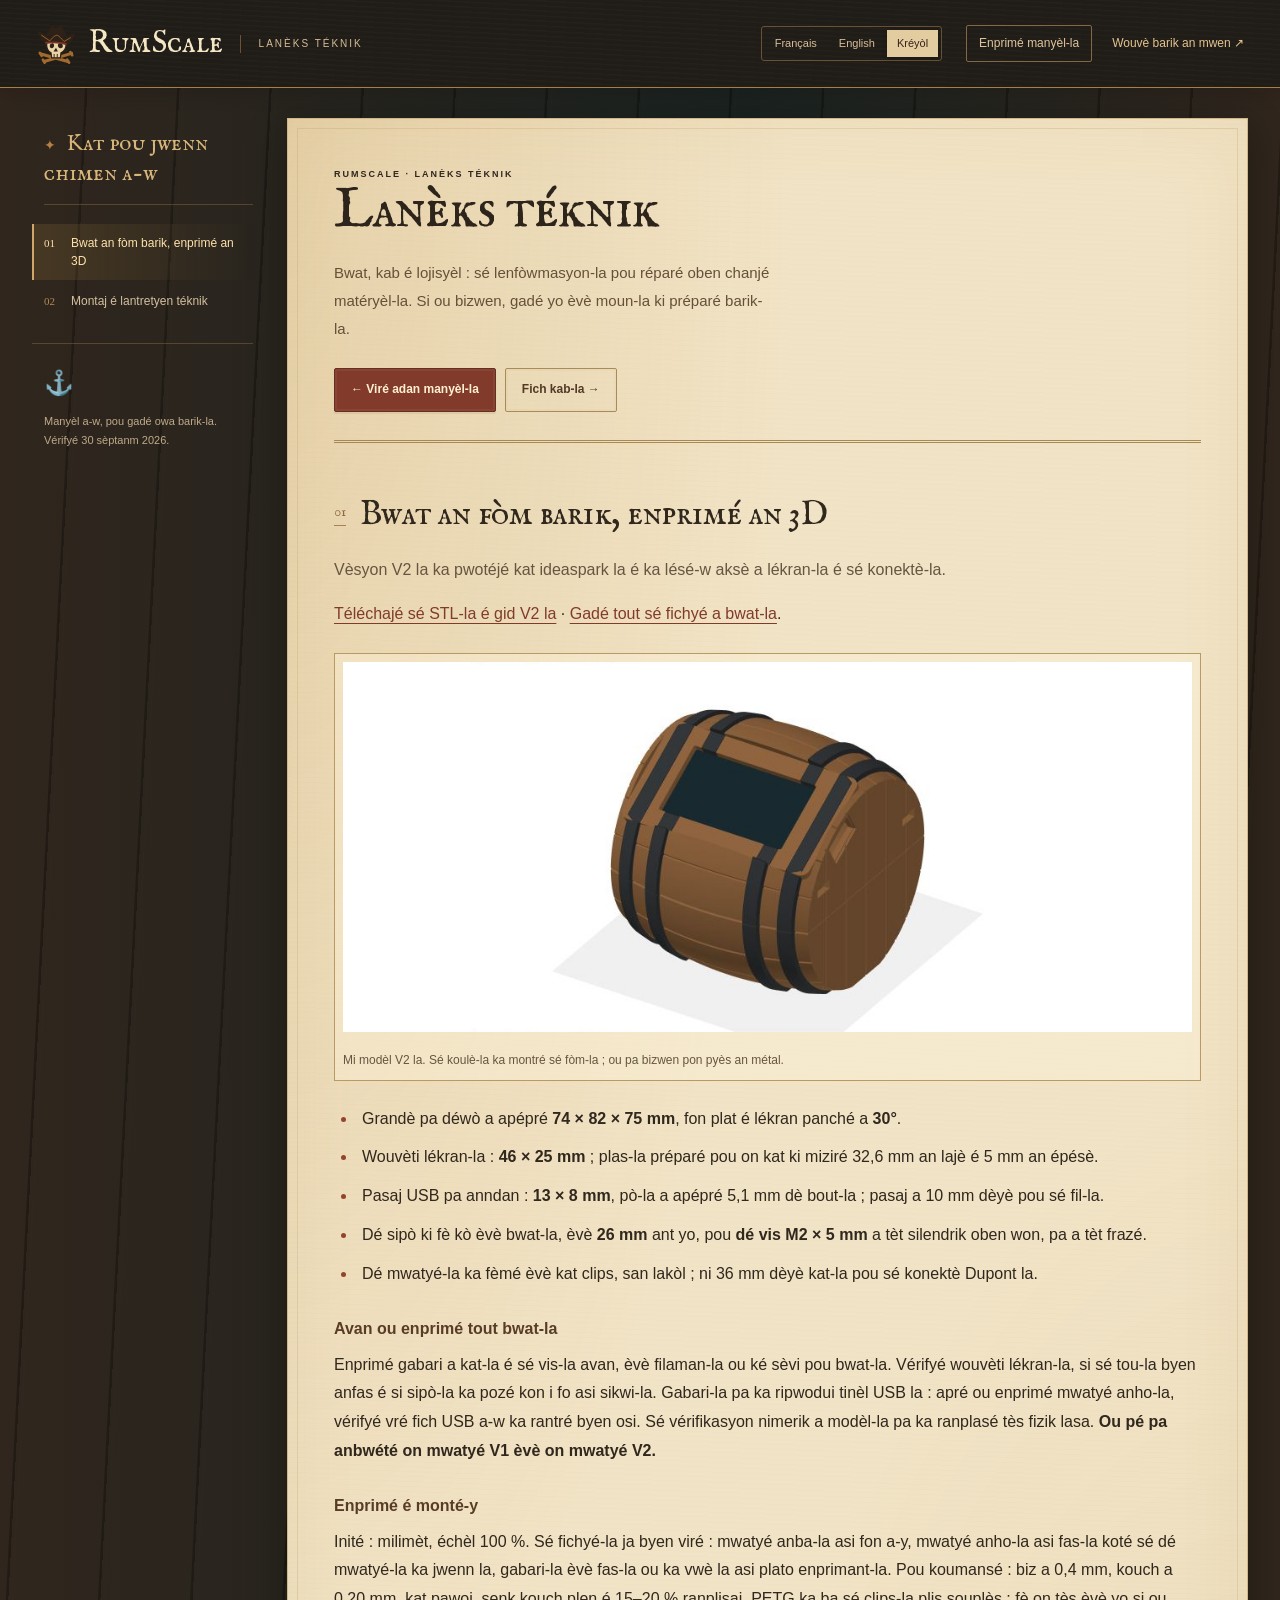
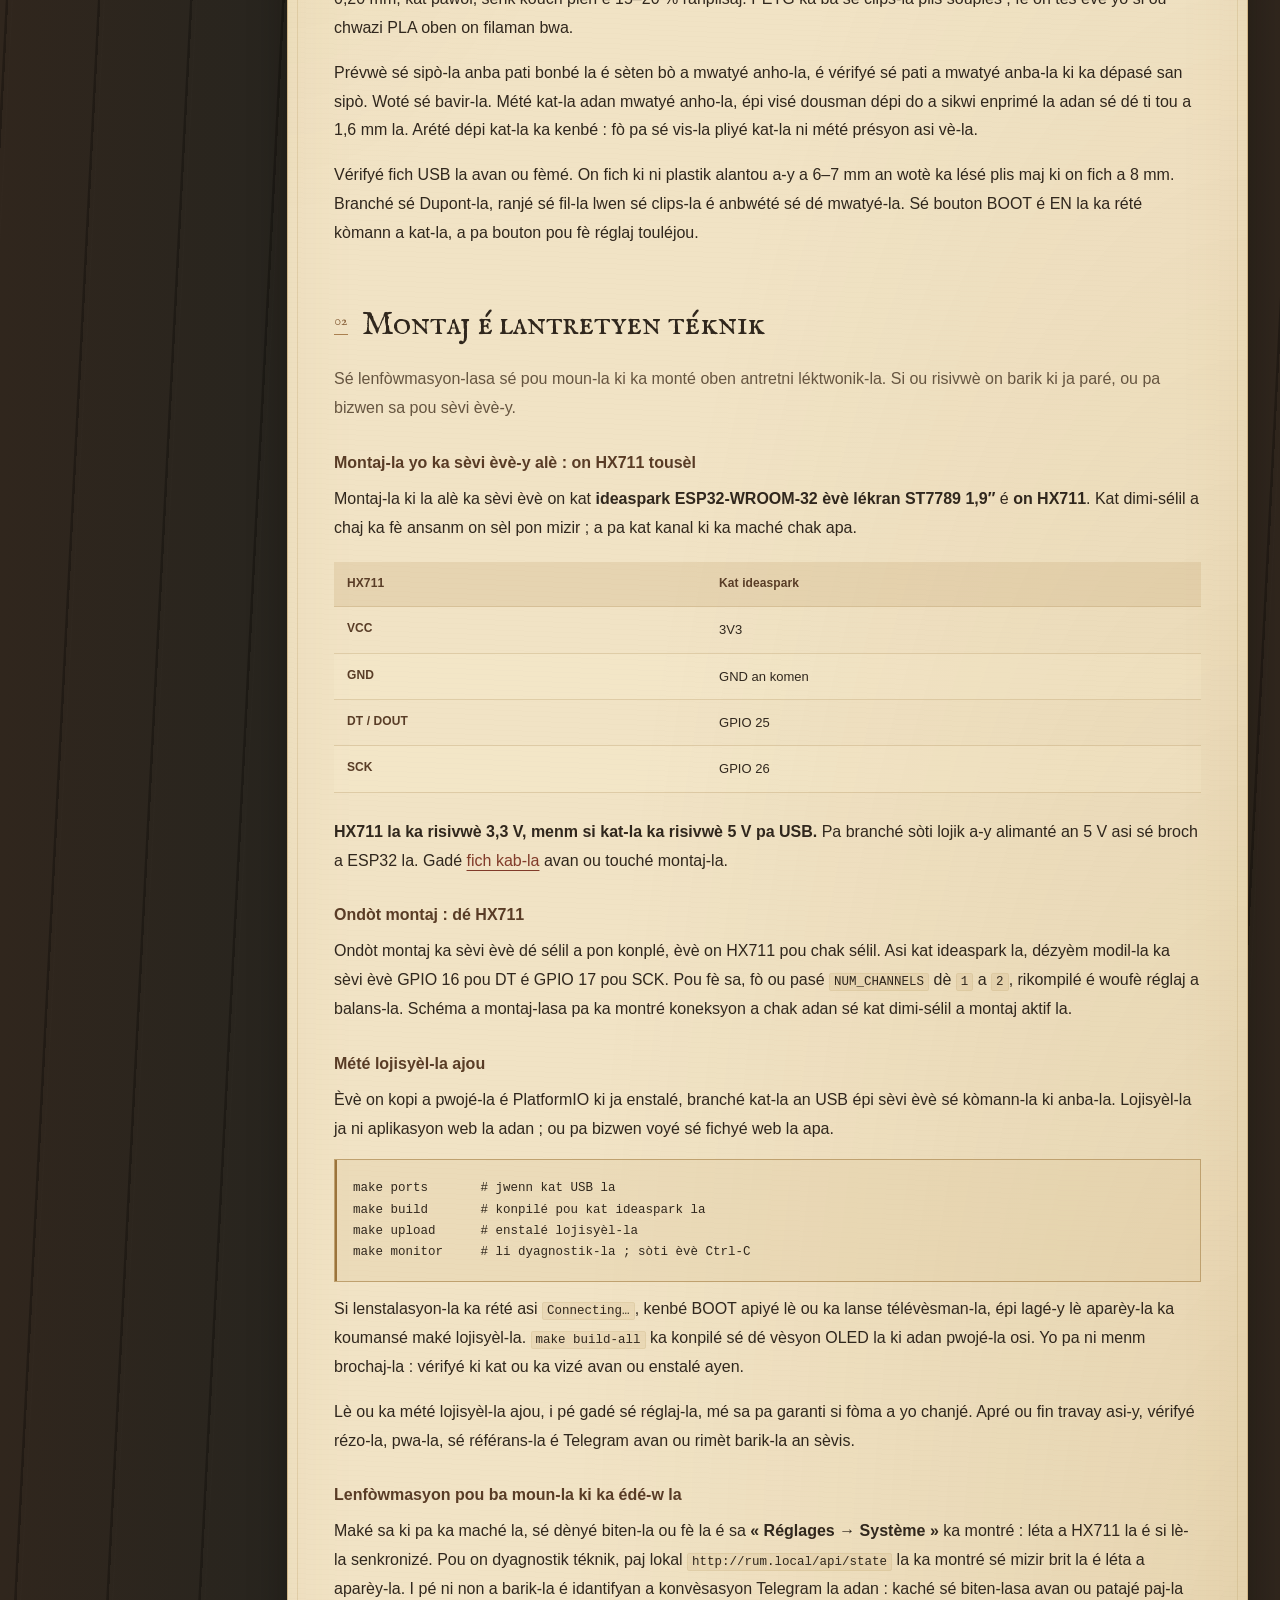
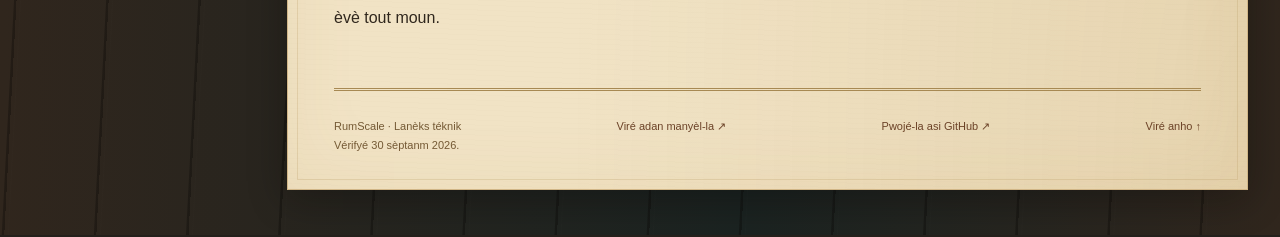
<file: docs/gcf/maintenance.html>
<!doctype html>
<html lang="gcf">
<head>
<meta charset="utf-8">
<meta name="viewport" content="width=device-width, initial-scale=1">
<meta name="description" content="RumScale — Lanèks téknik. Bwat, kab é lojisyèl : sé lenfòwmasyon-la pou réparé oben chanjé matéryèl-la. Si ou bizwen, gadé yo èvè moun-la ki préparé barik-la.">
<meta name="theme-color" content="#201d18">
<title>RumScale — Lanèks téknik</title>
<link rel="canonical" href="https://pbouffaut.github.io/RumScale/gcf/maintenance.html">
<link rel="alternate" hreflang="fr" href="https://pbouffaut.github.io/RumScale/maintenance.html">
<link rel="alternate" hreflang="en" href="https://pbouffaut.github.io/RumScale/en/maintenance.html">
<link rel="alternate" hreflang="gcf" href="https://pbouffaut.github.io/RumScale/gcf/maintenance.html">
<link rel="alternate" hreflang="x-default" href="https://pbouffaut.github.io/RumScale/maintenance.html">
<link rel="icon" type="image/svg+xml" href="../assets/pirate-mark.svg">
<link rel="stylesheet" href="../assets/guide.css">
<script id="guide-strings" type="application/json">{"searchLabel": "Chèché adan sé kèsyon-la", "searchPlaceholder": "Wi-Fi, lékran, balans…", "expand": "Wouvè tout", "collapse": "Fèmé tout", "empty": "Pa ni pon répons. Éséyé ondòt mo, oben gadé pati dépannaj-la pli ho.", "count": "{total} kèsyon pou jwenn répons a-w vit.", "resultOne": "{n} répons asi {total}", "resultMany": "{n} répons asi {total}"}</script>
<script src="../assets/guide.js" defer></script>
</head>
<body id="haut">
<a class="skip" href="#contenu">Alé dirèk adan manyèl-la</a>
<div class="reading-progress" aria-hidden="true"></div>
<header class="topbar">
<a class="brand" href="#haut" aria-label="RumScale"><img src="../assets/pirate-mark.svg" alt="" width="40" height="45"><strong>RumScale</strong><span>Lanèks téknik</span></a>
<nav class="language-switch" aria-label="Lang a gid-la"><a href="../maintenance.html" lang="fr" hreflang="fr" data-guide-lang="fr">Français</a><a href="../en/maintenance.html" lang="en" hreflang="en" data-guide-lang="en">English</a><a href="../gcf/maintenance.html" lang="gcf" hreflang="gcf" data-guide-lang="gcf" title="Kréyòl Gwadloup" aria-current="page">Kréyòl</a></nav>
<div class="top-actions"><button class="print-button" type="button">Enprimé manyèl-la</button><a class="local-link" href="http://rum.local/">Wouvè barik an mwen ↗</a></div>
</header>
<details class="mobile-nav"><summary>Sa ki adan manyèl-la</summary><nav aria-label="Sa ki adan manyèl-la"><a href="#boitier">Bwat an fòm barik, enprimé an 3D</a>
<a href="#avance">Montaj é lantretyen téknik</a></nav></details>
<div class="layout">
<aside class="sidebar"><p class="nav-title">Kat pou jwenn chimen a-w</p><nav aria-label="Sa ki adan manyèl-la"><a href="#boitier">Bwat an fòm barik, enprimé an 3D</a>
<a href="#avance">Montaj é lantretyen téknik</a></nav><p class="nav-note">Manyèl a-w, pou gadé owa barik-la.<br>Vérifyé 30 sèptanm 2026.</p></aside>
<main id="contenu" class="main">
<div class="hero technical-hero">
<p class="eyebrow">RumScale · Lanèks téknik</p>
<h1>Lanèks téknik</h1><p class="intro">Bwat, kab é lojisyèl : sé lenfòwmasyon-la pou réparé oben chanjé matéryèl-la. Si ou bizwen, gadé yo èvè moun-la ki préparé barik-la.</p>
<div class="hero-links"><a class="button" href="index.html#assistance">← Viré adan manyèl-la</a><a class="button secondary" href="cablage.html">Fich kab-la →</a></div>
<p class="print-note">RumScale — Lanèks téknik · Vérifyé 30 sèptanm 2026.</p></div>
<section id="boitier" aria-labelledby="titre-boitier">
  <h2 id="titre-boitier">Bwat an fòm barik, enprimé an 3D</h2>
  <p class="lead">Vèsyon V2 la ka pwotéjé kat ideaspark la é ka lésé-w aksè a lékran-la é sé konektè-la.</p>
  <p><a href="https://github.com/pbouffaut/RumScale/raw/refs/heads/main/hardware/tonneau_ESP32_V2_STL_et_guide.zip">Téléchajé sé STL-la é gid V2 la</a> · <a href="https://github.com/pbouffaut/RumScale/tree/main/hardware/tonneau_v2">Gadé tout sé fichyé a bwat-la</a>.</p>
  <figure><img src="../assets/boitier-v2.png" alt="Modèl a bwat-barik V2 la : lékran-la panché, fon-la plat é dé mwatyé-la ka anbwété yonn adan lòt." loading="lazy"><figcaption>Mi modèl V2 la. Sé koulè-la ka montré sé fòm-la ; ou pa bizwen pon pyès an métal.</figcaption></figure>
  <ul>
    <li>Grandè pa déwò a apépré <strong>74 × 82 × 75 mm</strong>, fon plat é lékran panché a <strong>30°</strong>.</li>
    <li>Wouvèti lékran-la : <strong>46 × 25 mm</strong> ; plas-la préparé pou on kat ki miziré 32,6 mm an lajè é 5 mm an épésè.</li>
    <li>Pasaj USB pa anndan : <strong>13 × 8 mm</strong>, pò-la a apépré 5,1 mm dè bout-la ; pasaj a 10 mm dèyè pou sé fil-la.</li>
    <li>Dé sipò ki fè kò èvè bwat-la, èvè <strong>26 mm</strong> ant yo, pou <strong>dé vis M2 × 5 mm</strong> a tèt silendrik oben won, pa a tèt frazé.</li>
    <li>Dé mwatyé-la ka fèmé èvè kat clips, san lakòl ; ni 36 mm dèyè kat-la pou sé konektè Dupont la.</li>
  </ul>
  <h3>Avan ou enprimé tout bwat-la</h3>
  <p>Enprimé gabari a kat-la é sé vis-la avan, èvè filaman-la ou ké sèvi pou bwat-la. Vérifyé wouvèti lékran-la, si sé tou-la byen anfas é si sipò-la ka pozé kon i fo asi sikwi-la. Gabari-la pa ka ripwodui tinèl USB la : apré ou enprimé mwatyé anho-la, vérifyé vré fich USB a-w ka rantré byen osi. Sé vérifikasyon nimerik a modèl-la pa ka ranplasé tès fizik lasa. <strong>Ou pé pa anbwété on mwatyé V1 èvè on mwatyé V2.</strong></p>
  <h3>Enprimé é monté-y</h3>
  <p>Inité : milimèt, échèl 100 %. Sé fichyé-la ja byen viré : mwatyé anba-la asi fon a-y, mwatyé anho-la asi fas-la koté sé dé mwatyé-la ka jwenn la, gabari-la èvè fas-la ou ka vwè la asi plato enprimant-la. Pou koumansé : biz a 0,4 mm, kouch a 0,20 mm, kat pawoi, senk kouch plen é 15–20 % ranplisaj. PETG ka ba sé clips-la plis souplès ; fè on tès èvè yo si ou chwazi PLA oben on filaman bwa.</p>
  <p>Prévwè sé sipò-la anba pati bonbé la é sèten bò a mwatyé anho-la, é vérifyé sé pati a mwatyé anba-la ki ka dépasé san sipò. Woté sé bavir-la. Mété kat-la adan mwatyé anho-la, épi visé dousman dépi do a sikwi enprimé la adan sé dé ti tou a 1,6 mm la. Arété dépi kat-la ka kenbé : fò pa sé vis-la pliyé kat-la ni mété présyon asi vè-la.</p>
  <p>Vérifyé fich USB la avan ou fèmé. On fich ki ni plastik alantou a-y a 6–7 mm an wotè ka lésé plis maj ki on fich a 8 mm. Branché sé Dupont-la, ranjé sé fil-la lwen sé clips-la é anbwété sé dé mwatyé-la. Sé bouton BOOT é EN la ka rété kòmann a kat-la, a pa bouton pou fè réglaj touléjou.</p>
</section>

<section id="avance" aria-labelledby="titre-avance">
  <h2 id="titre-avance">Montaj é lantretyen téknik</h2>
  <p class="lead">Sé lenfòwmasyon-lasa sé pou moun-la ki ka monté oben antretni léktwonik-la. Si ou risivwè on barik ki ja paré, ou pa bizwen sa pou sèvi èvè-y.</p>
  <h3>Montaj-la yo ka sèvi èvè-y alè : on HX711 tousèl</h3>
  <p>Montaj-la ki la alè ka sèvi èvè on kat <strong>ideaspark ESP32-WROOM-32 èvè lékran ST7789 1,9″</strong> é <strong>on HX711</strong>. Kat dimi-sélil a chaj ka fè ansanm on sèl pon mizir ; a pa kat kanal ki ka maché chak apa.</p>
  <div class="table-wrap"><table><thead><tr><th scope="col">HX711</th><th scope="col">Kat ideaspark</th></tr></thead><tbody><tr><th scope="row">VCC</th><td>3V3</td></tr><tr><th scope="row">GND</th><td>GND an komen</td></tr><tr><th scope="row">DT / DOUT</th><td>GPIO 25</td></tr><tr><th scope="row">SCK</th><td>GPIO 26</td></tr></tbody></table></div>
  <p><strong>HX711 la ka risivwè 3,3 V, menm si kat-la ka risivwè 5 V pa USB.</strong> Pa branché sòti lojik a-y alimanté an 5 V asi sé broch a ESP32 la. Gadé <a href="cablage.html">fich kab-la</a> avan ou touché montaj-la.</p>
  <h3>Ondòt montaj : dé HX711</h3>
  <p>Ondòt montaj ka sèvi èvè dé sélil a pon konplé, èvè on HX711 pou chak sélil. Asi kat ideaspark la, dézyèm modil-la ka sèvi èvè GPIO 16 pou DT é GPIO 17 pou SCK. Pou fè sa, fò ou pasé <code>NUM_CHANNELS</code> dè <code>1</code> a <code>2</code>, rikompilé é woufè réglaj a balans-la. Schéma a montaj-lasa pa ka montré koneksyon a chak adan sé kat dimi-sélil a montaj aktif la.</p>
  <h3>Mété lojisyèl-la ajou</h3>
  <p>Èvè on kopi a pwojé-la é PlatformIO ki ja enstalé, branché kat-la an USB épi sèvi èvè sé kòmann-la ki anba-la. Lojisyèl-la ja ni aplikasyon web la adan ; ou pa bizwen voyé sé fichyé web la apa.</p>
  <pre><code>make ports       # jwenn kat USB la
make build       # konpilé pou kat ideaspark la
make upload      # enstalé lojisyèl-la
make monitor     # li dyagnostik-la ; sòti èvè Ctrl-C</code></pre>
  <p>Si lenstalasyon-la ka rété asi <code>Connecting…</code>, kenbé BOOT apiyé lè ou ka lanse télévèsman-la, épi lagé-y lè aparèy-la ka koumansé maké lojisyèl-la. <code>make build-all</code> ka konpilé sé dé vèsyon OLED la ki adan pwojé-la osi. Yo pa ni menm brochaj-la : vérifyé ki kat ou ka vizé avan ou enstalé ayen.</p>
  <p>Lè ou ka mété lojisyèl-la ajou, i pé gadé sé réglaj-la, mé sa pa garanti si fòma a yo chanjé. Apré ou fin travay asi-y, vérifyé rézo-la, pwa-la, sé référans-la é Telegram avan ou rimèt barik-la an sèvis.</p>
  <h3>Lenfòwmasyon pou ba moun-la ki ka édé-w la</h3>
  <p>Maké sa ki pa ka maché la, sé dènyé biten-la ou fè la é sa <strong>« Réglages → Système »</strong> ka montré : léta a HX711 la é si lè-la senkronizé. Pou on dyagnostik téknik, paj lokal <code>http://rum.local/api/state</code> la ka montré sé mizir brit la é léta a aparèy-la. I pé ni non a barik-la é idantifyan a konvèsasyon Telegram la adan : kaché sé biten-lasa avan ou patajé paj-la èvè tout moun.</p>
</section>
<footer class="site-footer"><p>RumScale · Lanèks téknik<br>Vérifyé 30 sèptanm 2026.</p><a href="index.html">Viré adan manyèl-la ↗</a><a href="https://github.com/pbouffaut/RumScale">Pwojé-la asi GitHub ↗</a><a href="#haut">Viré anho ↑</a></footer>
</main></div>
</body></html>
</file>
<file: docs/assets/guide.css>
@charset "UTF-8";
@font-face{font-family:"Fell English";src:url("fonts/IMFeENsc28P.ttf") format("truetype");font-weight:400;font-style:normal;font-display:swap}
:root{color-scheme:light;--paper:#f1e3c5;--ink:#30271d;--muted:#665540;--line:#cdb991;--accent:#813b2a;--wash:#e7d5af;--green:#285b55;--green-wash:#e0e1ca;--gold:#d9b67a;--serif:"Fell English",Georgia,serif;--sans:-apple-system,BlinkMacSystemFont,"Segoe UI",sans-serif}
*{box-sizing:border-box}
html{scroll-behavior:smooth;scroll-padding-top:0}
body{margin:0;background-color:#24201b;background-image:repeating-linear-gradient(93deg,transparent 0 3px,#ffffff02 4px,transparent 5px 89px,#08060455 90px 92px),linear-gradient(90deg,#30261d,#1b2321 58%,#30261d);color:var(--ink);font:16px/1.8 var(--sans);-webkit-font-smoothing:antialiased}
a{color:var(--accent);text-underline-offset:4px;text-decoration-thickness:1px}
a:hover{color:#4f2118}
button,input{font:inherit}button{cursor:pointer}button:disabled{cursor:default}
a:focus-visible,button:focus-visible,input:focus-visible,summary:focus-visible{outline:3px solid #357c70;outline-offset:4px}
::selection{background:#cda46466}[hidden]{display:none!important}
.skip{position:fixed;top:-90px;left:12px;z-index:20;background:var(--paper);color:var(--ink);padding:10px 20px}.skip:focus{top:12px}
.topbar{height:88px;position:sticky;top:0;z-index:10;display:flex;align-items:center;justify-content:space-between;padding:0 36px;gap:24px;color:#f1e3c5;background:#201d18;background-image:repeating-linear-gradient(3deg,transparent 0 3px,#8c674b09 4px 5px);border-bottom:1px solid #a58046;box-shadow:0 4px 18px #130d0a30}
.brand{display:flex;align-items:center;gap:12px;text-decoration:none;color:#f5e6c4;white-space:nowrap}.brand:hover{color:white}.brand img{width:40px;height:45px;object-fit:contain}.brand strong{font:normal 31px/1 var(--serif);letter-spacing:.2px}.brand span{border-left:1px solid #6c5230;margin-left:4px;padding-left:18px;font-size:10px;letter-spacing:2px;text-transform:uppercase;color:#d8bd94}
.top-actions{display:flex;gap:20px;align-items:center;font-size:12px}.top-actions a{text-decoration:none;color:#e3c38f}.top-actions a:hover{color:#fff0c9}.print-button{border:1px solid #826844;background:transparent;color:#dfc59d;padding:7px 12px;border-radius:2px;font-size:12px}.print-button:hover{background:#5b402a}
.language-switch{display:flex;gap:2px;padding:3px;border:1px solid #685135;border-radius:3px;margin-left:auto}.language-switch a{padding:5px 10px;color:#d7be97;text-decoration:none;font-size:11px;line-height:1.5;white-space:nowrap}.language-switch a[aria-current]{background:#e4cca1;color:#332219;box-shadow:0 1px 5px #0003}.language-switch a:hover{background:#5b402a;color:white}.language-switch a[aria-current]:hover{background:#eedbb9;color:#332219}
.layout{display:grid;grid-template-columns:225px minmax(0,1020px);gap:30px;max-width:1370px;margin:auto;padding:30px 32px 45px}
.sidebar{align-self:start;position:sticky;top:115px;max-height:calc(100dvh - 140px);overflow:auto;padding:11px 4px 20px 0;color:#d8c09a;scrollbar-width:thin;scrollbar-color:#776040 transparent}
.nav-title{font:normal 23px/1.3 var(--serif);color:var(--gold);margin:0 0 19px 12px;padding-bottom:15px;border-bottom:1px solid #b58a4a55}.nav-title:before{content:"✦";font-size:14px;margin-right:11px;color:#b58143}
.sidebar nav{counter-reset:stops}.sidebar nav a{display:flex;gap:10px;text-decoration:none;font-size:12px;line-height:1.5;color:#d3bf9f;padding:10px 10px;border-left:2px solid transparent;margin:2px 0}.sidebar nav a:before{counter-increment:stops;content:counter(stops,decimal-leading-zero);font:11px/1.7 Georgia,serif;color:#b18c53;min-width:17px}.sidebar nav a:hover{background:#a77e3f18;color:#fff0d4}.sidebar nav a[aria-current]{background:linear-gradient(90deg,#a5803c35,transparent);border-color:#d1a769;color:#ffe2ac}.sidebar nav a[aria-current]:before{color:#ffe2ac}
.nav-note{font-size:11px;line-height:1.7;color:#bfaa88;border-top:1px solid #b58a4a55;padding:19px 12px;margin:23px 0 0}.nav-note:before{content:"⚓";font-size:24px;display:block;color:#d2af75;margin-bottom:8px}
.mobile-nav{display:none}
.main{min-width:0;padding:0 46px 28px;position:relative;border:1px solid #d1b687;background-color:var(--paper);background-image:radial-gradient(ellipse at 0 0,#b9863330,transparent 500px),radial-gradient(ellipse at 100% 100%,#a77e3526,transparent 50%),repeating-linear-gradient(2deg,#61441b03 0 1px,transparent 1px 5px);box-shadow:0 9px 36px #0b080755,inset 0 0 75px #b1842e16;counter-reset:chapters}
.main:before{content:"";position:absolute;inset:9px;border:1px solid #b8996244;pointer-events:none}
.hero{position:relative;padding:47px 0 28px;margin-bottom:43px;border-bottom:3px double #a78953}
.hero-topline{display:flex;align-items:center;justify-content:space-between;gap:12px;margin-bottom:25px;color:#7b5630}.eyebrow{font-size:9px;letter-spacing:2px;font-weight:650;text-transform:uppercase;margin:0}.hero-edition{font:italic 12px Georgia,serif;white-space:nowrap;color:#735a35}
.hero-grid{display:grid;grid-template-columns:minmax(0,1.3fr) minmax(210px,1fr);gap:0;align-items:center}
.hero h1{font:normal clamp(43px,4.4vw,64px)/1.03 var(--serif);letter-spacing:-1.3px;margin:0 0 19px;color:#2d241b}.hero h1 span{color:#8b3b29}.hero .intro{font-size:15px;line-height:1.85;max-width:440px;color:#665039;margin:0 0 26px}.hero-art{position:relative;min-width:0;align-self:center;padding:0 0 5px 4px}.hero-art img{display:block;width:100%;height:auto;max-height:355px;object-fit:contain;filter:drop-shadow(2px 4px 1px #77491e12)}.hero-art figcaption{text-align:center;font:normal 12px var(--serif);letter-spacing:2px;color:#795d35;margin-top:-8px;text-transform:uppercase}
.hero-links{display:flex;gap:9px;flex-wrap:wrap}.button{display:inline-flex;align-items:center;gap:16px;text-decoration:none;background:#823b2b;color:#fff0d1;border:1px solid #643022;padding:10px 16px;font-size:12px;font-weight:650;box-shadow:inset 0 0 0 2px #ffffff0c,0 2px 1px #6b46191a;border-radius:2px}.button:hover{background:#652c1f;color:#fff4df}.button.secondary{background:transparent;color:#523a27;border-color:#a78b5b;box-shadow:inset 0 0 0 2px #ad85400c}.button.secondary:hover{background:#dfc79a}
.quick-paths{display:grid;grid-template-columns:repeat(3,1fr);gap:20px;margin:28px 0 0}.quick-paths a{display:block;color:#735c40;text-decoration:none;font-size:11px;line-height:1.6;border-top:1px solid #b49a6a;padding-top:12px}.quick-paths strong{display:block;color:#513521;font-size:12px;margin-bottom:3px}.quick-paths a:hover strong{color:#8b3020}
main section{margin:0 0 48px;scroll-margin-top:110px}h2{font:normal 34px/1.25 var(--serif);letter-spacing:-.25px;margin:0 0 19px;padding-top:8px;display:flex;gap:14px;align-items:baseline}main section>h2:before{counter-increment:chapters;content:counter(chapters,decimal-leading-zero);font:normal 14px/1 var(--serif);color:#8c6640;border-bottom:1px solid #aa8050;padding-bottom:6px;align-self:center;flex-shrink:0}h3{font-size:16px;line-height:1.5;margin:28px 0 10px;color:#593c26}h4{font-size:15px;margin:25px 0 8px}p{margin:0 0 16px}section>p:first-of-type{color:var(--muted)}ul,ol{padding-left:23px;margin:14px 0 20px}li{padding-left:5px;margin-bottom:10px}li::marker{color:#91452c;font-weight:650}li ul,li ol{margin:9px 0 10px}strong{font-weight:650}
code{font:12.5px/1.7 ui-monospace,SFMono-Regular,Menlo,monospace;background:#c7a8732f;border:1px solid #aa8c5320;padding:1px 4px;border-radius:2px;overflow-wrap:anywhere}pre{background:#ddc89f55;border:1px solid #bfa16f;padding:18px;overflow-x:auto;font-size:13px;line-height:1.6;box-shadow:inset 2px 0 #9b743c}pre code{background:none;border:0;padding:0;overflow-wrap:normal}
.table-wrap{overflow-x:auto;max-width:100%;margin:20px 0 25px}table{border-collapse:collapse;font-size:13px;line-height:1.65;width:100%;display:block;overflow-x:auto;margin:20px 0 25px}.table-wrap table{margin:0;display:table}thead{background:#c5a77944}th{text-align:left;font-size:12px;letter-spacing:.1px;color:#593d27}th,td{border-bottom:1px solid #b69a6755;padding:12px 13px;vertical-align:top}td:first-child{font-weight:550}tbody tr:nth-child(even){background:#fff4d520}
.callout,.note,.warning,.tip{padding:18px 21px;background:#c9c8a044;border:1px solid #99956266;border-left:3px solid #727d52;margin:22px 0;font-size:14px;line-height:1.75}.warning{background:#d9b7853d;border-color:#a77745}.callout p:last-child,.note p:last-child,.warning p:last-child,.tip p:last-child{margin-bottom:0}.callout h3,.note h3,.warning h3{margin-top:0}blockquote{border-left:3px solid #84503a;padding:12px 20px;margin:22px 0;background:#c9a67433;font-size:14px}
.main img{max-width:100%;height:auto}figure{margin:24px 0}figcaption{font-size:12px;color:var(--muted);margin-top:8px}.main section figure{border:1px solid #ba9a64;padding:8px;background:#fff5de55}.main section figure img{max-height:370px;object-fit:contain;background:white;width:100%}.hero-art{margin:0}
main details{border-bottom:1px solid #b79b69aa;margin:0}summary{cursor:pointer;list-style:none;position:relative;padding:20px 42px 20px 0;font-size:15px;font-weight:600;line-height:1.5}summary::-webkit-details-marker{display:none}summary:after{content:"+";position:absolute;right:8px;top:16px;font-size:23px;font-weight:300;color:#8a472c}details[open]>summary:after{content:"−"}details>div{padding:0 24px 9px 0;font-size:15px;color:var(--muted)}details>div strong{color:var(--ink)}
.faq-tools{border:1px solid #b29765;background:#ead7b155;padding:16px;margin:23px 0 7px;display:flex;align-items:center;gap:15px;flex-wrap:wrap;box-shadow:inset 0 0 0 4px #fff1d128}.faq-tools label{display:block;font-size:12px;font-weight:600;color:#634b31;margin-bottom:5px}.faq-search{flex:1;min-width:190px}.faq-search input{border:1px solid #a78a59;padding:10px 12px;width:100%;color:var(--ink);background:#fcf0d8;font-size:14px;border-radius:2px}.faq-tools button{align-self:flex-end;border:1px solid #a08251;background:#dbc397;padding:10px 14px;font-size:12px;color:#4d3824;white-space:nowrap;border-radius:2px}.faq-tools button:hover{background:#cfb382}.faq-count{font-size:12px!important;color:var(--muted);margin:0 0 9px!important}.no-results{padding:20px;background:var(--wash)}
.site-footer{border-top:3px double #a78953;padding:26px 0 5px;margin-top:55px;color:#745934;font-size:11px;display:flex;align-items:baseline;justify-content:space-between;gap:16px;flex-wrap:wrap}.site-footer p{margin:0}.site-footer a{text-decoration:none;color:#6b4227}.reading-progress{position:fixed;height:2px;background:#cd9a51;top:86px;left:0;z-index:11;width:0}.print-note{display:none}
@media(min-width:1500px){.layout{gap:38px}.hero h1{font-size:67px}}
@media(max-width:1150px){.brand span{display:none}.topbar{padding:0 24px;gap:15px}.top-actions{gap:15px}.layout{grid-template-columns:190px minmax(0,1fr);gap:20px;padding:25px 24px}.main{padding:0 31px 24px}.hero-grid{grid-template-columns:1.35fr 1fr}.hero h1{font-size:52px}.hero .intro{font-size:14px}.hero-art img{max-height:290px}.hero-topline{display:block}.hero-edition{display:none}.eyebrow{font-size:8px;letter-spacing:1.4px}.button{padding:9px 12px;font-size:11px;gap:10px}.sidebar nav a{font-size:11px}.quick-paths{gap:15px}}
@media(max-width:850px){.print-button{display:none}.topbar{height:80px}.reading-progress{top:78px}.layout{grid-template-columns:170px minmax(0,1fr);gap:15px;padding:18px}.main{padding:0 25px 24px}.sidebar{top:101px}.hero h1{font-size:45px}.hero-grid{grid-template-columns:minmax(0,1.4fr) minmax(130px,1fr)}.hero-art img{max-height:245px}.hero-art figcaption{font-size:9px;letter-spacing:1px}.hero .intro{font-size:13px}.quick-paths{grid-template-columns:1fr;gap:9px;margin-top:20px}.quick-paths a{padding-top:9px}.quick-paths strong{display:inline;margin-right:5px}.hero-links{gap:8px}.language-switch a{padding:5px 8px}h2{font-size:30px}}
@media(max-width:740px){
 .topbar{height:106px;padding:10px 20px 8px;gap:0;display:grid;grid-template-columns:1fr auto;grid-template-rows:42px 34px}.brand{gap:8px}.brand strong{font-size:28px}.brand img{width:29px;height:33px}.brand span{display:none}.top-actions{grid-column:2;grid-row:1}.top-actions .local-link{font-size:11px}.language-switch{grid-column:1/-1;grid-row:2;margin:0 auto;gap:3px;border:0;padding:0}.language-switch a{padding:3px 13px;font-size:11px}.language-switch a[aria-current]{box-shadow:none}.reading-progress{top:104px}
 .layout{display:block;padding:0 12px 20px}.sidebar{display:none}.main{padding:0 21px 22px;border-top:0}.main:before{inset:7px}.mobile-nav{display:block;position:sticky;top:106px;z-index:9;margin:0 12px;border:1px solid #ba9a65;border-top:0;background:#ddc599}.mobile-nav>summary{padding:11px 21px;font-size:12px;line-height:1.5;color:#513923}.mobile-nav>summary:after{right:22px;top:4px}.mobile-nav nav{padding:5px 20px 19px;max-height:60dvh;overflow:auto;display:grid;grid-template-columns:repeat(2,minmax(0,1fr));gap:8px 15px}.mobile-nav a{font-size:12px;text-decoration:none;color:#543b27;padding:4px 0}.hero{padding:29px 0 23px;margin-bottom:29px}.hero-topline{margin-bottom:22px}.eyebrow{font-size:8px;line-height:1.8;letter-spacing:1.4px}.hero-grid{display:grid;grid-template-columns:minmax(0,1fr) 135px;gap:0}.hero-copy{display:contents}.hero h1{font-size:41px;letter-spacing:-.5px;grid-row:1;grid-column:1;margin:0 0 15px;z-index:1}.hero h1 span{display:block}.hero h1 br{display:none}.hero-art{grid-column:2;grid-row:1;align-self:center;margin:0 -9px 0 0}.hero-art img{max-height:190px}.hero-art figcaption{display:none}.hero .intro{grid-column:1/-1;grid-row:2;font-size:14px;margin:4px 0 21px;line-height:1.8}.hero-links{grid-column:1/-1;grid-row:3}.button{font-size:12px;padding:10px 13px}.quick-paths{margin-top:24px;gap:11px}.quick-paths a{font-size:11px}.quick-paths strong{font-size:12px}
 main section{scroll-margin-top:168px;margin-bottom:38px}h2{font-size:29px;gap:10px}main section>h2:before{font-size:12px}h3{font-size:16px}body{font-size:15px;line-height:1.8}th,td{padding:10px 11px;min-width:125px}summary{font-size:14px}details>div{font-size:14px;padding-right:5px}.faq-tools{padding:12px;gap:11px}.faq-search{min-width:175px}.faq-tools button{padding:8px 10px}.site-footer{font-size:11px;gap:10px}.callout,.note,.warning,.tip{padding:14px 16px;font-size:13px}pre{padding:15px}
}
@media(max-width:380px){.topbar{padding-right:15px;padding-left:15px}.brand strong{font-size:25px}.top-actions .local-link{font-size:10px}.layout{padding:0 8px 15px}.mobile-nav{margin:0 8px}.main{padding-left:18px;padding-right:18px}.hero-grid{grid-template-columns:minmax(0,1fr) 111px}.hero h1{font-size:36px}.button{font-size:11px;padding:9px 10px}.hero-art{margin-right:-9px}.hero-art img{max-height:160px}.eyebrow{font-size:7px;letter-spacing:1px}h2{font-size:27px}}
@media(prefers-reduced-motion:reduce){html{scroll-behavior:auto}*{transition:none!important}}
@media print{
 html{scroll-behavior:auto}.topbar,.sidebar,.mobile-nav,.hero-links,.quick-paths,.faq-tools,.faq-count,.reading-progress,.skip,.no-results,.hero-art,.hero-topline{display:none!important}body{background:white;color:black;font-size:10pt;line-height:1.55}.layout{display:block;padding:0;max-width:none}.main{background:white;border:0;box-shadow:none;padding:0}.main:before{display:none}.hero{padding:0 0 15px;margin-bottom:24px}.hero-grid{display:block}.hero-copy{display:block}.hero h1{font-size:32pt}.hero h1 span{color:black}.hero .intro{font-size:11pt}h2{font-size:21pt}h3{font-size:12pt}h2,h3,summary{break-after:avoid}main section{margin-bottom:25px}details,.note,.callout,.warning,figure{break-inside:avoid}details>div{display:block!important;padding:0 0 8px;font-size:10pt}details>summary{font-size:10pt;padding:12px 0 6px}summary:after{display:none}a{color:inherit;text-decoration:underline}table{display:table;font-size:9pt}th,td{padding:7px}pre,code{white-space:pre-wrap;font-size:8pt}.print-note{display:block;font-size:10pt}.main figure img{max-height:200px}.site-footer{padding-top:15px}.main [hidden]{display:revert!important}.main img{max-width:100%}@page{margin:16mm}
}
</file>
<file: docs/assets/pirate-chart.css>
@font-face{font-family:"Fell English";src:url("fonts/IMFeENsc28P.ttf") format("truetype");font-weight:400;font-display:swap}
:root,:root[data-theme]{color-scheme:light;--bg:#f0e1c3;--panel:#f7ecd3;--panel-2:#e8d4ad;--line:#c4a875;--line-2:#af8d56;--ink:#30271d;--ink-2:#634e36;--ink-3:#795f3d;--accent:#813b2a;--accent-soft:#9d743d;--warn:#943e2c;--ok:#285b55;--wire-red:#ac3028;--wire-black:#302a24;--wire-white:#fffdf2;--wire-green:#28634e;--wire-halo:#8f7852;--serif:"Fell English",Georgia,serif}
body{background:#26211b;background-image:repeating-linear-gradient(91deg,transparent 0 88px,#08050350 89px 91px);padding:26px 20px}
.wrap{background:var(--bg);background-image:radial-gradient(ellipse at 0 0,#ae7c2e26,transparent 65%);border:1px solid #c8aa76;box-shadow:inset 0 0 0 8px #ecd8b477,0 12px 32px #0005;max-width:1100px;margin:auto;padding:45px 46px}
.eyebrow{color:#865636;letter-spacing:2px}h1{font-weight:400;font-size:45px}h2{font-weight:400;font-size:30px}.callout{border-radius:0;border-color:#a9834f;background:#dbc59855}.callout .t{font-family:var(--serif);font-size:20px}.tablewrap,figure{border-radius:0}a{color:var(--accent);text-underline-offset:4px}a:focus-visible{outline:3px solid var(--ok);outline-offset:4px}header>p:first-of-type{font-size:12px}footer{color:#6e5434}.n{color:var(--accent)}
.chart-languages{display:flex;flex-wrap:wrap;gap:8px;font-size:13px;margin-bottom:8px}.chart-languages a{padding:5px 10px;text-decoration:none;border:1px solid var(--line)}.chart-languages [aria-current=page]{background:var(--ink);color:var(--bg)}
ol.steps li{display:block;position:relative;padding-left:38px}ol.steps li::before{position:absolute;left:0;top:2px;width:26px}
@media(max-width:600px){body{padding:10px}.wrap{padding:24px 19px;gap:26px}h1{font-size:35px}h2{font-size:26px}}
@media print{body{background:white;padding:0}.wrap{border:0;box-shadow:none;background:white;padding:0}header>p:first-of-type,.chart-languages{display:none}h1{font-size:30pt}h2{font-size:20pt}}
</file>
